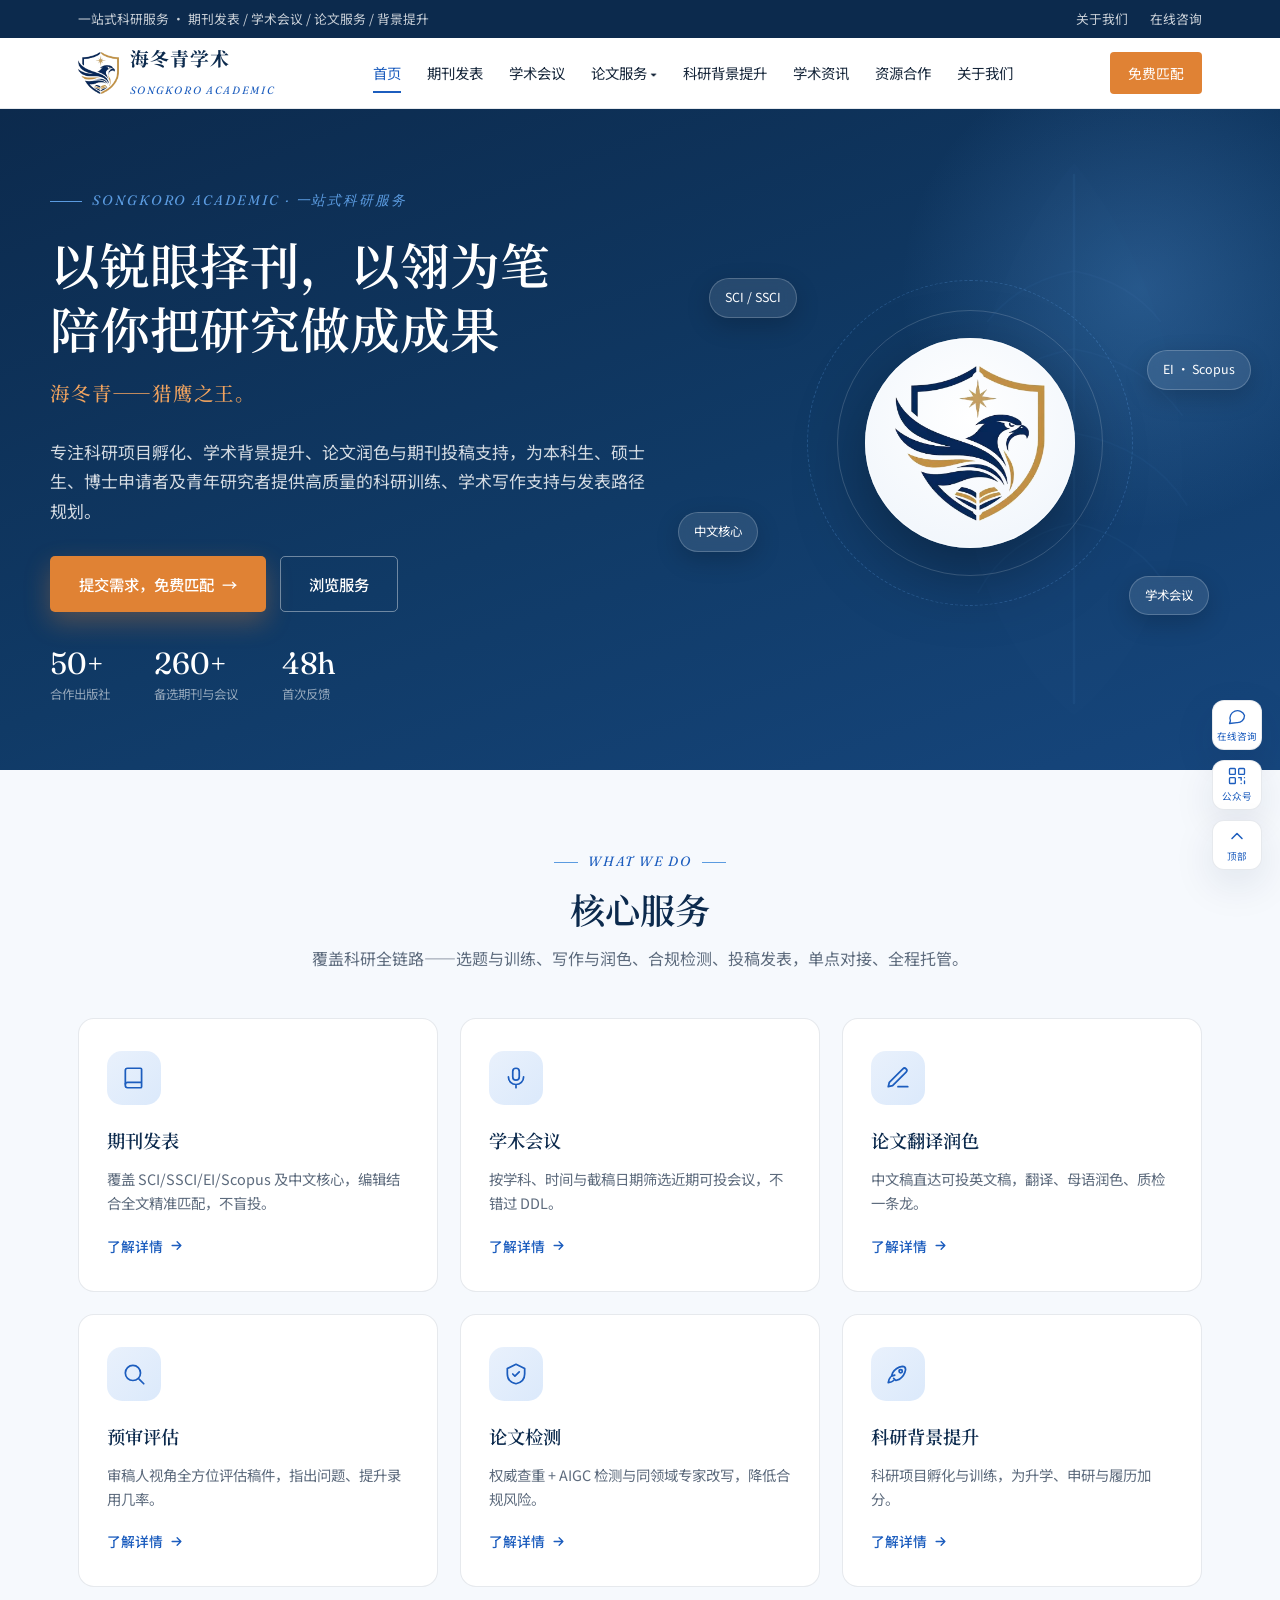
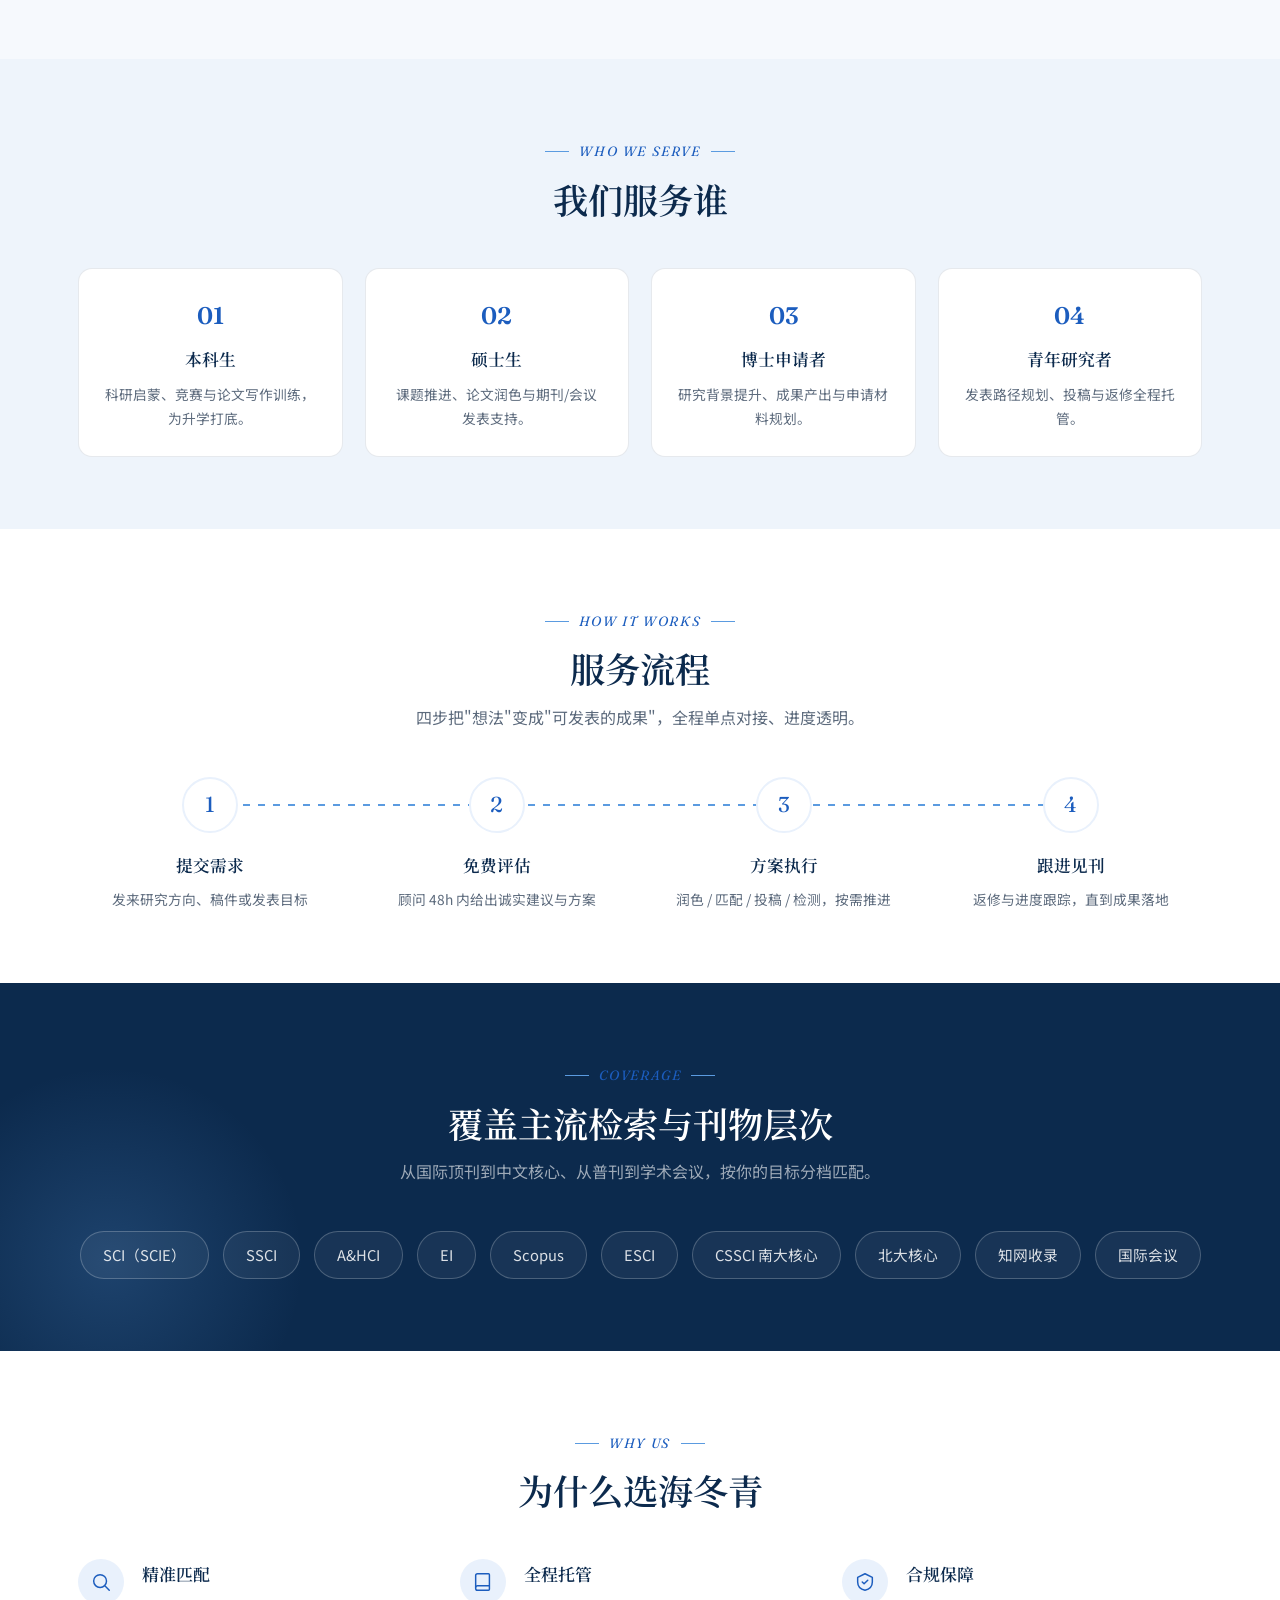
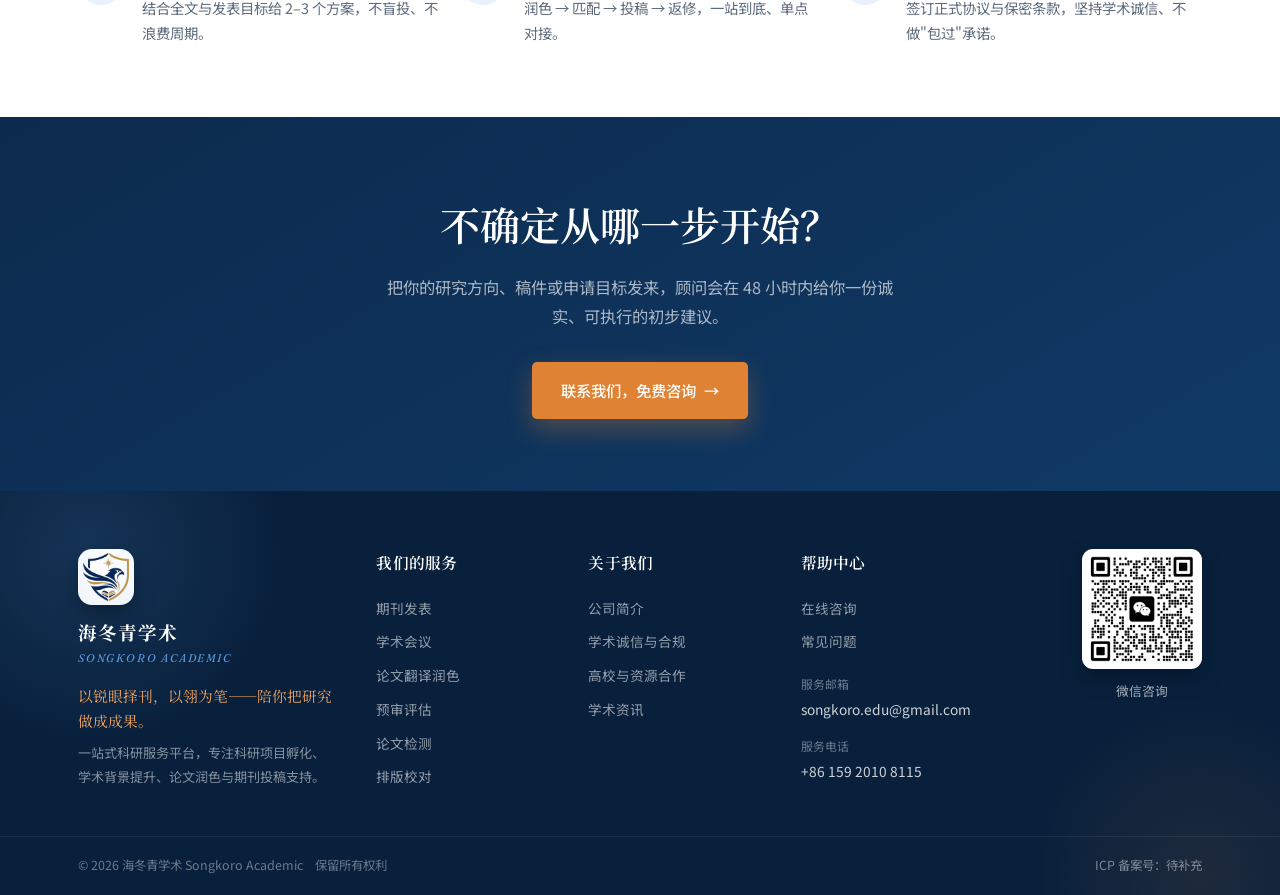
<file: index.html>
<!DOCTYPE html>
<html lang="zh-CN">
<head>
<meta charset="UTF-8" />
<meta name="viewport" content="width=device-width, initial-scale=1.0" />
<title>一站式科研服务平台 · 海冬青学术 Songkoro Academic</title>
<meta name="description" content="海冬青·专注科研项目孵化、学术背景提升、论文润色与期刊投稿支持的一站式科研服务平台" />
<link rel="icon" type="image/png" href="assets/logo.png" />
<link rel="preconnect" href="https://fonts.googleapis.com">
<link rel="preconnect" href="https://fonts.gstatic.com" crossorigin>
<link href="https://fonts.googleapis.com/css2?family=Fraunces:ital,opsz,wght@0,9..144,400;1,9..144,400;1,9..144,500&family=Noto+Serif+SC:wght@500;600;700&family=Noto+Sans+SC:wght@300;400;500;700&display=swap" rel="stylesheet">
<link rel="stylesheet" href="assets/site.css" />
</head>
<body>
<div class="util">
  <div class="wrap">
    <span>一站式科研服务 · 期刊发表 / 学术会议 / 论文服务 / 背景提升</span>
    <div class="util-right"><a href="about.html">关于我们</a><a href="#cta">在线咨询</a></div>
  </div>
</div>

<nav id="nav">
  <div class="wrap nav-in">
    <a class="brand" href="index.html">
      <span class="brand-mark"><img class="brand-logo" src="assets/logo.png" alt="海冬青学术 logo"></span>
      <span class="brand-text"><span class="brand-zh">海冬青学术</span><br><span class="brand-en">Songkoro Academic</span></span>
    </a>
        <div class="nav-links">
      <a href="index.html" class="active">首页</a>
      <a href="journals.html">期刊发表</a>
      <a href="conferences.html">学术会议</a>
      <div class="nav-drop">
        <a href="translation.html" class="nav-drop-t">论文服务 ▾</a>
        <div class="nav-menu">
          <a href="translation.html">论文翻译润色</a>
          <a href="prereview.html">预审评估</a>
          <a href="detection.html">论文检测</a>
          <a href="typesetting.html">排版校对</a>
        </div>
      </div>
      <a href="background.html">科研背景提升</a>
      <a href="news.html">学术资讯</a>
      <a href="cooperation.html">资源合作</a>
      <a href="about.html">关于我们</a>
    </div>
    <a href="#cta" class="nav-cta">免费匹配</a>
  </div>
</nav>
<header class="hero-wrap">
  <svg class="hero-feather" viewBox="0 0 300 500" fill="none"><path d="M150 20C150 20 60 120 60 280c0 90 50 170 90 200 40-30 90-110 90-200C240 120 150 20 150 20z" fill="#5b9be0" fill-opacity="0.10"/><path d="M150 30v440" stroke="#5b9be0" stroke-opacity="0.5" stroke-width="2" stroke-linecap="round"/><g stroke="#5b9be0" stroke-opacity="0.3" stroke-width="1.4" stroke-linecap="round"><path d="M150 110C120 116 95 130 78 152M150 110C180 116 205 130 222 152"/><path d="M150 175C112 182 82 200 60 230M150 175C188 182 218 200 240 230"/><path d="M150 245C108 253 76 273 56 305M150 245C192 253 224 273 244 305"/><path d="M150 320C114 328 86 348 70 378M150 320C186 328 214 348 230 378"/></g></svg>
  <div class="wrap hero-grid">
    <div class="hero">
      <div class="eyebrow">Songkoro Academic · 一站式科研服务</div>
      <h1>以锐眼择刊，以翎为笔<br>陪你把研究做成成果</h1>
      <p class="slogan">海冬青——猎鹰之王。</p>
      <p class="lead">专注科研项目孵化、学术背景提升、论文润色与期刊投稿支持，为本科生、硕士生、博士申请者及青年研究者提供高质量的科研训练、学术写作支持与发表路径规划。</p>
      <div class="hero-actions">
        <a class="btn btn-primary" href="#cta">提交需求，免费匹配 <span>→</span></a>
        <a class="btn btn-ghost" href="#services">浏览服务</a>
      </div>
      <div class="hero-stats">
        <div><div class="num">50+</div><div class="lbl">合作出版社</div></div>
        <div><div class="num">260+</div><div class="lbl">备选期刊与会议</div></div>
        <div><div class="num">48h</div><div class="lbl">首次反馈</div></div>
      </div>
    </div>
    <div class="hero-visual rv">
      <div class="hv-disc"><img src="assets/logo.png" alt="海冬青学术 logo"></div>
      <span class="hv-chip c1">SCI / SSCI</span>
      <span class="hv-chip c2">EI · Scopus</span>
      <span class="hv-chip c3">中文核心</span>
      <span class="hv-chip c4">学术会议</span>
    </div>
  </div>
</header>

<section id="services">
  <div class="wrap">
    <div class="sec-head rv"><div class="sec-tag">What we do</div><h2>核心服务</h2><p>覆盖科研全链路——选题与训练、写作与润色、合规检测、投稿发表，单点对接、全程托管。</p></div>
    <div class="grid-3">
      <a class="card rv" href="journals.html"><div class="ico"><svg viewBox="0 0 24 24" fill="none" stroke="currentColor" stroke-width="1.6"><path d="M4 5a2 2 0 0 1 2-2h12a1 1 0 0 1 1 1v16a1 1 0 0 1-1 1H6a2 2 0 0 1-2-2V5z"/><path d="M4 18a2 2 0 0 1 2-2h13"/></svg></div><h4>期刊发表</h4><p>覆盖 SCI/SSCI/EI/Scopus 及中文核心，编辑结合全文精准匹配，不盲投。</p><span class="more">了解详情 <svg viewBox="0 0 24 24" fill="none" stroke="currentColor" stroke-width="2.2"><path d="M5 12h14M13 6l6 6-6 6" stroke-linecap="round" stroke-linejoin="round"/></svg></span></a>
      <a class="card rv" href="conferences.html"><div class="ico"><svg viewBox="0 0 24 24" fill="none" stroke="currentColor" stroke-width="1.6"><rect x="9" y="3" width="6" height="11" rx="3"/><path d="M5 11a7 7 0 0 0 14 0M12 18v3" stroke-linecap="round"/></svg></div><h4>学术会议</h4><p>按学科、时间与截稿日期筛选近期可投会议，不错过 DDL。</p><span class="more">了解详情 <svg viewBox="0 0 24 24" fill="none" stroke="currentColor" stroke-width="2.2"><path d="M5 12h14M13 6l6 6-6 6" stroke-linecap="round" stroke-linejoin="round"/></svg></span></a>
      <a class="card rv" href="translation.html"><div class="ico"><svg viewBox="0 0 24 24" fill="none" stroke="currentColor" stroke-width="1.6"><path d="M12 20h9M16.5 3.5a2.1 2.1 0 0 1 3 3L7 19l-4 1 1-4 12.5-12.5z" stroke-linecap="round" stroke-linejoin="round"/></svg></div><h4>论文翻译润色</h4><p>中文稿直达可投英文稿，翻译、母语润色、质检一条龙。</p><span class="more">了解详情 <svg viewBox="0 0 24 24" fill="none" stroke="currentColor" stroke-width="2.2"><path d="M5 12h14M13 6l6 6-6 6" stroke-linecap="round" stroke-linejoin="round"/></svg></span></a>
      <a class="card rv" href="prereview.html"><div class="ico"><svg viewBox="0 0 24 24" fill="none" stroke="currentColor" stroke-width="1.6"><circle cx="11" cy="11" r="7"/><path d="m21 21-4.3-4.3" stroke-linecap="round"/></svg></div><h4>预审评估</h4><p>审稿人视角全方位评估稿件，指出问题、提升录用几率。</p><span class="more">了解详情 <svg viewBox="0 0 24 24" fill="none" stroke="currentColor" stroke-width="2.2"><path d="M5 12h14M13 6l6 6-6 6" stroke-linecap="round" stroke-linejoin="round"/></svg></span></a>
      <a class="card rv" href="detection.html"><div class="ico"><svg viewBox="0 0 24 24" fill="none" stroke="currentColor" stroke-width="1.6"><path d="M12 3l8 4v5c0 5-3.5 8-8 9-4.5-1-8-4-8-9V7l8-4z" stroke-linecap="round" stroke-linejoin="round"/><path d="m9 12 2 2 4-4" stroke-linecap="round" stroke-linejoin="round"/></svg></div><h4>论文检测</h4><p>权威查重 + AIGC 检测与同领域专家改写，降低合规风险。</p><span class="more">了解详情 <svg viewBox="0 0 24 24" fill="none" stroke="currentColor" stroke-width="2.2"><path d="M5 12h14M13 6l6 6-6 6" stroke-linecap="round" stroke-linejoin="round"/></svg></span></a>
      <a class="card rv" href="background.html"><div class="ico"><svg viewBox="0 0 24 24" fill="none" stroke="currentColor" stroke-width="1.6"><path d="M5 15c-1.5 1.5-2 5-2 5s3.5-.5 5-2M9 13l-3 1 1-3a13 13 0 0 1 9-6c2 0 3 1 3 3a13 13 0 0 1-6 9l-3 1-2-2" stroke-linecap="round" stroke-linejoin="round"/><circle cx="14.5" cy="9.5" r="1.5"/></svg></div><h4>科研背景提升</h4><p>科研项目孵化与训练，为升学、申研与履历加分。</p><span class="more">了解详情 <svg viewBox="0 0 24 24" fill="none" stroke="currentColor" stroke-width="2.2"><path d="M5 12h14M13 6l6 6-6 6" stroke-linecap="round" stroke-linejoin="round"/></svg></span></a>
    </div>
  </div>
</section>

<section class="audience">
  <div class="wrap">
    <div class="sec-head rv"><div class="sec-tag">Who we serve</div><h2>我们服务谁</h2></div>
    <div class="grid-4">
      <div class="aud-card rv"><div class="em">01</div><h4>本科生</h4><p>科研启蒙、竞赛与论文写作训练，为升学打底。</p></div>
      <div class="aud-card rv"><div class="em">02</div><h4>硕士生</h4><p>课题推进、论文润色与期刊/会议发表支持。</p></div>
      <div class="aud-card rv"><div class="em">03</div><h4>博士申请者</h4><p>研究背景提升、成果产出与申请材料规划。</p></div>
      <div class="aud-card rv"><div class="em">04</div><h4>青年研究者</h4><p>发表路径规划、投稿与返修全程托管。</p></div>
    </div>
  </div>
</section>

<section class="flow-sec">
  <div class="wrap">
    <div class="sec-head rv"><div class="sec-tag">How it works</div><h2>服务流程</h2><p>四步把"想法"变成"可发表的成果"，全程单点对接、进度透明。</p></div>
    <div class="flow">
      <div class="flow-step rv"><div class="fn">1</div><h4>提交需求</h4><p>发来研究方向、稿件或发表目标</p></div>
      <div class="flow-step rv"><div class="fn">2</div><h4>免费评估</h4><p>顾问 48h 内给出诚实建议与方案</p></div>
      <div class="flow-step rv"><div class="fn">3</div><h4>方案执行</h4><p>润色 / 匹配 / 投稿 / 检测，按需推进</p></div>
      <div class="flow-step rv"><div class="fn">4</div><h4>跟进见刊</h4><p>返修与进度跟踪，直到成果落地</p></div>
    </div>
  </div>
</section>

<section class="coverage">
  <div class="wrap">
    <div class="sec-head rv"><div class="sec-tag">Coverage</div><h2>覆盖主流检索与刊物层次</h2><p>从国际顶刊到中文核心、从普刊到学术会议，按你的目标分档匹配。</p></div>
    <div class="cov-tags rv">
      <span>SCI（SCIE）</span><span>SSCI</span><span>A&amp;HCI</span><span>EI</span><span>Scopus</span><span>ESCI</span><span>CSSCI 南大核心</span><span>北大核心</span><span>知网收录</span><span>国际会议</span>
    </div>
  </div>
</section>

<section class="band">
  <div class="wrap">
    <div class="sec-head rv"><div class="sec-tag">Why us</div><h2>为什么选海冬青</h2></div>
    <div class="grid-3">
      <div class="value rv"><div class="vi"><svg viewBox="0 0 24 24" fill="none" stroke="currentColor" stroke-width="1.6"><circle cx="11" cy="11" r="7"/><path d="m21 21-4.3-4.3" stroke-linecap="round"/></svg></div><div><h4>精准匹配</h4><p>结合全文与发表目标给 2–3 个方案，不盲投、不浪费周期。</p></div></div>
      <div class="value rv"><div class="vi"><svg viewBox="0 0 24 24" fill="none" stroke="currentColor" stroke-width="1.6"><path d="M4 5a2 2 0 0 1 2-2h12a1 1 0 0 1 1 1v16a1 1 0 0 1-1 1H6a2 2 0 0 1-2-2V5z"/><path d="M4 18a2 2 0 0 1 2-2h13"/></svg></div><div><h4>全程托管</h4><p>润色 → 匹配 → 投稿 → 返修，一站到底、单点对接。</p></div></div>
      <div class="value rv"><div class="vi"><svg viewBox="0 0 24 24" fill="none" stroke="currentColor" stroke-width="1.6"><path d="M12 3l8 4v5c0 5-3.5 8-8 9-4.5-1-8-4-8-9V7l8-4z" stroke-linecap="round" stroke-linejoin="round"/><path d="m9 12 2 2 4-4" stroke-linecap="round" stroke-linejoin="round"/></svg></div><div><h4>合规保障</h4><p>签订正式协议与保密条款，坚持学术诚信、不做"包过"承诺。</p></div></div>
    </div>
  </div>
</section>

<section id="cta" class="cta">
  <div class="wrap">
    <h2>不确定从哪一步开始？</h2>
    <p>把你的研究方向、稿件或申请目标发来，顾问会在 48 小时内给你一份诚实、可执行的初步建议。</p>
    <a class="btn btn-primary" href="#">联系我们，免费咨询 <span>→</span></a>
  </div>
</section>

<footer class="site-footer">
  <div class="wrap foot-top">

    <div class="foot-brand">
      <div class="foot-logo"><img src="assets/logo.png" alt="海冬青学术 logo"></div>
      <span class="foot-zh">海冬青学术</span>
      <span class="foot-en">Songkoro Academic</span>
      <p class="foot-slogan">以锐眼择刊，以翎为笔——陪你把研究做成成果。</p>
      <p class="foot-desc">一站式科研服务平台，专注科研项目孵化、学术背景提升、论文润色与期刊投稿支持。</p>
    </div>

    <div class="foot-col">
      <h5>我们的服务</h5>
      <a href="journals.html">期刊发表</a>
      <a href="conferences.html">学术会议</a>
      <a href="translation.html">论文翻译润色</a>
      <a href="prereview.html">预审评估</a>
      <a href="detection.html">论文检测</a>
      <a href="typesetting.html">排版校对</a>
    </div>

    <div class="foot-col">
      <h5>关于我们</h5>
      <a href="about.html">公司简介</a>
      <a href="about.html">学术诚信与合规</a>
      <a href="cooperation.html">高校与资源合作</a>
      <a href="news.html">学术资讯</a>
    </div>

    <div class="foot-col foot-contact">
      <h5>帮助中心</h5>
      <a href="#cta">在线咨询</a>
      <a href="#">常见问题</a>
      <div class="foot-info">
        <span>服务邮箱</span>
        <a href="mailto:songkoro.edu@gmail.com">songkoro.edu@gmail.com</a>
      </div>
      <div class="foot-info">
        <span>服务电话</span>
        <a href="tel:+8615920108115">+86 159 2010 8115</a>
      </div>
    </div>

    <div class="foot-qr">
      <div class="qr-card">
        <img src="assets/wechat-qr.png" alt="微信咨询二维码">
        <span>微信咨询</span>
      </div>
    </div>

  </div>

  <div class="foot-bottom">
    <div class="wrap foot-bottom-in">
      <span>© 2026 海冬青学术 Songkoro Academic　保留所有权利</span>
      <span><a href="https://beian.miit.gov.cn" target="_blank" rel="noopener">ICP 备案号：待补充</a></span>
    </div>
  </div>
</footer>

<div class="rail">
  <a href="#cta"><svg viewBox="0 0 24 24" fill="none" stroke="currentColor" stroke-width="1.6"><path d="M21 11.5a8.4 8.4 0 0 1-9 8.4L3 21l1.1-3.3A8.4 8.4 0 1 1 21 11.5z" stroke-linecap="round" stroke-linejoin="round"/></svg>在线咨询</a>
  <a href="#cta"><svg viewBox="0 0 24 24" fill="none" stroke="currentColor" stroke-width="1.6"><rect x="3" y="3" width="7" height="7" rx="1"/><rect x="14" y="3" width="7" height="7" rx="1"/><rect x="3" y="14" width="7" height="7" rx="1"/><path d="M14 14h3v3M21 21v-3M17 21h.01M21 14h.01" stroke-linecap="round"/></svg>公众号</a>
  <a href="#" onclick="window.scrollTo({top:0,behavior:'smooth'});return false;"><svg viewBox="0 0 24 24" fill="none" stroke="currentColor" stroke-width="1.8"><path d="m6 15 6-6 6 6" stroke-linecap="round" stroke-linejoin="round"/></svg>顶部</a>
</div>

<script>
  const nav=document.getElementById('nav');
  addEventListener('scroll',()=>nav.classList.toggle('scrolled',scrollY>20));
  const io=new IntersectionObserver(es=>es.forEach(e=>{if(e.isIntersecting){e.target.classList.add('in');io.unobserve(e.target)}}),{threshold:.08});
  document.querySelectorAll('.rv').forEach(el=>io.observe(el));
</script>
</body>
</html>
</file>
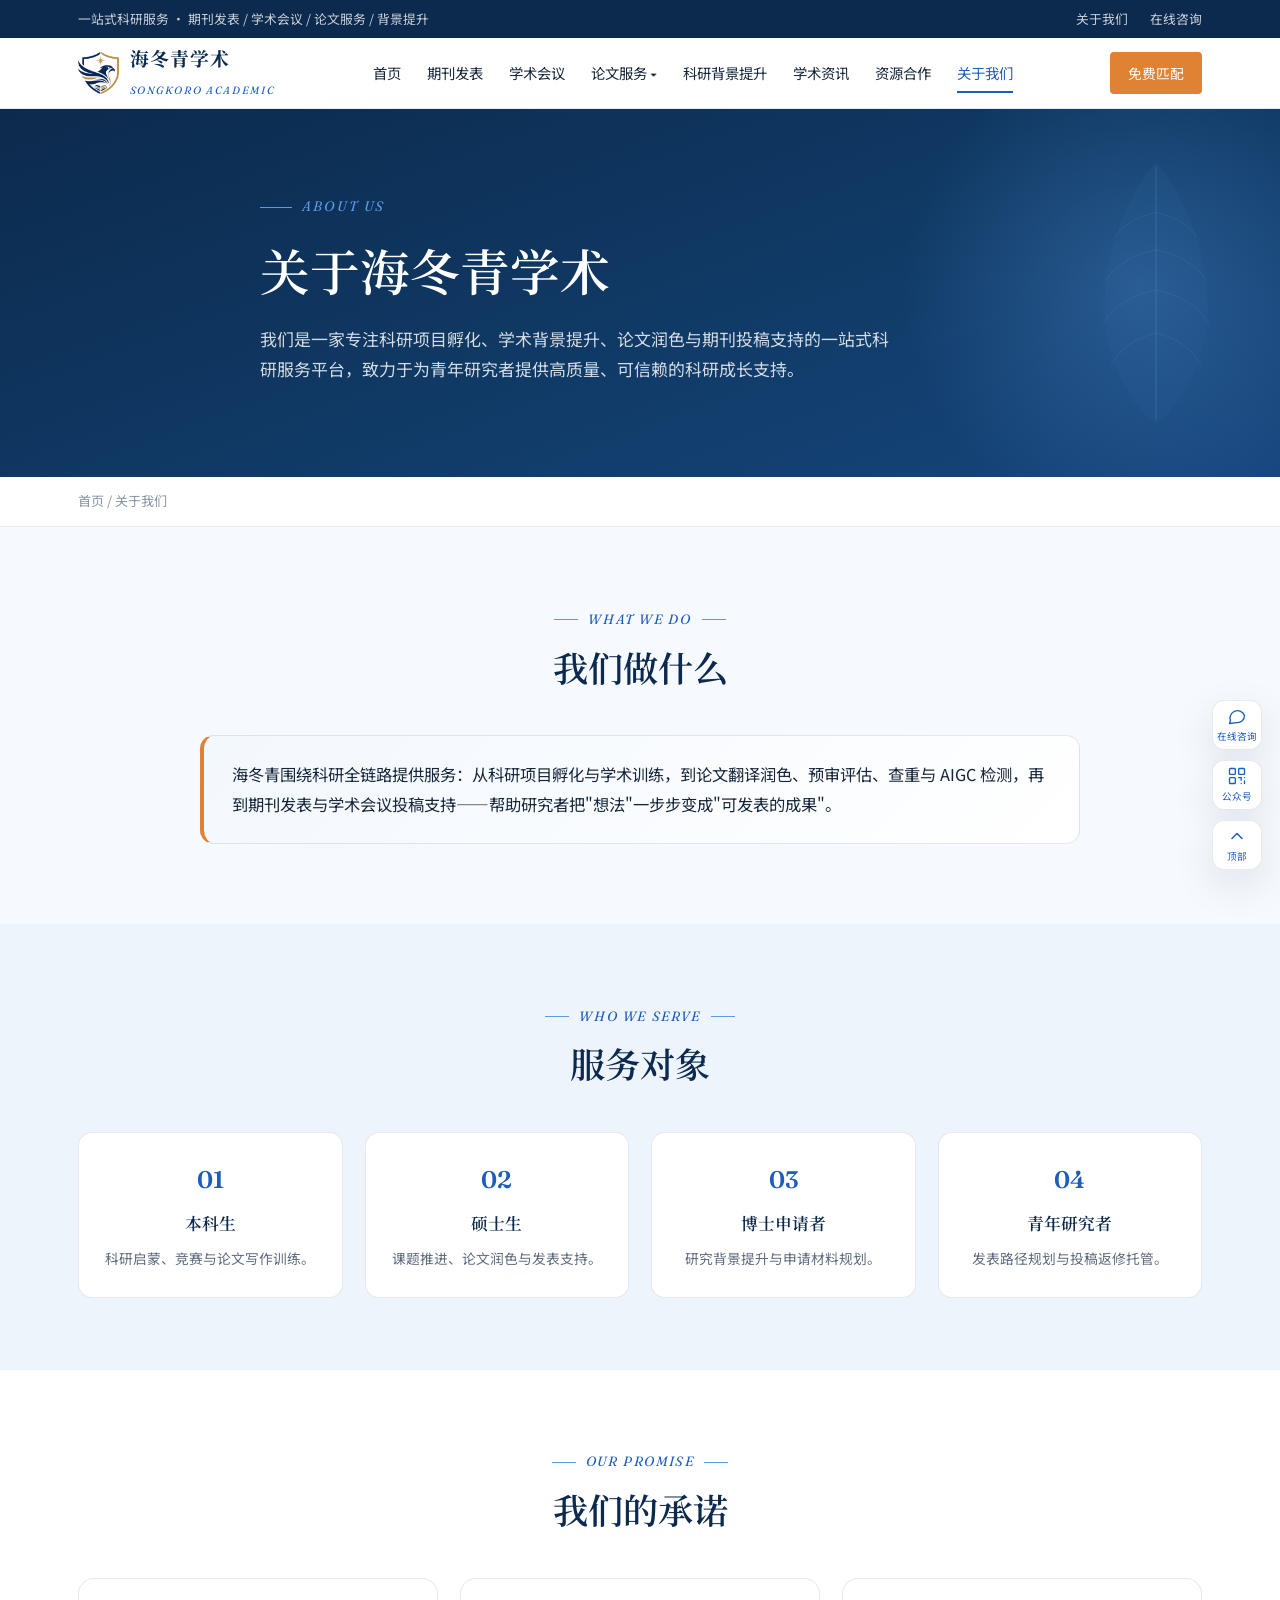
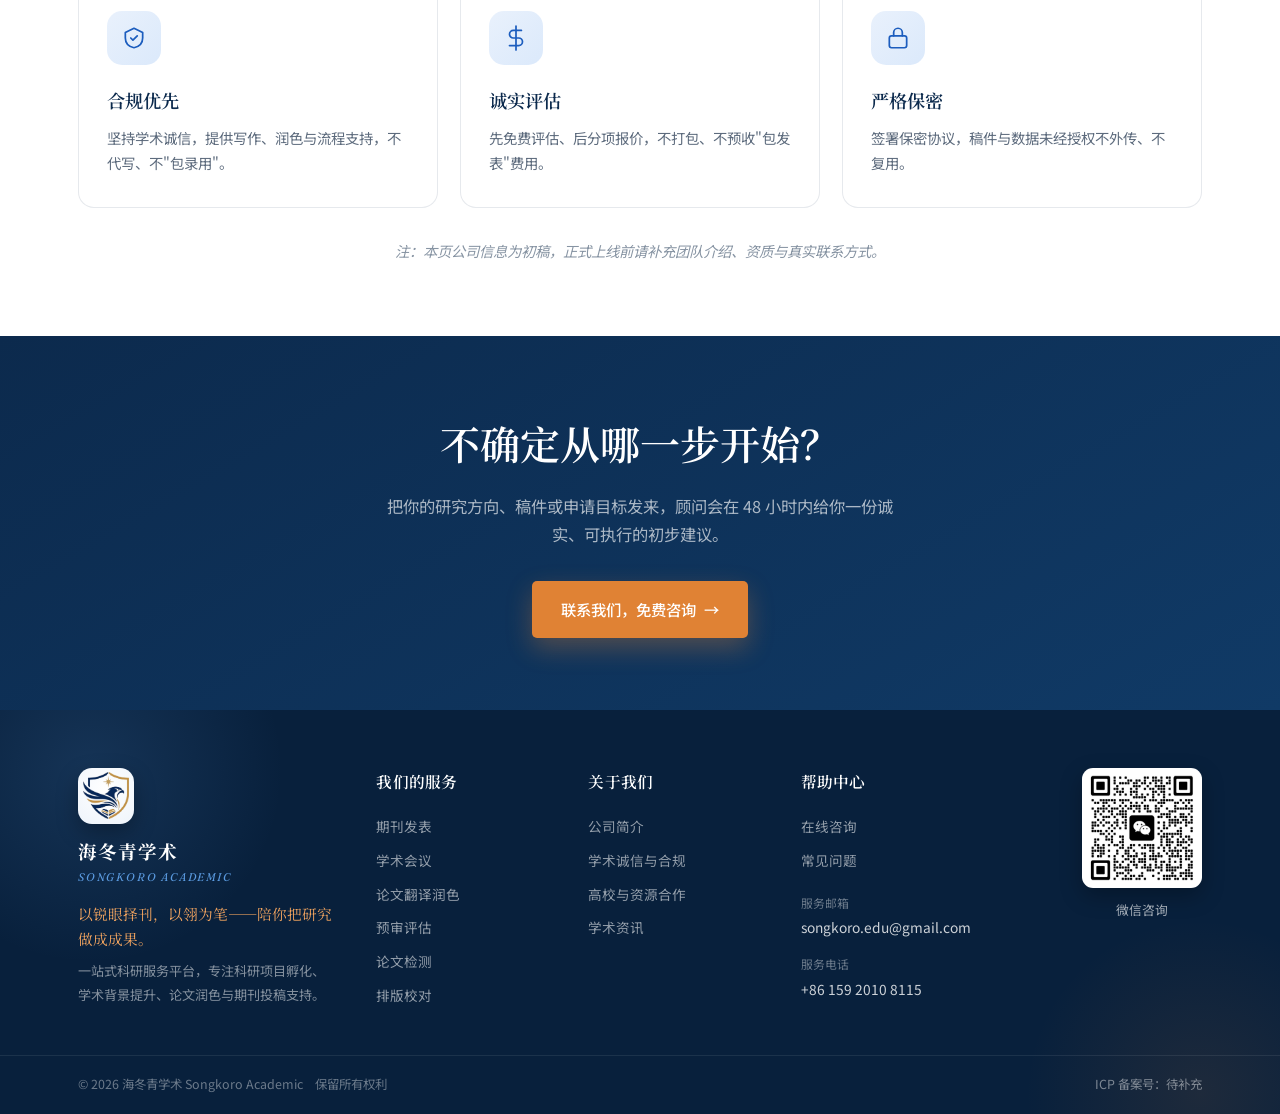
<file: about.html>
<!DOCTYPE html>
<html lang="zh-CN">
<head>
<meta charset="UTF-8" />
<meta name="viewport" content="width=device-width, initial-scale=1.0" />
<title>关于我们 · 海冬青学术 Songkoro Academic</title>
<meta name="description" content="海冬青学术——一站式科研服务平台，服务本科生、硕士生、博士申请者与青年研究者" />
<link rel="icon" type="image/png" href="assets/logo.png" />
<link rel="preconnect" href="https://fonts.googleapis.com">
<link rel="preconnect" href="https://fonts.gstatic.com" crossorigin>
<link href="https://fonts.googleapis.com/css2?family=Fraunces:ital,opsz,wght@0,9..144,400;1,9..144,400;1,9..144,500&family=Noto+Serif+SC:wght@500;600;700&family=Noto+Sans+SC:wght@300;400;500;700&display=swap" rel="stylesheet">
<link rel="stylesheet" href="assets/site.css" />
</head>
<body>
<div class="util">
  <div class="wrap">
    <span>一站式科研服务 · 期刊发表 / 学术会议 / 论文服务 / 背景提升</span>
    <div class="util-right"><a href="about.html">关于我们</a><a href="#cta">在线咨询</a></div>
  </div>
</div>

<nav id="nav">
  <div class="wrap nav-in">
    <a class="brand" href="index.html">
      <span class="brand-mark"><img class="brand-logo" src="assets/logo.png" alt="海冬青学术 logo"></span>
      <span class="brand-text"><span class="brand-zh">海冬青学术</span><br><span class="brand-en">Songkoro Academic</span></span>
    </a>
        <div class="nav-links">
      <a href="index.html">首页</a>
      <a href="journals.html">期刊发表</a>
      <a href="conferences.html">学术会议</a>
      <div class="nav-drop">
        <a href="translation.html" class="nav-drop-t">论文服务 ▾</a>
        <div class="nav-menu">
          <a href="translation.html">论文翻译润色</a>
          <a href="prereview.html">预审评估</a>
          <a href="detection.html">论文检测</a>
          <a href="typesetting.html">排版校对</a>
        </div>
      </div>
      <a href="background.html">科研背景提升</a>
      <a href="news.html">学术资讯</a>
      <a href="cooperation.html">资源合作</a>
      <a href="about.html" class="active">关于我们</a>
    </div>
    <a href="#cta" class="nav-cta">免费匹配</a>
  </div>
</nav>
<header class="hero-wrap">
  <div class="wrap hero">
    <div class="eyebrow">About us</div>
    <h1>关于海冬青学术</h1>
    <p class="lead">我们是一家专注科研项目孵化、学术背景提升、论文润色与期刊投稿支持的一站式科研服务平台，致力于为青年研究者提供高质量、可信赖的科研成长支持。</p>
  </div>
</header>
<div class="crumb"><div class="wrap"><a href="index.html">首页</a> / 关于我们</div></div>
<section>
  <div class="wrap">
    <div class="sec-head rv"><div class="sec-tag">What we do</div><h2>我们做什么</h2></div>
    <div class="lead-card rv">海冬青围绕科研全链路提供服务：从科研项目孵化与学术训练，到论文翻译润色、预审评估、查重与 AIGC 检测，再到期刊发表与学术会议投稿支持——帮助研究者把"想法"一步步变成"可发表的成果"。</div>
  </div>
</section>

<section class="audience">
  <div class="wrap">
    <div class="sec-head rv"><div class="sec-tag">Who we serve</div><h2>服务对象</h2></div>
    <div class="grid-4">
      <div class="aud-card rv"><div class="em">01</div><h4>本科生</h4><p>科研启蒙、竞赛与论文写作训练。</p></div>
      <div class="aud-card rv"><div class="em">02</div><h4>硕士生</h4><p>课题推进、论文润色与发表支持。</p></div>
      <div class="aud-card rv"><div class="em">03</div><h4>博士申请者</h4><p>研究背景提升与申请材料规划。</p></div>
      <div class="aud-card rv"><div class="em">04</div><h4>青年研究者</h4><p>发表路径规划与投稿返修托管。</p></div>
    </div>
  </div>
</section>

<section class="band">
  <div class="wrap">
    <div class="sec-head rv"><div class="sec-tag">Our promise</div><h2>我们的承诺</h2></div>
    <div class="grid-3">
      <div class="card rv"><div class="ico"><svg viewBox="0 0 24 24" fill="none" stroke="currentColor" stroke-width="1.6"><path d="M12 3l8 4v5c0 5-3.5 8-8 9-4.5-1-8-4-8-9V7l8-4z" stroke-linecap="round" stroke-linejoin="round"/><path d="m9 12 2 2 4-4" stroke-linecap="round" stroke-linejoin="round"/></svg></div><h4>合规优先</h4><p>坚持学术诚信，提供写作、润色与流程支持，不代写、不"包录用"。</p></div>
      <div class="card rv"><div class="ico"><svg viewBox="0 0 24 24" fill="none" stroke="currentColor" stroke-width="1.6"><path d="M12 1v22M17 5H9.5a3.5 3.5 0 0 0 0 7h5a3.5 3.5 0 0 1 0 7H6" stroke-linecap="round" stroke-linejoin="round"/></svg></div><h4>诚实评估</h4><p>先免费评估、后分项报价，不打包、不预收"包发表"费用。</p></div>
      <div class="card rv"><div class="ico"><svg viewBox="0 0 24 24" fill="none" stroke="currentColor" stroke-width="1.6"><rect x="4" y="10" width="16" height="11" rx="2"/><path d="M8 10V7a4 4 0 0 1 8 0v3" stroke-linecap="round"/></svg></div><h4>严格保密</h4><p>签署保密协议，稿件与数据未经授权不外传、不复用。</p></div>
    </div>
    <p class="soon-note">注：本页公司信息为初稿，正式上线前请补充团队介绍、资质与真实联系方式。</p>
  </div>
</section>

<section id="cta" class="cta">
  <div class="wrap">
    <h2>不确定从哪一步开始？</h2>
    <p>把你的研究方向、稿件或申请目标发来，顾问会在 48 小时内给你一份诚实、可执行的初步建议。</p>
    <a class="btn btn-primary" href="#">联系我们，免费咨询 <span>→</span></a>
  </div>
</section>

<footer class="site-footer">
  <div class="wrap foot-top">

    <div class="foot-brand">
      <div class="foot-logo"><img src="assets/logo.png" alt="海冬青学术 logo"></div>
      <span class="foot-zh">海冬青学术</span>
      <span class="foot-en">Songkoro Academic</span>
      <p class="foot-slogan">以锐眼择刊，以翎为笔——陪你把研究做成成果。</p>
      <p class="foot-desc">一站式科研服务平台，专注科研项目孵化、学术背景提升、论文润色与期刊投稿支持。</p>
    </div>

    <div class="foot-col">
      <h5>我们的服务</h5>
      <a href="journals.html">期刊发表</a>
      <a href="conferences.html">学术会议</a>
      <a href="translation.html">论文翻译润色</a>
      <a href="prereview.html">预审评估</a>
      <a href="detection.html">论文检测</a>
      <a href="typesetting.html">排版校对</a>
    </div>

    <div class="foot-col">
      <h5>关于我们</h5>
      <a href="about.html">公司简介</a>
      <a href="about.html">学术诚信与合规</a>
      <a href="cooperation.html">高校与资源合作</a>
      <a href="news.html">学术资讯</a>
    </div>

    <div class="foot-col foot-contact">
      <h5>帮助中心</h5>
      <a href="#cta">在线咨询</a>
      <a href="#">常见问题</a>
      <div class="foot-info">
        <span>服务邮箱</span>
        <a href="mailto:songkoro.edu@gmail.com">songkoro.edu@gmail.com</a>
      </div>
      <div class="foot-info">
        <span>服务电话</span>
        <a href="tel:+8615920108115">+86 159 2010 8115</a>
      </div>
    </div>

    <div class="foot-qr">
      <div class="qr-card">
        <img src="assets/wechat-qr.png" alt="微信咨询二维码">
        <span>微信咨询</span>
      </div>
    </div>

  </div>

  <div class="foot-bottom">
    <div class="wrap foot-bottom-in">
      <span>© 2026 海冬青学术 Songkoro Academic　保留所有权利</span>
      <span><a href="https://beian.miit.gov.cn" target="_blank" rel="noopener">ICP 备案号：待补充</a></span>
    </div>
  </div>
</footer>

<div class="rail">
  <a href="#cta"><svg viewBox="0 0 24 24" fill="none" stroke="currentColor" stroke-width="1.6"><path d="M21 11.5a8.4 8.4 0 0 1-9 8.4L3 21l1.1-3.3A8.4 8.4 0 1 1 21 11.5z" stroke-linecap="round" stroke-linejoin="round"/></svg>在线咨询</a>
  <a href="#cta"><svg viewBox="0 0 24 24" fill="none" stroke="currentColor" stroke-width="1.6"><rect x="3" y="3" width="7" height="7" rx="1"/><rect x="14" y="3" width="7" height="7" rx="1"/><rect x="3" y="14" width="7" height="7" rx="1"/><path d="M14 14h3v3M21 21v-3M17 21h.01M21 14h.01" stroke-linecap="round"/></svg>公众号</a>
  <a href="#" onclick="window.scrollTo({top:0,behavior:'smooth'});return false;"><svg viewBox="0 0 24 24" fill="none" stroke="currentColor" stroke-width="1.8"><path d="m6 15 6-6 6 6" stroke-linecap="round" stroke-linejoin="round"/></svg>顶部</a>
</div>

<script>
  const nav=document.getElementById('nav');
  addEventListener('scroll',()=>nav.classList.toggle('scrolled',scrollY>20));
  const io=new IntersectionObserver(es=>es.forEach(e=>{if(e.isIntersecting){e.target.classList.add('in');io.unobserve(e.target)}}),{threshold:.08});
  document.querySelectorAll('.rv').forEach(el=>io.observe(el));
</script>
</body>
</html>
</file>
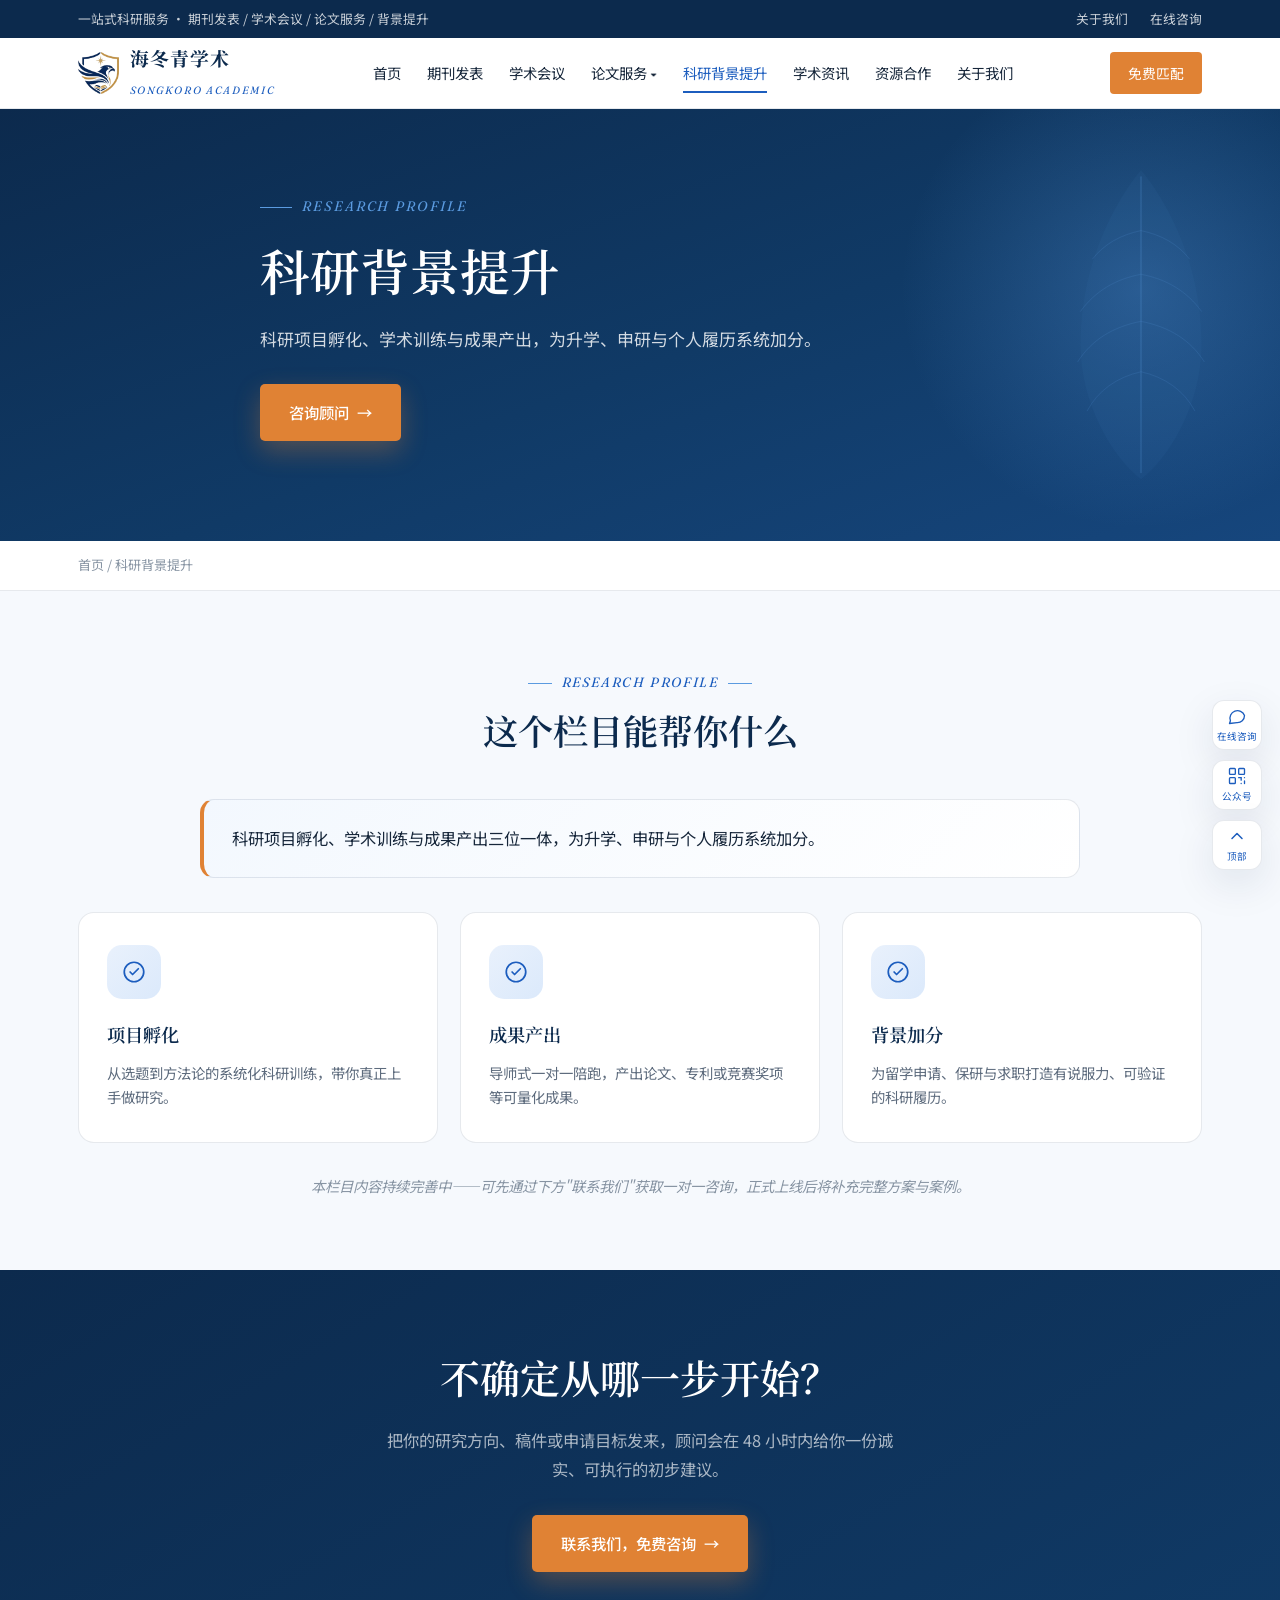
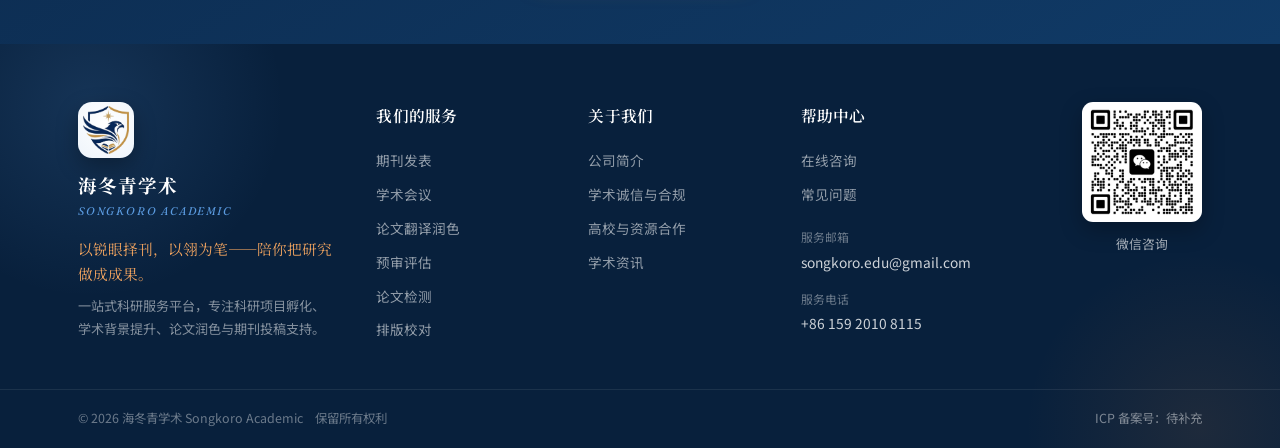
<file: background.html>
<!DOCTYPE html>
<html lang="zh-CN">
<head>
<meta charset="UTF-8" />
<meta name="viewport" content="width=device-width, initial-scale=1.0" />
<title>科研背景提升 · 海冬青学术 Songkoro Academic</title>
<meta name="description" content="科研项目孵化与学术训练，为升学、申研与履历加分" />
<link rel="icon" type="image/png" href="assets/logo.png" />
<link rel="preconnect" href="https://fonts.googleapis.com">
<link rel="preconnect" href="https://fonts.gstatic.com" crossorigin>
<link href="https://fonts.googleapis.com/css2?family=Fraunces:ital,opsz,wght@0,9..144,400;1,9..144,400;1,9..144,500&family=Noto+Serif+SC:wght@500;600;700&family=Noto+Sans+SC:wght@300;400;500;700&display=swap" rel="stylesheet">
<link rel="stylesheet" href="assets/site.css" />
</head>
<body>
<div class="util">
  <div class="wrap">
    <span>一站式科研服务 · 期刊发表 / 学术会议 / 论文服务 / 背景提升</span>
    <div class="util-right"><a href="about.html">关于我们</a><a href="#cta">在线咨询</a></div>
  </div>
</div>

<nav id="nav">
  <div class="wrap nav-in">
    <a class="brand" href="index.html">
      <span class="brand-mark"><img class="brand-logo" src="assets/logo.png" alt="海冬青学术 logo"></span>
      <span class="brand-text"><span class="brand-zh">海冬青学术</span><br><span class="brand-en">Songkoro Academic</span></span>
    </a>
        <div class="nav-links">
      <a href="index.html">首页</a>
      <a href="journals.html">期刊发表</a>
      <a href="conferences.html">学术会议</a>
      <div class="nav-drop">
        <a href="translation.html" class="nav-drop-t">论文服务 ▾</a>
        <div class="nav-menu">
          <a href="translation.html">论文翻译润色</a>
          <a href="prereview.html">预审评估</a>
          <a href="detection.html">论文检测</a>
          <a href="typesetting.html">排版校对</a>
        </div>
      </div>
      <a href="background.html" class="active">科研背景提升</a>
      <a href="news.html">学术资讯</a>
      <a href="cooperation.html">资源合作</a>
      <a href="about.html">关于我们</a>
    </div>
    <a href="#cta" class="nav-cta">免费匹配</a>
  </div>
</nav>
<header class="hero-wrap">
  <div class="wrap hero">
    <div class="eyebrow">Research profile</div>
    <h1>科研背景提升</h1>
    <p class="lead">科研项目孵化、学术训练与成果产出，为升学、申研与个人履历系统加分。</p>
    <div class="hero-actions"><a class="btn btn-primary" href="#cta">咨询顾问 <span>→</span></a></div>
  </div>
</header>
<div class="crumb"><div class="wrap"><a href="index.html">首页</a> / 科研背景提升</div></div>
<section>
  <div class="wrap">
    <div class="sec-head rv"><div class="sec-tag">Research profile</div><h2>这个栏目能帮你什么</h2></div>
    <div class="lead-card rv">科研项目孵化、学术训练与成果产出三位一体，为升学、申研与个人履历系统加分。</div>
    <div class="grid-3" style="margin-top:34px"><div class="card rv"><div class="ico"><svg viewBox="0 0 24 24" fill="none" stroke="currentColor" stroke-width="1.6"><circle cx="12" cy="12" r="9"/><path d="m8.4 12 2.3 2.3L16 9" stroke-linecap="round" stroke-linejoin="round"/></svg></div><h4>项目孵化</h4><p>从选题到方法论的系统化科研训练，带你真正上手做研究。</p></div><div class="card rv"><div class="ico"><svg viewBox="0 0 24 24" fill="none" stroke="currentColor" stroke-width="1.6"><circle cx="12" cy="12" r="9"/><path d="m8.4 12 2.3 2.3L16 9" stroke-linecap="round" stroke-linejoin="round"/></svg></div><h4>成果产出</h4><p>导师式一对一陪跑，产出论文、专利或竞赛奖项等可量化成果。</p></div><div class="card rv"><div class="ico"><svg viewBox="0 0 24 24" fill="none" stroke="currentColor" stroke-width="1.6"><circle cx="12" cy="12" r="9"/><path d="m8.4 12 2.3 2.3L16 9" stroke-linecap="round" stroke-linejoin="round"/></svg></div><h4>背景加分</h4><p>为留学申请、保研与求职打造有说服力、可验证的科研履历。</p></div></div>
    <p class="soon-note">本栏目内容持续完善中——可先通过下方"联系我们"获取一对一咨询，正式上线后将补充完整方案与案例。</p>
  </div>
</section>

<section id="cta" class="cta">
  <div class="wrap">
    <h2>不确定从哪一步开始？</h2>
    <p>把你的研究方向、稿件或申请目标发来，顾问会在 48 小时内给你一份诚实、可执行的初步建议。</p>
    <a class="btn btn-primary" href="#">联系我们，免费咨询 <span>→</span></a>
  </div>
</section>

<footer class="site-footer">
  <div class="wrap foot-top">

    <div class="foot-brand">
      <div class="foot-logo"><img src="assets/logo.png" alt="海冬青学术 logo"></div>
      <span class="foot-zh">海冬青学术</span>
      <span class="foot-en">Songkoro Academic</span>
      <p class="foot-slogan">以锐眼择刊，以翎为笔——陪你把研究做成成果。</p>
      <p class="foot-desc">一站式科研服务平台，专注科研项目孵化、学术背景提升、论文润色与期刊投稿支持。</p>
    </div>

    <div class="foot-col">
      <h5>我们的服务</h5>
      <a href="journals.html">期刊发表</a>
      <a href="conferences.html">学术会议</a>
      <a href="translation.html">论文翻译润色</a>
      <a href="prereview.html">预审评估</a>
      <a href="detection.html">论文检测</a>
      <a href="typesetting.html">排版校对</a>
    </div>

    <div class="foot-col">
      <h5>关于我们</h5>
      <a href="about.html">公司简介</a>
      <a href="about.html">学术诚信与合规</a>
      <a href="cooperation.html">高校与资源合作</a>
      <a href="news.html">学术资讯</a>
    </div>

    <div class="foot-col foot-contact">
      <h5>帮助中心</h5>
      <a href="#cta">在线咨询</a>
      <a href="#">常见问题</a>
      <div class="foot-info">
        <span>服务邮箱</span>
        <a href="mailto:songkoro.edu@gmail.com">songkoro.edu@gmail.com</a>
      </div>
      <div class="foot-info">
        <span>服务电话</span>
        <a href="tel:+8615920108115">+86 159 2010 8115</a>
      </div>
    </div>

    <div class="foot-qr">
      <div class="qr-card">
        <img src="assets/wechat-qr.png" alt="微信咨询二维码">
        <span>微信咨询</span>
      </div>
    </div>

  </div>

  <div class="foot-bottom">
    <div class="wrap foot-bottom-in">
      <span>© 2026 海冬青学术 Songkoro Academic　保留所有权利</span>
      <span><a href="https://beian.miit.gov.cn" target="_blank" rel="noopener">ICP 备案号：待补充</a></span>
    </div>
  </div>
</footer>

<div class="rail">
  <a href="#cta"><svg viewBox="0 0 24 24" fill="none" stroke="currentColor" stroke-width="1.6"><path d="M21 11.5a8.4 8.4 0 0 1-9 8.4L3 21l1.1-3.3A8.4 8.4 0 1 1 21 11.5z" stroke-linecap="round" stroke-linejoin="round"/></svg>在线咨询</a>
  <a href="#cta"><svg viewBox="0 0 24 24" fill="none" stroke="currentColor" stroke-width="1.6"><rect x="3" y="3" width="7" height="7" rx="1"/><rect x="14" y="3" width="7" height="7" rx="1"/><rect x="3" y="14" width="7" height="7" rx="1"/><path d="M14 14h3v3M21 21v-3M17 21h.01M21 14h.01" stroke-linecap="round"/></svg>公众号</a>
  <a href="#" onclick="window.scrollTo({top:0,behavior:'smooth'});return false;"><svg viewBox="0 0 24 24" fill="none" stroke="currentColor" stroke-width="1.8"><path d="m6 15 6-6 6 6" stroke-linecap="round" stroke-linejoin="round"/></svg>顶部</a>
</div>

<script>
  const nav=document.getElementById('nav');
  addEventListener('scroll',()=>nav.classList.toggle('scrolled',scrollY>20));
  const io=new IntersectionObserver(es=>es.forEach(e=>{if(e.isIntersecting){e.target.classList.add('in');io.unobserve(e.target)}}),{threshold:.08});
  document.querySelectorAll('.rv').forEach(el=>io.observe(el));
</script>
</body>
</html>
</file>
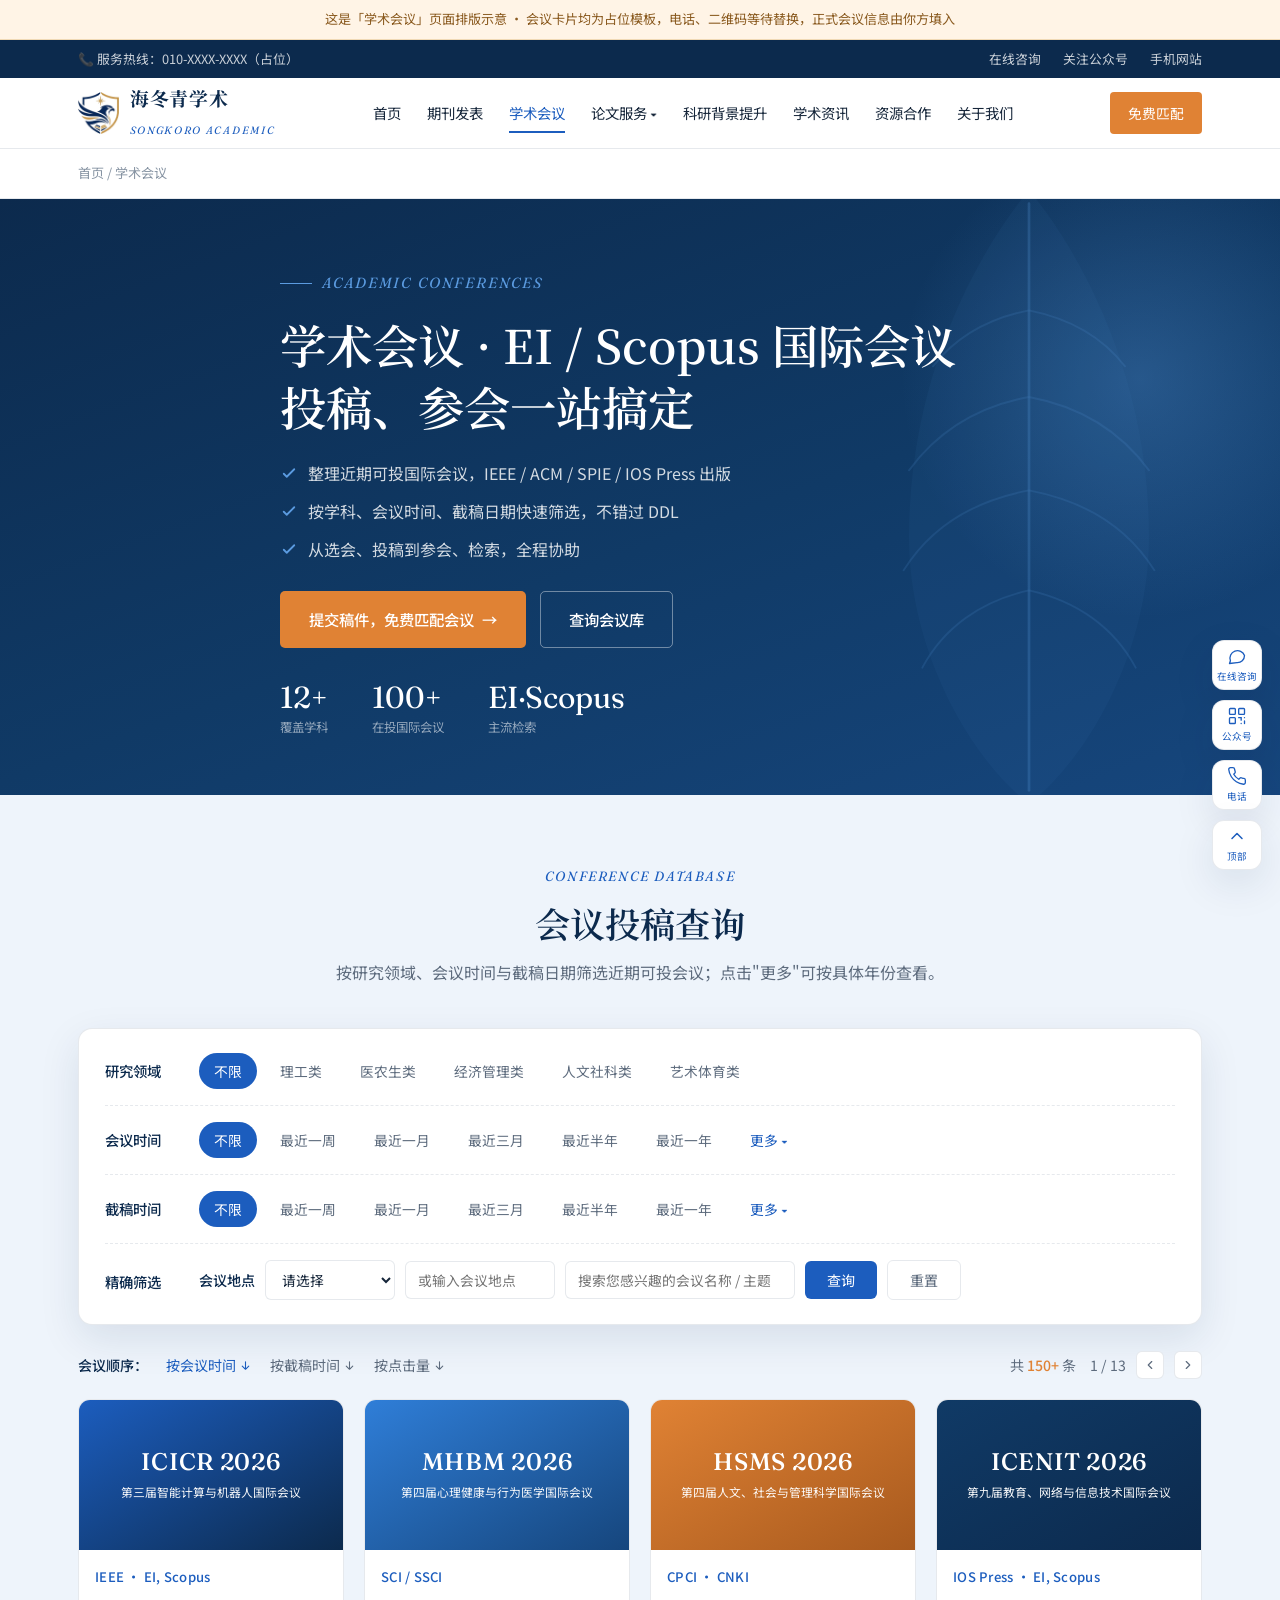
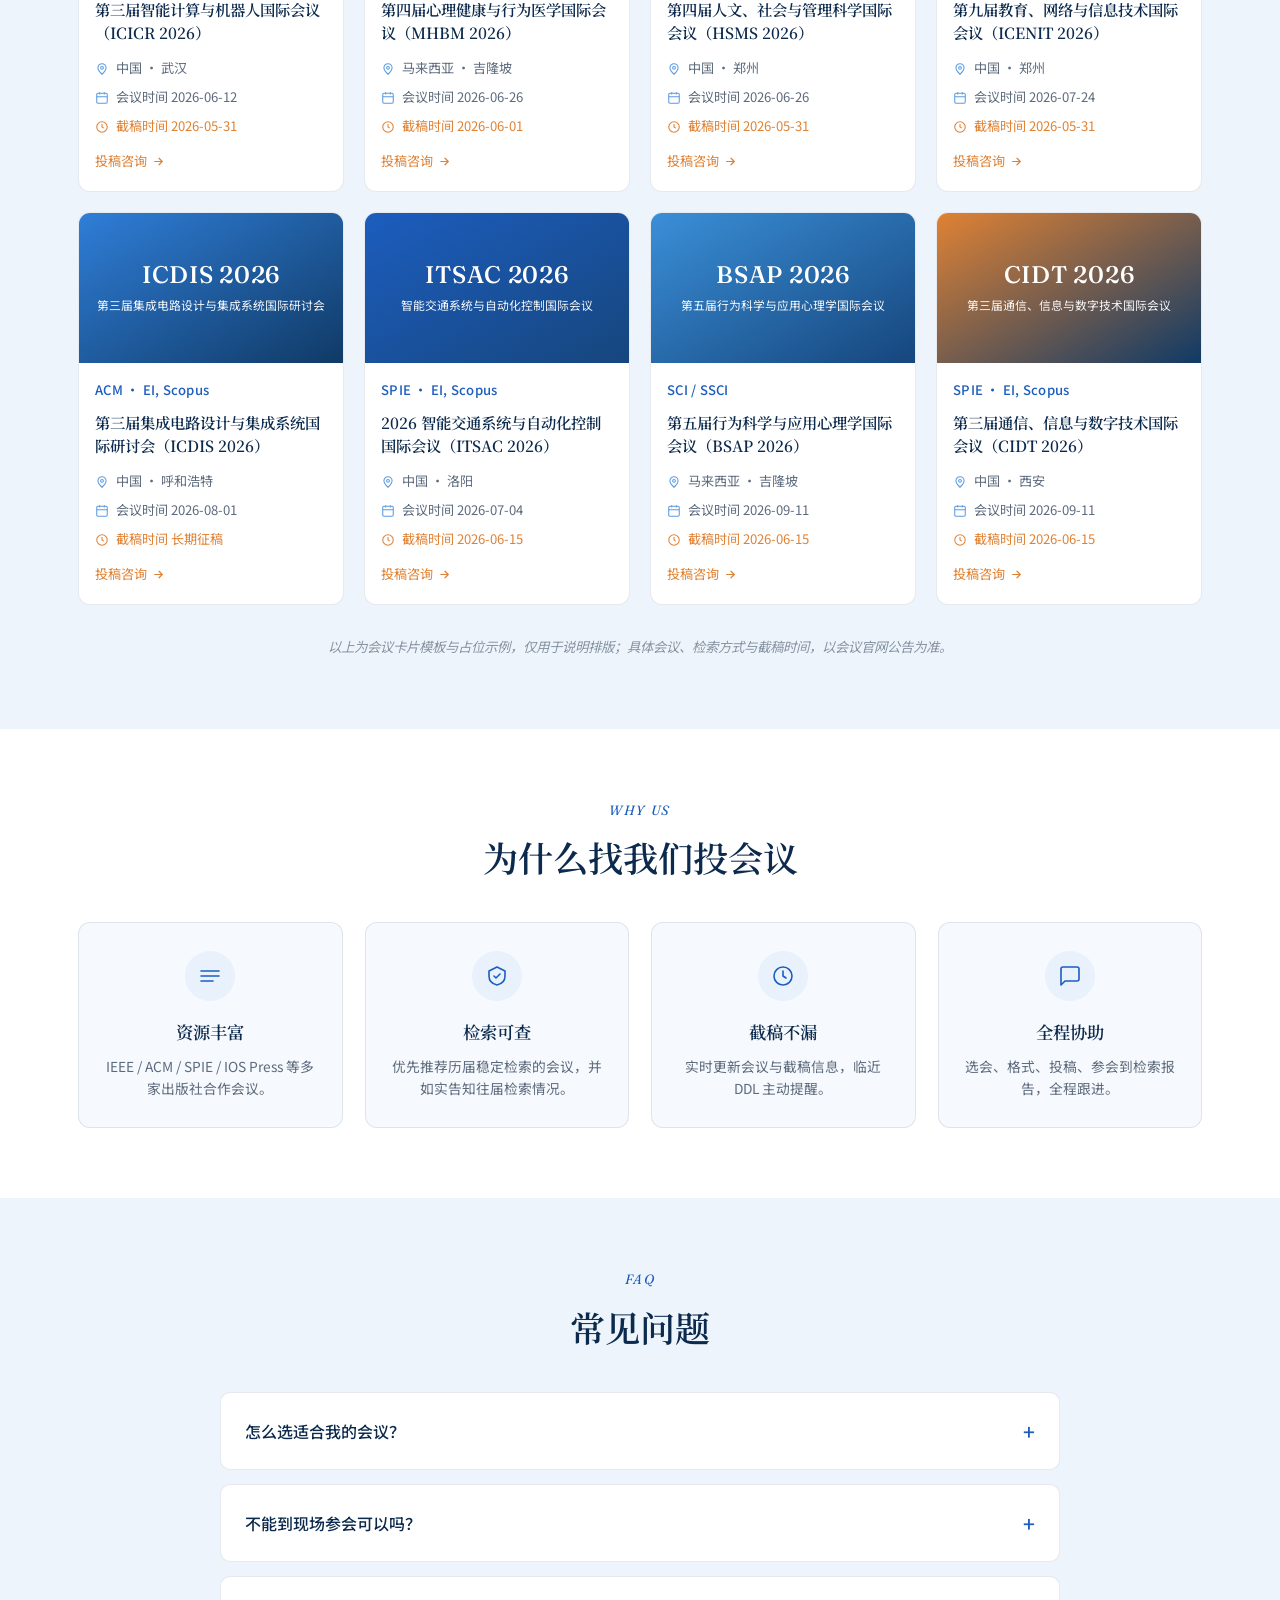
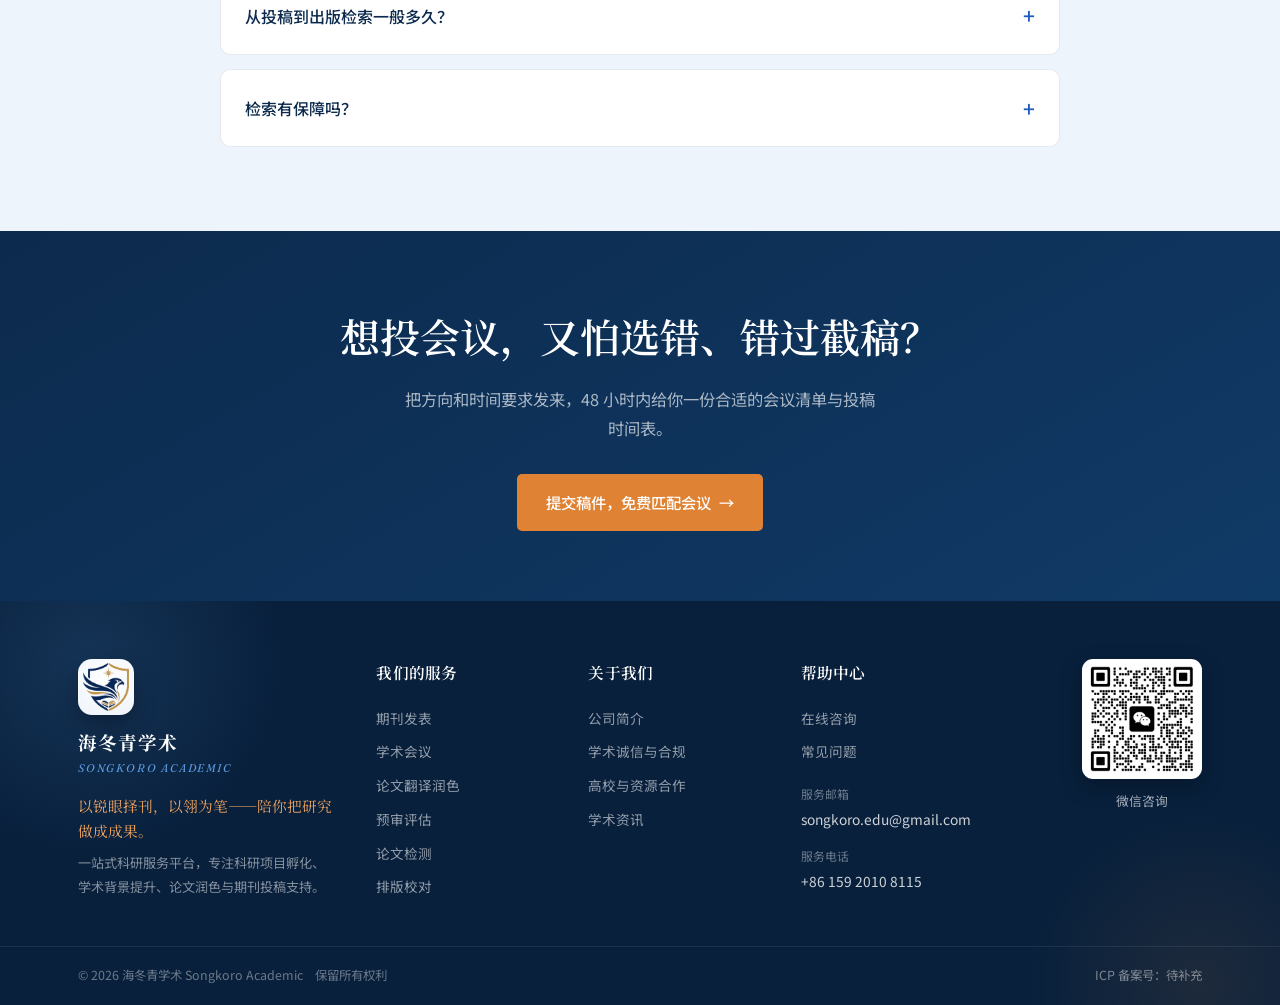
<file: conferences.html>
<!DOCTYPE html>
<html lang="zh-CN">
<head>
<meta charset="UTF-8" />
<meta name="viewport" content="width=device-width, initial-scale=1.0" />
<title>学术会议 · 海冬青学术 Songkoro Academic（页面示意）</title>
<link rel="icon" type="image/png" href="[data-uri]">
<link rel="preconnect" href="https://fonts.googleapis.com">
<link rel="preconnect" href="https://fonts.gstatic.com" crossorigin>
<link href="https://fonts.googleapis.com/css2?family=Fraunces:ital,opsz,wght@0,9..144,400;1,9..144,400;1,9..144,500&family=Noto+Serif+SC:wght@500;600;700&family=Noto+Sans+SC:wght@300;400;500;700&display=swap" rel="stylesheet">
<style>
  :root{
    --navy:#0c2a4d; --navy-2:#103a66;
    --blue:#1c5dbe; --blue-bright:#2f7ed8; --blue-soft:#5b9be0;
    --blue-pale:#e9f1fc; --blue-pale-2:#f3f8fe;
    --amber:#e08234; --amber-light:#f0a35f;
    --paper:#ffffff; --paper-2:#f6f9fd; --paper-3:#eef4fb;
    --text:#16263a; --muted:#5d6b7d; --muted-light:#8794a3;
    --line:rgba(12,42,77,.10);
    --serif-en:"Fraunces",serif; --serif-zh:"Noto Serif SC",serif; --sans:"Noto Sans SC",sans-serif;
    --shadow:0 14px 40px rgba(12,42,77,.10);
  }
  *{margin:0;padding:0;box-sizing:border-box}
  html{scroll-behavior:smooth}
  body{font-family:var(--sans);background:var(--paper-2);color:var(--text);line-height:1.75;-webkit-font-smoothing:antialiased;overflow-x:hidden}
  ::selection{background:var(--blue);color:#fff}
  .wrap{max-width:1180px;margin:0 auto;padding:0 28px}
  a{text-decoration:none;color:inherit}

  .util{background:var(--navy);color:rgba(255,255,255,.78);font-size:.8rem}
  .util .wrap{display:flex;justify-content:space-between;align-items:center;height:38px}
  .util a{color:rgba(255,255,255,.78);transition:color .25s}.util a:hover{color:#fff}
  .util-right{display:flex;gap:22px}

  nav{position:sticky;top:0;z-index:90;background:rgba(255,255,255,.92);backdrop-filter:blur(12px);border-bottom:1px solid var(--line);transition:box-shadow .35s}
  nav.scrolled{box-shadow:0 6px 20px rgba(12,42,77,.07)}
  .nav-in{display:flex;align-items:center;justify-content:space-between;height:70px}
  .brand{display:flex;align-items:center;gap:11px}
  .brand-mark{display:flex;align-items:center}.brand-logo{height:42px;width:auto;display:block}
  .brand-mark svg{width:19px;height:19px}
  .brand-zh{font-family:var(--serif-zh);font-weight:700;font-size:1.18rem;letter-spacing:.05em;color:var(--navy);line-height:1}
  .brand-en{font-family:var(--serif-en);font-style:italic;font-size:.66rem;letter-spacing:.16em;color:var(--blue);text-transform:uppercase}
  .nav-links{display:flex;gap:26px;align-items:center}
  .nav-links a{font-size:.9rem;color:var(--text);position:relative;transition:color .25s}
  .nav-links a.active{color:var(--blue)}
  .nav-links a::after{content:"";position:absolute;left:0;bottom:-7px;height:2px;width:0;background:var(--blue);transition:width .3s}
  .nav-links a:hover{color:var(--blue)}.nav-links a:hover::after,.nav-links a.active::after{width:100%}
  .nav-cta{background:var(--amber);color:#fff!important;padding:9px 18px;border-radius:4px;font-size:.86rem;transition:background .25s}
  .nav-cta::after{display:none!important}.nav-cta:hover{background:var(--amber-light)}

  .crumb{background:var(--paper);border-bottom:1px solid var(--line)}
  .crumb .wrap{font-size:.82rem;color:var(--muted-light);padding:13px 28px}
  .crumb a:hover{color:var(--blue)}

  header{background:linear-gradient(160deg,var(--navy) 0%,var(--navy-2) 55%,#16467d 100%);color:#fff;position:relative;overflow:hidden}
  header::before{content:"";position:absolute;right:-120px;top:-80px;width:520px;height:520px;border-radius:50%;background:radial-gradient(circle,rgba(91,155,224,.30),transparent 65%)}
  .hero-feather{position:absolute;right:4%;top:50%;transform:translateY(-50%);width:min(32vw,400px);opacity:.5;pointer-events:none}
  .hero{position:relative;z-index:2;padding:64px 0 56px;max-width:720px}
  .eyebrow{font-family:var(--serif-en);font-style:italic;font-size:.92rem;letter-spacing:.14em;color:var(--blue-soft);text-transform:uppercase;margin-bottom:18px;display:inline-flex;align-items:center;gap:10px}
  .eyebrow::before{content:"";width:32px;height:1px;background:var(--blue-soft)}
  .hero h1{font-family:var(--serif-zh);font-weight:600;font-size:clamp(1.9rem,4vw,2.9rem);line-height:1.32;margin-bottom:22px}
  .hero ul{list-style:none;margin-bottom:28px}
  .hero li{display:flex;align-items:flex-start;gap:10px;font-size:1rem;color:rgba(255,255,255,.82);margin-bottom:10px}
  .hero li svg{width:18px;height:18px;color:var(--blue-soft);flex:none;margin-top:5px}
  .hero-actions{display:flex;gap:14px;flex-wrap:wrap;margin-bottom:34px}
  .btn{display:inline-flex;align-items:center;gap:8px;font-size:.96rem;font-weight:500;padding:14px 28px;border-radius:5px;transition:all .3s;cursor:pointer;border:1px solid transparent}
  .btn-primary{background:var(--amber);color:#fff}.btn-primary:hover{background:var(--amber-light);transform:translateY(-2px)}
  .btn-ghost{background:transparent;color:#fff;border-color:rgba(255,255,255,.4)}.btn-ghost:hover{background:rgba(255,255,255,.12)}
  .btn span{transition:transform .3s}.btn:hover span{transform:translateX(4px)}
  .hero-stats{display:flex;gap:44px;flex-wrap:wrap}
  .hero-stats .num{font-family:var(--serif-en);font-size:1.9rem;line-height:1}
  .hero-stats .lbl{font-size:.78rem;color:rgba(255,255,255,.55);margin-top:5px}

  section{padding:70px 0}
  .sec-head{text-align:center;max-width:640px;margin:0 auto 42px}
  .sec-tag{font-family:var(--serif-en);font-style:italic;font-size:.84rem;letter-spacing:.12em;color:var(--blue);text-transform:uppercase;margin-bottom:12px}
  .sec-head h2{font-family:var(--serif-zh);font-weight:600;font-size:clamp(1.6rem,3vw,2.2rem);color:var(--navy);line-height:1.3}
  .sec-head p{color:var(--muted);margin-top:12px;font-size:1rem}

  /* FILTER */
  #db{background:var(--paper-3)}
  .filter{background:var(--paper);border:1px solid var(--line);border-radius:14px;padding:8px 26px;box-shadow:var(--shadow)}
  .frow{display:flex;align-items:flex-start;gap:16px;padding:16px 0;border-bottom:1px dashed var(--line)}
  .frow:last-child{border-bottom:none}
  .flabel{flex:none;width:78px;font-size:.9rem;color:var(--navy);font-weight:500;padding-top:5px}
  .fcol{flex:1;display:flex;flex-direction:column;gap:10px}
  .chips{display:flex;flex-wrap:wrap;gap:8px}
  .chip{font-size:.86rem;color:var(--muted);padding:5px 14px;border-radius:30px;border:1px solid transparent;cursor:pointer;transition:all .2s}
  .chip:hover{color:var(--blue);background:var(--blue-pale)}
  .chip.on{background:var(--blue);color:#fff}
  .chip.more{color:var(--blue);background:transparent}
  .chip.more:hover{background:var(--blue-pale)}
  .yearrow{padding-left:2px}
  .fadv{display:flex;align-items:center;gap:10px;flex-wrap:wrap;flex:1}
  .fadv label{font-size:.88rem;color:var(--navy);font-weight:500}
  .fadv select,.fadv input{padding:8px 12px;border:1px solid var(--line);border-radius:6px;font-family:var(--sans);font-size:.86rem;color:var(--text);background:var(--paper)}
  .fadv input.loc{width:150px}.fadv input.kw{width:230px}
  .fadv select:focus,.fadv input:focus{outline:none;border-color:var(--blue)}
  .fbtn{background:var(--blue);color:#fff;border:none;padding:9px 22px;border-radius:6px;font-family:var(--sans);font-size:.88rem;cursor:pointer;transition:background .25s}
  .fbtn:hover{background:var(--blue-bright)}
  .fbtn.ghost{background:transparent;color:var(--muted);border:1px solid var(--line)}.fbtn.ghost:hover{background:var(--paper-2);color:var(--text)}

  .sortbar{display:flex;justify-content:space-between;align-items:center;margin:26px 0 20px;font-size:.88rem;color:var(--muted);flex-wrap:wrap;gap:12px}
  .sortbar .sorts{display:flex;align-items:center;gap:18px}
  .sortbar .sorts b{color:var(--navy);font-weight:500}
  .sortbar .so{cursor:pointer;display:flex;align-items:center;gap:3px;transition:color .2s}
  .sortbar .so:hover,.sortbar .so.on{color:var(--blue)}
  .sortbar .so svg{width:13px;height:13px}
  .sortbar .pg{display:flex;align-items:center;gap:10px}
  .sortbar .cnt b{color:var(--amber);font-weight:500}
  .pg-btn{width:28px;height:28px;border:1px solid var(--line);border-radius:6px;display:flex;align-items:center;justify-content:center;cursor:pointer;background:var(--paper)}
  .pg-btn:hover{border-color:var(--blue);color:var(--blue)}.pg-btn svg{width:14px;height:14px}

  /* CONFERENCE CARDS */
  .cgrid{display:grid;grid-template-columns:repeat(4,1fr);gap:20px}
  .ccard{background:var(--paper);border:1px solid var(--line);border-radius:12px;overflow:hidden;transition:transform .35s,box-shadow .35s,border-color .35s;cursor:pointer}
  .ccard:hover{transform:translateY(-5px);box-shadow:var(--shadow);border-color:var(--blue-soft)}
  .cposter{height:150px;display:flex;flex-direction:column;align-items:center;justify-content:center;text-align:center;color:#fff;padding:16px;position:relative}
  .cposter .ca{font-family:var(--serif-en);font-weight:500;font-size:1.5rem;letter-spacing:.03em;line-height:1}
  .cposter .cn{font-size:.74rem;margin-top:9px;line-height:1.45;opacity:.95}
  .cbody{padding:16px 16px 18px}
  .cidx{color:var(--blue);font-size:.82rem;font-weight:500;margin-bottom:9px;letter-spacing:.02em}
  .ccard h4{font-family:var(--serif-zh);font-weight:600;font-size:.96rem;color:var(--navy);line-height:1.5;margin-bottom:13px;min-height:43px}
  .cline{display:flex;align-items:center;gap:7px;font-size:.82rem;color:var(--muted);margin-bottom:6px}
  .cline svg{width:14px;height:14px;color:var(--blue-soft);flex:none}
  .cline.ddl{color:var(--amber)}.cline.ddl svg{color:var(--amber)}
  .cmore{margin-top:12px;font-size:.82rem;color:var(--amber);display:flex;align-items:center;gap:5px}
  .cmore svg{width:13px;height:13px;transition:transform .3s}.ccard:hover .cmore svg{transform:translateX(3px)}
  .jnote{text-align:center;font-size:.84rem;color:var(--muted-light);margin-top:30px;font-style:italic}

  #guarantee{background:var(--paper)}
  .g-grid{display:grid;grid-template-columns:repeat(4,1fr);gap:22px}
  .gcard{background:var(--paper-2);border-radius:12px;padding:28px 24px;text-align:center;border:1px solid var(--line);transition:transform .35s}
  .gcard:hover{transform:translateY(-4px)}
  .gcard .gi{width:50px;height:50px;border-radius:50%;background:var(--blue-pale);display:flex;align-items:center;justify-content:center;color:var(--blue);margin:0 auto 16px}
  .gcard .gi svg{width:24px;height:24px}
  .gcard h4{font-family:var(--serif-zh);font-weight:600;font-size:1.08rem;color:var(--navy);margin-bottom:8px}
  .gcard p{font-size:.86rem;color:var(--muted);line-height:1.6}

  #faq{background:var(--paper-3)}
  .faq-wrap{max-width:840px;margin:0 auto}
  .faq-item{background:var(--paper);border:1px solid var(--line);border-radius:10px;margin-bottom:14px;overflow:hidden}
  .faq-q{padding:20px 24px;font-size:1rem;font-weight:500;color:var(--navy);cursor:pointer;display:flex;justify-content:space-between;align-items:center;gap:16px}
  .faq-q .pm{color:var(--blue);font-size:1.3rem;transition:transform .3s;flex:none}
  .faq-item.open .faq-q .pm{transform:rotate(45deg)}
  .faq-a{max-height:0;overflow:hidden;transition:max-height .35s ease;color:var(--muted);font-size:.94rem;line-height:1.75}
  .faq-a div{padding:0 24px 20px}
  .faq-item.open .faq-a{max-height:240px}

  #cta{background:linear-gradient(150deg,var(--navy),var(--navy-2));color:#fff;text-align:center}
  #cta h2{font-family:var(--serif-zh);font-weight:600;font-size:clamp(1.7rem,3.4vw,2.5rem);margin-bottom:14px}
  #cta p{color:rgba(255,255,255,.65);max-width:480px;margin:0 auto 32px;font-size:1.02rem}

  .rail{position:fixed;right:18px;bottom:30px;z-index:80;display:flex;flex-direction:column;gap:10px}
  .rail a{width:50px;height:50px;border-radius:12px;background:var(--paper);box-shadow:var(--shadow);display:flex;flex-direction:column;align-items:center;justify-content:center;color:var(--blue);font-size:.6rem;gap:2px;border:1px solid var(--line);transition:all .25s}
  .rail a:hover{background:var(--blue);color:#fff}.rail a svg{width:20px;height:20px}

  .rv{opacity:0;transform:translateY(28px);transition:opacity .7s,transform .7s}
  .rv.in{opacity:1;transform:translateY(0)}

  @media(max-width:1040px){.cgrid{grid-template-columns:repeat(3,1fr)}}
  @media(max-width:920px){
    .nav-links{display:none}.hero-feather{opacity:.18}
    .cgrid,.g-grid{grid-template-columns:1fr 1fr}.flabel{width:64px}
  }
  @media(max-width:560px){
    .cgrid,.g-grid{grid-template-columns:1fr}
    section{padding:50px 0}.util-right{gap:14px}.frow{flex-direction:column;gap:8px}
  }

  /* DROPDOWN NAV (added) */
  .nav-drop{position:relative;display:flex;align-items:center}
  .nav-drop>.nav-drop-t{font-size:.9rem;color:var(--text);cursor:pointer;position:relative;transition:color .25s}
  .nav-drop>.nav-drop-t::after{content:"";position:absolute;left:0;bottom:-7px;height:2px;width:0;background:var(--blue);transition:width .3s}
  .nav-drop:hover>.nav-drop-t,.nav-drop.active>.nav-drop-t{color:var(--blue)}
  .nav-drop:hover>.nav-drop-t::after,.nav-drop.active>.nav-drop-t::after{width:100%}
  .nav-menu{position:absolute;top:100%;left:50%;transform:translateX(-50%) translateY(10px);background:#fff;border:1px solid var(--line);border-radius:10px;box-shadow:0 12px 30px rgba(12,42,77,.13);padding:8px;min-width:210px;opacity:0;visibility:hidden;transition:opacity .25s,transform .25s;z-index:100}
  .nav-drop:hover .nav-menu{opacity:1;visibility:visible;transform:translateX(-50%) translateY(4px)}
  .nav-menu a{display:block;padding:9px 14px;border-radius:7px;font-size:.88rem;color:var(--text);white-space:nowrap}
  .nav-menu a::after{display:none!important}
  .nav-menu a:hover{background:var(--blue-pale);color:var(--blue)}

/* === SITE FOOTER (multi-column) === */
.site-footer{background:#08203c;color:rgba(255,255,255,.6);position:relative;overflow:hidden;font-size:.86rem}
.site-footer::before{content:"";position:absolute;left:-120px;top:-150px;width:420px;height:420px;border-radius:50%;background:radial-gradient(circle,rgba(91,155,224,.16),transparent 65%);pointer-events:none}
.site-footer::after{content:"";position:absolute;right:-110px;bottom:-170px;width:380px;height:380px;border-radius:50%;background:radial-gradient(circle,rgba(224,130,52,.10),transparent 65%);pointer-events:none}
.site-footer .foot-top{display:grid;grid-template-columns:1.5fr 1fr 1fr 1.15fr .95fr;gap:40px;padding:58px 28px 42px;position:relative;z-index:2;align-items:start}
.site-footer .foot-brand{max-width:320px}
.site-footer .foot-logo{width:56px;height:56px;border-radius:14px;background:radial-gradient(circle at 50% 38%,#fff,#eef4fb);display:flex;align-items:center;justify-content:center;box-shadow:0 8px 22px rgba(0,0,0,.3);margin-bottom:16px}
.site-footer .foot-logo img{width:46px;height:auto;display:block}
.site-footer .foot-zh{font-family:var(--serif-zh);font-weight:700;font-size:1.16rem;letter-spacing:.05em;color:#fff;display:block;line-height:1.25}
.site-footer .foot-en{font-family:var(--serif-en);font-style:italic;font-size:.7rem;letter-spacing:.16em;color:var(--blue-soft);text-transform:uppercase}
.site-footer .foot-slogan{font-family:var(--serif-zh);color:var(--amber-light,#f0c27a);font-size:.92rem;margin:14px 0 8px;line-height:1.7}
.site-footer .foot-desc{font-size:.82rem;color:rgba(255,255,255,.5);line-height:1.8}
.site-footer .foot-col h5{font-family:var(--serif-zh);font-weight:600;font-size:.98rem;color:#fff;margin-bottom:15px;letter-spacing:.02em}
.site-footer .foot-col a{display:block;color:rgba(255,255,255,.56);font-size:.85rem;padding:5px 0;transition:color .25s,transform .25s;width:fit-content}
.site-footer .foot-col a:hover{color:#fff;transform:translateX(3px)}
.site-footer .foot-info{margin-top:15px}
.site-footer .foot-info span{display:block;font-size:.74rem;color:rgba(255,255,255,.4);margin-bottom:2px}
.site-footer .foot-info a{padding:0;color:rgba(255,255,255,.8);font-size:.86rem}
.site-footer .foot-info a:hover{color:var(--blue-soft);transform:none}
.site-footer .foot-qr{display:flex;justify-content:flex-end}
.site-footer .qr-card{text-align:center}
.site-footer .qr-card img{width:120px;height:120px;border-radius:11px;background:#fff;padding:7px;display:block;box-shadow:0 8px 22px rgba(0,0,0,.28)}
.site-footer .qr-card span{display:block;margin-top:11px;font-size:.8rem;color:rgba(255,255,255,.62)}
.site-footer .foot-bottom{border-top:1px solid rgba(255,255,255,.08);position:relative;z-index:2}
.site-footer .foot-bottom-in{display:flex;justify-content:space-between;align-items:center;flex-wrap:wrap;gap:8px;padding:18px 28px;font-size:.78rem;color:rgba(255,255,255,.4)}
.site-footer .foot-bottom-in a{color:rgba(255,255,255,.45)}
.site-footer .foot-bottom-in a:hover{color:#fff}
@media(max-width:920px){
  .site-footer .foot-top{grid-template-columns:1fr 1fr;gap:34px 24px}
  .site-footer .foot-brand{grid-column:1 / -1;max-width:none}
  .site-footer .foot-qr{justify-content:flex-start}
}
@media(max-width:560px){
  .site-footer .foot-top{grid-template-columns:1fr}
  .site-footer .foot-bottom-in{flex-direction:column;text-align:center}
}
</style>
</head>
<body>

<div style="background:#fff4e6;color:#8a5a1f;text-align:center;font-size:.82rem;padding:8px;border-bottom:1px solid #f0d9b5">
  这是「学术会议」页面排版示意 · 会议卡片均为占位模板，电话、二维码等待替换，正式会议信息由你方填入
</div>

<div class="util">
  <div class="wrap">
    <span>📞 服务热线：010-XXXX-XXXX（占位）</span>
    <div class="util-right"><a href="#">在线咨询</a><a href="#">关注公众号</a><a href="#">手机网站</a></div>
  </div>
</div>

<nav id="nav">
  <div class="wrap nav-in">
    <a class="brand" href="index.html">
      <span class="brand-mark"><img class="brand-logo" src="[data-uri]" alt="海冬青学术 logo"></span>
      <span class="brand-text"><span class="brand-zh">海冬青学术</span><br><span class="brand-en">Songkoro Academic</span></span>
    </a>
        <div class="nav-links">
      <a href="index.html">首页</a>
      <a href="journals.html">期刊发表</a>
      <a href="conferences.html" class="active">学术会议</a>
      <div class="nav-drop">
        <a href="translation.html" class="nav-drop-t">论文服务 ▾</a>
        <div class="nav-menu">
          <a href="translation.html">论文翻译润色</a>
          <a href="prereview.html">预审评估</a>
          <a href="detection.html">论文检测</a>
          <a href="typesetting.html">排版校对</a>
        </div>
      </div>
      <a href="background.html">科研背景提升</a>
      <a href="news.html">学术资讯</a>
      <a href="cooperation.html">资源合作</a>
      <a href="about.html">关于我们</a>
    </div>
    <a href="#cta" class="nav-cta">免费匹配</a>
  </div>
</nav>

<div class="crumb"><div class="wrap"><a href="index.html">首页</a> / 学术会议</div></div>

<header>
  <svg class="hero-feather" viewBox="0 0 300 500" fill="none"><path d="M150 20C150 20 60 120 60 280c0 90 50 170 90 200 40-30 90-110 90-200C240 120 150 20 150 20z" fill="#5b9be0" fill-opacity="0.10"/><path d="M150 30v440" stroke="#5b9be0" stroke-opacity="0.5" stroke-width="2" stroke-linecap="round"/><g stroke="#5b9be0" stroke-opacity="0.3" stroke-width="1.4" stroke-linecap="round"><path d="M150 110C120 116 95 130 78 152M150 110C180 116 205 130 222 152"/><path d="M150 175C112 182 82 200 60 230M150 175C188 182 218 200 240 230"/><path d="M150 245C108 253 76 273 56 305M150 245C192 253 224 273 244 305"/><path d="M150 320C114 328 86 348 70 378M150 320C186 328 214 348 230 378"/></g></svg>
  <div class="wrap hero">
    <div class="eyebrow">Academic Conferences</div>
    <h1>学术会议 · EI / Scopus 国际会议<br>投稿、参会一站搞定</h1>
    <ul>
      <li><svg viewBox="0 0 24 24" fill="none" stroke="currentColor" stroke-width="2.4"><path d="m5 13 4 4L19 7" stroke-linecap="round" stroke-linejoin="round"/></svg>整理近期可投国际会议，IEEE / ACM / SPIE / IOS Press 出版</li>
      <li><svg viewBox="0 0 24 24" fill="none" stroke="currentColor" stroke-width="2.4"><path d="m5 13 4 4L19 7" stroke-linecap="round" stroke-linejoin="round"/></svg>按学科、会议时间、截稿日期快速筛选，不错过 DDL</li>
      <li><svg viewBox="0 0 24 24" fill="none" stroke="currentColor" stroke-width="2.4"><path d="m5 13 4 4L19 7" stroke-linecap="round" stroke-linejoin="round"/></svg>从选会、投稿到参会、检索，全程协助</li>
    </ul>
    <div class="hero-actions">
      <a class="btn btn-primary" href="#cta">提交稿件，免费匹配会议 <span>→</span></a>
      <a class="btn btn-ghost" href="#db">查询会议库</a>
    </div>
    <div class="hero-stats">
      <div><div class="num">12+</div><div class="lbl">覆盖学科</div></div>
      <div><div class="num">100+</div><div class="lbl">在投国际会议</div></div>
      <div><div class="num">EI·Scopus</div><div class="lbl">主流检索</div></div>
    </div>
  </div>
</header>

<!-- DATABASE -->
<section id="db">
  <div class="wrap">
    <div class="sec-head rv"><div class="sec-tag">Conference database</div><h2>会议投稿查询</h2><p>按研究领域、会议时间与截稿日期筛选近期可投会议；点击"更多"可按具体年份查看。</p></div>

    <div class="filter rv">
      <div class="frow">
        <div class="flabel">研究领域</div>
        <div class="fcol"><div class="chips" data-group="field">
          <span class="chip on">不限</span><span class="chip">理工类</span><span class="chip">医农生类</span><span class="chip">经济管理类</span><span class="chip">人文社科类</span><span class="chip">艺术体育类</span>
        </div></div>
      </div>
      <div class="frow">
        <div class="flabel">会议时间</div>
        <div class="fcol">
          <div class="chips" data-group="ctime"><span class="chip on">不限</span><span class="chip">最近一周</span><span class="chip">最近一月</span><span class="chip">最近三月</span><span class="chip">最近半年</span><span class="chip">最近一年</span><span class="chip more">更多 ▾</span></div>
          <div class="chips yearrow" data-group="ctime-y" style="display:none"><span class="chip">2026 年</span><span class="chip">2027 年</span><span class="chip">2028 年</span><span class="chip">历史会议</span></div>
        </div>
      </div>
      <div class="frow">
        <div class="flabel">截稿时间</div>
        <div class="fcol">
          <div class="chips" data-group="ddl"><span class="chip on">不限</span><span class="chip">最近一周</span><span class="chip">最近一月</span><span class="chip">最近三月</span><span class="chip">最近半年</span><span class="chip">最近一年</span><span class="chip more">更多 ▾</span></div>
          <div class="chips yearrow" data-group="ddl-y" style="display:none"><span class="chip">2026 年</span><span class="chip">2027 年</span><span class="chip">2028 年</span></div>
        </div>
      </div>
      <div class="frow">
        <div class="flabel" style="padding-top:9px">精确筛选</div>
        <div class="fadv">
          <label>会议地点</label>
          <select><option>请选择</option><option>中国大陆</option><option>中国港澳台</option><option>亚洲（境外）</option><option>欧洲</option><option>北美</option><option>线上会议</option></select>
          <input type="text" class="loc" placeholder="或输入会议地点">
          <input type="text" class="kw" placeholder="搜索您感兴趣的会议名称 / 主题">
          <button class="fbtn" onclick="doSearch()">查询</button>
          <button class="fbtn ghost" onclick="resetFilter()">重置</button>
        </div>
      </div>
    </div>

    <div class="sortbar rv" id="clist">
      <div class="sorts">
        <b>会议顺序：</b>
        <span class="so on">按会议时间 <svg viewBox="0 0 24 24" fill="none" stroke="currentColor" stroke-width="2"><path d="M12 5v14M6 13l6 6 6-6" stroke-linecap="round" stroke-linejoin="round"/></svg></span>
        <span class="so">按截稿时间 <svg viewBox="0 0 24 24" fill="none" stroke="currentColor" stroke-width="2"><path d="M12 5v14M6 13l6 6 6-6" stroke-linecap="round" stroke-linejoin="round"/></svg></span>
        <span class="so">按点击量 <svg viewBox="0 0 24 24" fill="none" stroke="currentColor" stroke-width="2"><path d="M12 5v14M6 13l6 6 6-6" stroke-linecap="round" stroke-linejoin="round"/></svg></span>
      </div>
      <div class="pg">
        <span class="cnt">共 <b id="ccount">150+</b> 条　1 / 13</span>
        <span class="pg-btn"><svg viewBox="0 0 24 24" fill="none" stroke="currentColor" stroke-width="2"><path d="m15 6-6 6 6 6" stroke-linecap="round" stroke-linejoin="round"/></svg></span>
        <span class="pg-btn"><svg viewBox="0 0 24 24" fill="none" stroke="currentColor" stroke-width="2"><path d="m9 6 6 6-6 6" stroke-linecap="round" stroke-linejoin="round"/></svg></span>
      </div>
    </div>

    <div class="cgrid">
      <!-- 占位会议 1 -->
      <div class="ccard rv" data-field="理工类">
        <div class="cposter" style="background:linear-gradient(150deg,#1c5dbe,#0c2a4d)"><div class="ca">ICICR 2026</div><div class="cn">第三届智能计算与机器人国际会议</div></div>
        <div class="cbody">
          <div class="cidx">IEEE · EI, Scopus</div>
          <h4>第三届智能计算与机器人国际会议（ICICR 2026）</h4>
          <div class="cline"><svg viewBox="0 0 24 24" fill="none" stroke="currentColor" stroke-width="1.8"><path d="M12 21s-7-6.3-7-11a7 7 0 0 1 14 0c0 4.7-7 11-7 11z"/><circle cx="12" cy="10" r="2.4"/></svg>中国 · 武汉</div>
          <div class="cline"><svg viewBox="0 0 24 24" fill="none" stroke="currentColor" stroke-width="1.8"><rect x="3" y="4" width="18" height="17" rx="2"/><path d="M16 2v4M8 2v4M3 10h18"/></svg>会议时间 2026-06-12</div>
          <div class="cline ddl"><svg viewBox="0 0 24 24" fill="none" stroke="currentColor" stroke-width="1.8"><circle cx="12" cy="12" r="9"/><path d="M12 7v5l3 2"/></svg>截稿时间 2026-05-31</div>
          <div class="cmore">投稿咨询 <svg viewBox="0 0 24 24" fill="none" stroke="currentColor" stroke-width="2.2"><path d="M5 12h14M13 6l6 6-6 6" stroke-linecap="round" stroke-linejoin="round"/></svg></div>
        </div>
      </div>
      <!-- 占位会议 2 -->
      <div class="ccard rv" data-field="医农生类">
        <div class="cposter" style="background:linear-gradient(150deg,#2f7ed8,#16467d)"><div class="ca">MHBM 2026</div><div class="cn">第四届心理健康与行为医学国际会议</div></div>
        <div class="cbody">
          <div class="cidx">SCI / SSCI</div>
          <h4>第四届心理健康与行为医学国际会议（MHBM 2026）</h4>
          <div class="cline"><svg viewBox="0 0 24 24" fill="none" stroke="currentColor" stroke-width="1.8"><path d="M12 21s-7-6.3-7-11a7 7 0 0 1 14 0c0 4.7-7 11-7 11z"/><circle cx="12" cy="10" r="2.4"/></svg>马来西亚 · 吉隆坡</div>
          <div class="cline"><svg viewBox="0 0 24 24" fill="none" stroke="currentColor" stroke-width="1.8"><rect x="3" y="4" width="18" height="17" rx="2"/><path d="M16 2v4M8 2v4M3 10h18"/></svg>会议时间 2026-06-26</div>
          <div class="cline ddl"><svg viewBox="0 0 24 24" fill="none" stroke="currentColor" stroke-width="1.8"><circle cx="12" cy="12" r="9"/><path d="M12 7v5l3 2"/></svg>截稿时间 2026-06-01</div>
          <div class="cmore">投稿咨询 <svg viewBox="0 0 24 24" fill="none" stroke="currentColor" stroke-width="2.2"><path d="M5 12h14M13 6l6 6-6 6" stroke-linecap="round" stroke-linejoin="round"/></svg></div>
        </div>
      </div>
      <!-- 占位会议 3 -->
      <div class="ccard rv" data-field="人文社科类">
        <div class="cposter" style="background:linear-gradient(150deg,#e08234,#a85a1e)"><div class="ca">HSMS 2026</div><div class="cn">第四届人文、社会与管理科学国际会议</div></div>
        <div class="cbody">
          <div class="cidx">CPCI · CNKI</div>
          <h4>第四届人文、社会与管理科学国际会议（HSMS 2026）</h4>
          <div class="cline"><svg viewBox="0 0 24 24" fill="none" stroke="currentColor" stroke-width="1.8"><path d="M12 21s-7-6.3-7-11a7 7 0 0 1 14 0c0 4.7-7 11-7 11z"/><circle cx="12" cy="10" r="2.4"/></svg>中国 · 郑州</div>
          <div class="cline"><svg viewBox="0 0 24 24" fill="none" stroke="currentColor" stroke-width="1.8"><rect x="3" y="4" width="18" height="17" rx="2"/><path d="M16 2v4M8 2v4M3 10h18"/></svg>会议时间 2026-06-26</div>
          <div class="cline ddl"><svg viewBox="0 0 24 24" fill="none" stroke="currentColor" stroke-width="1.8"><circle cx="12" cy="12" r="9"/><path d="M12 7v5l3 2"/></svg>截稿时间 2026-05-31</div>
          <div class="cmore">投稿咨询 <svg viewBox="0 0 24 24" fill="none" stroke="currentColor" stroke-width="2.2"><path d="M5 12h14M13 6l6 6-6 6" stroke-linecap="round" stroke-linejoin="round"/></svg></div>
        </div>
      </div>
      <!-- 占位会议 4 -->
      <div class="ccard rv" data-field="人文社科类">
        <div class="cposter" style="background:linear-gradient(150deg,#103a66,#0c2a4d)"><div class="ca">ICENIT 2026</div><div class="cn">第九届教育、网络与信息技术国际会议</div></div>
        <div class="cbody">
          <div class="cidx">IOS Press · EI, Scopus</div>
          <h4>第九届教育、网络与信息技术国际会议（ICENIT 2026）</h4>
          <div class="cline"><svg viewBox="0 0 24 24" fill="none" stroke="currentColor" stroke-width="1.8"><path d="M12 21s-7-6.3-7-11a7 7 0 0 1 14 0c0 4.7-7 11-7 11z"/><circle cx="12" cy="10" r="2.4"/></svg>中国 · 郑州</div>
          <div class="cline"><svg viewBox="0 0 24 24" fill="none" stroke="currentColor" stroke-width="1.8"><rect x="3" y="4" width="18" height="17" rx="2"/><path d="M16 2v4M8 2v4M3 10h18"/></svg>会议时间 2026-07-24</div>
          <div class="cline ddl"><svg viewBox="0 0 24 24" fill="none" stroke="currentColor" stroke-width="1.8"><circle cx="12" cy="12" r="9"/><path d="M12 7v5l3 2"/></svg>截稿时间 2026-05-31</div>
          <div class="cmore">投稿咨询 <svg viewBox="0 0 24 24" fill="none" stroke="currentColor" stroke-width="2.2"><path d="M5 12h14M13 6l6 6-6 6" stroke-linecap="round" stroke-linejoin="round"/></svg></div>
        </div>
      </div>
      <!-- 占位会议 5 -->
      <div class="ccard rv" data-field="理工类">
        <div class="cposter" style="background:linear-gradient(150deg,#2f7ed8,#103a66)"><div class="ca">ICDIS 2026</div><div class="cn">第三届集成电路设计与集成系统国际研讨会</div></div>
        <div class="cbody">
          <div class="cidx">ACM · EI, Scopus</div>
          <h4>第三届集成电路设计与集成系统国际研讨会（ICDIS 2026）</h4>
          <div class="cline"><svg viewBox="0 0 24 24" fill="none" stroke="currentColor" stroke-width="1.8"><path d="M12 21s-7-6.3-7-11a7 7 0 0 1 14 0c0 4.7-7 11-7 11z"/><circle cx="12" cy="10" r="2.4"/></svg>中国 · 呼和浩特</div>
          <div class="cline"><svg viewBox="0 0 24 24" fill="none" stroke="currentColor" stroke-width="1.8"><rect x="3" y="4" width="18" height="17" rx="2"/><path d="M16 2v4M8 2v4M3 10h18"/></svg>会议时间 2026-08-01</div>
          <div class="cline ddl"><svg viewBox="0 0 24 24" fill="none" stroke="currentColor" stroke-width="1.8"><circle cx="12" cy="12" r="9"/><path d="M12 7v5l3 2"/></svg>截稿时间 长期征稿</div>
          <div class="cmore">投稿咨询 <svg viewBox="0 0 24 24" fill="none" stroke="currentColor" stroke-width="2.2"><path d="M5 12h14M13 6l6 6-6 6" stroke-linecap="round" stroke-linejoin="round"/></svg></div>
        </div>
      </div>
      <!-- 占位会议 6 -->
      <div class="ccard rv" data-field="理工类">
        <div class="cposter" style="background:linear-gradient(150deg,#1c5dbe,#16467d)"><div class="ca">ITSAC 2026</div><div class="cn">智能交通系统与自动化控制国际会议</div></div>
        <div class="cbody">
          <div class="cidx">SPIE · EI, Scopus</div>
          <h4>2026 智能交通系统与自动化控制国际会议（ITSAC 2026）</h4>
          <div class="cline"><svg viewBox="0 0 24 24" fill="none" stroke="currentColor" stroke-width="1.8"><path d="M12 21s-7-6.3-7-11a7 7 0 0 1 14 0c0 4.7-7 11-7 11z"/><circle cx="12" cy="10" r="2.4"/></svg>中国 · 洛阳</div>
          <div class="cline"><svg viewBox="0 0 24 24" fill="none" stroke="currentColor" stroke-width="1.8"><rect x="3" y="4" width="18" height="17" rx="2"/><path d="M16 2v4M8 2v4M3 10h18"/></svg>会议时间 2026-07-04</div>
          <div class="cline ddl"><svg viewBox="0 0 24 24" fill="none" stroke="currentColor" stroke-width="1.8"><circle cx="12" cy="12" r="9"/><path d="M12 7v5l3 2"/></svg>截稿时间 2026-06-15</div>
          <div class="cmore">投稿咨询 <svg viewBox="0 0 24 24" fill="none" stroke="currentColor" stroke-width="2.2"><path d="M5 12h14M13 6l6 6-6 6" stroke-linecap="round" stroke-linejoin="round"/></svg></div>
        </div>
      </div>
      <!-- 占位会议 7 -->
      <div class="ccard rv" data-field="人文社科类">
        <div class="cposter" style="background:linear-gradient(150deg,#3a8fd8,#16467d)"><div class="ca">BSAP 2026</div><div class="cn">第五届行为科学与应用心理学国际会议</div></div>
        <div class="cbody">
          <div class="cidx">SCI / SSCI</div>
          <h4>第五届行为科学与应用心理学国际会议（BSAP 2026）</h4>
          <div class="cline"><svg viewBox="0 0 24 24" fill="none" stroke="currentColor" stroke-width="1.8"><path d="M12 21s-7-6.3-7-11a7 7 0 0 1 14 0c0 4.7-7 11-7 11z"/><circle cx="12" cy="10" r="2.4"/></svg>马来西亚 · 吉隆坡</div>
          <div class="cline"><svg viewBox="0 0 24 24" fill="none" stroke="currentColor" stroke-width="1.8"><rect x="3" y="4" width="18" height="17" rx="2"/><path d="M16 2v4M8 2v4M3 10h18"/></svg>会议时间 2026-09-11</div>
          <div class="cline ddl"><svg viewBox="0 0 24 24" fill="none" stroke="currentColor" stroke-width="1.8"><circle cx="12" cy="12" r="9"/><path d="M12 7v5l3 2"/></svg>截稿时间 2026-06-15</div>
          <div class="cmore">投稿咨询 <svg viewBox="0 0 24 24" fill="none" stroke="currentColor" stroke-width="2.2"><path d="M5 12h14M13 6l6 6-6 6" stroke-linecap="round" stroke-linejoin="round"/></svg></div>
        </div>
      </div>
      <!-- 占位会议 8 -->
      <div class="ccard rv" data-field="理工类">
        <div class="cposter" style="background:linear-gradient(150deg,#e08234,#103a66)"><div class="ca">CIDT 2026</div><div class="cn">第三届通信、信息与数字技术国际会议</div></div>
        <div class="cbody">
          <div class="cidx">SPIE · EI, Scopus</div>
          <h4>第三届通信、信息与数字技术国际会议（CIDT 2026）</h4>
          <div class="cline"><svg viewBox="0 0 24 24" fill="none" stroke="currentColor" stroke-width="1.8"><path d="M12 21s-7-6.3-7-11a7 7 0 0 1 14 0c0 4.7-7 11-7 11z"/><circle cx="12" cy="10" r="2.4"/></svg>中国 · 西安</div>
          <div class="cline"><svg viewBox="0 0 24 24" fill="none" stroke="currentColor" stroke-width="1.8"><rect x="3" y="4" width="18" height="17" rx="2"/><path d="M16 2v4M8 2v4M3 10h18"/></svg>会议时间 2026-09-11</div>
          <div class="cline ddl"><svg viewBox="0 0 24 24" fill="none" stroke="currentColor" stroke-width="1.8"><circle cx="12" cy="12" r="9"/><path d="M12 7v5l3 2"/></svg>截稿时间 2026-06-15</div>
          <div class="cmore">投稿咨询 <svg viewBox="0 0 24 24" fill="none" stroke="currentColor" stroke-width="2.2"><path d="M5 12h14M13 6l6 6-6 6" stroke-linecap="round" stroke-linejoin="round"/></svg></div>
        </div>
      </div>
    </div>
    <p class="jnote" id="cempty" style="display:none;color:var(--muted)">没有符合当前条件的会议示例 — 可放宽研究领域或清空关键词后重试，或直接咨询由顾问为你匹配近期可投会议。</p>
    <p class="jnote">以上为会议卡片模板与占位示例，仅用于说明排版；具体会议、检索方式与截稿时间，以会议官网公告为准。</p>
  </div>
</section>

<!-- GUARANTEE -->
<section id="guarantee">
  <div class="wrap">
    <div class="sec-head rv"><div class="sec-tag">Why us</div><h2>为什么找我们投会议</h2></div>
    <div class="g-grid">
      <div class="gcard rv"><div class="gi"><svg viewBox="0 0 24 24" fill="none" stroke="currentColor" stroke-width="1.6"><path d="M3 7h18M3 12h18M3 17h12" stroke-linecap="round"/></svg></div><h4>资源丰富</h4><p>IEEE / ACM / SPIE / IOS Press 等多家出版社合作会议。</p></div>
      <div class="gcard rv"><div class="gi"><svg viewBox="0 0 24 24" fill="none" stroke="currentColor" stroke-width="1.6"><path d="M12 3l8 4v5c0 5-3.5 8-8 9-4.5-1-8-4-8-9V7l8-4z" stroke-linecap="round" stroke-linejoin="round"/><path d="m9 12 2 2 4-4" stroke-linecap="round" stroke-linejoin="round"/></svg></div><h4>检索可查</h4><p>优先推荐历届稳定检索的会议，并如实告知往届检索情况。</p></div>
      <div class="gcard rv"><div class="gi"><svg viewBox="0 0 24 24" fill="none" stroke="currentColor" stroke-width="1.6"><circle cx="12" cy="12" r="9"/><path d="M12 7v5l3 2" stroke-linecap="round" stroke-linejoin="round"/></svg></div><h4>截稿不漏</h4><p>实时更新会议与截稿信息，临近 DDL 主动提醒。</p></div>
      <div class="gcard rv"><div class="gi"><svg viewBox="0 0 24 24" fill="none" stroke="currentColor" stroke-width="1.6"><path d="M21 15a2 2 0 0 1-2 2H7l-4 4V5a2 2 0 0 1 2-2h14a2 2 0 0 1 2 2v10z" stroke-linecap="round" stroke-linejoin="round"/></svg></div><h4>全程协助</h4><p>选会、格式、投稿、参会到检索报告，全程跟进。</p></div>
    </div>
  </div>
</section>

<!-- FAQ -->
<section id="faq">
  <div class="wrap">
    <div class="sec-head rv"><div class="sec-tag">FAQ</div><h2>常见问题</h2></div>
    <div class="faq-wrap">
      <div class="faq-item rv"><div class="faq-q">怎么选适合我的会议？<span class="pm">+</span></div><div class="faq-a"><div>把研究方向、目标检索（EI / Scopus 等）和时间要求告诉我们，编辑会结合你的需求推荐合适会议，并给出投稿时间表。</div></div></div>
      <div class="faq-item rv"><div class="faq-q">不能到现场参会可以吗？<span class="pm">+</span></div><div class="faq-a"><div>可以。多数会议支持线上参会，部分支持仅投稿出版，可按你的情况选择。</div></div></div>
      <div class="faq-item rv"><div class="faq-q">从投稿到出版检索一般多久？<span class="pm">+</span></div><div class="faq-a"><div>因会议而异，多数会议在会后 2–6 个月完成出版与检索，匹配时会告知往届时间线供参考。</div></div></div>
      <div class="faq-item rv"><div class="faq-q">检索有保障吗？<span class="pm">+</span></div><div class="faq-a"><div>是否检索由出版社与数据库决定，我们不做绝对承诺；但会如实提供历届检索记录、优先推荐稳定检索的会议，帮你降低风险。</div></div></div>
    </div>
  </div>
</section>

<!-- BOTTOM CTA -->
<section id="cta">
  <div class="wrap">
    <h2>想投会议，又怕选错、错过截稿？</h2>
    <p>把方向和时间要求发来，48 小时内给你一份合适的会议清单与投稿时间表。</p>
    <a class="btn btn-primary" href="#">提交稿件，免费匹配会议 <span>→</span></a>
  </div>
</section>

<footer class="site-footer">
  <div class="wrap foot-top">

    <div class="foot-brand">
      <div class="foot-logo"><img src="assets/logo.png" alt="海冬青学术 logo"></div>
      <span class="foot-zh">海冬青学术</span>
      <span class="foot-en">Songkoro Academic</span>
      <p class="foot-slogan">以锐眼择刊，以翎为笔——陪你把研究做成成果。</p>
      <p class="foot-desc">一站式科研服务平台，专注科研项目孵化、学术背景提升、论文润色与期刊投稿支持。</p>
    </div>

    <div class="foot-col">
      <h5>我们的服务</h5>
      <a href="journals.html">期刊发表</a>
      <a href="conferences.html">学术会议</a>
      <a href="translation.html">论文翻译润色</a>
      <a href="prereview.html">预审评估</a>
      <a href="detection.html">论文检测</a>
      <a href="typesetting.html">排版校对</a>
    </div>

    <div class="foot-col">
      <h5>关于我们</h5>
      <a href="about.html">公司简介</a>
      <a href="about.html">学术诚信与合规</a>
      <a href="cooperation.html">高校与资源合作</a>
      <a href="news.html">学术资讯</a>
    </div>

    <div class="foot-col foot-contact">
      <h5>帮助中心</h5>
      <a href="#cta">在线咨询</a>
      <a href="#">常见问题</a>
      <div class="foot-info">
        <span>服务邮箱</span>
        <a href="mailto:songkoro.edu@gmail.com">songkoro.edu@gmail.com</a>
      </div>
      <div class="foot-info">
        <span>服务电话</span>
        <a href="tel:+8615920108115">+86 159 2010 8115</a>
      </div>
    </div>

    <div class="foot-qr">
      <div class="qr-card">
        <img src="assets/wechat-qr.png" alt="微信咨询二维码">
        <span>微信咨询</span>
      </div>
    </div>

  </div>

  <div class="foot-bottom">
    <div class="wrap foot-bottom-in">
      <span>© 2026 海冬青学术 Songkoro Academic　保留所有权利</span>
      <span><a href="https://beian.miit.gov.cn" target="_blank" rel="noopener">ICP 备案号：待补充</a></span>
    </div>
  </div>
</footer>

<div class="rail">
  <a href="#"><svg viewBox="0 0 24 24" fill="none" stroke="currentColor" stroke-width="1.6"><path d="M21 11.5a8.4 8.4 0 0 1-9 8.4L3 21l1.1-3.3A8.4 8.4 0 1 1 21 11.5z" stroke-linecap="round" stroke-linejoin="round"/></svg>在线咨询</a>
  <a href="#"><svg viewBox="0 0 24 24" fill="none" stroke="currentColor" stroke-width="1.6"><rect x="3" y="3" width="7" height="7" rx="1"/><rect x="14" y="3" width="7" height="7" rx="1"/><rect x="3" y="14" width="7" height="7" rx="1"/><path d="M14 14h3v3M21 21v-3M17 21h.01M21 14h.01" stroke-linecap="round"/></svg>公众号</a>
  <a href="#"><svg viewBox="0 0 24 24" fill="none" stroke="currentColor" stroke-width="1.6"><path d="M22 16.9v3a2 2 0 0 1-2.2 2 19.8 19.8 0 0 1-8.6-3 19.5 19.5 0 0 1-6-6 19.8 19.8 0 0 1-3.1-8.7A2 2 0 0 1 4.1 2h3a2 2 0 0 1 2 1.7c.1 1 .4 1.9.7 2.8a2 2 0 0 1-.5 2.1L8.1 9.9a16 16 0 0 0 6 6l1.3-1.3a2 2 0 0 1 2.1-.4c.9.3 1.8.6 2.8.7a2 2 0 0 1 1.7 2z" stroke-linecap="round" stroke-linejoin="round"/></svg>电话</a>
  <a href="#" onclick="window.scrollTo({top:0,behavior:'smooth'});return false;"><svg viewBox="0 0 24 24" fill="none" stroke="currentColor" stroke-width="1.8"><path d="m6 15 6-6 6 6" stroke-linecap="round" stroke-linejoin="round"/></svg>顶部</a>
</div>

<script>
  const nav=document.getElementById('nav');
  addEventListener('scroll',()=>nav.classList.toggle('scrolled',scrollY>20));

  const io=new IntersectionObserver(es=>es.forEach(e=>{if(e.isIntersecting){e.target.classList.add('in');io.unobserve(e.target)}}),{threshold:.08});
  document.querySelectorAll('.rv').forEach(el=>io.observe(el));

  document.querySelectorAll('.faq-q').forEach(q=>q.addEventListener('click',()=>q.parentElement.classList.toggle('open')));

  document.querySelectorAll('.chips').forEach(group=>{
    group.querySelectorAll('.chip:not(.more)').forEach(c=>c.addEventListener('click',()=>{
      group.querySelectorAll('.chip:not(.more)').forEach(x=>x.classList.remove('on'));c.classList.add('on');
    }));
  });
  document.querySelectorAll('.chip.more').forEach(m=>m.addEventListener('click',()=>{
    const yr=m.closest('.fcol').querySelector('.yearrow');
    yr.style.display=(yr.style.display==='none'||!yr.style.display)?'flex':'none';
  }));
  document.querySelectorAll('.sortbar .so').forEach(s=>s.addEventListener('click',()=>{
    document.querySelectorAll('.sortbar .so').forEach(x=>x.classList.remove('on'));s.classList.add('on');
  }));

  function resetFilter(){
    document.querySelectorAll('.chips:not(.yearrow)').forEach(group=>{
      group.querySelectorAll('.chip:not(.more)').forEach((x,i)=>x.classList.toggle('on',i===0));
    });
    document.querySelectorAll('.yearrow').forEach(y=>{y.style.display='none';y.querySelectorAll('.chip').forEach(x=>x.classList.remove('on'));});
    document.querySelectorAll('.fadv select').forEach(s=>s.selectedIndex=0);
    document.querySelectorAll('.fadv input').forEach(i=>i.value='');
    doSearch();
  }

  // 真实筛选：按「研究领域」+ 关键词过滤会议卡片，并更新计数
  function doSearch(){
    const fieldChip=document.querySelector('.chips[data-group="field"] .chip.on');
    const field=fieldChip?fieldChip.textContent.trim():'不限';
    const kwEl=document.querySelector('.fadv input.kw');
    const kw=(kwEl?kwEl.value:'').trim().toLowerCase();
    let shown=0;
    document.querySelectorAll('.cgrid .ccard').forEach(card=>{
      const okField = field==='不限' || card.getAttribute('data-field')===field;
      const okKw = !kw || card.textContent.toLowerCase().includes(kw);
      const show = okField && okKw;
      card.style.display = show ? '' : 'none';
      if(show) shown++;
    });
    const cnt=document.getElementById('ccount');
    if(cnt) cnt.textContent=shown;
    const note=document.getElementById('cempty');
    if(note) note.style.display = shown===0 ? 'block' : 'none';
    document.getElementById('clist').scrollIntoView({behavior:'smooth',block:'start'});
  }
</script>
</body>
</html>
</file>
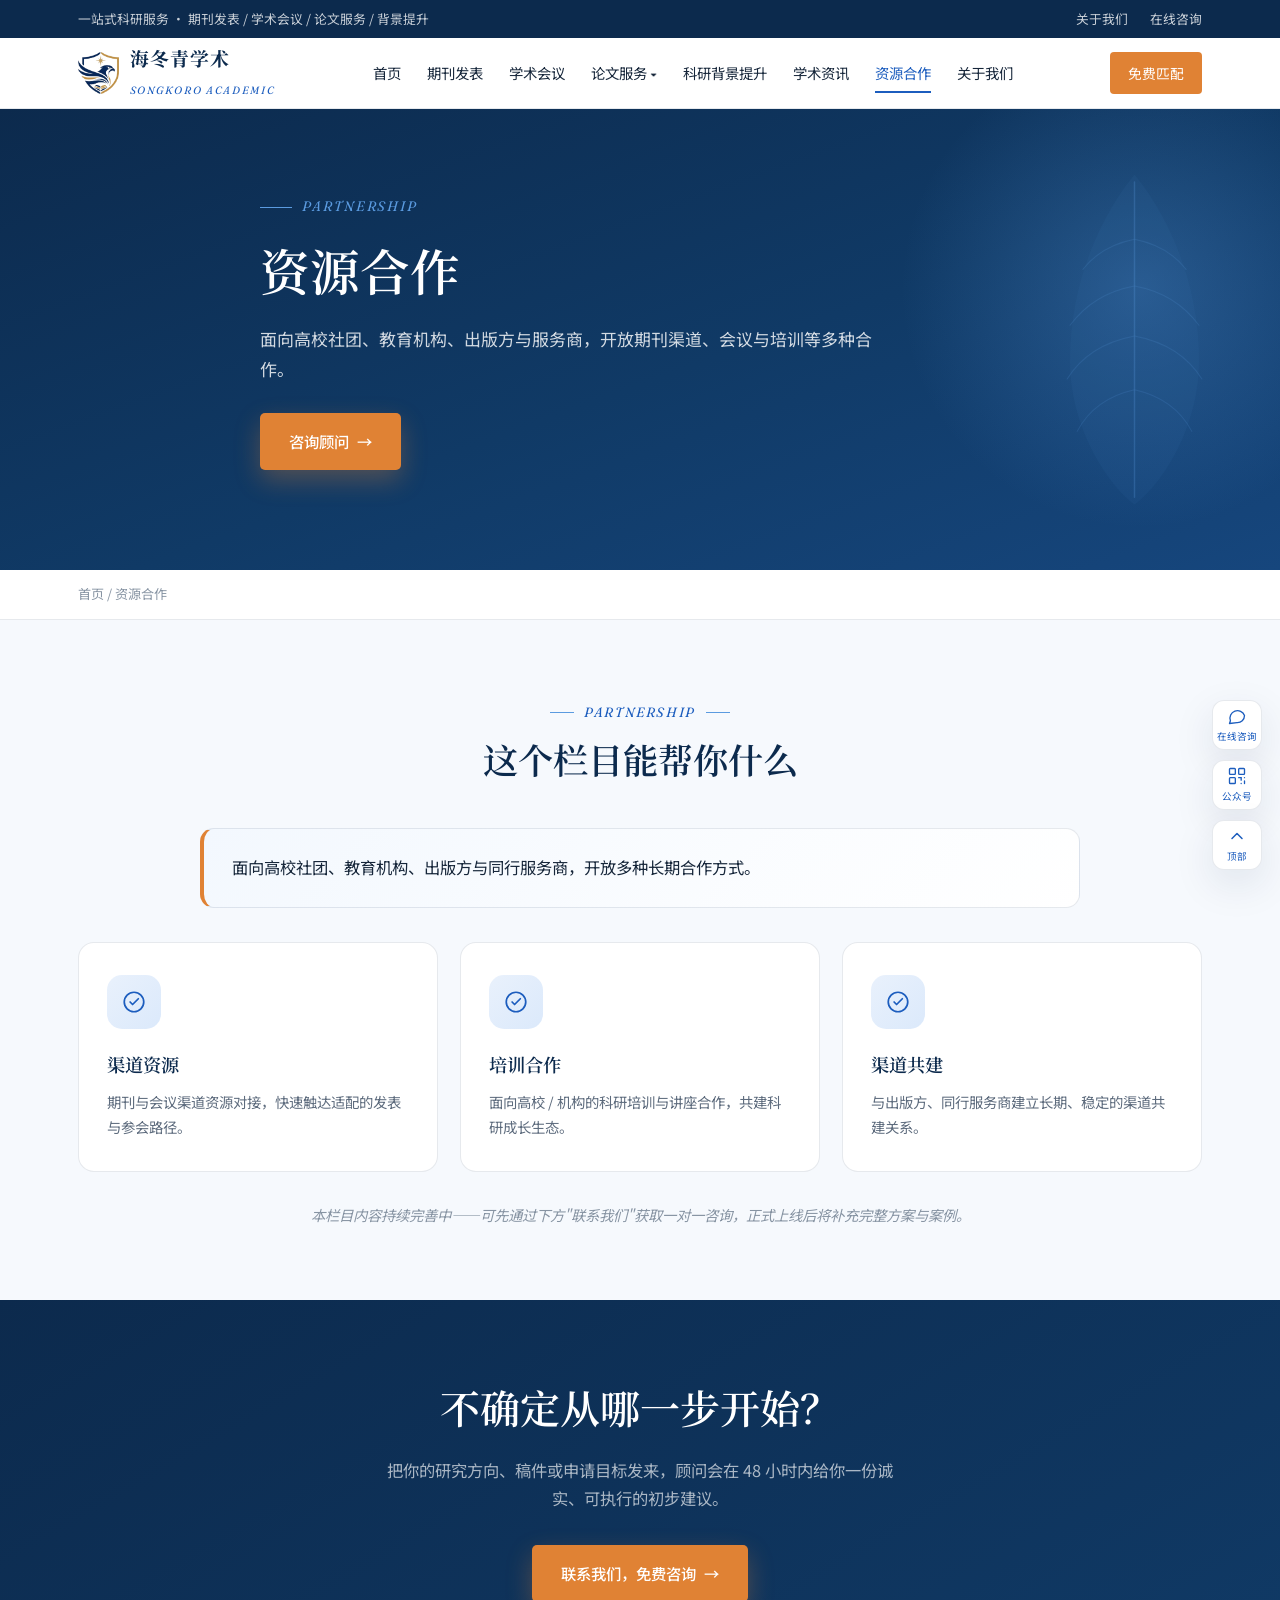
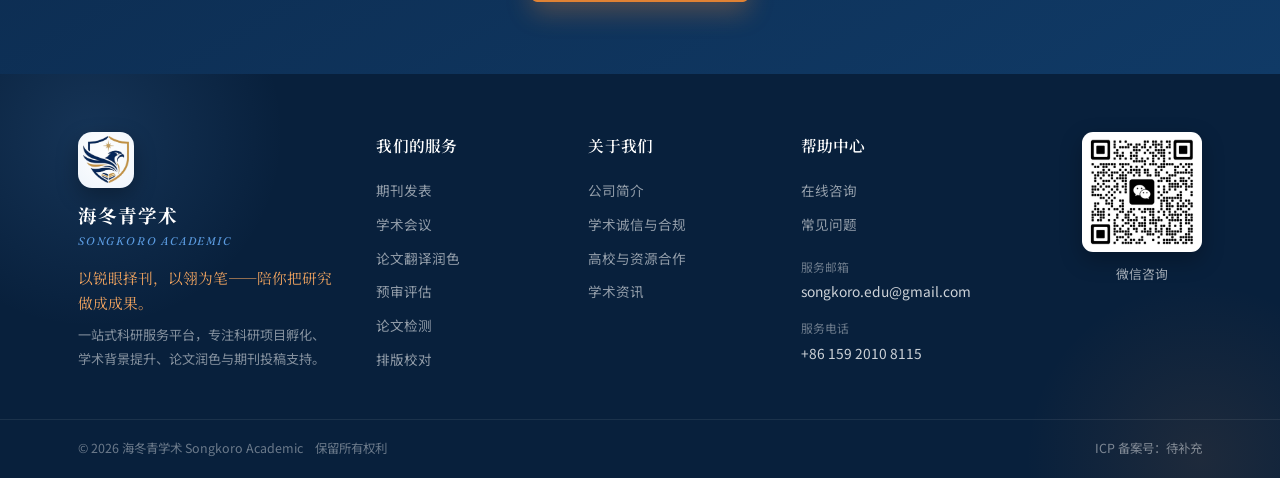
<file: cooperation.html>
<!DOCTYPE html>
<html lang="zh-CN">
<head>
<meta charset="UTF-8" />
<meta name="viewport" content="width=device-width, initial-scale=1.0" />
<title>资源合作 · 海冬青学术 Songkoro Academic</title>
<meta name="description" content="面向高校、机构与出版方的资源与渠道合作" />
<link rel="icon" type="image/png" href="assets/logo.png" />
<link rel="preconnect" href="https://fonts.googleapis.com">
<link rel="preconnect" href="https://fonts.gstatic.com" crossorigin>
<link href="https://fonts.googleapis.com/css2?family=Fraunces:ital,opsz,wght@0,9..144,400;1,9..144,400;1,9..144,500&family=Noto+Serif+SC:wght@500;600;700&family=Noto+Sans+SC:wght@300;400;500;700&display=swap" rel="stylesheet">
<link rel="stylesheet" href="assets/site.css" />
</head>
<body>
<div class="util">
  <div class="wrap">
    <span>一站式科研服务 · 期刊发表 / 学术会议 / 论文服务 / 背景提升</span>
    <div class="util-right"><a href="about.html">关于我们</a><a href="#cta">在线咨询</a></div>
  </div>
</div>

<nav id="nav">
  <div class="wrap nav-in">
    <a class="brand" href="index.html">
      <span class="brand-mark"><img class="brand-logo" src="assets/logo.png" alt="海冬青学术 logo"></span>
      <span class="brand-text"><span class="brand-zh">海冬青学术</span><br><span class="brand-en">Songkoro Academic</span></span>
    </a>
        <div class="nav-links">
      <a href="index.html">首页</a>
      <a href="journals.html">期刊发表</a>
      <a href="conferences.html">学术会议</a>
      <div class="nav-drop">
        <a href="translation.html" class="nav-drop-t">论文服务 ▾</a>
        <div class="nav-menu">
          <a href="translation.html">论文翻译润色</a>
          <a href="prereview.html">预审评估</a>
          <a href="detection.html">论文检测</a>
          <a href="typesetting.html">排版校对</a>
        </div>
      </div>
      <a href="background.html">科研背景提升</a>
      <a href="news.html">学术资讯</a>
      <a href="cooperation.html" class="active">资源合作</a>
      <a href="about.html">关于我们</a>
    </div>
    <a href="#cta" class="nav-cta">免费匹配</a>
  </div>
</nav>
<header class="hero-wrap">
  <div class="wrap hero">
    <div class="eyebrow">Partnership</div>
    <h1>资源合作</h1>
    <p class="lead">面向高校社团、教育机构、出版方与服务商，开放期刊渠道、会议与培训等多种合作。</p>
    <div class="hero-actions"><a class="btn btn-primary" href="#cta">咨询顾问 <span>→</span></a></div>
  </div>
</header>
<div class="crumb"><div class="wrap"><a href="index.html">首页</a> / 资源合作</div></div>
<section>
  <div class="wrap">
    <div class="sec-head rv"><div class="sec-tag">Partnership</div><h2>这个栏目能帮你什么</h2></div>
    <div class="lead-card rv">面向高校社团、教育机构、出版方与同行服务商，开放多种长期合作方式。</div>
    <div class="grid-3" style="margin-top:34px"><div class="card rv"><div class="ico"><svg viewBox="0 0 24 24" fill="none" stroke="currentColor" stroke-width="1.6"><circle cx="12" cy="12" r="9"/><path d="m8.4 12 2.3 2.3L16 9" stroke-linecap="round" stroke-linejoin="round"/></svg></div><h4>渠道资源</h4><p>期刊与会议渠道资源对接，快速触达适配的发表与参会路径。</p></div><div class="card rv"><div class="ico"><svg viewBox="0 0 24 24" fill="none" stroke="currentColor" stroke-width="1.6"><circle cx="12" cy="12" r="9"/><path d="m8.4 12 2.3 2.3L16 9" stroke-linecap="round" stroke-linejoin="round"/></svg></div><h4>培训合作</h4><p>面向高校 / 机构的科研培训与讲座合作，共建科研成长生态。</p></div><div class="card rv"><div class="ico"><svg viewBox="0 0 24 24" fill="none" stroke="currentColor" stroke-width="1.6"><circle cx="12" cy="12" r="9"/><path d="m8.4 12 2.3 2.3L16 9" stroke-linecap="round" stroke-linejoin="round"/></svg></div><h4>渠道共建</h4><p>与出版方、同行服务商建立长期、稳定的渠道共建关系。</p></div></div>
    <p class="soon-note">本栏目内容持续完善中——可先通过下方"联系我们"获取一对一咨询，正式上线后将补充完整方案与案例。</p>
  </div>
</section>

<section id="cta" class="cta">
  <div class="wrap">
    <h2>不确定从哪一步开始？</h2>
    <p>把你的研究方向、稿件或申请目标发来，顾问会在 48 小时内给你一份诚实、可执行的初步建议。</p>
    <a class="btn btn-primary" href="#">联系我们，免费咨询 <span>→</span></a>
  </div>
</section>

<footer class="site-footer">
  <div class="wrap foot-top">

    <div class="foot-brand">
      <div class="foot-logo"><img src="assets/logo.png" alt="海冬青学术 logo"></div>
      <span class="foot-zh">海冬青学术</span>
      <span class="foot-en">Songkoro Academic</span>
      <p class="foot-slogan">以锐眼择刊，以翎为笔——陪你把研究做成成果。</p>
      <p class="foot-desc">一站式科研服务平台，专注科研项目孵化、学术背景提升、论文润色与期刊投稿支持。</p>
    </div>

    <div class="foot-col">
      <h5>我们的服务</h5>
      <a href="journals.html">期刊发表</a>
      <a href="conferences.html">学术会议</a>
      <a href="translation.html">论文翻译润色</a>
      <a href="prereview.html">预审评估</a>
      <a href="detection.html">论文检测</a>
      <a href="typesetting.html">排版校对</a>
    </div>

    <div class="foot-col">
      <h5>关于我们</h5>
      <a href="about.html">公司简介</a>
      <a href="about.html">学术诚信与合规</a>
      <a href="cooperation.html">高校与资源合作</a>
      <a href="news.html">学术资讯</a>
    </div>

    <div class="foot-col foot-contact">
      <h5>帮助中心</h5>
      <a href="#cta">在线咨询</a>
      <a href="#">常见问题</a>
      <div class="foot-info">
        <span>服务邮箱</span>
        <a href="mailto:songkoro.edu@gmail.com">songkoro.edu@gmail.com</a>
      </div>
      <div class="foot-info">
        <span>服务电话</span>
        <a href="tel:+8615920108115">+86 159 2010 8115</a>
      </div>
    </div>

    <div class="foot-qr">
      <div class="qr-card">
        <img src="assets/wechat-qr.png" alt="微信咨询二维码">
        <span>微信咨询</span>
      </div>
    </div>

  </div>

  <div class="foot-bottom">
    <div class="wrap foot-bottom-in">
      <span>© 2026 海冬青学术 Songkoro Academic　保留所有权利</span>
      <span><a href="https://beian.miit.gov.cn" target="_blank" rel="noopener">ICP 备案号：待补充</a></span>
    </div>
  </div>
</footer>

<div class="rail">
  <a href="#cta"><svg viewBox="0 0 24 24" fill="none" stroke="currentColor" stroke-width="1.6"><path d="M21 11.5a8.4 8.4 0 0 1-9 8.4L3 21l1.1-3.3A8.4 8.4 0 1 1 21 11.5z" stroke-linecap="round" stroke-linejoin="round"/></svg>在线咨询</a>
  <a href="#cta"><svg viewBox="0 0 24 24" fill="none" stroke="currentColor" stroke-width="1.6"><rect x="3" y="3" width="7" height="7" rx="1"/><rect x="14" y="3" width="7" height="7" rx="1"/><rect x="3" y="14" width="7" height="7" rx="1"/><path d="M14 14h3v3M21 21v-3M17 21h.01M21 14h.01" stroke-linecap="round"/></svg>公众号</a>
  <a href="#" onclick="window.scrollTo({top:0,behavior:'smooth'});return false;"><svg viewBox="0 0 24 24" fill="none" stroke="currentColor" stroke-width="1.8"><path d="m6 15 6-6 6 6" stroke-linecap="round" stroke-linejoin="round"/></svg>顶部</a>
</div>

<script>
  const nav=document.getElementById('nav');
  addEventListener('scroll',()=>nav.classList.toggle('scrolled',scrollY>20));
  const io=new IntersectionObserver(es=>es.forEach(e=>{if(e.isIntersecting){e.target.classList.add('in');io.unobserve(e.target)}}),{threshold:.08});
  document.querySelectorAll('.rv').forEach(el=>io.observe(el));
</script>
</body>
</html>
</file>
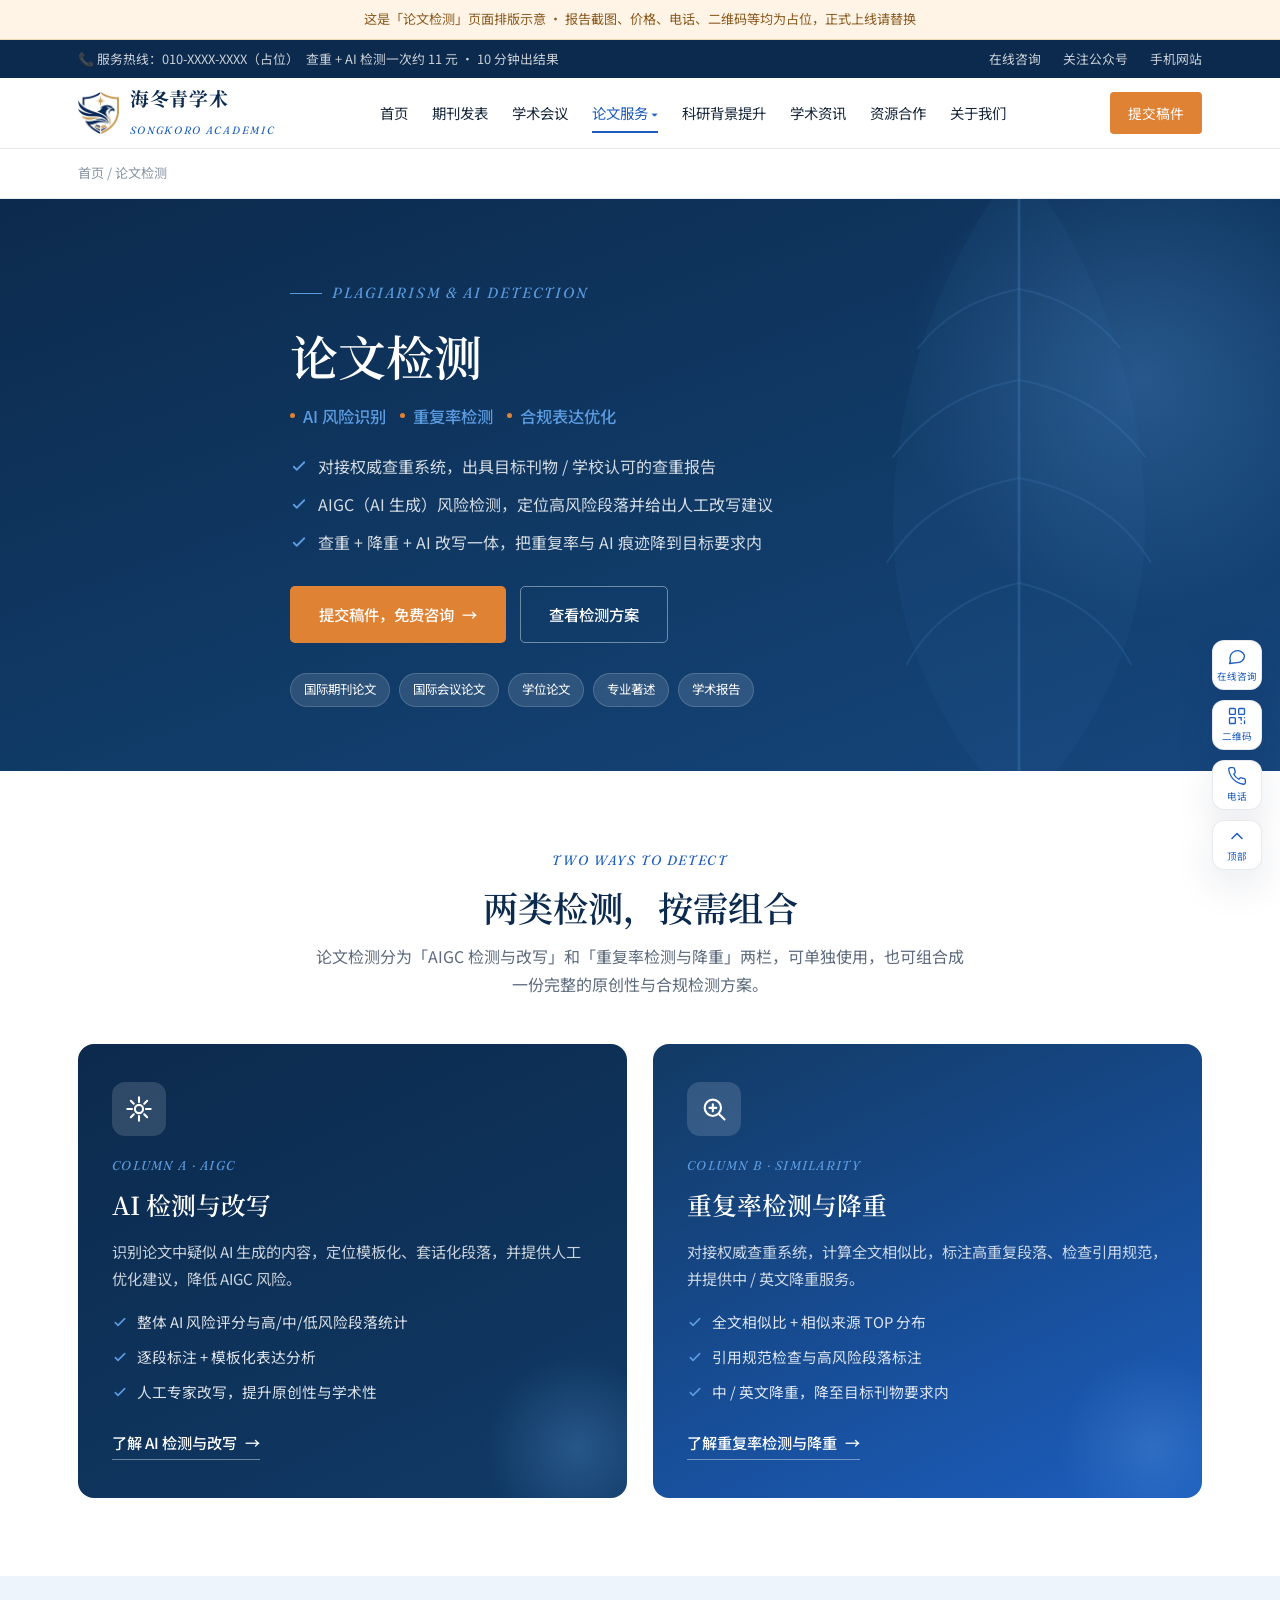
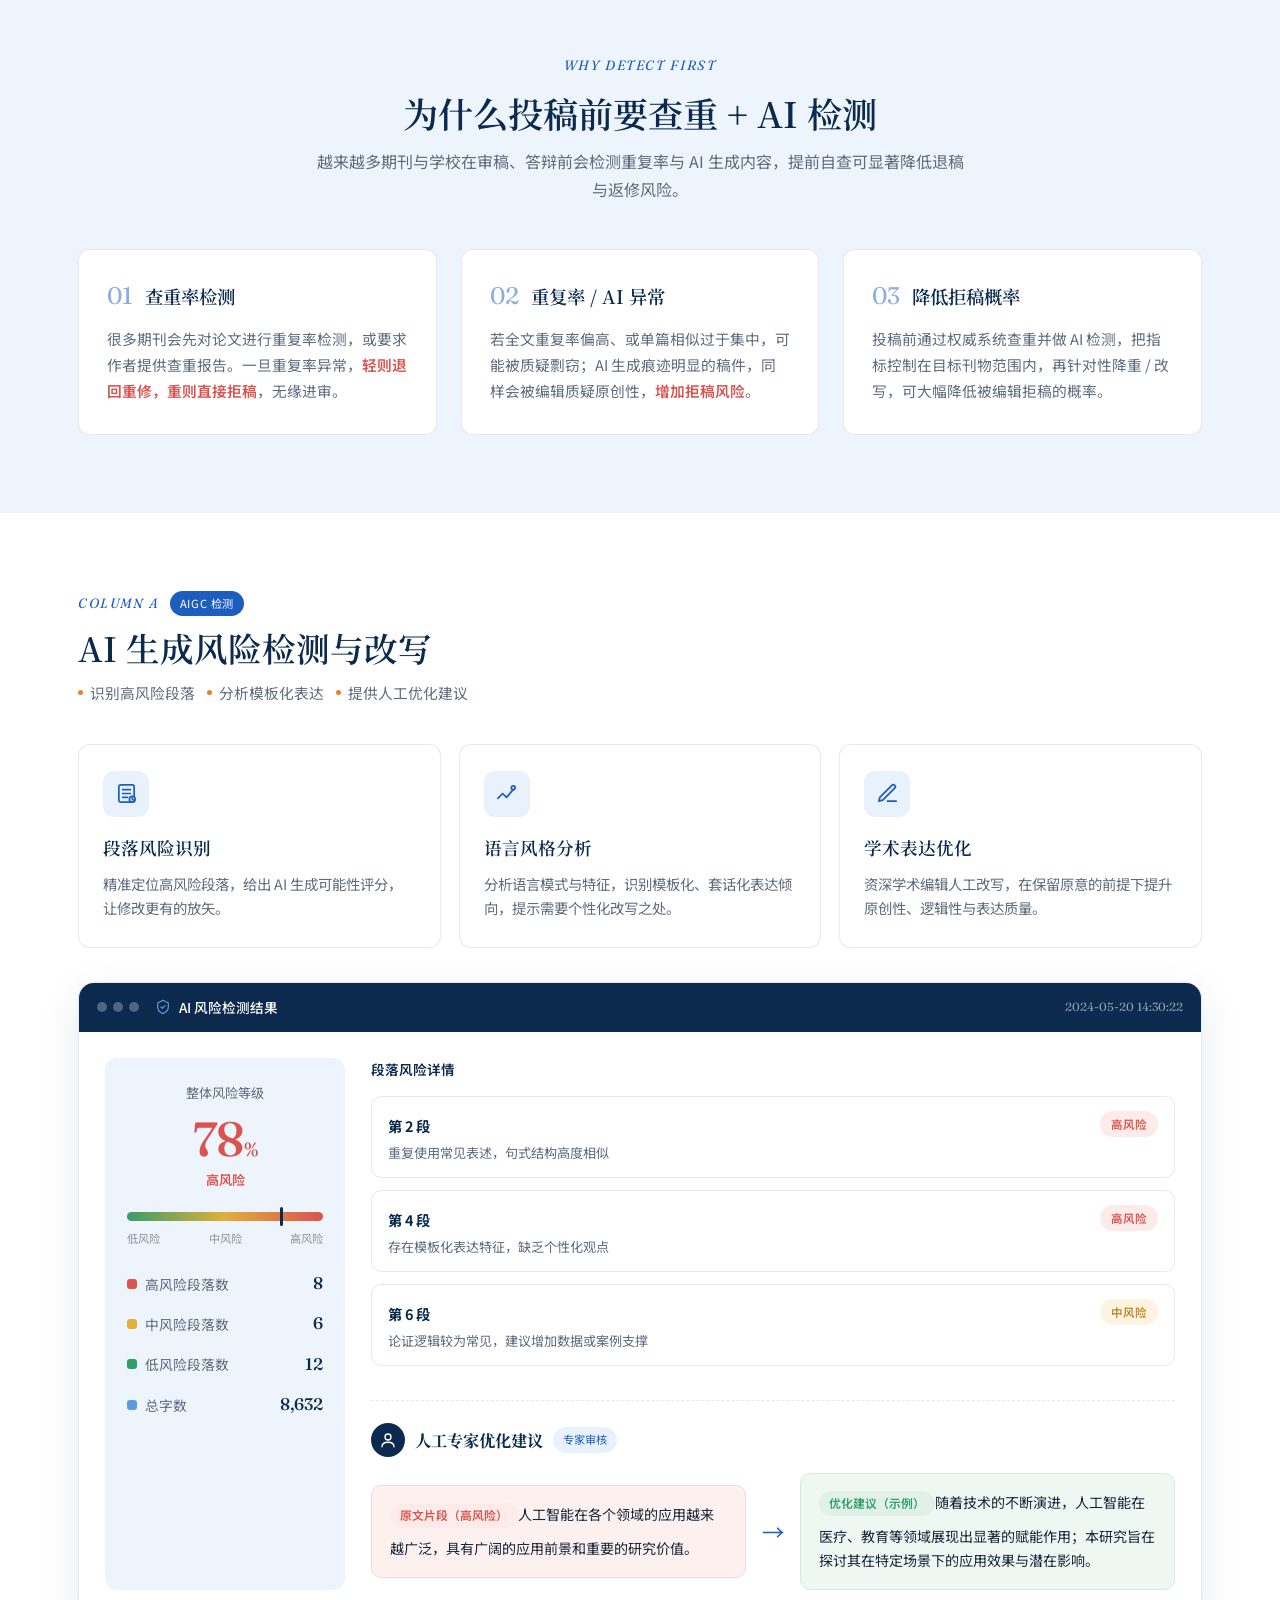
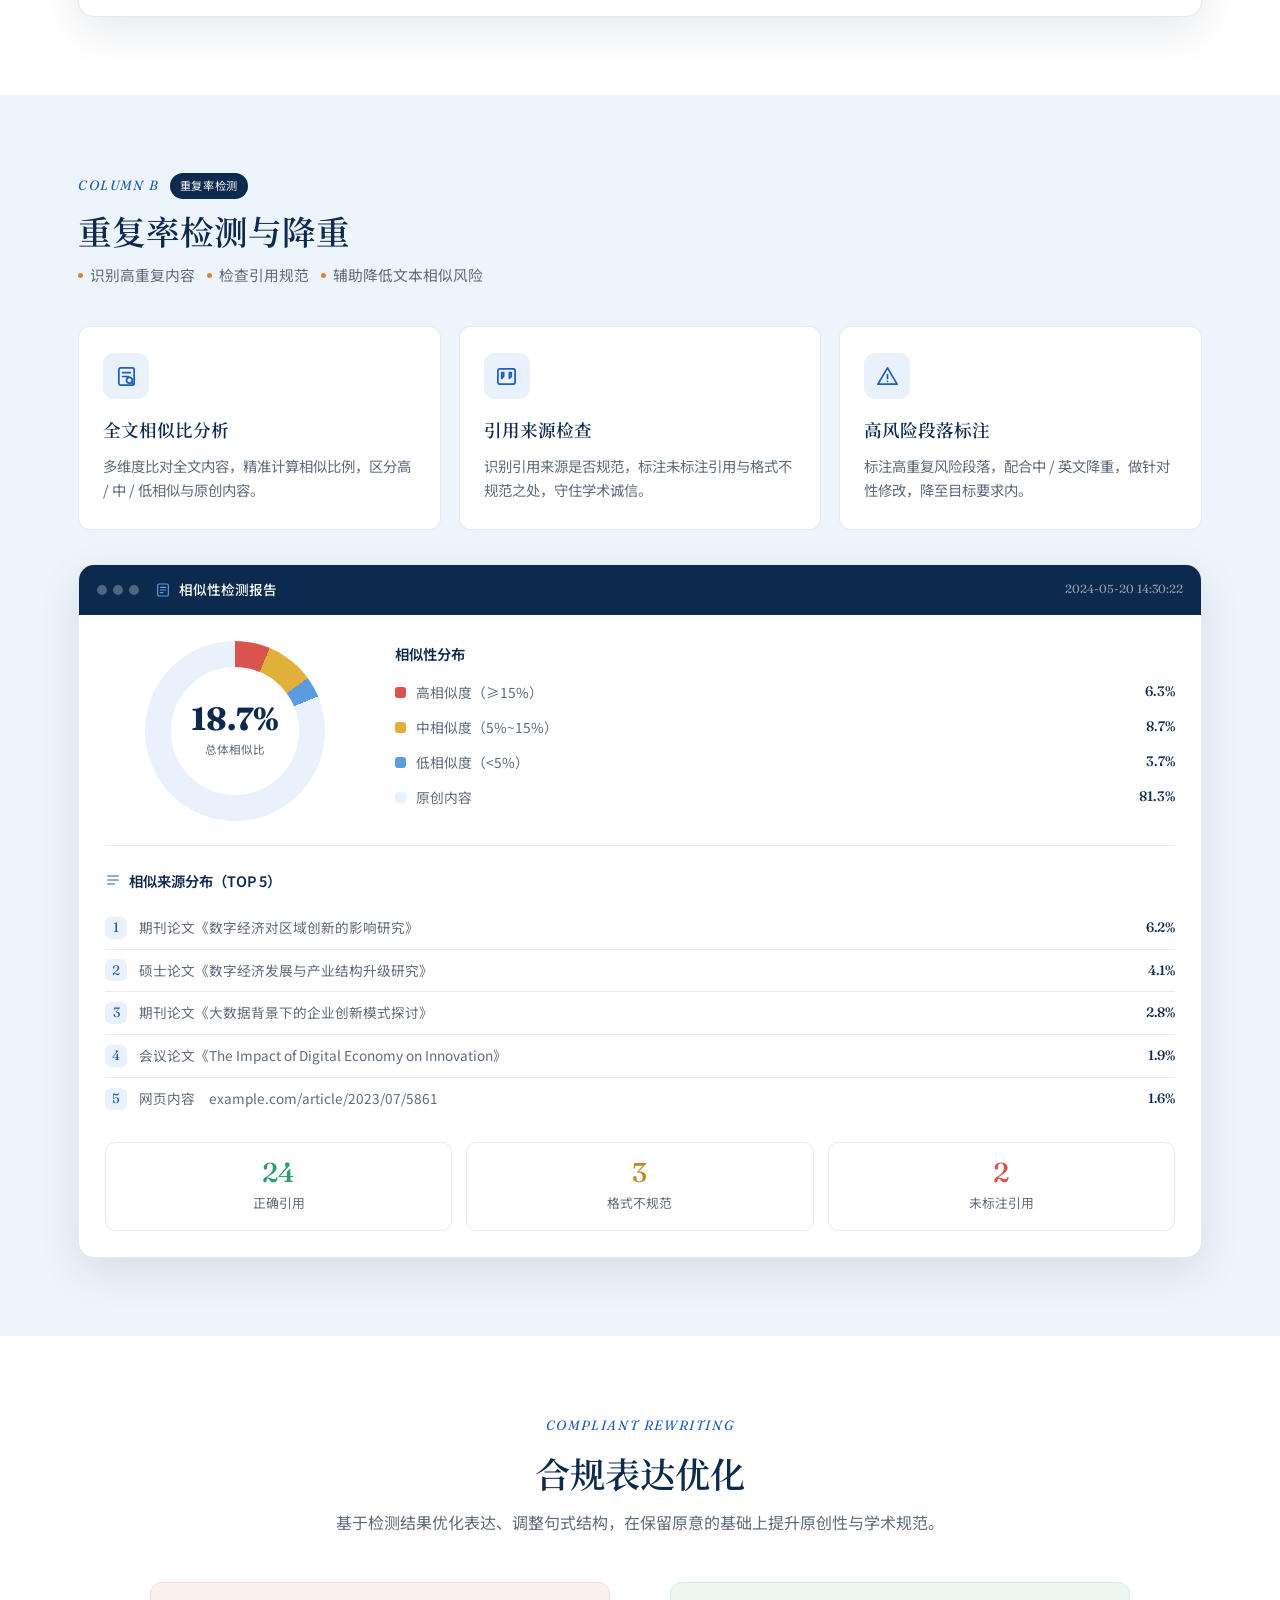
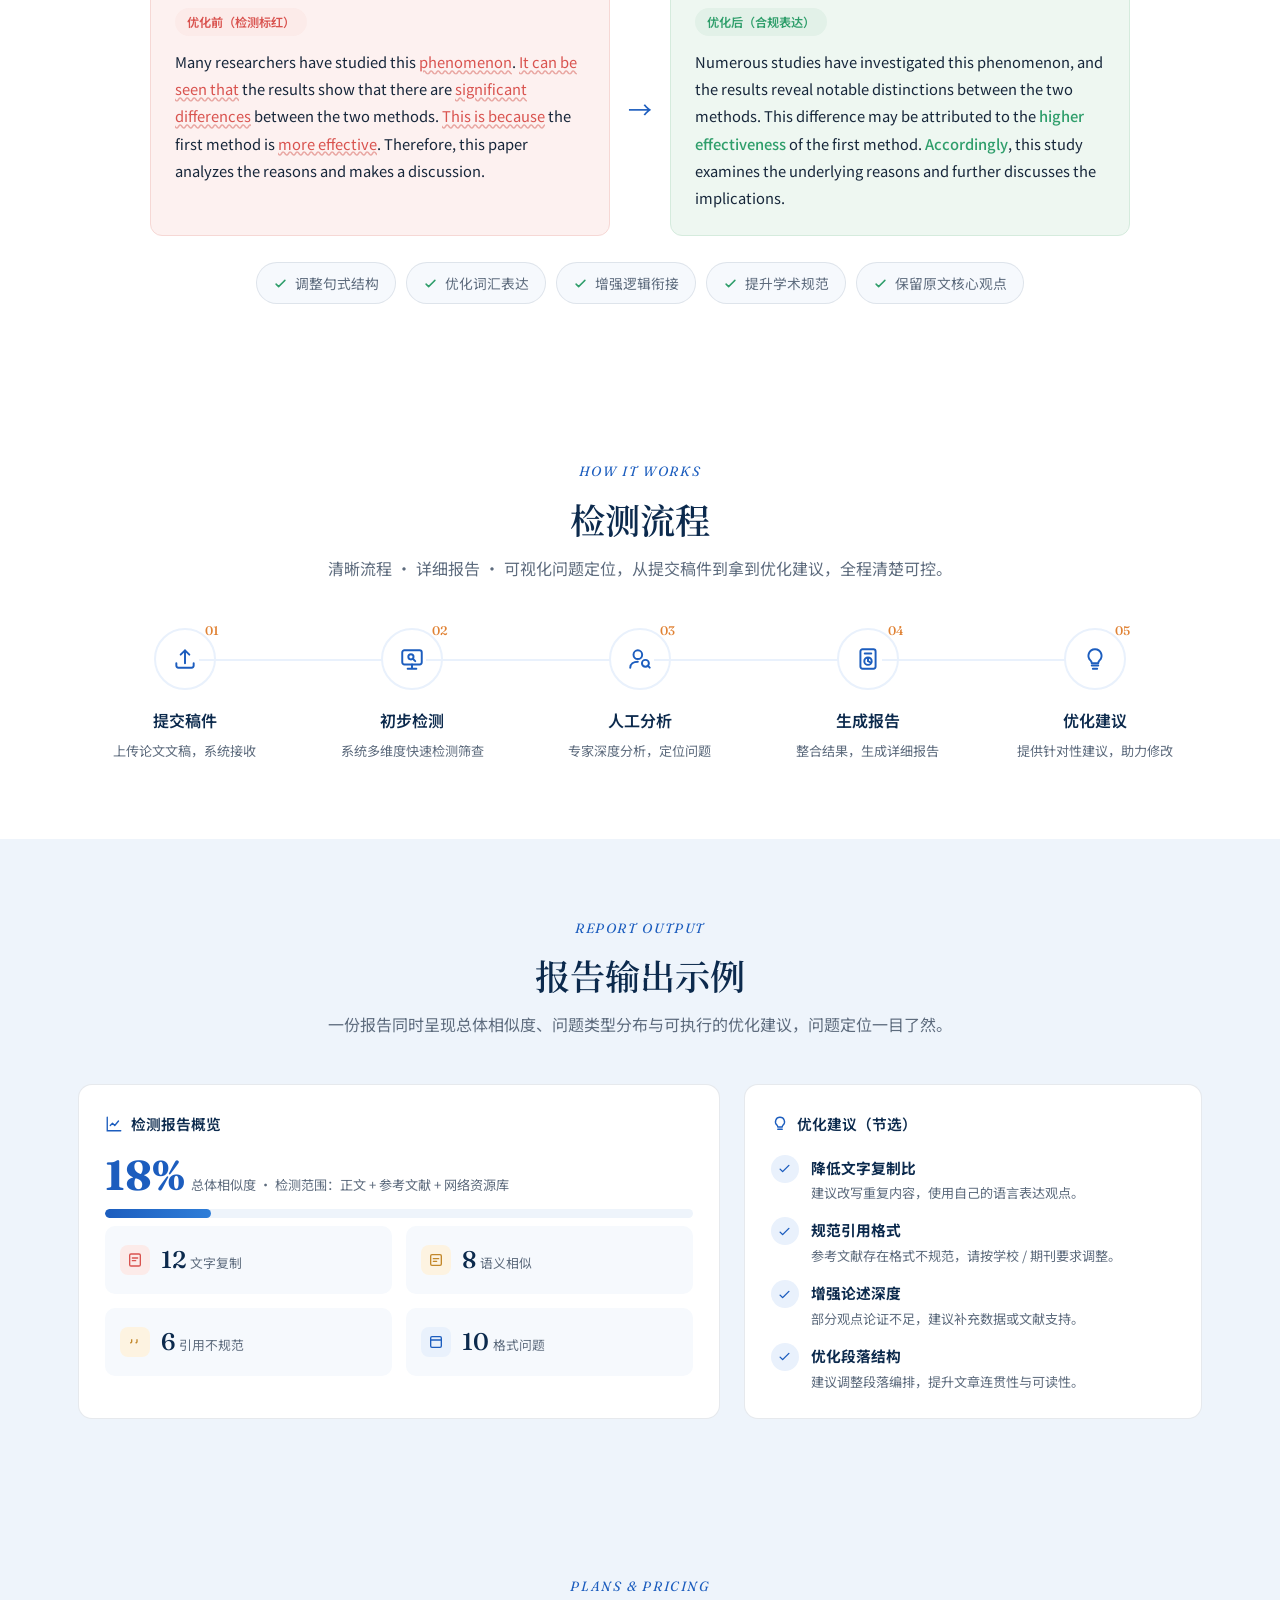
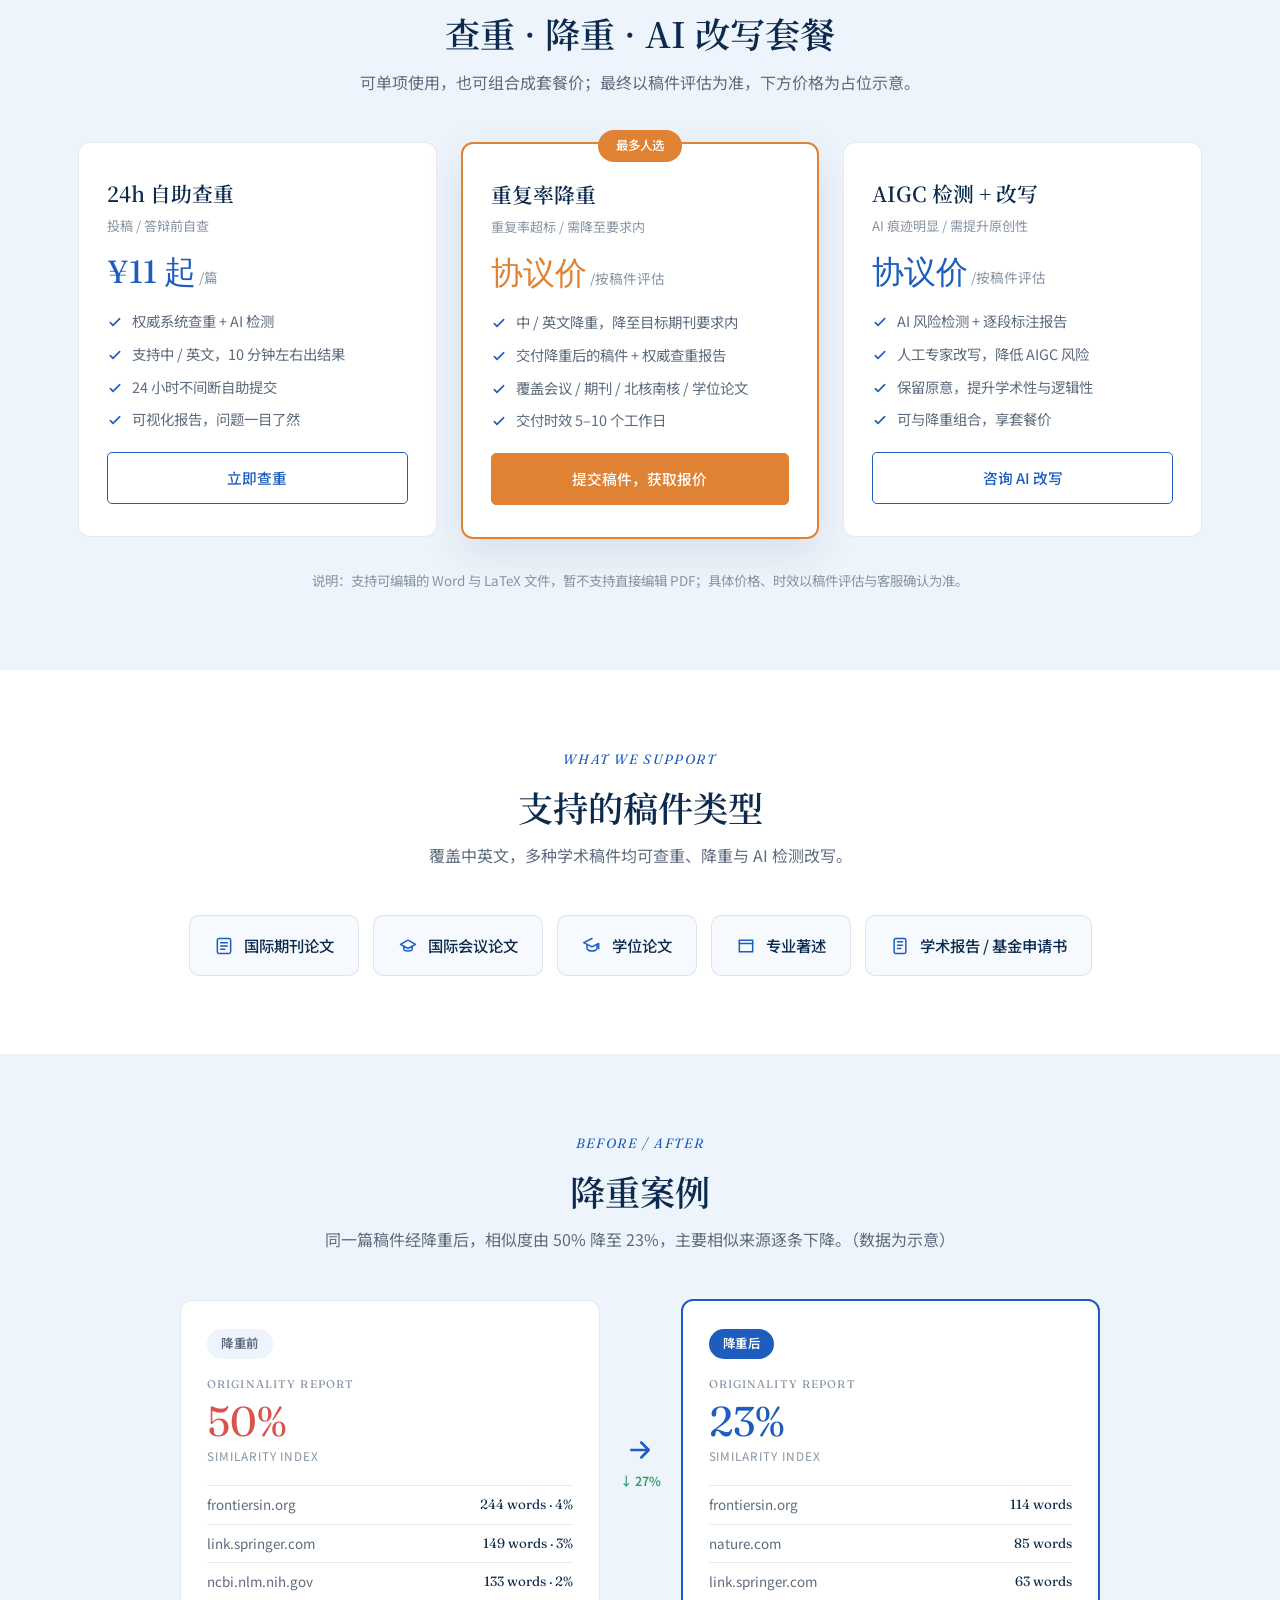
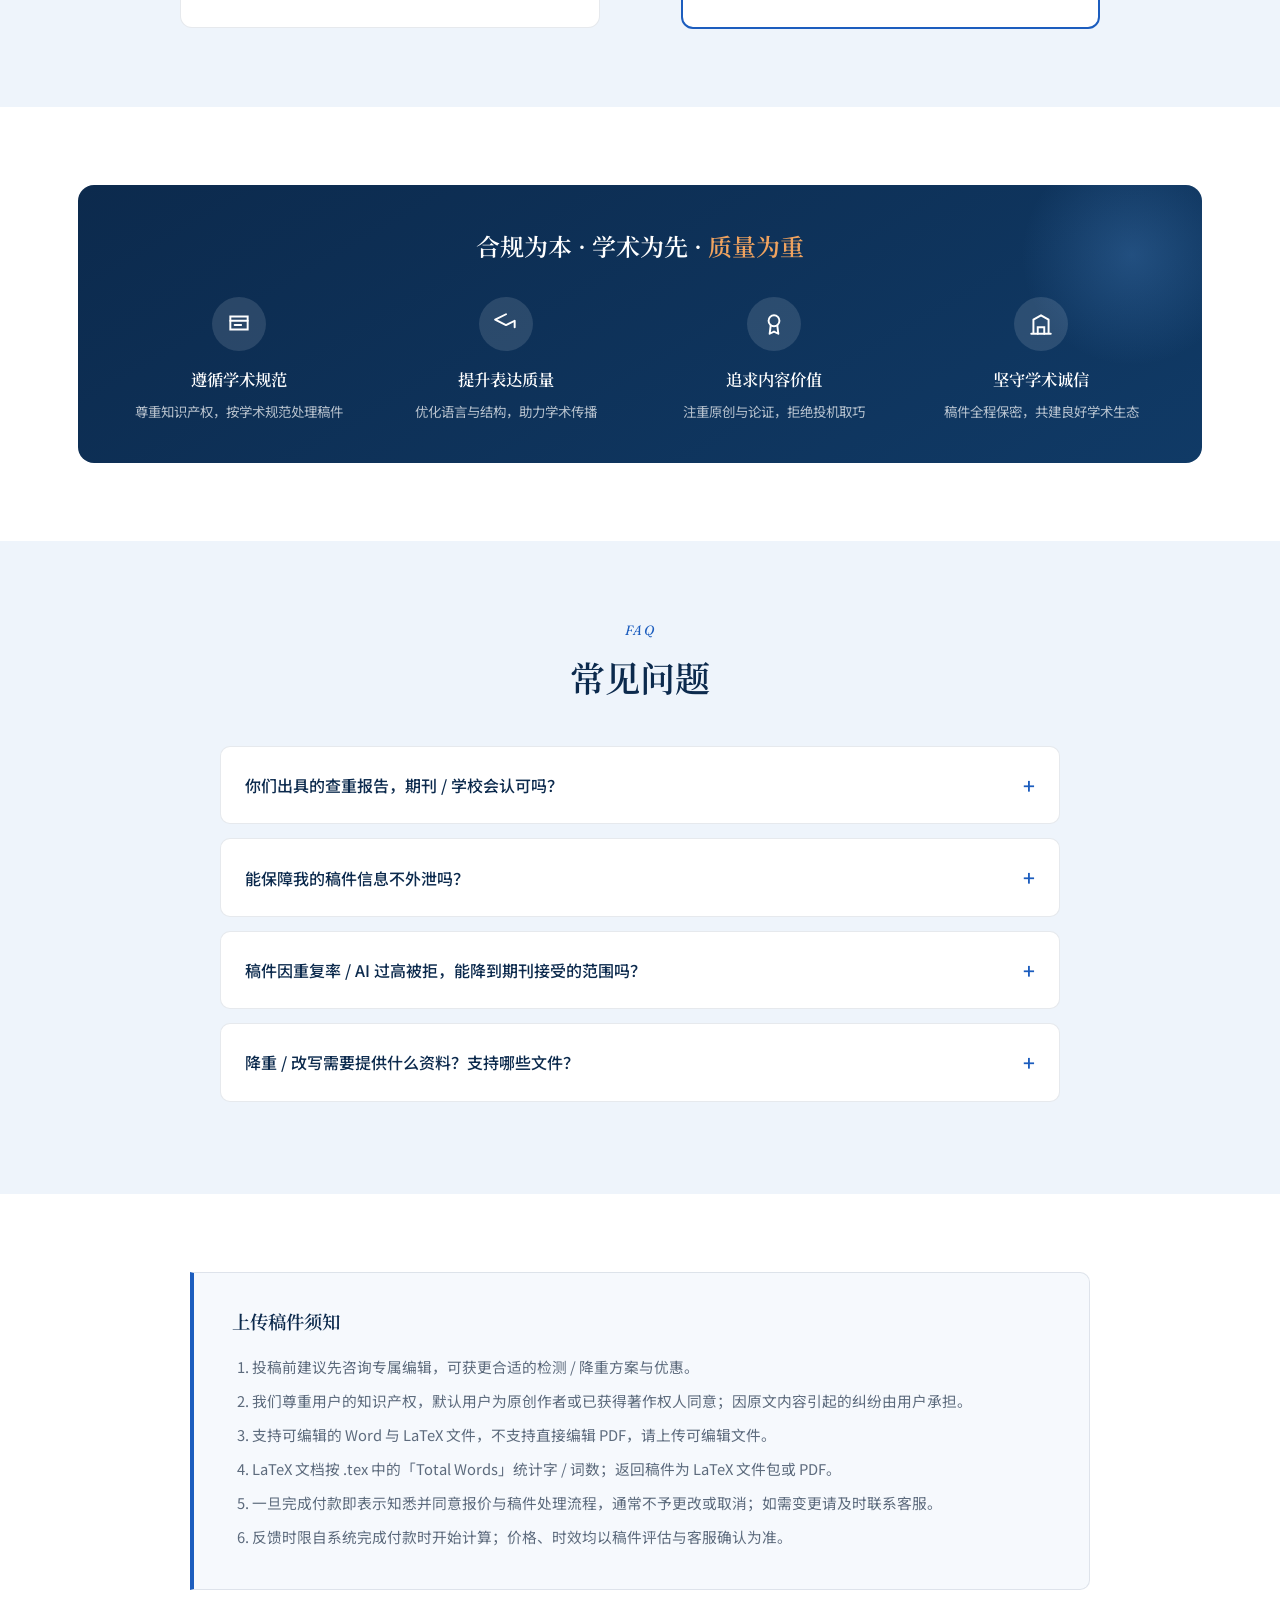
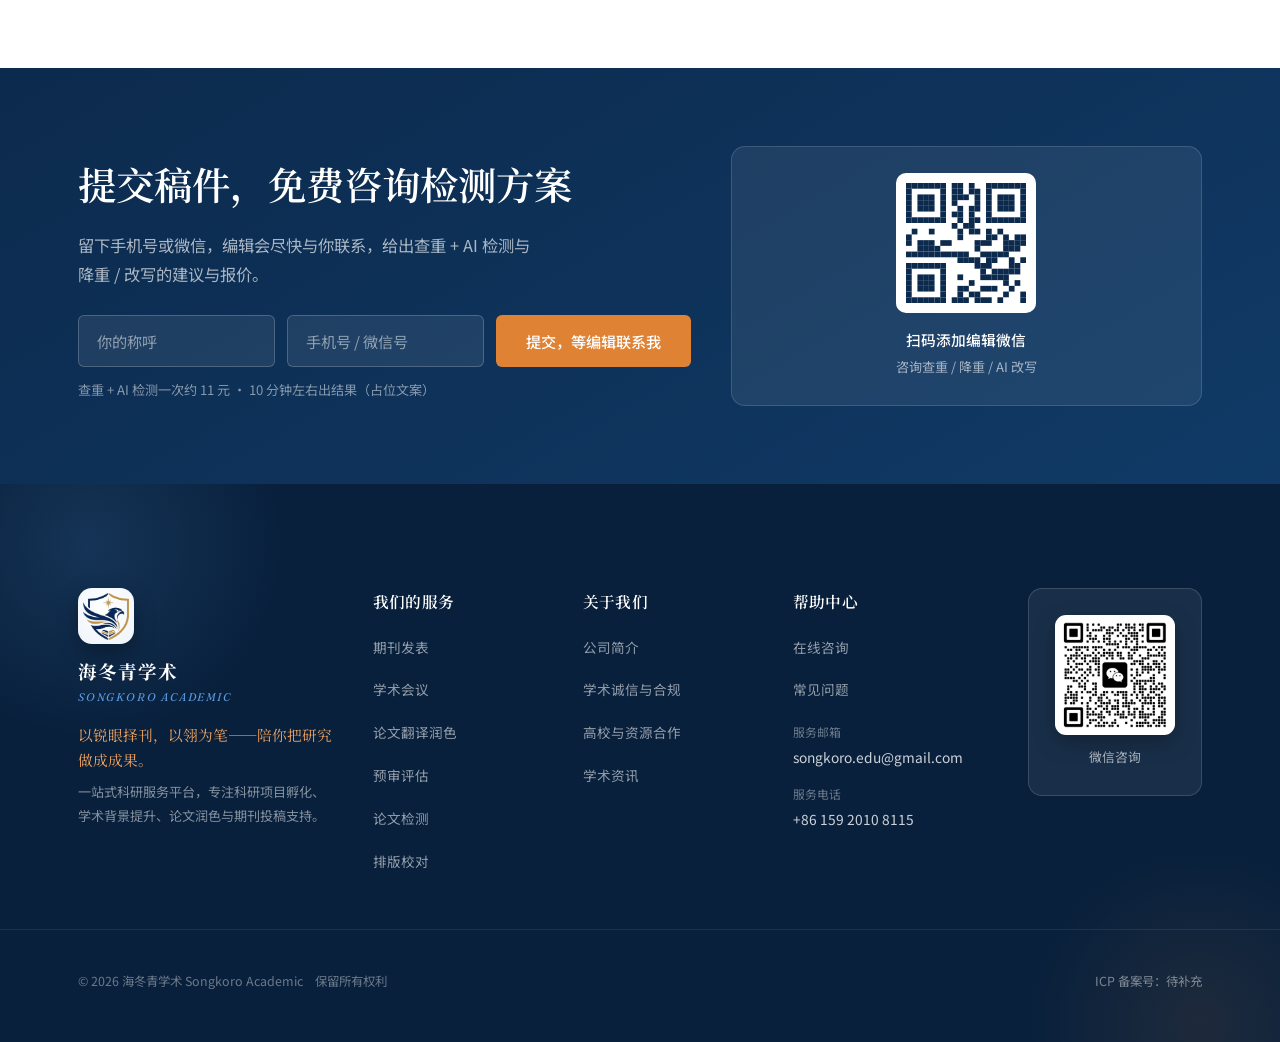
<file: detection.html>
<!DOCTYPE html>
<html lang="zh-CN">
<head>
<meta charset="UTF-8" />
<meta name="viewport" content="width=device-width, initial-scale=1.0" />
<title>论文检测 · 海冬青学术 Songkoro Academic（页面示意）</title>
<link rel="icon" type="image/png" href="[data-uri]">
<link rel="preconnect" href="https://fonts.googleapis.com">
<link rel="preconnect" href="https://fonts.gstatic.com" crossorigin>
<link href="https://fonts.googleapis.com/css2?family=Fraunces:ital,opsz,wght@0,9..144,400;1,9..144,400;1,9..144,500&family=Noto+Serif+SC:wght@500;600;700&family=Noto+Sans+SC:wght@300;400;500;700&display=swap" rel="stylesheet">
<style>
  :root{
    --navy:#0c2a4d; --navy-2:#103a66;
    --blue:#1c5dbe; --blue-bright:#2f7ed8; --blue-soft:#5b9be0;
    --blue-pale:#e9f1fc; --blue-pale-2:#f3f8fe;
    --amber:#e08234; --amber-light:#f0a35f;
    --paper:#ffffff; --paper-2:#f6f9fd; --paper-3:#eef4fb;
    --text:#16263a; --muted:#5d6b7d; --muted-light:#8794a3;
    --line:rgba(12,42,77,.10);
    --green:#2f9e6b; --red:#d9534f; --gold:#c79a4b;
    --serif-en:"Fraunces",serif; --serif-zh:"Noto Serif SC",serif; --sans:"Noto Sans SC",sans-serif;
    --shadow:0 14px 40px rgba(12,42,77,.10);
  }
  *{margin:0;padding:0;box-sizing:border-box}
  html{scroll-behavior:smooth}
  body{font-family:var(--sans);background:var(--paper-2);color:var(--text);line-height:1.75;-webkit-font-smoothing:antialiased;overflow-x:hidden}
  ::selection{background:var(--blue);color:#fff}
  .wrap{max-width:1180px;margin:0 auto;padding:0 28px}
  a{text-decoration:none;color:inherit}

  /* UTILITY BAR */
  .util{background:var(--navy);color:rgba(255,255,255,.78);font-size:.8rem}
  .util .wrap{display:flex;justify-content:space-between;align-items:center;height:38px}
  .util a{color:rgba(255,255,255,.78);transition:color .25s}
  .util a:hover{color:#fff}
  .util-right{display:flex;gap:22px}

  /* NAV */
  nav{position:sticky;top:0;z-index:90;background:rgba(255,255,255,.92);backdrop-filter:blur(12px);border-bottom:1px solid var(--line);transition:box-shadow .35s}
  nav.scrolled{box-shadow:0 6px 20px rgba(12,42,77,.07)}
  .nav-in{display:flex;align-items:center;justify-content:space-between;height:70px}
  .brand{display:flex;align-items:center;gap:11px}
  .brand-mark{display:flex;align-items:center}.brand-logo{height:42px;width:auto;display:block}
  .brand-zh{font-family:var(--serif-zh);font-weight:700;font-size:1.18rem;letter-spacing:.05em;color:var(--navy);line-height:1}
  .brand-en{font-family:var(--serif-en);font-style:italic;font-size:.66rem;letter-spacing:.16em;color:var(--blue);text-transform:uppercase}
  .nav-links{display:flex;gap:24px;align-items:center}
  .nav-links a{font-size:.9rem;color:var(--text);position:relative;transition:color .25s}
  .nav-links a.active{color:var(--blue)}
  .nav-links a::after{content:"";position:absolute;left:0;bottom:-7px;height:2px;width:0;background:var(--blue);transition:width .3s}
  .nav-links a:hover{color:var(--blue)}.nav-links a:hover::after,.nav-links a.active::after{width:100%}
  .nav-cta{background:var(--amber);color:#fff!important;padding:9px 18px;border-radius:4px;font-size:.86rem;transition:background .25s}
  .nav-cta::after{display:none!important}.nav-cta:hover{background:var(--amber-light)}

  /* BREADCRUMB */
  .crumb{background:var(--paper);border-bottom:1px solid var(--line)}
  .crumb .wrap{font-size:.82rem;color:var(--muted-light);padding:13px 28px}
  .crumb a:hover{color:var(--blue)}

  /* HERO */
  header{background:linear-gradient(160deg,var(--navy) 0%,var(--navy-2) 55%,#16467d 100%);color:#fff;position:relative;overflow:hidden}
  header::before{content:"";position:absolute;right:-120px;top:-80px;width:520px;height:520px;border-radius:50%;background:radial-gradient(circle,rgba(91,155,224,.30),transparent 65%)}
  .hero-feather{position:absolute;right:4%;top:50%;transform:translateY(-50%);width:min(34vw,420px);opacity:.5;pointer-events:none;transform-origin:50% 8%;animation:sway 7s ease-in-out infinite}
  @keyframes sway{0%,100%{transform:translateY(-50%) rotate(-2.2deg)}50%{transform:translateY(-50%) rotate(2.2deg)}}
  .hero{position:relative;z-index:2;padding:74px 0 64px;max-width:700px}
  .eyebrow{font-family:var(--serif-en);font-style:italic;font-size:.92rem;letter-spacing:.14em;color:var(--blue-soft);text-transform:uppercase;margin-bottom:18px;display:inline-flex;align-items:center;gap:10px}
  .eyebrow::before{content:"";width:32px;height:1px;background:var(--blue-soft)}
  .hero h1{font-family:var(--serif-zh);font-weight:600;font-size:clamp(2rem,4.2vw,3rem);line-height:1.32;margin-bottom:14px}
  .hero .lead-line{display:flex;gap:14px;flex-wrap:wrap;color:var(--blue-soft);font-size:1.02rem;margin-bottom:22px;font-weight:500}
  .hero .lead-line span{display:inline-flex;align-items:center;gap:8px}
  .hero .lead-line i{width:5px;height:5px;border-radius:50%;background:var(--amber);display:inline-block}
  .hero ul{list-style:none;margin-bottom:30px}
  .hero li{display:flex;align-items:flex-start;gap:10px;font-size:1rem;color:rgba(255,255,255,.82);margin-bottom:10px}
  .hero li svg{width:18px;height:18px;color:var(--blue-soft);flex:none;margin-top:5px}
  .hero-actions{display:flex;gap:14px;flex-wrap:wrap;margin-bottom:30px}
  .btn{display:inline-flex;align-items:center;gap:8px;font-size:.96rem;font-weight:500;padding:14px 28px;border-radius:5px;transition:all .3s;cursor:pointer;border:1px solid transparent}
  .btn-primary{background:var(--amber);color:#fff}.btn-primary:hover{background:var(--amber-light);transform:translateY(-2px)}
  .btn-ghost{background:transparent;color:#fff;border-color:rgba(255,255,255,.4)}.btn-ghost:hover{background:rgba(255,255,255,.12)}
  .btn span{transition:transform .3s}.btn:hover span{transform:translateX(4px)}
  .doc-tags{display:flex;gap:9px;flex-wrap:wrap}
  .doc-tags span{font-size:.78rem;background:rgba(255,255,255,.12);color:#fff;padding:5px 13px;border-radius:30px;border:1px solid rgba(255,255,255,.16)}

  /* SECTION SHELL */
  section{padding:78px 0}
  .sec-head{text-align:center;max-width:660px;margin:0 auto 46px}
  .sec-tag{font-family:var(--serif-en);font-style:italic;font-size:.84rem;letter-spacing:.12em;color:var(--blue);text-transform:uppercase;margin-bottom:12px}
  .sec-head h2{font-family:var(--serif-zh);font-weight:600;font-size:clamp(1.6rem,3vw,2.2rem);color:var(--navy);line-height:1.3}
  .sec-head p{color:var(--muted);margin-top:12px;font-size:1rem}

  /* TWO PILLARS */
  #pillars{background:var(--paper)}
  .pillar-grid{display:grid;grid-template-columns:1fr 1fr;gap:26px}
  .pillar{position:relative;border-radius:16px;padding:38px 34px;color:#fff;overflow:hidden;background:linear-gradient(155deg,var(--navy),var(--navy-2));transition:transform .35s,box-shadow .35s}
  .pillar:hover{transform:translateY(-5px);box-shadow:var(--shadow)}
  .pillar.alt{background:linear-gradient(155deg,#123a64,#1c5dbe)}
  .pillar::after{content:"";position:absolute;right:-50px;bottom:-50px;width:200px;height:200px;border-radius:50%;background:radial-gradient(circle,rgba(91,155,224,.30),transparent 65%)}
  .pillar .pico{width:54px;height:54px;border-radius:13px;background:rgba(255,255,255,.14);display:flex;align-items:center;justify-content:center;margin-bottom:18px;position:relative;z-index:2}
  .pillar .pico svg{width:28px;height:28px;color:#fff}
  .pillar .pk{font-family:var(--serif-en);font-style:italic;font-size:.8rem;letter-spacing:.1em;color:var(--blue-soft);text-transform:uppercase;margin-bottom:6px;position:relative;z-index:2}
  .pillar h3{font-family:var(--serif-zh);font-weight:600;font-size:1.55rem;margin-bottom:12px;position:relative;z-index:2}
  .pillar p{color:rgba(255,255,255,.78);font-size:.95rem;margin-bottom:18px;position:relative;z-index:2}
  .pillar ul{list-style:none;margin-bottom:24px;position:relative;z-index:2}
  .pillar li{display:flex;gap:9px;align-items:flex-start;font-size:.92rem;color:rgba(255,255,255,.86);margin-bottom:9px}
  .pillar li svg{width:16px;height:16px;color:var(--blue-soft);flex:none;margin-top:5px}
  .pillar .plink{display:inline-flex;align-items:center;gap:8px;font-weight:500;font-size:.95rem;color:#fff;position:relative;z-index:2;border-bottom:1px solid rgba(255,255,255,.4);padding-bottom:3px;transition:gap .3s}
  .pillar .plink:hover{gap:13px}

  /* WHY */
  #why{background:var(--paper-3)}
  .why-grid{display:grid;grid-template-columns:repeat(3,1fr);gap:24px}
  .why{background:var(--paper);border:1px solid var(--line);border-radius:12px;padding:30px 28px;transition:transform .35s,box-shadow .35s,border-color .35s}
  .why:hover{transform:translateY(-5px);box-shadow:var(--shadow);border-color:var(--blue-soft)}
  .why .wt{display:flex;align-items:center;gap:12px;margin-bottom:14px}
  .why .wn{font-family:var(--serif-en);font-size:1.5rem;color:var(--blue);line-height:1;opacity:.5}
  .why h4{font-family:var(--serif-zh);font-weight:600;font-size:1.15rem;color:var(--navy)}
  .why p{font-size:.92rem;color:var(--muted);line-height:1.75}
  .why .hl{color:var(--red);font-weight:600}

  /* FEATURE BLOCK (section A & B) */
  .feat-block{padding:78px 0}
  #ai{background:var(--paper)}
  #dup{background:var(--paper-3)}
  .block-head{display:flex;align-items:flex-end;justify-content:space-between;gap:24px;margin-bottom:38px;flex-wrap:wrap}
  .block-head .bt{flex:1;min-width:280px}
  .block-head .bk{font-family:var(--serif-en);font-style:italic;font-size:.84rem;letter-spacing:.12em;color:var(--blue);text-transform:uppercase;margin-bottom:10px;display:flex;align-items:center;gap:10px}
  .block-head .bk .badge{font-family:var(--sans);font-style:normal;background:var(--blue);color:#fff;font-size:.7rem;padding:3px 10px;border-radius:20px;letter-spacing:.05em}
  .block-head h2{font-family:var(--serif-zh);font-weight:600;font-size:clamp(1.6rem,3vw,2.1rem);color:var(--navy);line-height:1.3}
  .block-head .sub{display:flex;gap:12px;flex-wrap:wrap;color:var(--muted);font-size:.92rem;margin-top:10px}
  .block-head .sub span{display:inline-flex;align-items:center;gap:7px}
  .block-head .sub i{width:5px;height:5px;border-radius:50%;background:var(--amber)}
  .feat-row{display:grid;grid-template-columns:1fr 1fr 1fr;gap:18px;margin-bottom:34px}
  .scard{background:var(--paper);border:1px solid var(--line);border-radius:12px;padding:26px 24px;transition:transform .35s,box-shadow .35s,border-color .35s}
  #dup .scard{background:var(--paper)}
  .scard:hover{transform:translateY(-5px);box-shadow:var(--shadow);border-color:var(--blue-soft)}
  .scard .ico{width:46px;height:46px;border-radius:11px;background:var(--blue-pale);display:flex;align-items:center;justify-content:center;color:var(--blue);margin-bottom:16px}
  .scard .ico svg{width:23px;height:23px}
  .scard h4{font-family:var(--serif-zh);font-weight:600;font-size:1.1rem;color:var(--navy);margin-bottom:8px}
  .scard p{font-size:.9rem;color:var(--muted);line-height:1.7}

  /* DASHBOARD MOCKUP */
  .mock{background:var(--paper);border:1px solid var(--line);border-radius:16px;box-shadow:var(--shadow);overflow:hidden}
  .mock-bar{display:flex;align-items:center;gap:8px;padding:13px 18px;background:var(--navy);color:#fff}
  .mock-bar .dots{display:flex;gap:6px}.mock-bar .dots i{width:10px;height:10px;border-radius:50%;background:rgba(255,255,255,.28)}
  .mock-bar .mt{font-size:.85rem;margin-left:8px;display:flex;align-items:center;gap:8px;font-weight:500}
  .mock-bar .mt svg{width:16px;height:16px;color:var(--blue-soft)}
  .mock-bar .when{margin-left:auto;font-size:.74rem;color:rgba(255,255,255,.55);font-family:var(--serif-en)}
  .mock-body{padding:26px}

  /* AI dashboard */
  .ai-grid{display:grid;grid-template-columns:240px 1fr;gap:26px}
  .risk-panel{background:var(--paper-3);border-radius:12px;padding:24px 22px;text-align:center}
  .risk-panel .rl{font-size:.82rem;color:var(--muted);margin-bottom:10px}
  .risk-panel .rv{font-family:var(--serif-en);font-size:3rem;line-height:1;color:var(--red);font-weight:500}
  .risk-panel .rtag{display:inline-block;margin-top:6px;font-size:.82rem;color:var(--red);font-weight:600}
  .gauge{height:9px;border-radius:6px;margin:20px 0 8px;background:linear-gradient(90deg,#3a9c6b 0%,#e0b03a 50%,#d9534f 100%);position:relative}
  .gauge .pin{position:absolute;top:-5px;width:3px;height:19px;background:#0c2a4d;border-radius:3px;left:78%}
  .gauge-lab{display:flex;justify-content:space-between;font-size:.7rem;color:var(--muted-light)}
  .stat-list{margin-top:20px;display:flex;flex-direction:column;gap:11px}
  .stat-list .st{display:flex;align-items:center;justify-content:space-between;font-size:.86rem}
  .stat-list .st .lab{display:flex;align-items:center;gap:8px;color:var(--muted)}
  .stat-list .st .lab .sq{width:10px;height:10px;border-radius:3px}
  .stat-list .st .num{font-family:var(--serif-en);font-size:1.05rem;color:var(--navy);font-weight:500}
  .para-list{display:flex;flex-direction:column;gap:12px}
  .para-list .ph{font-size:.85rem;font-weight:600;color:var(--navy);margin-bottom:2px}
  .para{border:1px solid var(--line);border-radius:10px;padding:14px 16px;display:flex;justify-content:space-between;align-items:flex-start;gap:14px}
  .para .pinfo b{font-size:.9rem;color:var(--navy)}
  .para .pinfo p{font-size:.82rem;color:var(--muted);margin-top:3px;line-height:1.6}
  .lv{font-size:.72rem;font-weight:600;padding:3px 11px;border-radius:20px;white-space:nowrap;flex:none}
  .lv.high{background:#fcebe9;color:var(--red)}
  .lv.mid{background:#fdf3e1;color:#c2872a}
  .lv.low{background:#e7f5ee;color:var(--green)}

  /* expert suggestion */
  .expert{margin-top:22px;border-top:1px dashed var(--line);padding-top:22px}
  .expert .eh{display:flex;align-items:center;gap:10px;margin-bottom:16px}
  .expert .eh .av{width:34px;height:34px;border-radius:50%;background:var(--navy);color:#fff;display:flex;align-items:center;justify-content:center}
  .expert .eh .av svg{width:18px;height:18px}
  .expert .eh b{font-family:var(--serif-zh);font-size:1.02rem;color:var(--navy)}
  .expert .eh .tag{font-size:.7rem;background:var(--blue-pale);color:var(--blue);padding:3px 10px;border-radius:20px}
  .compare{display:grid;grid-template-columns:1fr auto 1fr;gap:16px;align-items:center}
  .cbox{border-radius:10px;padding:16px 18px;font-size:.88rem;line-height:1.75}
  .cbox .clab{font-size:.74rem;font-weight:600;margin-bottom:8px;display:inline-block;padding:2px 10px;border-radius:20px}
  .cbox.bad{background:#fdf1f0;border:1px solid #f6d8d5}
  .cbox.bad .clab{background:#fcebe9;color:var(--red)}
  .cbox.good{background:#eef7f1;border:1px solid #d5ebdd}
  .cbox.good .clab{background:#e2f1e8;color:var(--green)}
  .compare .arrow{color:var(--blue);font-size:1.4rem}

  /* SIMILARITY dashboard */
  .dup-grid{display:grid;grid-template-columns:260px 1fr;gap:30px;align-items:center}
  .donut-wrap{text-align:center}
  .donut{width:180px;height:180px;border-radius:50%;margin:0 auto;position:relative;
    background:conic-gradient(var(--red) 0 6.3%,#e0b03a 6.3% 15%,var(--blue-soft) 15% 18.7%,var(--blue-pale) 18.7% 100%)}
  .donut::after{content:"";position:absolute;inset:26px;background:var(--paper);border-radius:50%}
  .donut .center{position:absolute;inset:0;display:flex;flex-direction:column;align-items:center;justify-content:center;z-index:2}
  .donut .center b{font-family:var(--serif-en);font-size:2rem;color:var(--navy);line-height:1}
  .donut .center small{font-size:.72rem;color:var(--muted);margin-top:4px}
  .dist .dh{font-size:.9rem;font-weight:600;color:var(--navy);margin-bottom:14px}
  .dist .drow{display:flex;align-items:center;gap:10px;margin-bottom:11px;font-size:.86rem}
  .dist .drow .sq{width:11px;height:11px;border-radius:3px;flex:none}
  .dist .drow .nm{color:var(--muted);flex:1}
  .dist .drow .val{font-family:var(--serif-en);color:var(--navy);font-weight:500}
  .src-block{margin-top:24px;border-top:1px solid var(--line);padding-top:22px}
  .src-block .sh{font-size:.9rem;font-weight:600;color:var(--navy);margin-bottom:14px;display:flex;align-items:center;gap:8px}
  .src{display:flex;align-items:center;gap:12px;padding:9px 0;border-bottom:1px solid var(--line);font-size:.85rem}
  .src:last-child{border-bottom:none}
  .src .rank{width:22px;height:22px;border-radius:6px;background:var(--blue-pale);color:var(--blue);font-family:var(--serif-en);font-size:.85rem;display:flex;align-items:center;justify-content:center;flex:none}
  .src .nm{flex:1;color:var(--muted)}
  .src .pct{font-family:var(--serif-en);color:var(--navy);font-weight:500}
  .cite-check{display:grid;grid-template-columns:repeat(3,1fr);gap:14px;margin-top:22px}
  .cc{border:1px solid var(--line);border-radius:10px;padding:16px;text-align:center}
  .cc .ccn{font-family:var(--serif-en);font-size:1.7rem;font-weight:500;line-height:1}
  .cc .ccl{font-size:.8rem;color:var(--muted);margin-top:6px}
  .cc.ok .ccn{color:var(--green)}.cc.warn .ccn{color:#c2872a}.cc.err .ccn{color:var(--red)}

  /* PROCESS */
  #process{background:var(--paper)}
  .proc-grid{display:grid;grid-template-columns:repeat(5,1fr);gap:14px}
  .proc{text-align:center;position:relative}
  .proc .pn{width:62px;height:62px;border-radius:50%;background:var(--paper);border:2px solid var(--blue-pale);color:var(--blue);display:flex;align-items:center;justify-content:center;margin:0 auto 16px;position:relative;z-index:2;transition:all .3s}
  .proc .pn svg{width:26px;height:26px}
  .proc:hover .pn{background:var(--blue);color:#fff;border-color:var(--blue);transform:translateY(-3px)}
  .proc .step{position:absolute;top:-8px;left:50%;transform:translateX(20px);font-family:var(--serif-en);font-size:.78rem;color:var(--amber);font-weight:500}
  .proc::before{content:"";position:absolute;top:31px;left:-50%;width:100%;height:2px;background:var(--blue-pale);z-index:1}
  .proc:first-child::before{display:none}
  .proc h4{font-size:1rem;color:var(--navy);font-weight:600;margin-bottom:6px}
  .proc p{font-size:.82rem;color:var(--muted);line-height:1.6}

  /* REPORT OVERVIEW */
  #report{background:var(--paper-3)}
  .rep-grid{display:grid;grid-template-columns:1.4fr 1fr;gap:24px;align-items:stretch}
  .rep-card{background:var(--paper);border:1px solid var(--line);border-radius:14px;padding:26px}
  .rep-card h4{font-size:.92rem;font-weight:600;color:var(--navy);margin-bottom:18px;display:flex;align-items:center;gap:8px}
  .rep-card h4 svg{width:18px;height:18px;color:var(--blue)}
  .overall{display:flex;align-items:baseline;gap:6px;margin-bottom:12px}
  .overall b{font-family:var(--serif-en);font-size:2.6rem;color:var(--blue);line-height:1}
  .overall .ol{font-size:.82rem;color:var(--muted)}
  .barline{height:9px;border-radius:6px;background:var(--paper-3);overflow:hidden;margin-bottom:6px}
  .barline i{display:block;height:100%;width:18%;background:linear-gradient(90deg,var(--blue),var(--blue-bright));border-radius:6px}
  .ptype{display:grid;grid-template-columns:repeat(2,1fr);gap:14px;margin-top:8px}
  .ptype .pt{display:flex;align-items:center;gap:11px;background:var(--paper-2);border-radius:10px;padding:13px 15px}
  .ptype .pt .pn2{font-family:var(--serif-en);font-size:1.5rem;font-weight:500;color:var(--navy)}
  .ptype .pt .pl{font-size:.8rem;color:var(--muted)}
  .ptype .pt .pi{width:30px;height:30px;border-radius:8px;display:flex;align-items:center;justify-content:center;flex:none}
  .ptype .pt .pi svg{width:16px;height:16px}
  .adv-list{display:flex;flex-direction:column;gap:14px}
  .adv{display:flex;gap:12px}
  .adv .ai2{width:28px;height:28px;border-radius:50%;background:var(--blue-pale);color:var(--blue);display:flex;align-items:center;justify-content:center;flex:none}
  .adv .ai2 svg{width:15px;height:15px}
  .adv b{font-size:.92rem;color:var(--navy);display:block;margin-bottom:2px}
  .adv p{font-size:.82rem;color:var(--muted);line-height:1.6}

  /* REWRITE COMPARE */
  #rewrite{background:var(--paper)}
  .rw-wrap{max-width:980px;margin:0 auto}
  .rw-compare{display:grid;grid-template-columns:1fr auto 1fr;gap:18px;align-items:stretch}
  .rw-col{border-radius:12px;padding:24px;font-size:.92rem;line-height:1.85}
  .rw-col .rl2{font-size:.76rem;font-weight:600;padding:3px 12px;border-radius:20px;display:inline-block;margin-bottom:12px}
  .rw-col.before{background:#fdf1f0;border:1px solid #f6d8d5}
  .rw-col.before .rl2{background:#fcebe9;color:var(--red)}
  .rw-col.after{background:#eef7f1;border:1px solid #d5ebdd}
  .rw-col.after .rl2{background:#e2f1e8;color:var(--green)}
  .rw-col .hlr{color:var(--red);text-decoration:underline;text-decoration-style:wavy;text-decoration-color:#e9a7a3}
  .rw-col .hlg{color:var(--green);font-weight:500}
  .rw-mid{display:flex;align-items:center;color:var(--blue);font-size:1.5rem}
  .rw-notes{display:flex;gap:10px;flex-wrap:wrap;justify-content:center;margin-top:26px}
  .rw-notes span{display:inline-flex;align-items:center;gap:7px;font-size:.86rem;color:var(--muted);background:var(--paper-2);border:1px solid var(--line);padding:8px 16px;border-radius:30px}
  .rw-notes span svg{width:15px;height:15px;color:var(--green)}

  /* PRICING */
  #pricing{background:var(--paper-3)}
  .price-grid{display:grid;grid-template-columns:repeat(3,1fr);gap:24px;align-items:start}
  .price{background:var(--paper);border:1px solid var(--line);border-radius:12px;padding:32px 28px;position:relative;transition:transform .35s,box-shadow .35s}
  .price:hover{transform:translateY(-5px);box-shadow:var(--shadow)}
  .price.feat{border:2px solid var(--amber);box-shadow:var(--shadow)}
  .feat-badge{position:absolute;top:-14px;left:50%;transform:translateX(-50%);background:var(--amber);color:#fff;font-size:.78rem;padding:5px 18px;border-radius:30px;font-weight:500}
  .price h3{font-family:var(--serif-zh);font-weight:600;font-size:1.3rem;color:var(--navy);margin-bottom:4px}
  .price .for{font-size:.82rem;color:var(--muted-light);margin-bottom:18px;min-height:20px}
  .price .amt{font-family:var(--serif-en);font-size:2rem;color:var(--blue);line-height:1}
  .price.feat .amt{color:var(--amber)}
  .price .amt small{font-size:.85rem;color:var(--muted-light);font-family:var(--sans)}
  .price ul{list-style:none;margin:22px 0;display:flex;flex-direction:column;gap:11px}
  .price li{font-size:.9rem;color:var(--muted);display:flex;gap:9px;align-items:flex-start;line-height:1.5}
  .price li svg{width:16px;height:16px;color:var(--blue);flex:none;margin-top:4px}
  .price .pbtn{display:block;text-align:center;padding:12px;border-radius:5px;font-size:.92rem;font-weight:500;border:1px solid var(--blue);color:var(--blue);transition:all .3s;cursor:pointer}
  .price .pbtn:hover{background:var(--blue);color:#fff}
  .price.feat .pbtn{background:var(--amber);border-color:var(--amber);color:#fff}.price.feat .pbtn:hover{background:var(--amber-light)}
  .price-note{text-align:center;color:var(--muted-light);font-size:.84rem;margin-top:30px}

  /* SCOPE chips */
  #scope{background:var(--paper)}
  .scope-row{display:flex;gap:14px;flex-wrap:wrap;justify-content:center}
  .scope-chip{display:flex;align-items:center;gap:10px;background:var(--paper-2);border:1px solid var(--line);border-radius:10px;padding:16px 24px;font-size:.96rem;color:var(--navy);font-weight:500;transition:all .3s}
  .scope-chip:hover{border-color:var(--blue-soft);box-shadow:var(--shadow);transform:translateY(-3px)}
  .scope-chip svg{width:20px;height:20px;color:var(--blue)}

  /* CASE */
  #cases{background:var(--paper-3)}
  .case-pair{display:grid;grid-template-columns:1fr auto 1fr;gap:20px;align-items:center;max-width:920px;margin:0 auto}
  .case-col{background:var(--paper);border:1px solid var(--line);border-radius:12px;padding:26px;position:relative}
  .case-col.after{border:2px solid var(--blue)}
  .case-col .clab{font-size:.78rem;font-weight:600;letter-spacing:.05em;padding:4px 14px;border-radius:20px;display:inline-block;margin-bottom:16px}
  .case-col.before .clab{background:var(--paper-3);color:var(--muted)}
  .case-col.after .clab{background:var(--blue);color:#fff}
  .case-col .cidx{font-family:var(--serif-en);font-size:.7rem;color:var(--muted-light);letter-spacing:.1em;text-transform:uppercase;margin-bottom:6px}
  .case-col .cbig{font-family:var(--serif-en);font-size:2.6rem;line-height:1;margin-bottom:4px}
  .case-col.before .cbig{color:var(--red)}.case-col.after .cbig{color:var(--blue)}
  .case-col .csub{font-size:.74rem;color:var(--muted-light);letter-spacing:.08em;margin-bottom:18px}
  .case-col .csrc{font-size:.84rem;color:var(--muted);display:flex;justify-content:space-between;padding:7px 0;border-top:1px solid var(--line)}
  .case-col .csrc .w{font-family:var(--serif-en);color:var(--navy)}
  .case-mid{display:flex;flex-direction:column;align-items:center;gap:6px;color:var(--blue)}
  .case-mid svg{width:30px;height:30px}
  .case-mid span{font-size:.78rem;color:var(--green);font-weight:600}

  /* GUARANTEE */
  #guarantee{background:var(--paper)}
  .g-banner{background:linear-gradient(150deg,var(--navy),var(--navy-2));border-radius:16px;padding:40px 38px;color:#fff;position:relative;overflow:hidden}
  .g-banner::after{content:"";position:absolute;right:-50px;top:-50px;width:240px;height:240px;border-radius:50%;background:radial-gradient(circle,rgba(91,155,224,.25),transparent 65%)}
  .g-banner .gtitle{text-align:center;font-family:var(--serif-zh);font-weight:600;font-size:1.5rem;margin-bottom:30px;position:relative;z-index:2}
  .g-banner .gtitle b{color:var(--amber-light);font-weight:600}
  .g-grid{display:grid;grid-template-columns:repeat(4,1fr);gap:22px;position:relative;z-index:2}
  .gcard{text-align:center}
  .gcard .gi{width:54px;height:54px;border-radius:50%;background:rgba(255,255,255,.12);display:flex;align-items:center;justify-content:center;color:#fff;margin:0 auto 14px}
  .gcard .gi svg{width:26px;height:26px}
  .gcard h4{font-family:var(--serif-zh);font-weight:600;font-size:1.02rem;margin-bottom:8px}
  .gcard p{font-size:.84rem;color:rgba(255,255,255,.7);line-height:1.6}

  /* FAQ */
  #faq{background:var(--paper-3)}
  .faq-wrap{max-width:840px;margin:0 auto}
  .faq-item{background:var(--paper);border:1px solid var(--line);border-radius:10px;margin-bottom:14px;overflow:hidden}
  .faq-q{padding:20px 24px;font-size:1rem;font-weight:500;color:var(--navy);cursor:pointer;display:flex;justify-content:space-between;align-items:center;gap:16px}
  .faq-q .pm{color:var(--blue);font-size:1.3rem;transition:transform .3s;flex:none}
  .faq-item.open .faq-q .pm{transform:rotate(45deg)}
  .faq-a{max-height:0;overflow:hidden;transition:max-height .35s ease;color:var(--muted);font-size:.94rem;line-height:1.75}
  .faq-a div{padding:0 24px 20px}
  .faq-item.open .faq-a{max-height:260px}

  /* TERMS */
  #terms{background:var(--paper)}
  .terms-box{max-width:900px;margin:0 auto;background:var(--paper-2);border:1px solid var(--line);border-left:4px solid var(--blue);border-radius:0 10px 10px 0;padding:32px 38px}
  .terms-box h3{font-family:var(--serif-zh);font-weight:600;font-size:1.15rem;color:var(--navy);margin-bottom:16px}
  .terms-box ol{padding-left:20px;color:var(--muted);font-size:.92rem;line-height:1.9}
  .terms-box li{margin-bottom:6px}

  /* CTA + CONTACT */
  #cta{background:linear-gradient(150deg,var(--navy),var(--navy-2));color:#fff}
  .cta-grid{display:grid;grid-template-columns:1.3fr 1fr;gap:40px;align-items:center}
  .cta-left h2{font-family:var(--serif-zh);font-weight:600;font-size:clamp(1.7rem,3.4vw,2.4rem);margin-bottom:14px}
  .cta-left p{color:rgba(255,255,255,.65);max-width:460px;margin-bottom:26px;font-size:1.02rem}
  .cta-form{display:flex;gap:12px;flex-wrap:wrap}
  .cta-form input{padding:14px 18px;border-radius:6px;border:1px solid rgba(255,255,255,.2);background:rgba(255,255,255,.08);color:#fff;font-family:var(--sans);font-size:.95rem;flex:1;min-width:180px}
  .cta-form input::placeholder{color:rgba(255,255,255,.5)}
  .cta-form input:focus{outline:none;border-color:var(--amber);background:rgba(255,255,255,.14)}
  .cta-form button{background:var(--amber);color:#fff;border:none;padding:14px 30px;border-radius:6px;font-family:var(--sans);font-weight:500;font-size:.95rem;cursor:pointer;transition:background .3s}
  .cta-form button:hover{background:var(--amber-light)}
  .cta-hint{font-size:.82rem;color:rgba(255,255,255,.5);margin-top:12px}
  .qr-card{background:rgba(255,255,255,.07);border:1px solid rgba(255,255,255,.14);border-radius:14px;padding:26px;text-align:center}
  .qr-card .qr{width:140px;height:140px;border-radius:10px;background:#fff;margin:0 auto 14px;padding:10px}
  .qr-card .qr svg{width:100%;height:100%}
  .qr-card .qn{font-size:.92rem;font-weight:500;margin-bottom:4px}
  .qr-card .qp{font-size:.82rem;color:rgba(255,255,255,.6)}

  /* FOOTER */
  footer{background:#08203c;color:rgba(255,255,255,.55);padding:46px 0 30px;font-size:.86rem}
  .foot-grid{display:grid;grid-template-columns:1.4fr 1fr 1fr auto;gap:34px;padding-bottom:30px;border-bottom:1px solid rgba(255,255,255,.1)}
  .foot-brand .fb{display:flex;align-items:center;gap:10px;margin-bottom:14px}
  .foot-brand .fb img{height:38px}
  .foot-brand .fz{font-family:var(--serif-zh);font-weight:700;font-size:1.1rem;color:#fff;line-height:1}
  .foot-brand .fe{font-family:var(--serif-en);font-style:italic;font-size:.62rem;letter-spacing:.16em;color:var(--blue-soft);text-transform:uppercase}
  .foot-brand p{line-height:1.8;max-width:280px}
  .foot-col h5{color:#fff;font-size:.92rem;margin-bottom:14px;font-weight:500}
  .foot-col a{display:block;color:rgba(255,255,255,.55);margin-bottom:9px;font-size:.85rem;transition:color .25s}
  .foot-col a:hover{color:#fff}
  .foot-contact .ci{display:flex;align-items:center;gap:9px;margin-bottom:9px;font-size:.85rem}
  .foot-contact .ci svg{width:15px;height:15px;color:var(--blue-soft);flex:none}
  .foot-contact .fhone{font-family:var(--serif-en);font-size:1.25rem;color:#fff;margin:4px 0 12px}
  .foot-qr{text-align:center}
  .foot-qr .q{width:104px;height:104px;background:#fff;border-radius:8px;padding:8px;margin:0 auto 8px}
  .foot-qr .q svg{width:100%;height:100%}
  .foot-qr span{font-size:.76rem}
  .foot-bottom{padding-top:22px;text-align:center;font-size:.78rem;color:rgba(255,255,255,.4);line-height:1.9}

  /* FLOAT RAIL */
  .rail{position:fixed;right:18px;bottom:30px;z-index:80;display:flex;flex-direction:column;gap:10px}
  .rail a{width:50px;height:50px;border-radius:12px;background:var(--paper);box-shadow:var(--shadow);display:flex;flex-direction:column;align-items:center;justify-content:center;color:var(--blue);font-size:.6rem;gap:2px;border:1px solid var(--line);transition:all .25s}
  .rail a:hover{background:var(--blue);color:#fff}
  .rail a svg{width:20px;height:20px}

  /* reveal */
  .rv{opacity:0;transform:translateY(28px);transition:opacity .7s,transform .7s}
  .rv.in{opacity:1;transform:translateY(0)}

  @media(max-width:920px){
    .nav-links{display:none}
    .hero-feather{opacity:.16}
    .pillar-grid,.ai-grid,.dup-grid,.rep-grid,.cta-grid{grid-template-columns:1fr}
    .why-grid,.feat-row,.g-grid,.cite-check{grid-template-columns:1fr 1fr}
    .proc-grid{grid-template-columns:repeat(3,1fr);gap:24px}.proc::before{display:none}.proc .step{transform:translateX(24px)}
    .foot-grid{grid-template-columns:1fr 1fr}
    .compare,.rw-compare,.case-pair{grid-template-columns:1fr}
    .compare .arrow,.rw-mid,.case-mid{transform:rotate(90deg);margin:4px auto}
  }
  @media(max-width:560px){
    .why-grid,.feat-row,.g-grid,.cite-check,.price-grid,.ptype,.proc-grid,.foot-grid{grid-template-columns:1fr}
    section,.feat-block{padding:54px 0}.util-right{gap:14px}
    .ai-grid,.dup-grid{gap:18px}
  }

  /* DROPDOWN NAV (added) */
  .nav-drop{position:relative;display:flex;align-items:center}
  .nav-drop>.nav-drop-t{font-size:.9rem;color:var(--text);cursor:pointer;position:relative;transition:color .25s}
  .nav-drop>.nav-drop-t::after{content:"";position:absolute;left:0;bottom:-7px;height:2px;width:0;background:var(--blue);transition:width .3s}
  .nav-drop:hover>.nav-drop-t,.nav-drop.active>.nav-drop-t{color:var(--blue)}
  .nav-drop:hover>.nav-drop-t::after,.nav-drop.active>.nav-drop-t::after{width:100%}
  .nav-menu{position:absolute;top:100%;left:50%;transform:translateX(-50%) translateY(10px);background:#fff;border:1px solid var(--line);border-radius:10px;box-shadow:0 12px 30px rgba(12,42,77,.13);padding:8px;min-width:210px;opacity:0;visibility:hidden;transition:opacity .25s,transform .25s;z-index:100}
  .nav-drop:hover .nav-menu{opacity:1;visibility:visible;transform:translateX(-50%) translateY(4px)}
  .nav-menu a{display:block;padding:9px 14px;border-radius:7px;font-size:.88rem;color:var(--text);white-space:nowrap}
  .nav-menu a::after{display:none!important}
  .nav-menu a:hover{background:var(--blue-pale);color:var(--blue)}

/* === SITE FOOTER (multi-column) === */
.site-footer{background:#08203c;color:rgba(255,255,255,.6);position:relative;overflow:hidden;font-size:.86rem}
.site-footer::before{content:"";position:absolute;left:-120px;top:-150px;width:420px;height:420px;border-radius:50%;background:radial-gradient(circle,rgba(91,155,224,.16),transparent 65%);pointer-events:none}
.site-footer::after{content:"";position:absolute;right:-110px;bottom:-170px;width:380px;height:380px;border-radius:50%;background:radial-gradient(circle,rgba(224,130,52,.10),transparent 65%);pointer-events:none}
.site-footer .foot-top{display:grid;grid-template-columns:1.5fr 1fr 1fr 1.15fr .95fr;gap:40px;padding:58px 28px 42px;position:relative;z-index:2;align-items:start}
.site-footer .foot-brand{max-width:320px}
.site-footer .foot-logo{width:56px;height:56px;border-radius:14px;background:radial-gradient(circle at 50% 38%,#fff,#eef4fb);display:flex;align-items:center;justify-content:center;box-shadow:0 8px 22px rgba(0,0,0,.3);margin-bottom:16px}
.site-footer .foot-logo img{width:46px;height:auto;display:block}
.site-footer .foot-zh{font-family:var(--serif-zh);font-weight:700;font-size:1.16rem;letter-spacing:.05em;color:#fff;display:block;line-height:1.25}
.site-footer .foot-en{font-family:var(--serif-en);font-style:italic;font-size:.7rem;letter-spacing:.16em;color:var(--blue-soft);text-transform:uppercase}
.site-footer .foot-slogan{font-family:var(--serif-zh);color:var(--amber-light,#f0c27a);font-size:.92rem;margin:14px 0 8px;line-height:1.7}
.site-footer .foot-desc{font-size:.82rem;color:rgba(255,255,255,.5);line-height:1.8}
.site-footer .foot-col h5{font-family:var(--serif-zh);font-weight:600;font-size:.98rem;color:#fff;margin-bottom:15px;letter-spacing:.02em}
.site-footer .foot-col a{display:block;color:rgba(255,255,255,.56);font-size:.85rem;padding:5px 0;transition:color .25s,transform .25s;width:fit-content}
.site-footer .foot-col a:hover{color:#fff;transform:translateX(3px)}
.site-footer .foot-info{margin-top:15px}
.site-footer .foot-info span{display:block;font-size:.74rem;color:rgba(255,255,255,.4);margin-bottom:2px}
.site-footer .foot-info a{padding:0;color:rgba(255,255,255,.8);font-size:.86rem}
.site-footer .foot-info a:hover{color:var(--blue-soft);transform:none}
.site-footer .foot-qr{display:flex;justify-content:flex-end}
.site-footer .qr-card{text-align:center}
.site-footer .qr-card img{width:120px;height:120px;border-radius:11px;background:#fff;padding:7px;display:block;box-shadow:0 8px 22px rgba(0,0,0,.28)}
.site-footer .qr-card span{display:block;margin-top:11px;font-size:.8rem;color:rgba(255,255,255,.62)}
.site-footer .foot-bottom{border-top:1px solid rgba(255,255,255,.08);position:relative;z-index:2}
.site-footer .foot-bottom-in{display:flex;justify-content:space-between;align-items:center;flex-wrap:wrap;gap:8px;padding:18px 28px;font-size:.78rem;color:rgba(255,255,255,.4)}
.site-footer .foot-bottom-in a{color:rgba(255,255,255,.45)}
.site-footer .foot-bottom-in a:hover{color:#fff}
@media(max-width:920px){
  .site-footer .foot-top{grid-template-columns:1fr 1fr;gap:34px 24px}
  .site-footer .foot-brand{grid-column:1 / -1;max-width:none}
  .site-footer .foot-qr{justify-content:flex-start}
}
@media(max-width:560px){
  .site-footer .foot-top{grid-template-columns:1fr}
  .site-footer .foot-bottom-in{flex-direction:column;text-align:center}
}
</style>
</head>
<body>

<!-- 提示条（仅示意文件用，正式上线删除） -->
<div style="background:#fff4e6;color:#8a5a1f;text-align:center;font-size:.82rem;padding:8px;border-bottom:1px solid #f0d9b5">
  这是「论文检测」页面排版示意 · 报告截图、价格、电话、二维码等均为占位，正式上线请替换
</div>

<!-- UTILITY -->
<div class="util">
  <div class="wrap">
    <span>📞 服务热线：010-XXXX-XXXX（占位）　查重 + AI 检测一次约 11 元 · 10 分钟出结果</span>
    <div class="util-right">
      <a href="#">在线咨询</a>
      <a href="#">关注公众号</a>
      <a href="#">手机网站</a>
    </div>
  </div>
</div>

<!-- NAV -->
<nav id="nav">
  <div class="wrap nav-in">
    <a class="brand" href="index.html">
      <span class="brand-mark"><img class="brand-logo" src="[data-uri]" alt="海冬青学术 logo"></span>
      <span class="brand-text"><span class="brand-zh">海冬青学术</span><br><span class="brand-en">Songkoro Academic</span></span>
    </a>
        <div class="nav-links">
      <a href="index.html">首页</a>
      <a href="journals.html">期刊发表</a>
      <a href="conferences.html">学术会议</a>
      <div class="nav-drop active">
        <a href="translation.html" class="nav-drop-t">论文服务 ▾</a>
        <div class="nav-menu">
          <a href="translation.html">论文翻译润色</a>
          <a href="prereview.html">预审评估</a>
          <a href="detection.html">论文检测</a>
          <a href="typesetting.html">排版校对</a>
        </div>
      </div>
      <a href="background.html">科研背景提升</a>
      <a href="news.html">学术资讯</a>
      <a href="cooperation.html">资源合作</a>
      <a href="about.html">关于我们</a>
    </div>
    <a href="#cta" class="nav-cta">提交稿件</a>
  </div>
</nav>

<!-- BREADCRUMB -->
<div class="crumb"><div class="wrap"><a href="index.html">首页</a> / 论文检测</div></div>

<!-- HERO -->
<header>
  <svg class="hero-feather" viewBox="0 0 300 500" fill="none"><path d="M150 20C150 20 60 120 60 280c0 90 50 170 90 200 40-30 90-110 90-200C240 120 150 20 150 20z" fill="#5b9be0" fill-opacity="0.10"/><path d="M150 30v440" stroke="#5b9be0" stroke-opacity="0.5" stroke-width="2" stroke-linecap="round"/><g stroke="#5b9be0" stroke-opacity="0.3" stroke-width="1.4" stroke-linecap="round"><path d="M150 110C120 116 95 130 78 152M150 110C180 116 205 130 222 152"/><path d="M150 175C112 182 82 200 60 230M150 175C188 182 218 200 240 230"/><path d="M150 245C108 253 76 273 56 305M150 245C192 253 224 273 244 305"/><path d="M150 320C114 328 86 348 70 378M150 320C186 328 214 348 230 378"/></g></svg>
  <div class="wrap hero">
    <div class="eyebrow">Plagiarism &amp; AI Detection</div>
    <h1>论文检测</h1>
    <div class="lead-line">
      <span><i></i>AI 风险识别</span>
      <span><i></i>重复率检测</span>
      <span><i></i>合规表达优化</span>
    </div>
    <ul>
      <li><svg viewBox="0 0 24 24" fill="none" stroke="currentColor" stroke-width="2.4"><path d="m5 13 4 4L19 7" stroke-linecap="round" stroke-linejoin="round"/></svg>对接权威查重系统，出具目标刊物 / 学校认可的查重报告</li>
      <li><svg viewBox="0 0 24 24" fill="none" stroke="currentColor" stroke-width="2.4"><path d="m5 13 4 4L19 7" stroke-linecap="round" stroke-linejoin="round"/></svg>AIGC（AI 生成）风险检测，定位高风险段落并给出人工改写建议</li>
      <li><svg viewBox="0 0 24 24" fill="none" stroke="currentColor" stroke-width="2.4"><path d="m5 13 4 4L19 7" stroke-linecap="round" stroke-linejoin="round"/></svg>查重 + 降重 + AI 改写一体，把重复率与 AI 痕迹降到目标要求内</li>
    </ul>
    <div class="hero-actions">
      <a class="btn btn-primary" href="#cta">提交稿件，免费咨询 <span>→</span></a>
      <a class="btn btn-ghost" href="#pillars">查看检测方案</a>
    </div>
    <div class="doc-tags">
      <span>国际期刊论文</span><span>国际会议论文</span><span>学位论文</span><span>专业著述</span><span>学术报告</span>
    </div>
  </div>
</header>

<!-- TWO PILLARS (方案 A：分两栏) -->
<section id="pillars">
  <div class="wrap">
    <div class="sec-head rv"><div class="sec-tag">Two ways to detect</div><h2>两类检测，按需组合</h2><p>论文检测分为「AIGC 检测与改写」和「重复率检测与降重」两栏，可单独使用，也可组合成一份完整的原创性与合规检测方案。</p></div>
    <div class="pillar-grid">
      <div class="pillar rv">
        <div class="pico"><svg viewBox="0 0 24 24" fill="none" stroke="currentColor" stroke-width="1.8"><path d="M12 2v4M12 18v4M2 12h4M18 12h4M5 5l2.5 2.5M16.5 16.5 19 19M19 5l-2.5 2.5M7.5 16.5 5 19" stroke-linecap="round"/><circle cx="12" cy="12" r="3.5"/></svg></div>
        <div class="pk">Column A · AIGC</div>
        <h3>AI 检测与改写</h3>
        <p>识别论文中疑似 AI 生成的内容，定位模板化、套话化段落，并提供人工优化建议，降低 AIGC 风险。</p>
        <ul>
          <li><svg viewBox="0 0 24 24" fill="none" stroke="currentColor" stroke-width="2.4"><path d="m5 13 4 4L19 7" stroke-linecap="round" stroke-linejoin="round"/></svg>整体 AI 风险评分与高/中/低风险段落统计</li>
          <li><svg viewBox="0 0 24 24" fill="none" stroke="currentColor" stroke-width="2.4"><path d="m5 13 4 4L19 7" stroke-linecap="round" stroke-linejoin="round"/></svg>逐段标注 + 模板化表达分析</li>
          <li><svg viewBox="0 0 24 24" fill="none" stroke="currentColor" stroke-width="2.4"><path d="m5 13 4 4L19 7" stroke-linecap="round" stroke-linejoin="round"/></svg>人工专家改写，提升原创性与学术性</li>
        </ul>
        <a class="plink" href="#ai">了解 AI 检测与改写 <span>→</span></a>
      </div>
      <div class="pillar alt rv">
        <div class="pico"><svg viewBox="0 0 24 24" fill="none" stroke="currentColor" stroke-width="1.8"><circle cx="11" cy="11" r="7"/><path d="m21 21-4.3-4.3" stroke-linecap="round"/><path d="M8 11h6M11 8v6" stroke-linecap="round"/></svg></div>
        <div class="pk">Column B · Similarity</div>
        <h3>重复率检测与降重</h3>
        <p>对接权威查重系统，计算全文相似比，标注高重复段落、检查引用规范，并提供中 / 英文降重服务。</p>
        <ul>
          <li><svg viewBox="0 0 24 24" fill="none" stroke="currentColor" stroke-width="2.4"><path d="m5 13 4 4L19 7" stroke-linecap="round" stroke-linejoin="round"/></svg>全文相似比 + 相似来源 TOP 分布</li>
          <li><svg viewBox="0 0 24 24" fill="none" stroke="currentColor" stroke-width="2.4"><path d="m5 13 4 4L19 7" stroke-linecap="round" stroke-linejoin="round"/></svg>引用规范检查与高风险段落标注</li>
          <li><svg viewBox="0 0 24 24" fill="none" stroke="currentColor" stroke-width="2.4"><path d="m5 13 4 4L19 7" stroke-linecap="round" stroke-linejoin="round"/></svg>中 / 英文降重，降至目标刊物要求内</li>
        </ul>
        <a class="plink" href="#dup">了解重复率检测与降重 <span>→</span></a>
      </div>
    </div>
  </div>
</section>

<!-- WHY -->
<section id="why">
  <div class="wrap">
    <div class="sec-head rv"><div class="sec-tag">Why detect first</div><h2>为什么投稿前要查重 + AI 检测</h2><p>越来越多期刊与学校在审稿、答辩前会检测重复率与 AI 生成内容，提前自查可显著降低退稿与返修风险。</p></div>
    <div class="why-grid">
      <div class="why rv">
        <div class="wt"><span class="wn">01</span><h4>查重率检测</h4></div>
        <p>很多期刊会先对论文进行重复率检测，或要求作者提供查重报告。一旦重复率异常，<span class="hl">轻则退回重修，重则直接拒稿</span>，无缘进审。</p>
      </div>
      <div class="why rv">
        <div class="wt"><span class="wn">02</span><h4>重复率 / AI 异常</h4></div>
        <p>若全文重复率偏高、或单篇相似过于集中，可能被质疑剽窃；AI 生成痕迹明显的稿件，同样会被编辑质疑原创性，<span class="hl">增加拒稿风险</span>。</p>
      </div>
      <div class="why rv">
        <div class="wt"><span class="wn">03</span><h4>降低拒稿概率</h4></div>
        <p>投稿前通过权威系统查重并做 AI 检测，把指标控制在目标刊物范围内，再针对性降重 / 改写，可大幅降低被编辑拒稿的概率。</p>
      </div>
    </div>
  </div>
</section>

<!-- SECTION A: AI 检测与改写 -->
<div class="feat-block" id="ai">
  <div class="wrap">
    <div class="block-head rv">
      <div class="bt">
        <div class="bk">Column A <span class="badge">AIGC 检测</span></div>
        <h2>AI 生成风险检测与改写</h2>
        <div class="sub"><span><i></i>识别高风险段落</span><span><i></i>分析模板化表达</span><span><i></i>提供人工优化建议</span></div>
      </div>
    </div>
    <div class="feat-row">
      <div class="scard rv">
        <div class="ico"><svg viewBox="0 0 24 24" fill="none" stroke="currentColor" stroke-width="1.8"><rect x="4" y="3" width="16" height="18" rx="2"/><path d="M8 8h8M8 12h8M8 16h5" stroke-linecap="round"/><circle cx="18" cy="18" r="3" fill="#fff"/><path d="M18 16.6v1.4l1 .8" stroke-linecap="round"/></svg></div>
        <h4>段落风险识别</h4>
        <p>精准定位高风险段落，给出 AI 生成可能性评分，让修改更有的放矢。</p>
      </div>
      <div class="scard rv">
        <div class="ico"><svg viewBox="0 0 24 24" fill="none" stroke="currentColor" stroke-width="1.8"><path d="M3 17l5-5 4 4 7-8" stroke-linecap="round" stroke-linejoin="round"/><circle cx="19" cy="6" r="2"/></svg></div>
        <h4>语言风格分析</h4>
        <p>分析语言模式与特征，识别模板化、套话化表达倾向，提示需要个性化改写之处。</p>
      </div>
      <div class="scard rv">
        <div class="ico"><svg viewBox="0 0 24 24" fill="none" stroke="currentColor" stroke-width="1.8"><path d="M12 20h9" stroke-linecap="round"/><path d="M16.5 3.5a2.1 2.1 0 0 1 3 3L7 19l-4 1 1-4 12.5-12.5z" stroke-linejoin="round"/></svg></div>
        <h4>学术表达优化</h4>
        <p>资深学术编辑人工改写，在保留原意的前提下提升原创性、逻辑性与表达质量。</p>
      </div>
    </div>

    <div class="mock rv">
      <div class="mock-bar"><span class="dots"><i></i><i></i><i></i></span><span class="mt"><svg viewBox="0 0 24 24" fill="none" stroke="currentColor" stroke-width="1.8"><path d="M12 2 4 6v6c0 5 3.5 8 8 10 4.5-2 8-5 8-10V6l-8-4z" stroke-linejoin="round"/><path d="m9 12 2 2 4-4" stroke-linecap="round" stroke-linejoin="round"/></svg>AI 风险检测结果</span><span class="when">2024-05-20 14:30:22</span></div>
      <div class="mock-body">
        <div class="ai-grid">
          <div class="risk-panel">
            <div class="rl">整体风险等级</div>
            <div class="rv">78<small style="font-size:1.2rem">%</small></div>
            <div class="rtag">高风险</div>
            <div class="gauge"><div class="pin"></div></div>
            <div class="gauge-lab"><span>低风险</span><span>中风险</span><span>高风险</span></div>
            <div class="stat-list">
              <div class="st"><span class="lab"><span class="sq" style="background:var(--red)"></span>高风险段落数</span><span class="num">8</span></div>
              <div class="st"><span class="lab"><span class="sq" style="background:#e0b03a"></span>中风险段落数</span><span class="num">6</span></div>
              <div class="st"><span class="lab"><span class="sq" style="background:var(--green)"></span>低风险段落数</span><span class="num">12</span></div>
              <div class="st"><span class="lab"><span class="sq" style="background:var(--blue-soft)"></span>总字数</span><span class="num">8,632</span></div>
            </div>
          </div>
          <div class="para-list">
            <div class="ph">段落风险详情</div>
            <div class="para"><div class="pinfo"><b>第 2 段</b><p>重复使用常见表述，句式结构高度相似</p></div><span class="lv high">高风险</span></div>
            <div class="para"><div class="pinfo"><b>第 4 段</b><p>存在模板化表达特征，缺乏个性化观点</p></div><span class="lv high">高风险</span></div>
            <div class="para"><div class="pinfo"><b>第 6 段</b><p>论证逻辑较为常见，建议增加数据或案例支撑</p></div><span class="lv mid">中风险</span></div>
            <div class="expert">
              <div class="eh"><span class="av"><svg viewBox="0 0 24 24" fill="none" stroke="currentColor" stroke-width="1.8"><circle cx="12" cy="8" r="4"/><path d="M4 21c0-4 3.5-6 8-6s8 2 8 6" stroke-linecap="round"/></svg></span><b>人工专家优化建议</b><span class="tag">专家审核</span></div>
              <div class="compare">
                <div class="cbox bad"><span class="clab">原文片段（高风险）</span>人工智能在各个领域的应用越来越广泛，具有广阔的应用前景和重要的研究价值。</div>
                <div class="arrow">→</div>
                <div class="cbox good"><span class="clab">优化建议（示例）</span>随着技术的不断演进，人工智能在医疗、教育等领域展现出显著的赋能作用；本研究旨在探讨其在特定场景下的应用效果与潜在影响。</div>
              </div>
            </div>
          </div>
        </div>
      </div>
    </div>
  </div>
</div>

<!-- SECTION B: 重复率检测与降重 -->
<div class="feat-block" id="dup">
  <div class="wrap">
    <div class="block-head rv">
      <div class="bt">
        <div class="bk">Column B <span class="badge" style="background:var(--navy)">重复率检测</span></div>
        <h2>重复率检测与降重</h2>
        <div class="sub"><span><i></i>识别高重复内容</span><span><i></i>检查引用规范</span><span><i></i>辅助降低文本相似风险</span></div>
      </div>
    </div>
    <div class="feat-row">
      <div class="scard rv">
        <div class="ico"><svg viewBox="0 0 24 24" fill="none" stroke="currentColor" stroke-width="1.8"><rect x="4" y="3" width="16" height="18" rx="2"/><path d="M8 8h8M8 12h6" stroke-linecap="round"/><circle cx="15" cy="16" r="3"/><path d="m17.2 18.2 1.8 1.8" stroke-linecap="round"/></svg></div>
        <h4>全文相似比分析</h4>
        <p>多维度比对全文内容，精准计算相似比例，区分高 / 中 / 低相似与原创内容。</p>
      </div>
      <div class="scard rv">
        <div class="ico"><svg viewBox="0 0 24 24" fill="none" stroke="currentColor" stroke-width="1.8"><path d="M7 8h2v4l-2 2V8zM15 8h2v4l-2 2V8z" stroke-linejoin="round"/><rect x="3" y="4" width="18" height="16" rx="2"/></svg></div>
        <h4>引用来源检查</h4>
        <p>识别引用来源是否规范，标注未标注引用与格式不规范之处，守住学术诚信。</p>
      </div>
      <div class="scard rv">
        <div class="ico"><svg viewBox="0 0 24 24" fill="none" stroke="currentColor" stroke-width="1.8"><path d="M12 3 2 20h20L12 3z" stroke-linejoin="round"/><path d="M12 10v4M12 17h.01" stroke-linecap="round"/></svg></div>
        <h4>高风险段落标注</h4>
        <p>标注高重复风险段落，配合中 / 英文降重，做针对性修改，降至目标要求内。</p>
      </div>
    </div>

    <div class="mock rv">
      <div class="mock-bar"><span class="dots"><i></i><i></i><i></i></span><span class="mt"><svg viewBox="0 0 24 24" fill="none" stroke="currentColor" stroke-width="1.8"><rect x="4" y="3" width="16" height="18" rx="2"/><path d="M8 8h8M8 12h8M8 16h4" stroke-linecap="round"/></svg>相似性检测报告</span><span class="when">2024-05-20 14:30:22</span></div>
      <div class="mock-body">
        <div class="dup-grid">
          <div class="donut-wrap">
            <div class="donut"><div class="center"><b>18.7%</b><small>总体相似比</small></div></div>
          </div>
          <div class="dist">
            <div class="dh">相似性分布</div>
            <div class="drow"><span class="sq" style="background:var(--red)"></span><span class="nm">高相似度（≥15%）</span><span class="val">6.3%</span></div>
            <div class="drow"><span class="sq" style="background:#e0b03a"></span><span class="nm">中相似度（5%~15%）</span><span class="val">8.7%</span></div>
            <div class="drow"><span class="sq" style="background:var(--blue-soft)"></span><span class="nm">低相似度（&lt;5%）</span><span class="val">3.7%</span></div>
            <div class="drow"><span class="sq" style="background:var(--blue-pale)"></span><span class="nm">原创内容</span><span class="val">81.3%</span></div>
          </div>
        </div>
        <div class="src-block">
          <div class="sh"><svg viewBox="0 0 24 24" fill="none" stroke="var(--blue)" stroke-width="1.8" style="width:16px;height:16px"><path d="M4 6h16M4 12h16M4 18h10" stroke-linecap="round"/></svg>相似来源分布（TOP 5）</div>
          <div class="src"><span class="rank">1</span><span class="nm">期刊论文《数字经济对区域创新的影响研究》</span><span class="pct">6.2%</span></div>
          <div class="src"><span class="rank">2</span><span class="nm">硕士论文《数字经济发展与产业结构升级研究》</span><span class="pct">4.1%</span></div>
          <div class="src"><span class="rank">3</span><span class="nm">期刊论文《大数据背景下的企业创新模式探讨》</span><span class="pct">2.8%</span></div>
          <div class="src"><span class="rank">4</span><span class="nm">会议论文《The Impact of Digital Economy on Innovation》</span><span class="pct">1.9%</span></div>
          <div class="src"><span class="rank">5</span><span class="nm">网页内容　example.com/article/2023/07/5861</span><span class="pct">1.6%</span></div>
        </div>
        <div class="cite-check">
          <div class="cc ok"><div class="ccn">24</div><div class="ccl">正确引用</div></div>
          <div class="cc warn"><div class="ccn">3</div><div class="ccl">格式不规范</div></div>
          <div class="cc err"><div class="ccn">2</div><div class="ccl">未标注引用</div></div>
        </div>
      </div>
    </div>
  </div>
</div>

<!-- REWRITE COMPARE -->
<section id="rewrite">
  <div class="wrap">
    <div class="sec-head rv"><div class="sec-tag">Compliant rewriting</div><h2>合规表达优化</h2><p>基于检测结果优化表达、调整句式结构，在保留原意的基础上提升原创性与学术规范。</p></div>
    <div class="rw-wrap rv">
      <div class="rw-compare">
        <div class="rw-col before">
          <span class="rl2">优化前（检测标红）</span>
          <p>Many researchers have studied this <span class="hlr">phenomenon</span>. <span class="hlr">It can be seen that</span> the results show that there are <span class="hlr">significant differences</span> between the two methods. <span class="hlr">This is because</span> the first method is <span class="hlr">more effective</span>. Therefore, this paper analyzes the reasons and makes a discussion.</p>
        </div>
        <div class="rw-mid">→</div>
        <div class="rw-col after">
          <span class="rl2">优化后（合规表达）</span>
          <p>Numerous studies have investigated this phenomenon, and the results reveal notable distinctions between the two methods. This difference may be attributed to the <span class="hlg">higher effectiveness</span> of the first method. <span class="hlg">Accordingly</span>, this study examines the underlying reasons and further discusses the implications.</p>
        </div>
      </div>
      <div class="rw-notes">
        <span><svg viewBox="0 0 24 24" fill="none" stroke="currentColor" stroke-width="2.4"><path d="m5 13 4 4L19 7" stroke-linecap="round" stroke-linejoin="round"/></svg>调整句式结构</span>
        <span><svg viewBox="0 0 24 24" fill="none" stroke="currentColor" stroke-width="2.4"><path d="m5 13 4 4L19 7" stroke-linecap="round" stroke-linejoin="round"/></svg>优化词汇表达</span>
        <span><svg viewBox="0 0 24 24" fill="none" stroke="currentColor" stroke-width="2.4"><path d="m5 13 4 4L19 7" stroke-linecap="round" stroke-linejoin="round"/></svg>增强逻辑衔接</span>
        <span><svg viewBox="0 0 24 24" fill="none" stroke="currentColor" stroke-width="2.4"><path d="m5 13 4 4L19 7" stroke-linecap="round" stroke-linejoin="round"/></svg>提升学术规范</span>
        <span><svg viewBox="0 0 24 24" fill="none" stroke="currentColor" stroke-width="2.4"><path d="m5 13 4 4L19 7" stroke-linecap="round" stroke-linejoin="round"/></svg>保留原文核心观点</span>
      </div>
    </div>
  </div>
</section>

<!-- PROCESS -->
<section id="process">
  <div class="wrap">
    <div class="sec-head rv"><div class="sec-tag">How it works</div><h2>检测流程</h2><p>清晰流程 · 详细报告 · 可视化问题定位，从提交稿件到拿到优化建议，全程清楚可控。</p></div>
    <div class="proc-grid">
      <div class="proc rv"><span class="step">01</span><div class="pn"><svg viewBox="0 0 24 24" fill="none" stroke="currentColor" stroke-width="1.8"><path d="M12 16V4m0 0L8 8m4-4 4 4" stroke-linecap="round" stroke-linejoin="round"/><path d="M4 16v2a2 2 0 0 0 2 2h12a2 2 0 0 0 2-2v-2" stroke-linecap="round"/></svg></div><h4>提交稿件</h4><p>上传论文文稿，系统接收</p></div>
      <div class="proc rv"><span class="step">02</span><div class="pn"><svg viewBox="0 0 24 24" fill="none" stroke="currentColor" stroke-width="1.8"><rect x="3" y="4" width="18" height="13" rx="2"/><path d="M8 21h8M12 17v4" stroke-linecap="round"/><circle cx="11" cy="10" r="2.4"/><path d="m13 12 2 2" stroke-linecap="round"/></svg></div><h4>初步检测</h4><p>系统多维度快速检测筛查</p></div>
      <div class="proc rv"><span class="step">03</span><div class="pn"><svg viewBox="0 0 24 24" fill="none" stroke="currentColor" stroke-width="1.8"><circle cx="10" cy="8" r="4"/><path d="M3 20c0-3.3 3-5.5 7-5.5" stroke-linecap="round"/><circle cx="17" cy="16" r="3.2"/><path d="m19.4 18.4 1.6 1.6" stroke-linecap="round"/></svg></div><h4>人工分析</h4><p>专家深度分析，定位问题</p></div>
      <div class="proc rv"><span class="step">04</span><div class="pn"><svg viewBox="0 0 24 24" fill="none" stroke="currentColor" stroke-width="1.8"><rect x="5" y="3" width="14" height="18" rx="2"/><path d="M9 7h6" stroke-linecap="round"/><circle cx="12" cy="14" r="3.4"/><path d="M12 11v3l2 1" stroke-linecap="round"/></svg></div><h4>生成报告</h4><p>整合结果，生成详细报告</p></div>
      <div class="proc rv"><span class="step">05</span><div class="pn"><svg viewBox="0 0 24 24" fill="none" stroke="currentColor" stroke-width="1.8"><path d="M9 18h6M10 21h4" stroke-linecap="round"/><path d="M12 3a6 6 0 0 0-4 10.5c.7.7 1 1.2 1 2.5h6c0-1.3.3-1.8 1-2.5A6 6 0 0 0 12 3z" stroke-linejoin="round"/></svg></div><h4>优化建议</h4><p>提供针对性建议，助力修改</p></div>
    </div>
  </div>
</section>

<!-- REPORT OVERVIEW -->
<section id="report">
  <div class="wrap">
    <div class="sec-head rv"><div class="sec-tag">Report output</div><h2>报告输出示例</h2><p>一份报告同时呈现总体相似度、问题类型分布与可执行的优化建议，问题定位一目了然。</p></div>
    <div class="rep-grid rv">
      <div class="rep-card">
        <h4><svg viewBox="0 0 24 24" fill="none" stroke="currentColor" stroke-width="1.8"><path d="M3 3v18h18" stroke-linecap="round"/><path d="M7 14l3-3 3 3 5-6" stroke-linecap="round" stroke-linejoin="round"/></svg>检测报告概览</h4>
        <div class="overall"><b>18%</b><span class="ol">总体相似度 · 检测范围：正文 + 参考文献 + 网络资源库</span></div>
        <div class="barline"><i></i></div>
        <div class="ptype">
          <div class="pt"><span class="pi" style="background:#fcebe9;color:var(--red)"><svg viewBox="0 0 24 24" fill="none" stroke="currentColor" stroke-width="2"><rect x="4" y="3" width="16" height="18" rx="2"/><path d="M8 9h8M8 13h5" stroke-linecap="round"/></svg></span><span><span class="pn2">12</span> <span class="pl">文字复制</span></span></div>
          <div class="pt"><span class="pi" style="background:#fdf3e1;color:#c2872a"><svg viewBox="0 0 24 24" fill="none" stroke="currentColor" stroke-width="2"><path d="M8 10h8M8 14h5" stroke-linecap="round"/><rect x="4" y="4" width="16" height="16" rx="2"/></svg></span><span><span class="pn2">8</span> <span class="pl">语义相似</span></span></div>
          <div class="pt"><span class="pi" style="background:#fdf3e1;color:#c2872a"><svg viewBox="0 0 24 24" fill="none" stroke="currentColor" stroke-width="2"><path d="M7 8v4l-2 2M15 8v4l-2 2" stroke-linejoin="round"/></svg></span><span><span class="pn2">6</span> <span class="pl">引用不规范</span></span></div>
          <div class="pt"><span class="pi" style="background:var(--blue-pale);color:var(--blue)"><svg viewBox="0 0 24 24" fill="none" stroke="currentColor" stroke-width="2"><rect x="4" y="4" width="16" height="16" rx="2"/><path d="M4 9h16" stroke-linecap="round"/></svg></span><span><span class="pn2">10</span> <span class="pl">格式问题</span></span></div>
        </div>
      </div>
      <div class="rep-card">
        <h4><svg viewBox="0 0 24 24" fill="none" stroke="currentColor" stroke-width="1.8"><path d="M12 3a6 6 0 0 0-4 10.5c.7.7 1 1.2 1 2.5h6c0-1.3.3-1.8 1-2.5A6 6 0 0 0 12 3z" stroke-linejoin="round"/><path d="M9 19h6" stroke-linecap="round"/></svg>优化建议（节选）</h4>
        <div class="adv-list">
          <div class="adv"><span class="ai2"><svg viewBox="0 0 24 24" fill="none" stroke="currentColor" stroke-width="2.2"><path d="m5 13 4 4L19 7" stroke-linecap="round" stroke-linejoin="round"/></svg></span><div><b>降低文字复制比</b><p>建议改写重复内容，使用自己的语言表达观点。</p></div></div>
          <div class="adv"><span class="ai2"><svg viewBox="0 0 24 24" fill="none" stroke="currentColor" stroke-width="2.2"><path d="m5 13 4 4L19 7" stroke-linecap="round" stroke-linejoin="round"/></svg></span><div><b>规范引用格式</b><p>参考文献存在格式不规范，请按学校 / 期刊要求调整。</p></div></div>
          <div class="adv"><span class="ai2"><svg viewBox="0 0 24 24" fill="none" stroke="currentColor" stroke-width="2.2"><path d="m5 13 4 4L19 7" stroke-linecap="round" stroke-linejoin="round"/></svg></span><div><b>增强论述深度</b><p>部分观点论证不足，建议补充数据或文献支持。</p></div></div>
          <div class="adv"><span class="ai2"><svg viewBox="0 0 24 24" fill="none" stroke="currentColor" stroke-width="2.2"><path d="m5 13 4 4L19 7" stroke-linecap="round" stroke-linejoin="round"/></svg></span><div><b>优化段落结构</b><p>建议调整段落编排，提升文章连贯性与可读性。</p></div></div>
        </div>
      </div>
    </div>
  </div>
</section>

<!-- PRICING -->
<section id="pricing">
  <div class="wrap">
    <div class="sec-head rv"><div class="sec-tag">Plans &amp; pricing</div><h2>查重 · 降重 · AI 改写套餐</h2><p>可单项使用，也可组合成套餐价；最终以稿件评估为准，下方价格为占位示意。</p></div>
    <div class="price-grid">
      <div class="price rv">
        <h3>24h 自助查重</h3><div class="for">投稿 / 答辩前自查</div>
        <div class="amt">¥11 起<small> /篇</small></div>
        <ul>
          <li><svg viewBox="0 0 24 24" fill="none" stroke="currentColor" stroke-width="2.4"><path d="m5 13 4 4L19 7" stroke-linecap="round" stroke-linejoin="round"/></svg>权威系统查重 + AI 检测</li>
          <li><svg viewBox="0 0 24 24" fill="none" stroke="currentColor" stroke-width="2.4"><path d="m5 13 4 4L19 7" stroke-linecap="round" stroke-linejoin="round"/></svg>支持中 / 英文，10 分钟左右出结果</li>
          <li><svg viewBox="0 0 24 24" fill="none" stroke="currentColor" stroke-width="2.4"><path d="m5 13 4 4L19 7" stroke-linecap="round" stroke-linejoin="round"/></svg>24 小时不间断自助提交</li>
          <li><svg viewBox="0 0 24 24" fill="none" stroke="currentColor" stroke-width="2.4"><path d="m5 13 4 4L19 7" stroke-linecap="round" stroke-linejoin="round"/></svg>可视化报告，问题一目了然</li>
        </ul>
        <a class="pbtn">立即查重</a>
      </div>
      <div class="price feat rv">
        <span class="feat-badge">最多人选</span>
        <h3>重复率降重</h3><div class="for">重复率超标 / 需降至要求内</div>
        <div class="amt">协议价<small> /按稿件评估</small></div>
        <ul>
          <li><svg viewBox="0 0 24 24" fill="none" stroke="currentColor" stroke-width="2.4"><path d="m5 13 4 4L19 7" stroke-linecap="round" stroke-linejoin="round"/></svg>中 / 英文降重，降至目标期刊要求内</li>
          <li><svg viewBox="0 0 24 24" fill="none" stroke="currentColor" stroke-width="2.4"><path d="m5 13 4 4L19 7" stroke-linecap="round" stroke-linejoin="round"/></svg>交付降重后的稿件 + 权威查重报告</li>
          <li><svg viewBox="0 0 24 24" fill="none" stroke="currentColor" stroke-width="2.4"><path d="m5 13 4 4L19 7" stroke-linecap="round" stroke-linejoin="round"/></svg>覆盖会议 / 期刊 / 北核南核 / 学位论文</li>
          <li><svg viewBox="0 0 24 24" fill="none" stroke="currentColor" stroke-width="2.4"><path d="m5 13 4 4L19 7" stroke-linecap="round" stroke-linejoin="round"/></svg>交付时效 5–10 个工作日</li>
        </ul>
        <a class="pbtn">提交稿件，获取报价</a>
      </div>
      <div class="price rv">
        <h3>AIGC 检测 + 改写</h3><div class="for">AI 痕迹明显 / 需提升原创性</div>
        <div class="amt">协议价<small> /按稿件评估</small></div>
        <ul>
          <li><svg viewBox="0 0 24 24" fill="none" stroke="currentColor" stroke-width="2.4"><path d="m5 13 4 4L19 7" stroke-linecap="round" stroke-linejoin="round"/></svg>AI 风险检测 + 逐段标注报告</li>
          <li><svg viewBox="0 0 24 24" fill="none" stroke="currentColor" stroke-width="2.4"><path d="m5 13 4 4L19 7" stroke-linecap="round" stroke-linejoin="round"/></svg>人工专家改写，降低 AIGC 风险</li>
          <li><svg viewBox="0 0 24 24" fill="none" stroke="currentColor" stroke-width="2.4"><path d="m5 13 4 4L19 7" stroke-linecap="round" stroke-linejoin="round"/></svg>保留原意，提升学术性与逻辑性</li>
          <li><svg viewBox="0 0 24 24" fill="none" stroke="currentColor" stroke-width="2.4"><path d="m5 13 4 4L19 7" stroke-linecap="round" stroke-linejoin="round"/></svg>可与降重组合，享套餐价</li>
        </ul>
        <a class="pbtn">咨询 AI 改写</a>
      </div>
    </div>
    <p class="price-note">说明：支持可编辑的 Word 与 LaTeX 文件，暂不支持直接编辑 PDF；具体价格、时效以稿件评估与客服确认为准。</p>
  </div>
</section>

<!-- SCOPE -->
<section id="scope">
  <div class="wrap">
    <div class="sec-head rv"><div class="sec-tag">What we support</div><h2>支持的稿件类型</h2><p>覆盖中英文，多种学术稿件均可查重、降重与 AI 检测改写。</p></div>
    <div class="scope-row rv">
      <div class="scope-chip"><svg viewBox="0 0 24 24" fill="none" stroke="currentColor" stroke-width="1.8"><rect x="4" y="3" width="16" height="18" rx="2"/><path d="M8 8h8M8 12h8M8 16h5" stroke-linecap="round"/></svg>国际期刊论文</div>
      <div class="scope-chip"><svg viewBox="0 0 24 24" fill="none" stroke="currentColor" stroke-width="1.8"><path d="M3 10 12 5l9 5-9 5-9-5z" stroke-linejoin="round"/><path d="M7 12v4c0 1 2.2 2 5 2s5-1 5-2v-4" stroke-linecap="round"/></svg>国际会议论文</div>
      <div class="scope-chip"><svg viewBox="0 0 24 24" fill="none" stroke="currentColor" stroke-width="1.8"><path d="M12 3 2 8l10 5 8-4v6" stroke-linejoin="round" stroke-linecap="round"/><path d="M6 11v4c0 1.5 3 3 6 3s6-1.5 6-3v-4" stroke-linecap="round"/></svg>学位论文</div>
      <div class="scope-chip"><svg viewBox="0 0 24 24" fill="none" stroke="currentColor" stroke-width="1.8"><path d="M4 5h16v14H4z"/><path d="M4 9h16" stroke-linecap="round"/></svg>专业著述</div>
      <div class="scope-chip"><svg viewBox="0 0 24 24" fill="none" stroke="currentColor" stroke-width="1.8"><rect x="5" y="3" width="14" height="18" rx="2"/><path d="M9 7h6M9 11h6M9 15h4" stroke-linecap="round"/></svg>学术报告 / 基金申请书</div>
    </div>
  </div>
</section>

<!-- CASE -->
<section id="cases">
  <div class="wrap">
    <div class="sec-head rv"><div class="sec-tag">Before / after</div><h2>降重案例</h2><p>同一篇稿件经降重后，相似度由 50% 降至 23%，主要相似来源逐条下降。（数据为示意）</p></div>
    <div class="case-pair rv">
      <div class="case-col before">
        <span class="clab">降重前</span>
        <div class="cidx">Originality Report</div>
        <div class="cbig">50%</div>
        <div class="csub">SIMILARITY INDEX</div>
        <div class="csrc"><span>frontiersin.org</span><span class="w">244 words · 4%</span></div>
        <div class="csrc"><span>link.springer.com</span><span class="w">149 words · 3%</span></div>
        <div class="csrc"><span>ncbi.nlm.nih.gov</span><span class="w">133 words · 2%</span></div>
      </div>
      <div class="case-mid"><svg viewBox="0 0 24 24" fill="none" stroke="currentColor" stroke-width="2"><path d="M5 12h14M13 6l6 6-6 6" stroke-linecap="round" stroke-linejoin="round"/></svg><span>↓ 27%</span></div>
      <div class="case-col after">
        <span class="clab">降重后</span>
        <div class="cidx">Originality Report</div>
        <div class="cbig">23%</div>
        <div class="csub">SIMILARITY INDEX</div>
        <div class="csrc"><span>frontiersin.org</span><span class="w">114 words</span></div>
        <div class="csrc"><span>nature.com</span><span class="w">85 words</span></div>
        <div class="csrc"><span>link.springer.com</span><span class="w">63 words</span></div>
      </div>
    </div>
  </div>
</section>

<!-- GUARANTEE -->
<section id="guarantee">
  <div class="wrap">
    <div class="g-banner rv">
      <div class="gtitle">合规为本 · 学术为先 · <b>质量为重</b></div>
      <div class="g-grid">
        <div class="gcard"><div class="gi"><svg viewBox="0 0 24 24" fill="none" stroke="currentColor" stroke-width="1.8"><path d="M4 5h16v12H4z"/><path d="M4 9h16M8 13h6" stroke-linecap="round"/></svg></div><h4>遵循学术规范</h4><p>尊重知识产权，按学术规范处理稿件</p></div>
        <div class="gcard"><div class="gi"><svg viewBox="0 0 24 24" fill="none" stroke="currentColor" stroke-width="1.8"><path d="M12 3 2 8l10 5 8-4v6" stroke-linejoin="round" stroke-linecap="round"/></svg></div><h4>提升表达质量</h4><p>优化语言与结构，助力学术传播</p></div>
        <div class="gcard"><div class="gi"><svg viewBox="0 0 24 24" fill="none" stroke="currentColor" stroke-width="1.8"><circle cx="12" cy="9" r="5"/><path d="M9 13l-1 8 4-2 4 2-1-8" stroke-linejoin="round"/></svg></div><h4>追求内容价值</h4><p>注重原创与论证，拒绝投机取巧</p></div>
        <div class="gcard"><div class="gi"><svg viewBox="0 0 24 24" fill="none" stroke="currentColor" stroke-width="1.8"><path d="M3 21h18M5 21V8l7-4 7 4v13" stroke-linecap="round" stroke-linejoin="round"/><path d="M9 21v-6h6v6" stroke-linecap="round"/></svg></div><h4>坚守学术诚信</h4><p>稿件全程保密，共建良好学术生态</p></div>
      </div>
    </div>
  </div>
</section>

<!-- FAQ -->
<section id="faq">
  <div class="wrap">
    <div class="sec-head rv"><div class="sec-tag">FAQ</div><h2>常见问题</h2></div>
    <div class="faq-wrap">
      <div class="faq-item rv"><div class="faq-q">你们出具的查重报告，期刊 / 学校会认可吗？<span class="pm">+</span></div><div class="faq-a"><div>我们对接 iThenticate、万方、PaperYY、PaperFree 等权威查重系统，可按你的目标刊物或学校要求选择对应系统出具报告。具体认可范围以目标方要求为准，提交前可先咨询客服确认。</div></div></div>
      <div class="faq-item rv"><div class="faq-q">能保障我的稿件信息不外泄吗？<span class="pm">+</span></div><div class="faq-a"><div>我们尊重并保护用户的知识产权与稿件隐私，全流程按保密原则处理。提交稿件即表示你为原创作者或已获得著作权人授权；如有更高保密需求，可在提交前与客服说明。</div></div></div>
      <div class="faq-item rv"><div class="faq-q">稿件因重复率 / AI 过高被拒，能降到期刊接受的范围吗？<span class="pm">+</span></div><div class="faq-a"><div>可以。我们提供中 / 英文降重与 AI 改写服务，在保留原意的基础上调整表达，将重复率与 AI 痕迹降至目标刊物要求内，并附权威查重报告。最终幅度以稿件评估为准。</div></div></div>
      <div class="faq-item rv"><div class="faq-q">降重 / 改写需要提供什么资料？支持哪些文件？<span class="pm">+</span></div><div class="faq-a"><div>请提供可编辑的 Word 或 LaTeX 文件，并告知目标期刊 / 学校的重复率与 AI 要求。暂不支持直接编辑 PDF；LaTeX 按 .tex 文档中的 Total Words 统计字数。</div></div></div>
    </div>
  </div>
</section>

<!-- TERMS -->
<section id="terms">
  <div class="wrap">
    <div class="terms-box rv">
      <h3>上传稿件须知</h3>
      <ol>
        <li>投稿前建议先咨询专属编辑，可获更合适的检测 / 降重方案与优惠。</li>
        <li>我们尊重用户的知识产权，默认用户为原创作者或已获得著作权人同意；因原文内容引起的纠纷由用户承担。</li>
        <li>支持可编辑的 Word 与 LaTeX 文件，不支持直接编辑 PDF，请上传可编辑文件。</li>
        <li>LaTeX 文档按 .tex 中的「Total Words」统计字 / 词数；返回稿件为 LaTeX 文件包或 PDF。</li>
        <li>一旦完成付款即表示知悉并同意报价与稿件处理流程，通常不予更改或取消；如需变更请及时联系客服。</li>
        <li>反馈时限自系统完成付款时开始计算；价格、时效均以稿件评估与客服确认为准。</li>
      </ol>
    </div>
  </div>
</section>

<!-- CTA + CONTACT -->
<section id="cta">
  <div class="wrap">
    <div class="cta-grid">
      <div class="cta-left">
        <h2>提交稿件，免费咨询检测方案</h2>
        <p>留下手机号或微信，编辑会尽快与你联系，给出查重 + AI 检测与降重 / 改写的建议与报价。</p>
        <div class="cta-form">
          <input type="text" placeholder="你的称呼">
          <input type="text" placeholder="手机号 / 微信号">
          <button onclick="submitLead()">提交，等编辑联系我</button>
        </div>
        <div class="cta-hint" id="leadHint">查重 + AI 检测一次约 11 元 · 10 分钟左右出结果（占位文案）</div>
      </div>
      <div class="qr-card">
        <div class="qr"><svg viewBox="0 0 100 100" xmlns="http://www.w3.org/2000/svg"><rect width="100" height="100" fill="#fff"/><g fill="#0c2a4d"><rect x="0.0" y="0.0" width="4.76" height="4.76"/><rect x="4.76" y="0.0" width="4.76" height="4.76"/><rect x="9.52" y="0.0" width="4.76" height="4.76"/><rect x="14.29" y="0.0" width="4.76" height="4.76"/><rect x="19.05" y="0.0" width="4.76" height="4.76"/><rect x="23.81" y="0.0" width="4.76" height="4.76"/><rect x="28.57" y="0.0" width="4.76" height="4.76"/><rect x="0.0" y="4.76" width="4.76" height="4.76"/><rect x="28.57" y="4.76" width="4.76" height="4.76"/><rect x="0.0" y="9.52" width="4.76" height="4.76"/><rect x="9.52" y="9.52" width="4.76" height="4.76"/><rect x="14.29" y="9.52" width="4.76" height="4.76"/><rect x="19.05" y="9.52" width="4.76" height="4.76"/><rect x="28.57" y="9.52" width="4.76" height="4.76"/><rect x="0.0" y="14.29" width="4.76" height="4.76"/><rect x="9.52" y="14.29" width="4.76" height="4.76"/><rect x="14.29" y="14.29" width="4.76" height="4.76"/><rect x="19.05" y="14.29" width="4.76" height="4.76"/><rect x="28.57" y="14.29" width="4.76" height="4.76"/><rect x="0.0" y="19.05" width="4.76" height="4.76"/><rect x="9.52" y="19.05" width="4.76" height="4.76"/><rect x="14.29" y="19.05" width="4.76" height="4.76"/><rect x="19.05" y="19.05" width="4.76" height="4.76"/><rect x="28.57" y="19.05" width="4.76" height="4.76"/><rect x="0.0" y="23.81" width="4.76" height="4.76"/><rect x="28.57" y="23.81" width="4.76" height="4.76"/><rect x="0.0" y="28.57" width="4.76" height="4.76"/><rect x="4.76" y="28.57" width="4.76" height="4.76"/><rect x="9.52" y="28.57" width="4.76" height="4.76"/><rect x="14.29" y="28.57" width="4.76" height="4.76"/><rect x="19.05" y="28.57" width="4.76" height="4.76"/><rect x="23.81" y="28.57" width="4.76" height="4.76"/><rect x="28.57" y="28.57" width="4.76" height="4.76"/><rect x="0.0" y="66.67" width="4.76" height="4.76"/><rect x="4.76" y="66.67" width="4.76" height="4.76"/><rect x="9.52" y="66.67" width="4.76" height="4.76"/><rect x="14.29" y="66.67" width="4.76" height="4.76"/><rect x="19.05" y="66.67" width="4.76" height="4.76"/><rect x="23.81" y="66.67" width="4.76" height="4.76"/><rect x="28.57" y="66.67" width="4.76" height="4.76"/><rect x="0.0" y="71.43" width="4.76" height="4.76"/><rect x="28.57" y="71.43" width="4.76" height="4.76"/><rect x="0.0" y="76.19" width="4.76" height="4.76"/><rect x="9.52" y="76.19" width="4.76" height="4.76"/><rect x="14.29" y="76.19" width="4.76" height="4.76"/><rect x="19.05" y="76.19" width="4.76" height="4.76"/><rect x="28.57" y="76.19" width="4.76" height="4.76"/><rect x="0.0" y="80.95" width="4.76" height="4.76"/><rect x="9.52" y="80.95" width="4.76" height="4.76"/><rect x="14.29" y="80.95" width="4.76" height="4.76"/><rect x="19.05" y="80.95" width="4.76" height="4.76"/><rect x="28.57" y="80.95" width="4.76" height="4.76"/><rect x="0.0" y="85.71" width="4.76" height="4.76"/><rect x="9.52" y="85.71" width="4.76" height="4.76"/><rect x="14.29" y="85.71" width="4.76" height="4.76"/><rect x="19.05" y="85.71" width="4.76" height="4.76"/><rect x="28.57" y="85.71" width="4.76" height="4.76"/><rect x="0.0" y="90.48" width="4.76" height="4.76"/><rect x="28.57" y="90.48" width="4.76" height="4.76"/><rect x="0.0" y="95.24" width="4.76" height="4.76"/><rect x="4.76" y="95.24" width="4.76" height="4.76"/><rect x="9.52" y="95.24" width="4.76" height="4.76"/><rect x="14.29" y="95.24" width="4.76" height="4.76"/><rect x="19.05" y="95.24" width="4.76" height="4.76"/><rect x="23.81" y="95.24" width="4.76" height="4.76"/><rect x="28.57" y="95.24" width="4.76" height="4.76"/><rect x="66.67" y="0.0" width="4.76" height="4.76"/><rect x="71.43" y="0.0" width="4.76" height="4.76"/><rect x="76.19" y="0.0" width="4.76" height="4.76"/><rect x="80.95" y="0.0" width="4.76" height="4.76"/><rect x="85.71" y="0.0" width="4.76" height="4.76"/><rect x="90.48" y="0.0" width="4.76" height="4.76"/><rect x="95.24" y="0.0" width="4.76" height="4.76"/><rect x="66.67" y="4.76" width="4.76" height="4.76"/><rect x="95.24" y="4.76" width="4.76" height="4.76"/><rect x="66.67" y="9.52" width="4.76" height="4.76"/><rect x="76.19" y="9.52" width="4.76" height="4.76"/><rect x="80.95" y="9.52" width="4.76" height="4.76"/><rect x="85.71" y="9.52" width="4.76" height="4.76"/><rect x="95.24" y="9.52" width="4.76" height="4.76"/><rect x="66.67" y="14.29" width="4.76" height="4.76"/><rect x="76.19" y="14.29" width="4.76" height="4.76"/><rect x="80.95" y="14.29" width="4.76" height="4.76"/><rect x="85.71" y="14.29" width="4.76" height="4.76"/><rect x="95.24" y="14.29" width="4.76" height="4.76"/><rect x="66.67" y="19.05" width="4.76" height="4.76"/><rect x="76.19" y="19.05" width="4.76" height="4.76"/><rect x="80.95" y="19.05" width="4.76" height="4.76"/><rect x="85.71" y="19.05" width="4.76" height="4.76"/><rect x="95.24" y="19.05" width="4.76" height="4.76"/><rect x="66.67" y="23.81" width="4.76" height="4.76"/><rect x="95.24" y="23.81" width="4.76" height="4.76"/><rect x="66.67" y="28.57" width="4.76" height="4.76"/><rect x="71.43" y="28.57" width="4.76" height="4.76"/><rect x="76.19" y="28.57" width="4.76" height="4.76"/><rect x="80.95" y="28.57" width="4.76" height="4.76"/><rect x="85.71" y="28.57" width="4.76" height="4.76"/><rect x="90.48" y="28.57" width="4.76" height="4.76"/><rect x="95.24" y="28.57" width="4.76" height="4.76"/><rect x="38.1" y="0.0" width="4.76" height="4.76"/><rect x="42.86" y="0.0" width="4.76" height="4.76"/><rect x="52.38" y="0.0" width="4.76" height="4.76"/><rect x="38.1" y="4.76" width="4.76" height="4.76"/><rect x="42.86" y="4.76" width="4.76" height="4.76"/><rect x="52.38" y="4.76" width="4.76" height="4.76"/><rect x="57.14" y="4.76" width="4.76" height="4.76"/><rect x="38.1" y="9.52" width="4.76" height="4.76"/><rect x="42.86" y="9.52" width="4.76" height="4.76"/><rect x="47.62" y="9.52" width="4.76" height="4.76"/><rect x="57.14" y="9.52" width="4.76" height="4.76"/><rect x="38.1" y="14.29" width="4.76" height="4.76"/><rect x="57.14" y="14.29" width="4.76" height="4.76"/><rect x="42.86" y="19.05" width="4.76" height="4.76"/><rect x="52.38" y="19.05" width="4.76" height="4.76"/><rect x="57.14" y="19.05" width="4.76" height="4.76"/><rect x="38.1" y="23.81" width="4.76" height="4.76"/><rect x="42.86" y="23.81" width="4.76" height="4.76"/><rect x="52.38" y="23.81" width="4.76" height="4.76"/><rect x="42.86" y="28.57" width="4.76" height="4.76"/><rect x="52.38" y="28.57" width="4.76" height="4.76"/><rect x="57.14" y="28.57" width="4.76" height="4.76"/><rect x="38.1" y="33.33" width="4.76" height="4.76"/><rect x="47.62" y="33.33" width="4.76" height="4.76"/><rect x="52.38" y="33.33" width="4.76" height="4.76"/><rect x="4.76" y="38.1" width="4.76" height="4.76"/><rect x="19.05" y="38.1" width="4.76" height="4.76"/><rect x="42.86" y="38.1" width="4.76" height="4.76"/><rect x="52.38" y="38.1" width="4.76" height="4.76"/><rect x="57.14" y="38.1" width="4.76" height="4.76"/><rect x="66.67" y="38.1" width="4.76" height="4.76"/><rect x="76.19" y="38.1" width="4.76" height="4.76"/><rect x="0.0" y="42.86" width="4.76" height="4.76"/><rect x="42.86" y="42.86" width="4.76" height="4.76"/><rect x="66.67" y="42.86" width="4.76" height="4.76"/><rect x="71.43" y="42.86" width="4.76" height="4.76"/><rect x="80.95" y="42.86" width="4.76" height="4.76"/><rect x="90.48" y="42.86" width="4.76" height="4.76"/><rect x="95.24" y="42.86" width="4.76" height="4.76"/><rect x="0.0" y="47.62" width="4.76" height="4.76"/><rect x="9.52" y="47.62" width="4.76" height="4.76"/><rect x="14.29" y="47.62" width="4.76" height="4.76"/><rect x="19.05" y="47.62" width="4.76" height="4.76"/><rect x="28.57" y="47.62" width="4.76" height="4.76"/><rect x="33.33" y="47.62" width="4.76" height="4.76"/><rect x="57.14" y="47.62" width="4.76" height="4.76"/><rect x="61.9" y="47.62" width="4.76" height="4.76"/><rect x="66.67" y="47.62" width="4.76" height="4.76"/><rect x="80.95" y="47.62" width="4.76" height="4.76"/><rect x="85.71" y="47.62" width="4.76" height="4.76"/><rect x="90.48" y="47.62" width="4.76" height="4.76"/><rect x="95.24" y="47.62" width="4.76" height="4.76"/><rect x="9.52" y="52.38" width="4.76" height="4.76"/><rect x="14.29" y="52.38" width="4.76" height="4.76"/><rect x="19.05" y="52.38" width="4.76" height="4.76"/><rect x="23.81" y="52.38" width="4.76" height="4.76"/><rect x="57.14" y="52.38" width="4.76" height="4.76"/><rect x="80.95" y="52.38" width="4.76" height="4.76"/><rect x="85.71" y="52.38" width="4.76" height="4.76"/><rect x="90.48" y="52.38" width="4.76" height="4.76"/><rect x="0.0" y="57.14" width="4.76" height="4.76"/><rect x="4.76" y="57.14" width="4.76" height="4.76"/><rect x="9.52" y="57.14" width="4.76" height="4.76"/><rect x="14.29" y="57.14" width="4.76" height="4.76"/><rect x="19.05" y="57.14" width="4.76" height="4.76"/><rect x="23.81" y="57.14" width="4.76" height="4.76"/><rect x="28.57" y="57.14" width="4.76" height="4.76"/><rect x="33.33" y="57.14" width="4.76" height="4.76"/><rect x="38.1" y="57.14" width="4.76" height="4.76"/><rect x="42.86" y="57.14" width="4.76" height="4.76"/><rect x="47.62" y="57.14" width="4.76" height="4.76"/><rect x="61.9" y="57.14" width="4.76" height="4.76"/><rect x="66.67" y="57.14" width="4.76" height="4.76"/><rect x="71.43" y="57.14" width="4.76" height="4.76"/><rect x="76.19" y="57.14" width="4.76" height="4.76"/><rect x="80.95" y="57.14" width="4.76" height="4.76"/><rect x="42.86" y="61.9" width="4.76" height="4.76"/><rect x="47.62" y="61.9" width="4.76" height="4.76"/><rect x="52.38" y="61.9" width="4.76" height="4.76"/><rect x="57.14" y="61.9" width="4.76" height="4.76"/><rect x="66.67" y="61.9" width="4.76" height="4.76"/><rect x="71.43" y="61.9" width="4.76" height="4.76"/><rect x="85.71" y="61.9" width="4.76" height="4.76"/><rect x="95.24" y="61.9" width="4.76" height="4.76"/><rect x="57.14" y="66.67" width="4.76" height="4.76"/><rect x="61.9" y="66.67" width="4.76" height="4.76"/><rect x="66.67" y="66.67" width="4.76" height="4.76"/><rect x="85.71" y="66.67" width="4.76" height="4.76"/><rect x="90.48" y="66.67" width="4.76" height="4.76"/><rect x="61.9" y="71.43" width="4.76" height="4.76"/><rect x="71.43" y="71.43" width="4.76" height="4.76"/><rect x="76.19" y="71.43" width="4.76" height="4.76"/><rect x="80.95" y="71.43" width="4.76" height="4.76"/><rect x="85.71" y="71.43" width="4.76" height="4.76"/><rect x="90.48" y="71.43" width="4.76" height="4.76"/><rect x="42.86" y="76.19" width="4.76" height="4.76"/><rect x="61.9" y="76.19" width="4.76" height="4.76"/><rect x="66.67" y="76.19" width="4.76" height="4.76"/><rect x="71.43" y="76.19" width="4.76" height="4.76"/><rect x="76.19" y="76.19" width="4.76" height="4.76"/><rect x="80.95" y="76.19" width="4.76" height="4.76"/><rect x="52.38" y="80.95" width="4.76" height="4.76"/><rect x="80.95" y="80.95" width="4.76" height="4.76"/><rect x="90.48" y="80.95" width="4.76" height="4.76"/><rect x="42.86" y="85.71" width="4.76" height="4.76"/><rect x="47.62" y="85.71" width="4.76" height="4.76"/><rect x="61.9" y="85.71" width="4.76" height="4.76"/><rect x="66.67" y="85.71" width="4.76" height="4.76"/><rect x="71.43" y="85.71" width="4.76" height="4.76"/><rect x="85.71" y="85.71" width="4.76" height="4.76"/><rect x="42.86" y="90.48" width="4.76" height="4.76"/><rect x="52.38" y="90.48" width="4.76" height="4.76"/><rect x="57.14" y="90.48" width="4.76" height="4.76"/><rect x="80.95" y="90.48" width="4.76" height="4.76"/><rect x="95.24" y="90.48" width="4.76" height="4.76"/><rect x="38.1" y="95.24" width="4.76" height="4.76"/><rect x="42.86" y="95.24" width="4.76" height="4.76"/><rect x="47.62" y="95.24" width="4.76" height="4.76"/><rect x="57.14" y="95.24" width="4.76" height="4.76"/><rect x="61.9" y="95.24" width="4.76" height="4.76"/><rect x="66.67" y="95.24" width="4.76" height="4.76"/><rect x="76.19" y="95.24" width="4.76" height="4.76"/><rect x="95.24" y="95.24" width="4.76" height="4.76"/></g></svg></div>
        <div class="qn">扫码添加编辑微信</div>
        <div class="qp">咨询查重 / 降重 / AI 改写</div>
      </div>
    </div>
  </div>
</section>

<!-- FOOTER -->
<footer class="site-footer">
  <div class="wrap foot-top">

    <div class="foot-brand">
      <div class="foot-logo"><img src="assets/logo.png" alt="海冬青学术 logo"></div>
      <span class="foot-zh">海冬青学术</span>
      <span class="foot-en">Songkoro Academic</span>
      <p class="foot-slogan">以锐眼择刊，以翎为笔——陪你把研究做成成果。</p>
      <p class="foot-desc">一站式科研服务平台，专注科研项目孵化、学术背景提升、论文润色与期刊投稿支持。</p>
    </div>

    <div class="foot-col">
      <h5>我们的服务</h5>
      <a href="journals.html">期刊发表</a>
      <a href="conferences.html">学术会议</a>
      <a href="translation.html">论文翻译润色</a>
      <a href="prereview.html">预审评估</a>
      <a href="detection.html">论文检测</a>
      <a href="typesetting.html">排版校对</a>
    </div>

    <div class="foot-col">
      <h5>关于我们</h5>
      <a href="about.html">公司简介</a>
      <a href="about.html">学术诚信与合规</a>
      <a href="cooperation.html">高校与资源合作</a>
      <a href="news.html">学术资讯</a>
    </div>

    <div class="foot-col foot-contact">
      <h5>帮助中心</h5>
      <a href="#cta">在线咨询</a>
      <a href="#">常见问题</a>
      <div class="foot-info">
        <span>服务邮箱</span>
        <a href="mailto:songkoro.edu@gmail.com">songkoro.edu@gmail.com</a>
      </div>
      <div class="foot-info">
        <span>服务电话</span>
        <a href="tel:+8615920108115">+86 159 2010 8115</a>
      </div>
    </div>

    <div class="foot-qr">
      <div class="qr-card">
        <img src="assets/wechat-qr.png" alt="微信咨询二维码">
        <span>微信咨询</span>
      </div>
    </div>

  </div>

  <div class="foot-bottom">
    <div class="wrap foot-bottom-in">
      <span>© 2026 海冬青学术 Songkoro Academic　保留所有权利</span>
      <span><a href="https://beian.miit.gov.cn" target="_blank" rel="noopener">ICP 备案号：待补充</a></span>
    </div>
  </div>
</footer>

<!-- FLOAT RAIL -->
<div class="rail">
  <a href="#cta"><svg viewBox="0 0 24 24" fill="none" stroke="currentColor" stroke-width="1.6"><path d="M21 11.5a8.4 8.4 0 0 1-9 8.4L3 21l1.1-3.3A8.4 8.4 0 1 1 21 11.5z" stroke-linecap="round" stroke-linejoin="round"/></svg>在线咨询</a>
  <a href="#cta"><svg viewBox="0 0 24 24" fill="none" stroke="currentColor" stroke-width="1.6"><rect x="3" y="3" width="7" height="7" rx="1"/><rect x="14" y="3" width="7" height="7" rx="1"/><rect x="3" y="14" width="7" height="7" rx="1"/><path d="M14 14h3v3M21 21v-3M17 21h.01M21 14h.01" stroke-linecap="round"/></svg>二维码</a>
  <a href="#"><svg viewBox="0 0 24 24" fill="none" stroke="currentColor" stroke-width="1.6"><path d="M22 16.9v3a2 2 0 0 1-2.2 2 19.8 19.8 0 0 1-8.6-3 19.5 19.5 0 0 1-6-6 19.8 19.8 0 0 1-3.1-8.7A2 2 0 0 1 4.1 2h3a2 2 0 0 1 2 1.7c.1 1 .4 1.9.7 2.8a2 2 0 0 1-.5 2.1L8.1 9.9a16 16 0 0 0 6 6l1.3-1.3a2 2 0 0 1 2.1-.4c.9.3 1.8.6 2.8.7a2 2 0 0 1 1.7 2z" stroke-linecap="round" stroke-linejoin="round"/></svg>电话</a>
  <a href="#top" onclick="window.scrollTo({top:0,behavior:'smooth'});return false;"><svg viewBox="0 0 24 24" fill="none" stroke="currentColor" stroke-width="1.8"><path d="m6 15 6-6 6 6" stroke-linecap="round" stroke-linejoin="round"/></svg>顶部</a>
</div>

<script>
  const nav=document.getElementById('nav');
  addEventListener('scroll',()=>nav.classList.toggle('scrolled',scrollY>20));

  const io=new IntersectionObserver(es=>es.forEach(e=>{if(e.isIntersecting){e.target.classList.add('in');io.unobserve(e.target)}}),{threshold:.1});
  document.querySelectorAll('.rv').forEach(el=>io.observe(el));

  document.querySelectorAll('.faq-q').forEach(q=>q.addEventListener('click',()=>q.parentElement.classList.toggle('open')));

  function submitLead(){
    document.getElementById('leadHint').textContent='已收到（示意）：正式上线后将提交到后台，编辑会通过手机号 / 微信与你联系。';
  }
</script>
</body>
</html>
</file>
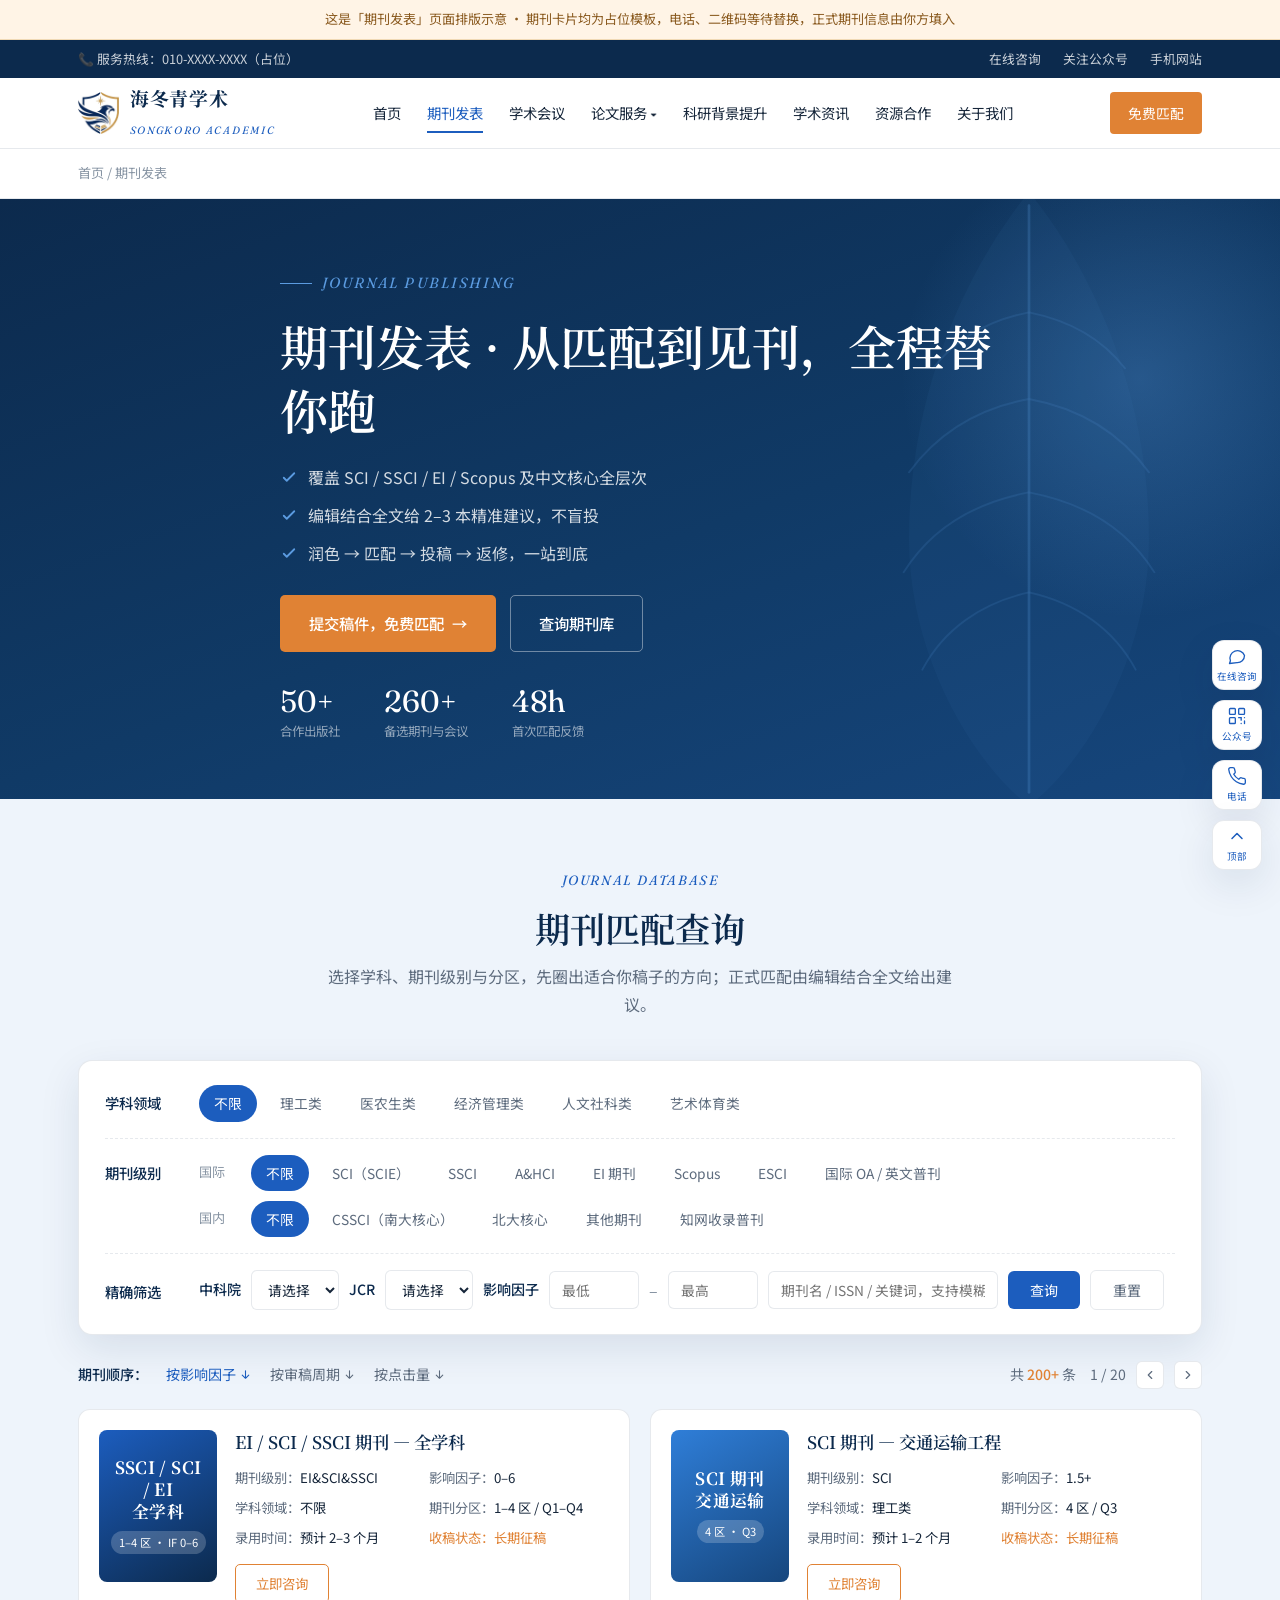
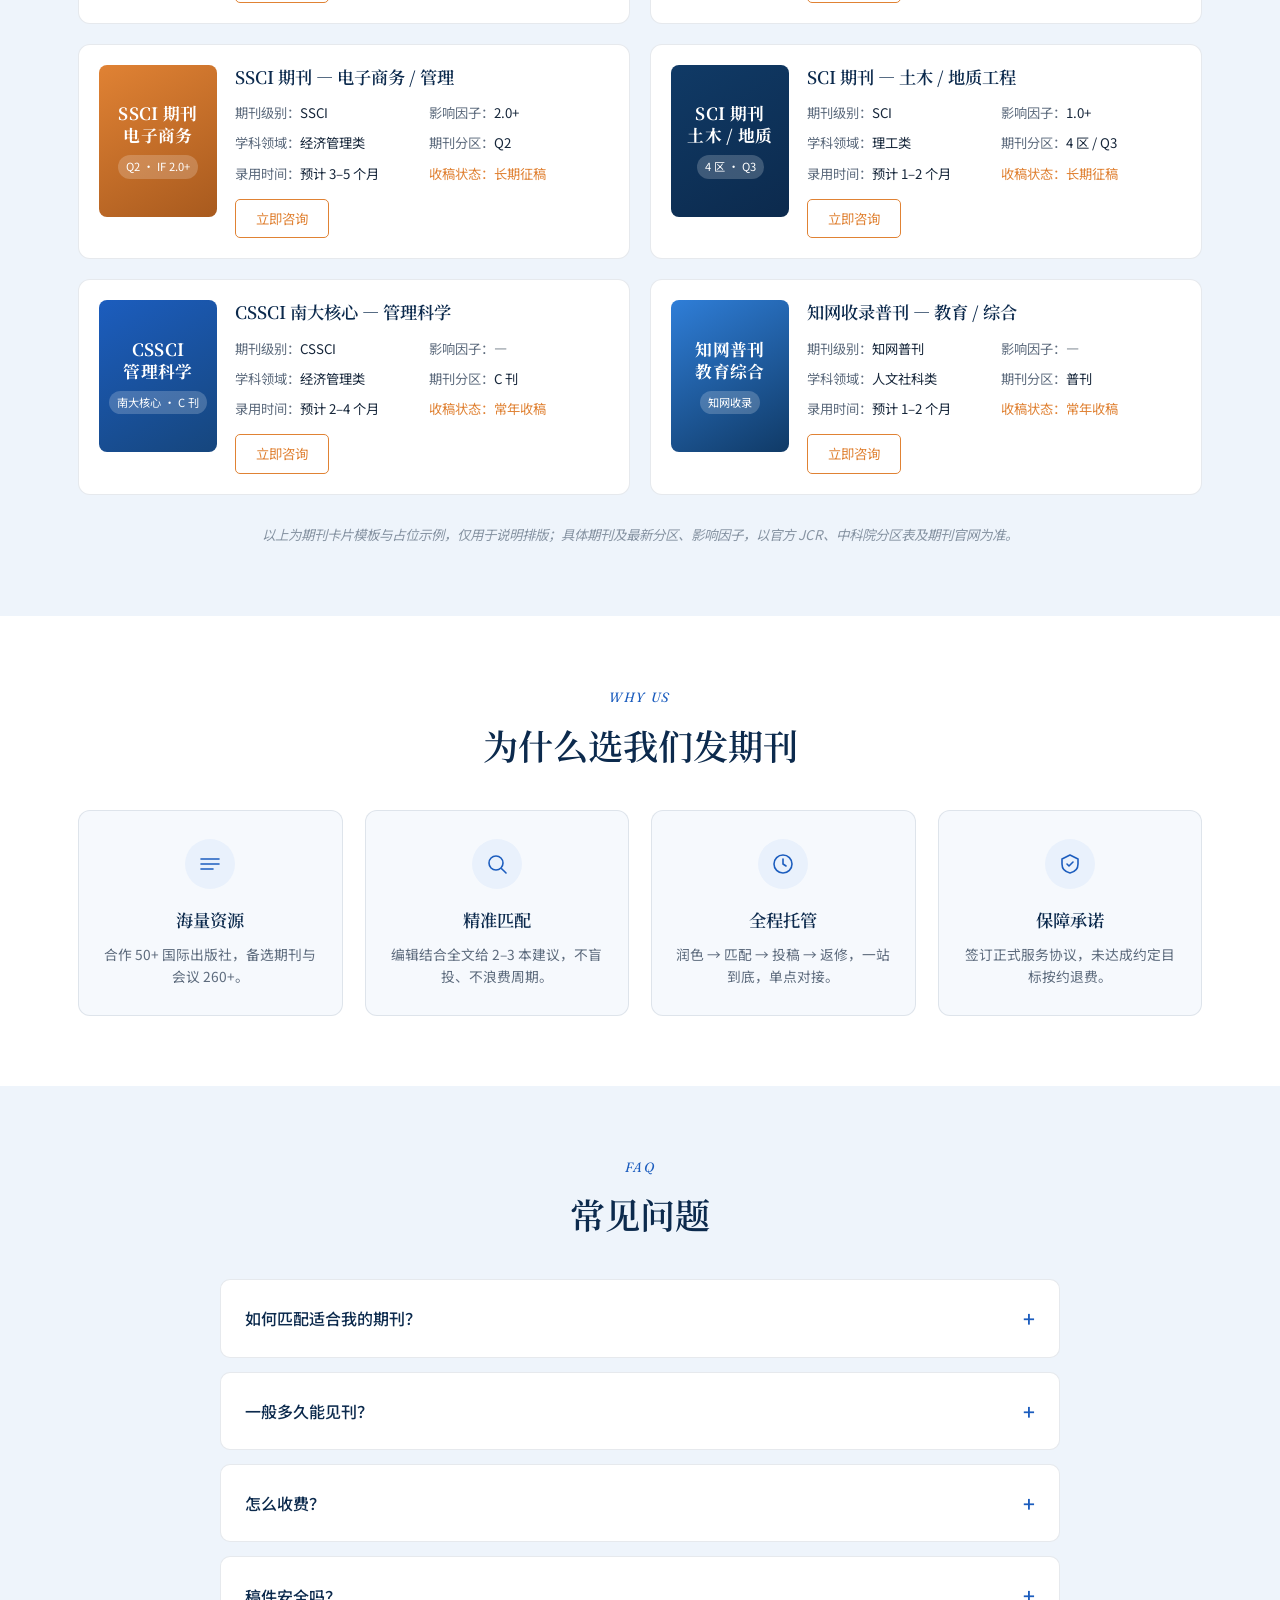
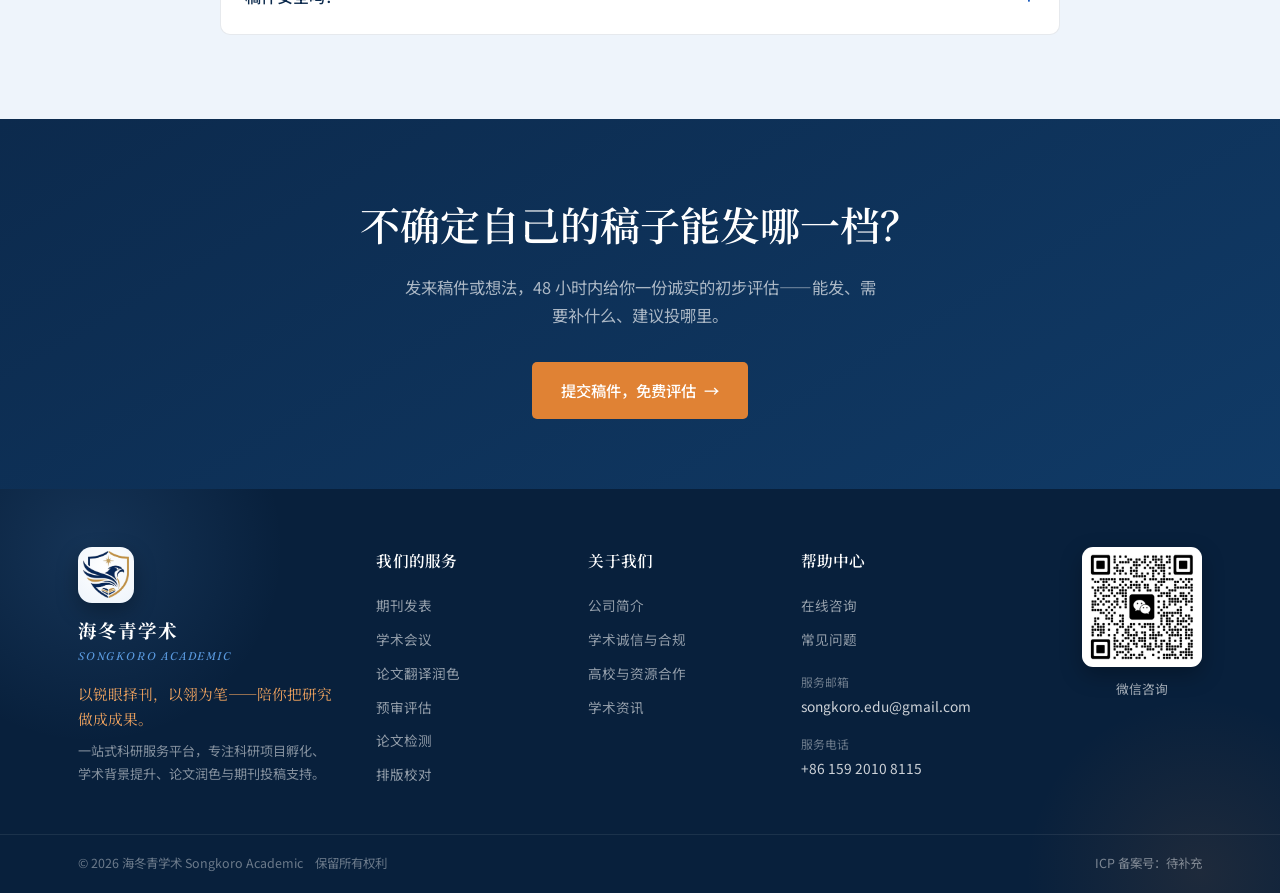
<file: journals.html>
<!DOCTYPE html>
<html lang="zh-CN">
<head>
<meta charset="UTF-8" />
<meta name="viewport" content="width=device-width, initial-scale=1.0" />
<title>期刊发表 · 海冬青学术 Songkoro Academic（页面示意）</title>
<link rel="icon" type="image/png" href="[data-uri]">
<link rel="preconnect" href="https://fonts.googleapis.com">
<link rel="preconnect" href="https://fonts.gstatic.com" crossorigin>
<link href="https://fonts.googleapis.com/css2?family=Fraunces:ital,opsz,wght@0,9..144,400;1,9..144,400;1,9..144,500&family=Noto+Serif+SC:wght@500;600;700&family=Noto+Sans+SC:wght@300;400;500;700&display=swap" rel="stylesheet">
<style>
  :root{
    --navy:#0c2a4d; --navy-2:#103a66;
    --blue:#1c5dbe; --blue-bright:#2f7ed8; --blue-soft:#5b9be0;
    --blue-pale:#e9f1fc; --blue-pale-2:#f3f8fe;
    --amber:#e08234; --amber-light:#f0a35f;
    --paper:#ffffff; --paper-2:#f6f9fd; --paper-3:#eef4fb;
    --text:#16263a; --muted:#5d6b7d; --muted-light:#8794a3;
    --line:rgba(12,42,77,.10);
    --serif-en:"Fraunces",serif; --serif-zh:"Noto Serif SC",serif; --sans:"Noto Sans SC",sans-serif;
    --shadow:0 14px 40px rgba(12,42,77,.10);
  }
  *{margin:0;padding:0;box-sizing:border-box}
  html{scroll-behavior:smooth}
  body{font-family:var(--sans);background:var(--paper-2);color:var(--text);line-height:1.75;-webkit-font-smoothing:antialiased;overflow-x:hidden}
  ::selection{background:var(--blue);color:#fff}
  .wrap{max-width:1180px;margin:0 auto;padding:0 28px}
  a{text-decoration:none;color:inherit}

  /* UTILITY */
  .util{background:var(--navy);color:rgba(255,255,255,.78);font-size:.8rem}
  .util .wrap{display:flex;justify-content:space-between;align-items:center;height:38px}
  .util a{color:rgba(255,255,255,.78);transition:color .25s}.util a:hover{color:#fff}
  .util-right{display:flex;gap:22px}

  /* NAV */
  nav{position:sticky;top:0;z-index:90;background:rgba(255,255,255,.92);backdrop-filter:blur(12px);border-bottom:1px solid var(--line);transition:box-shadow .35s}
  nav.scrolled{box-shadow:0 6px 20px rgba(12,42,77,.07)}
  .nav-in{display:flex;align-items:center;justify-content:space-between;height:70px}
  .brand{display:flex;align-items:center;gap:11px}
  .brand-mark{display:flex;align-items:center}.brand-logo{height:42px;width:auto;display:block}
  .brand-mark svg{width:19px;height:19px}
  .brand-zh{font-family:var(--serif-zh);font-weight:700;font-size:1.18rem;letter-spacing:.05em;color:var(--navy);line-height:1}
  .brand-en{font-family:var(--serif-en);font-style:italic;font-size:.66rem;letter-spacing:.16em;color:var(--blue);text-transform:uppercase}
  .nav-links{display:flex;gap:26px;align-items:center}
  .nav-links a{font-size:.9rem;color:var(--text);position:relative;transition:color .25s}
  .nav-links a.active{color:var(--blue)}
  .nav-links a::after{content:"";position:absolute;left:0;bottom:-7px;height:2px;width:0;background:var(--blue);transition:width .3s}
  .nav-links a:hover{color:var(--blue)}.nav-links a:hover::after,.nav-links a.active::after{width:100%}
  .nav-cta{background:var(--amber);color:#fff!important;padding:9px 18px;border-radius:4px;font-size:.86rem;transition:background .25s}
  .nav-cta::after{display:none!important}.nav-cta:hover{background:var(--amber-light)}

  /* BREADCRUMB */
  .crumb{background:var(--paper);border-bottom:1px solid var(--line)}
  .crumb .wrap{font-size:.82rem;color:var(--muted-light);padding:13px 28px}
  .crumb a:hover{color:var(--blue)}

  /* HERO */
  header{background:linear-gradient(160deg,var(--navy) 0%,var(--navy-2) 55%,#16467d 100%);color:#fff;position:relative;overflow:hidden}
  header::before{content:"";position:absolute;right:-120px;top:-80px;width:520px;height:520px;border-radius:50%;background:radial-gradient(circle,rgba(91,155,224,.30),transparent 65%)}
  .hero-feather{position:absolute;right:4%;top:50%;transform:translateY(-50%);width:min(32vw,400px);opacity:.5;pointer-events:none}
  .hero{position:relative;z-index:2;padding:64px 0 56px;max-width:720px}
  .eyebrow{font-family:var(--serif-en);font-style:italic;font-size:.92rem;letter-spacing:.14em;color:var(--blue-soft);text-transform:uppercase;margin-bottom:18px;display:inline-flex;align-items:center;gap:10px}
  .eyebrow::before{content:"";width:32px;height:1px;background:var(--blue-soft)}
  .hero h1{font-family:var(--serif-zh);font-weight:600;font-size:clamp(2rem,4.2vw,3rem);line-height:1.32;margin-bottom:22px}
  .hero ul{list-style:none;margin-bottom:28px}
  .hero li{display:flex;align-items:flex-start;gap:10px;font-size:1rem;color:rgba(255,255,255,.82);margin-bottom:10px}
  .hero li svg{width:18px;height:18px;color:var(--blue-soft);flex:none;margin-top:5px}
  .hero-actions{display:flex;gap:14px;flex-wrap:wrap;margin-bottom:34px}
  .btn{display:inline-flex;align-items:center;gap:8px;font-size:.96rem;font-weight:500;padding:14px 28px;border-radius:5px;transition:all .3s;cursor:pointer;border:1px solid transparent}
  .btn-primary{background:var(--amber);color:#fff}.btn-primary:hover{background:var(--amber-light);transform:translateY(-2px)}
  .btn-ghost{background:transparent;color:#fff;border-color:rgba(255,255,255,.4)}.btn-ghost:hover{background:rgba(255,255,255,.12)}
  .btn span{transition:transform .3s}.btn:hover span{transform:translateX(4px)}
  .hero-stats{display:flex;gap:44px;flex-wrap:wrap}
  .hero-stats .num{font-family:var(--serif-en);font-size:1.9rem;line-height:1}
  .hero-stats .lbl{font-size:.78rem;color:rgba(255,255,255,.55);margin-top:5px}

  /* SECTION SHELL */
  section{padding:70px 0}
  .sec-head{text-align:center;max-width:640px;margin:0 auto 42px}
  .sec-tag{font-family:var(--serif-en);font-style:italic;font-size:.84rem;letter-spacing:.12em;color:var(--blue);text-transform:uppercase;margin-bottom:12px}
  .sec-head h2{font-family:var(--serif-zh);font-weight:600;font-size:clamp(1.6rem,3vw,2.2rem);color:var(--navy);line-height:1.3}
  .sec-head p{color:var(--muted);margin-top:12px;font-size:1rem}

  /* DATABASE / FILTER */
  #db{background:var(--paper-3)}
  .filter{background:var(--paper);border:1px solid var(--line);border-radius:14px;padding:8px 26px;box-shadow:var(--shadow)}
  .frow{display:flex;align-items:flex-start;gap:16px;padding:16px 0;border-bottom:1px dashed var(--line)}
  .frow:last-child{border-bottom:none}
  .flabel{flex:none;width:78px;font-size:.9rem;color:var(--navy);font-weight:500;padding-top:5px}
  .fsub{flex:none;width:42px;font-size:.82rem;color:var(--muted-light);padding-top:6px}
  .chips{display:flex;flex-wrap:wrap;gap:8px;flex:1}
  .chip{font-size:.86rem;color:var(--muted);padding:5px 14px;border-radius:30px;border:1px solid transparent;cursor:pointer;transition:all .2s}
  .chip:hover{color:var(--blue);background:var(--blue-pale)}
  .chip.on{background:var(--blue);color:#fff}
  .level-group{display:flex;align-items:flex-start;gap:0;flex:1;flex-direction:column;gap:10px}
  .level-line{display:flex;align-items:flex-start;gap:10px;width:100%}
  .fadv{display:flex;align-items:center;gap:10px;flex-wrap:wrap;flex:1}
  .fadv label{font-size:.88rem;color:var(--navy);font-weight:500}
  .fadv select,.fadv input{padding:8px 12px;border:1px solid var(--line);border-radius:6px;font-family:var(--sans);font-size:.86rem;color:var(--text);background:var(--paper)}
  .fadv input{width:90px}.fadv input.kw{width:230px}
  .fadv select:focus,.fadv input:focus{outline:none;border-color:var(--blue)}
  .fbtn{background:var(--blue);color:#fff;border:none;padding:9px 22px;border-radius:6px;font-family:var(--sans);font-size:.88rem;cursor:pointer;transition:background .25s}
  .fbtn:hover{background:var(--blue-bright)}
  .fbtn.ghost{background:transparent;color:var(--muted);border:1px solid var(--line)}.fbtn.ghost:hover{background:var(--paper-2);color:var(--text)}

  /* SORT BAR */
  .sortbar{display:flex;justify-content:space-between;align-items:center;margin:26px 0 20px;font-size:.88rem;color:var(--muted);flex-wrap:wrap;gap:12px}
  .sortbar .sorts{display:flex;align-items:center;gap:18px}
  .sortbar .sorts b{color:var(--navy);font-weight:500}
  .sortbar .so{cursor:pointer;display:flex;align-items:center;gap:3px;transition:color .2s}
  .sortbar .so:hover,.sortbar .so.on{color:var(--blue)}
  .sortbar .so svg{width:13px;height:13px}
  .sortbar .pg{display:flex;align-items:center;gap:10px}
  .sortbar .cnt b{color:var(--amber);font-weight:500}
  .pg-btn{width:28px;height:28px;border:1px solid var(--line);border-radius:6px;display:flex;align-items:center;justify-content:center;cursor:pointer;background:var(--paper)}
  .pg-btn:hover{border-color:var(--blue);color:var(--blue)}
  .pg-btn svg{width:14px;height:14px}

  /* JOURNAL CARDS */
  .jgrid{display:grid;grid-template-columns:1fr 1fr;gap:20px}
  .jcard{background:var(--paper);border:1px solid var(--line);border-radius:12px;padding:20px;display:flex;gap:18px;transition:transform .35s,box-shadow .35s,border-color .35s}
  .jcard:hover{transform:translateY(-4px);box-shadow:var(--shadow);border-color:var(--blue-soft)}
  .jcover{flex:none;width:118px;height:152px;border-radius:8px;display:flex;flex-direction:column;align-items:center;justify-content:center;text-align:center;color:#fff;padding:10px;position:relative;overflow:hidden}
  .jcover .ct{font-family:var(--serif-zh);font-weight:700;font-size:1.05rem;line-height:1.3;letter-spacing:.02em}
  .jcover .cb{font-size:.7rem;margin-top:8px;background:rgba(255,255,255,.2);padding:2px 8px;border-radius:20px}
  .jinfo{flex:1;min-width:0}
  .jinfo h4{font-family:var(--serif-zh);font-weight:600;font-size:1.08rem;color:var(--navy);margin-bottom:12px;line-height:1.4}
  .jmeta{display:grid;grid-template-columns:1fr 1fr;gap:7px 14px;font-size:.83rem;color:var(--muted);margin-bottom:14px}
  .jmeta span b{color:var(--text);font-weight:400}
  .jmeta .ddl{color:var(--amber)}
  .jsubmit{display:inline-block;border:1px solid var(--amber);color:var(--amber);font-size:.84rem;padding:7px 20px;border-radius:5px;cursor:pointer;transition:all .25s}
  .jsubmit:hover{background:var(--amber);color:#fff}
  .jnote{text-align:center;font-size:.84rem;color:var(--muted-light);margin-top:28px;font-style:italic}

  /* GUARANTEE */
  #guarantee{background:var(--paper)}
  .g-grid{display:grid;grid-template-columns:repeat(4,1fr);gap:22px}
  .gcard{background:var(--paper-2);border-radius:12px;padding:28px 24px;text-align:center;border:1px solid var(--line);transition:transform .35s}
  .gcard:hover{transform:translateY(-4px)}
  .gcard .gi{width:50px;height:50px;border-radius:50%;background:var(--blue-pale);display:flex;align-items:center;justify-content:center;color:var(--blue);margin:0 auto 16px}
  .gcard .gi svg{width:24px;height:24px}
  .gcard h4{font-family:var(--serif-zh);font-weight:600;font-size:1.08rem;color:var(--navy);margin-bottom:8px}
  .gcard p{font-size:.86rem;color:var(--muted);line-height:1.6}

  /* FAQ */
  #faq{background:var(--paper-3)}
  .faq-wrap{max-width:840px;margin:0 auto}
  .faq-item{background:var(--paper);border:1px solid var(--line);border-radius:10px;margin-bottom:14px;overflow:hidden}
  .faq-q{padding:20px 24px;font-size:1rem;font-weight:500;color:var(--navy);cursor:pointer;display:flex;justify-content:space-between;align-items:center;gap:16px}
  .faq-q .pm{color:var(--blue);font-size:1.3rem;transition:transform .3s;flex:none}
  .faq-item.open .faq-q .pm{transform:rotate(45deg)}
  .faq-a{max-height:0;overflow:hidden;transition:max-height .35s ease;color:var(--muted);font-size:.94rem;line-height:1.75}
  .faq-a div{padding:0 24px 20px}
  .faq-item.open .faq-a{max-height:240px}

  /* BOTTOM CTA */
  #cta{background:linear-gradient(150deg,var(--navy),var(--navy-2));color:#fff;text-align:center}
  #cta h2{font-family:var(--serif-zh);font-weight:600;font-size:clamp(1.7rem,3.4vw,2.5rem);margin-bottom:14px}
  #cta p{color:rgba(255,255,255,.65);max-width:480px;margin:0 auto 32px;font-size:1.02rem}

  /* FOOTER */

  /* FLOAT RAIL */
  .rail{position:fixed;right:18px;bottom:30px;z-index:80;display:flex;flex-direction:column;gap:10px}
  .rail a{width:50px;height:50px;border-radius:12px;background:var(--paper);box-shadow:var(--shadow);display:flex;flex-direction:column;align-items:center;justify-content:center;color:var(--blue);font-size:.6rem;gap:2px;border:1px solid var(--line);transition:all .25s}
  .rail a:hover{background:var(--blue);color:#fff}
  .rail a svg{width:20px;height:20px}

  .rv{opacity:0;transform:translateY(28px);transition:opacity .7s,transform .7s}
  .rv.in{opacity:1;transform:translateY(0)}

  @media(max-width:920px){
    .nav-links{display:none}
    .hero-feather{opacity:.18}
    .jgrid,.g-grid{grid-template-columns:1fr}
    .flabel{width:64px}
  }
  @media(max-width:560px){
    .g-grid{grid-template-columns:1fr}
    section{padding:50px 0}.util-right{gap:14px}
    .jcard{flex-direction:column}.jcover{width:100%;height:120px}
    .frow{flex-direction:column;gap:8px}
  }

  /* DROPDOWN NAV (added) */
  .nav-drop{position:relative;display:flex;align-items:center}
  .nav-drop>.nav-drop-t{font-size:.9rem;color:var(--text);cursor:pointer;position:relative;transition:color .25s}
  .nav-drop>.nav-drop-t::after{content:"";position:absolute;left:0;bottom:-7px;height:2px;width:0;background:var(--blue);transition:width .3s}
  .nav-drop:hover>.nav-drop-t,.nav-drop.active>.nav-drop-t{color:var(--blue)}
  .nav-drop:hover>.nav-drop-t::after,.nav-drop.active>.nav-drop-t::after{width:100%}
  .nav-menu{position:absolute;top:100%;left:50%;transform:translateX(-50%) translateY(10px);background:#fff;border:1px solid var(--line);border-radius:10px;box-shadow:0 12px 30px rgba(12,42,77,.13);padding:8px;min-width:210px;opacity:0;visibility:hidden;transition:opacity .25s,transform .25s;z-index:100}
  .nav-drop:hover .nav-menu{opacity:1;visibility:visible;transform:translateX(-50%) translateY(4px)}
  .nav-menu a{display:block;padding:9px 14px;border-radius:7px;font-size:.88rem;color:var(--text);white-space:nowrap}
  .nav-menu a::after{display:none!important}
  .nav-menu a:hover{background:var(--blue-pale);color:var(--blue)}

/* === SITE FOOTER (multi-column) === */
.site-footer{background:#08203c;color:rgba(255,255,255,.6);position:relative;overflow:hidden;font-size:.86rem}
.site-footer::before{content:"";position:absolute;left:-120px;top:-150px;width:420px;height:420px;border-radius:50%;background:radial-gradient(circle,rgba(91,155,224,.16),transparent 65%);pointer-events:none}
.site-footer::after{content:"";position:absolute;right:-110px;bottom:-170px;width:380px;height:380px;border-radius:50%;background:radial-gradient(circle,rgba(224,130,52,.10),transparent 65%);pointer-events:none}
.site-footer .foot-top{display:grid;grid-template-columns:1.5fr 1fr 1fr 1.15fr .95fr;gap:40px;padding:58px 28px 42px;position:relative;z-index:2;align-items:start}
.site-footer .foot-brand{max-width:320px}
.site-footer .foot-logo{width:56px;height:56px;border-radius:14px;background:radial-gradient(circle at 50% 38%,#fff,#eef4fb);display:flex;align-items:center;justify-content:center;box-shadow:0 8px 22px rgba(0,0,0,.3);margin-bottom:16px}
.site-footer .foot-logo img{width:46px;height:auto;display:block}
.site-footer .foot-zh{font-family:var(--serif-zh);font-weight:700;font-size:1.16rem;letter-spacing:.05em;color:#fff;display:block;line-height:1.25}
.site-footer .foot-en{font-family:var(--serif-en);font-style:italic;font-size:.7rem;letter-spacing:.16em;color:var(--blue-soft);text-transform:uppercase}
.site-footer .foot-slogan{font-family:var(--serif-zh);color:var(--amber-light,#f0c27a);font-size:.92rem;margin:14px 0 8px;line-height:1.7}
.site-footer .foot-desc{font-size:.82rem;color:rgba(255,255,255,.5);line-height:1.8}
.site-footer .foot-col h5{font-family:var(--serif-zh);font-weight:600;font-size:.98rem;color:#fff;margin-bottom:15px;letter-spacing:.02em}
.site-footer .foot-col a{display:block;color:rgba(255,255,255,.56);font-size:.85rem;padding:5px 0;transition:color .25s,transform .25s;width:fit-content}
.site-footer .foot-col a:hover{color:#fff;transform:translateX(3px)}
.site-footer .foot-info{margin-top:15px}
.site-footer .foot-info span{display:block;font-size:.74rem;color:rgba(255,255,255,.4);margin-bottom:2px}
.site-footer .foot-info a{padding:0;color:rgba(255,255,255,.8);font-size:.86rem}
.site-footer .foot-info a:hover{color:var(--blue-soft);transform:none}
.site-footer .foot-qr{display:flex;justify-content:flex-end}
.site-footer .qr-card{text-align:center}
.site-footer .qr-card img{width:120px;height:120px;border-radius:11px;background:#fff;padding:7px;display:block;box-shadow:0 8px 22px rgba(0,0,0,.28)}
.site-footer .qr-card span{display:block;margin-top:11px;font-size:.8rem;color:rgba(255,255,255,.62)}
.site-footer .foot-bottom{border-top:1px solid rgba(255,255,255,.08);position:relative;z-index:2}
.site-footer .foot-bottom-in{display:flex;justify-content:space-between;align-items:center;flex-wrap:wrap;gap:8px;padding:18px 28px;font-size:.78rem;color:rgba(255,255,255,.4)}
.site-footer .foot-bottom-in a{color:rgba(255,255,255,.45)}
.site-footer .foot-bottom-in a:hover{color:#fff}
@media(max-width:920px){
  .site-footer .foot-top{grid-template-columns:1fr 1fr;gap:34px 24px}
  .site-footer .foot-brand{grid-column:1 / -1;max-width:none}
  .site-footer .foot-qr{justify-content:flex-start}
}
@media(max-width:560px){
  .site-footer .foot-top{grid-template-columns:1fr}
  .site-footer .foot-bottom-in{flex-direction:column;text-align:center}
}
</style>
</head>
<body>

<div style="background:#fff4e6;color:#8a5a1f;text-align:center;font-size:.82rem;padding:8px;border-bottom:1px solid #f0d9b5">
  这是「期刊发表」页面排版示意 · 期刊卡片均为占位模板，电话、二维码等待替换，正式期刊信息由你方填入
</div>

<!-- UTILITY -->
<div class="util">
  <div class="wrap">
    <span>📞 服务热线：010-XXXX-XXXX（占位）</span>
    <div class="util-right"><a href="#">在线咨询</a><a href="#">关注公众号</a><a href="#">手机网站</a></div>
  </div>
</div>

<!-- NAV -->
<nav id="nav">
  <div class="wrap nav-in">
    <a class="brand" href="index.html">
      <span class="brand-mark"><img class="brand-logo" src="[data-uri]" alt="海冬青学术 logo"></span>
      <span class="brand-text"><span class="brand-zh">海冬青学术</span><br><span class="brand-en">Songkoro Academic</span></span>
    </a>
        <div class="nav-links">
      <a href="index.html">首页</a>
      <a href="journals.html" class="active">期刊发表</a>
      <a href="conferences.html">学术会议</a>
      <div class="nav-drop">
        <a href="translation.html" class="nav-drop-t">论文服务 ▾</a>
        <div class="nav-menu">
          <a href="translation.html">论文翻译润色</a>
          <a href="prereview.html">预审评估</a>
          <a href="detection.html">论文检测</a>
          <a href="typesetting.html">排版校对</a>
        </div>
      </div>
      <a href="background.html">科研背景提升</a>
      <a href="news.html">学术资讯</a>
      <a href="cooperation.html">资源合作</a>
      <a href="about.html">关于我们</a>
    </div>
    <a href="#cta" class="nav-cta">免费匹配</a>
  </div>
</nav>

<!-- BREADCRUMB -->
<div class="crumb"><div class="wrap"><a href="index.html">首页</a> / 期刊发表</div></div>

<!-- HERO -->
<header>
  <svg class="hero-feather" viewBox="0 0 300 500" fill="none"><path d="M150 20C150 20 60 120 60 280c0 90 50 170 90 200 40-30 90-110 90-200C240 120 150 20 150 20z" fill="#5b9be0" fill-opacity="0.10"/><path d="M150 30v440" stroke="#5b9be0" stroke-opacity="0.5" stroke-width="2" stroke-linecap="round"/><g stroke="#5b9be0" stroke-opacity="0.3" stroke-width="1.4" stroke-linecap="round"><path d="M150 110C120 116 95 130 78 152M150 110C180 116 205 130 222 152"/><path d="M150 175C112 182 82 200 60 230M150 175C188 182 218 200 240 230"/><path d="M150 245C108 253 76 273 56 305M150 245C192 253 224 273 244 305"/><path d="M150 320C114 328 86 348 70 378M150 320C186 328 214 348 230 378"/></g></svg>
  <div class="wrap hero">
    <div class="eyebrow">Journal Publishing</div>
    <h1>期刊发表 · 从匹配到见刊，全程替你跑</h1>
    <ul>
      <li><svg viewBox="0 0 24 24" fill="none" stroke="currentColor" stroke-width="2.4"><path d="m5 13 4 4L19 7" stroke-linecap="round" stroke-linejoin="round"/></svg>覆盖 SCI / SSCI / EI / Scopus 及中文核心全层次</li>
      <li><svg viewBox="0 0 24 24" fill="none" stroke="currentColor" stroke-width="2.4"><path d="m5 13 4 4L19 7" stroke-linecap="round" stroke-linejoin="round"/></svg>编辑结合全文给 2–3 本精准建议，不盲投</li>
      <li><svg viewBox="0 0 24 24" fill="none" stroke="currentColor" stroke-width="2.4"><path d="m5 13 4 4L19 7" stroke-linecap="round" stroke-linejoin="round"/></svg>润色 → 匹配 → 投稿 → 返修，一站到底</li>
    </ul>
    <div class="hero-actions">
      <a class="btn btn-primary" href="#cta">提交稿件，免费匹配 <span>→</span></a>
      <a class="btn btn-ghost" href="#db">查询期刊库</a>
    </div>
    <div class="hero-stats">
      <div><div class="num">50+</div><div class="lbl">合作出版社</div></div>
      <div><div class="num">260+</div><div class="lbl">备选期刊与会议</div></div>
      <div><div class="num">48h</div><div class="lbl">首次匹配反馈</div></div>
    </div>
  </div>
</header>

<!-- DATABASE -->
<section id="db">
  <div class="wrap">
    <div class="sec-head rv"><div class="sec-tag">Journal database</div><h2>期刊匹配查询</h2><p>选择学科、期刊级别与分区，先圈出适合你稿子的方向；正式匹配由编辑结合全文给出建议。</p></div>

    <div class="filter rv">
      <div class="frow">
        <div class="flabel">学科领域</div>
        <div class="chips" data-group="field">
          <span class="chip on">不限</span><span class="chip">理工类</span><span class="chip">医农生类</span><span class="chip">经济管理类</span><span class="chip">人文社科类</span><span class="chip">艺术体育类</span>
        </div>
      </div>
      <div class="frow">
        <div class="flabel">期刊级别</div>
        <div class="level-group">
          <div class="level-line">
            <div class="fsub">国际</div>
            <div class="chips" data-group="intl">
              <span class="chip on">不限</span><span class="chip">SCI（SCIE）</span><span class="chip">SSCI</span><span class="chip">A&amp;HCI</span><span class="chip">EI 期刊</span><span class="chip">Scopus</span><span class="chip">ESCI</span><span class="chip">国际 OA / 英文普刊</span>
            </div>
          </div>
          <div class="level-line">
            <div class="fsub">国内</div>
            <div class="chips" data-group="cn">
              <span class="chip on">不限</span><span class="chip">CSSCI（南大核心）</span><span class="chip">北大核心</span><span class="chip">其他期刊</span><span class="chip">知网收录普刊</span>
            </div>
          </div>
        </div>
      </div>
      <div class="frow">
        <div class="flabel" style="padding-top:9px">精确筛选</div>
        <div class="fadv">
          <label>中科院</label>
          <select><option>请选择</option><option>1 区</option><option>2 区</option><option>3 区</option><option>4 区</option></select>
          <label>JCR</label>
          <select><option>请选择</option><option>Q1</option><option>Q2</option><option>Q3</option><option>Q4</option></select>
          <label>影响因子</label>
          <input type="text" placeholder="最低"><span style="color:var(--muted-light)">–</span><input type="text" placeholder="最高">
          <input type="text" class="kw" placeholder="期刊名 / ISSN / 关键词，支持模糊检索">
          <button class="fbtn" onclick="doSearch()">查询</button>
          <button class="fbtn ghost" onclick="resetFilter()">重置</button>
        </div>
      </div>
    </div>

    <div class="sortbar rv" id="jlist">
      <div class="sorts">
        <b>期刊顺序：</b>
        <span class="so on">按影响因子 <svg viewBox="0 0 24 24" fill="none" stroke="currentColor" stroke-width="2"><path d="M12 5v14M6 13l6 6 6-6" stroke-linecap="round" stroke-linejoin="round"/></svg></span>
        <span class="so">按审稿周期 <svg viewBox="0 0 24 24" fill="none" stroke="currentColor" stroke-width="2"><path d="M12 5v14M6 13l6 6 6-6" stroke-linecap="round" stroke-linejoin="round"/></svg></span>
        <span class="so">按点击量 <svg viewBox="0 0 24 24" fill="none" stroke="currentColor" stroke-width="2"><path d="M12 5v14M6 13l6 6 6-6" stroke-linecap="round" stroke-linejoin="round"/></svg></span>
      </div>
      <div class="pg">
        <span class="cnt">共 <b id="jcount">200+</b> 条　1 / 20</span>
        <span class="pg-btn"><svg viewBox="0 0 24 24" fill="none" stroke="currentColor" stroke-width="2"><path d="m15 6-6 6 6 6" stroke-linecap="round" stroke-linejoin="round"/></svg></span>
        <span class="pg-btn"><svg viewBox="0 0 24 24" fill="none" stroke="currentColor" stroke-width="2"><path d="m9 6 6 6-6 6" stroke-linecap="round" stroke-linejoin="round"/></svg></span>
      </div>
    </div>

    <div class="jgrid">
      <!-- 占位期刊卡片 1 -->
      <div class="jcard rv">
        <div class="jcover" style="background:linear-gradient(150deg,#1c5dbe,#0c2a4d)"><div class="ct">SSCI / SCI / EI<br>全学科</div><div class="cb">1–4 区 · IF 0–6</div></div>
        <div class="jinfo">
          <h4>EI / SCI / SSCI 期刊 — 全学科</h4>
          <div class="jmeta">
            <span>期刊级别：<b>EI&amp;SCI&amp;SSCI</b></span><span>影响因子：<b>0–6</b></span>
            <span>学科领域：<b>不限</b></span><span>期刊分区：<b>1–4 区 / Q1–Q4</b></span>
            <span>录用时间：<b>预计 2–3 个月</b></span><span class="ddl">收稿状态：长期征稿</span>
          </div>
          <span class="jsubmit">立即咨询</span>
        </div>
      </div>
      <!-- 占位期刊卡片 2 -->
      <div class="jcard rv">
        <div class="jcover" style="background:linear-gradient(150deg,#2f7ed8,#16467d)"><div class="ct">SCI 期刊<br>交通运输</div><div class="cb">4 区 · Q3</div></div>
        <div class="jinfo">
          <h4>SCI 期刊 — 交通运输工程</h4>
          <div class="jmeta">
            <span>期刊级别：<b>SCI</b></span><span>影响因子：<b>1.5+</b></span>
            <span>学科领域：<b>理工类</b></span><span>期刊分区：<b>4 区 / Q3</b></span>
            <span>录用时间：<b>预计 1–2 个月</b></span><span class="ddl">收稿状态：长期征稿</span>
          </div>
          <span class="jsubmit">立即咨询</span>
        </div>
      </div>
      <!-- 占位期刊卡片 3 -->
      <div class="jcard rv">
        <div class="jcover" style="background:linear-gradient(150deg,#e08234,#a85a1e)"><div class="ct">SSCI 期刊<br>电子商务</div><div class="cb">Q2 · IF 2.0+</div></div>
        <div class="jinfo">
          <h4>SSCI 期刊 — 电子商务 / 管理</h4>
          <div class="jmeta">
            <span>期刊级别：<b>SSCI</b></span><span>影响因子：<b>2.0+</b></span>
            <span>学科领域：<b>经济管理类</b></span><span>期刊分区：<b>Q2</b></span>
            <span>录用时间：<b>预计 3–5 个月</b></span><span class="ddl">收稿状态：长期征稿</span>
          </div>
          <span class="jsubmit">立即咨询</span>
        </div>
      </div>
      <!-- 占位期刊卡片 4 -->
      <div class="jcard rv">
        <div class="jcover" style="background:linear-gradient(150deg,#103a66,#0c2a4d)"><div class="ct">SCI 期刊<br>土木 / 地质</div><div class="cb">4 区 · Q3</div></div>
        <div class="jinfo">
          <h4>SCI 期刊 — 土木 / 地质工程</h4>
          <div class="jmeta">
            <span>期刊级别：<b>SCI</b></span><span>影响因子：<b>1.0+</b></span>
            <span>学科领域：<b>理工类</b></span><span>期刊分区：<b>4 区 / Q3</b></span>
            <span>录用时间：<b>预计 1–2 个月</b></span><span class="ddl">收稿状态：长期征稿</span>
          </div>
          <span class="jsubmit">立即咨询</span>
        </div>
      </div>
      <!-- 占位期刊卡片 5 -->
      <div class="jcard rv">
        <div class="jcover" style="background:linear-gradient(150deg,#1c5dbe,#16467d)"><div class="ct">CSSCI<br>管理科学</div><div class="cb">南大核心 · C 刊</div></div>
        <div class="jinfo">
          <h4>CSSCI 南大核心 — 管理科学</h4>
          <div class="jmeta">
            <span>期刊级别：<b>CSSCI</b></span><span>影响因子：<b>—</b></span>
            <span>学科领域：<b>经济管理类</b></span><span>期刊分区：<b>C 刊</b></span>
            <span>录用时间：<b>预计 2–4 个月</b></span><span class="ddl">收稿状态：常年收稿</span>
          </div>
          <span class="jsubmit">立即咨询</span>
        </div>
      </div>
      <!-- 占位期刊卡片 6 -->
      <div class="jcard rv">
        <div class="jcover" style="background:linear-gradient(150deg,#2f7ed8,#103a66)"><div class="ct">知网普刊<br>教育综合</div><div class="cb">知网收录</div></div>
        <div class="jinfo">
          <h4>知网收录普刊 — 教育 / 综合</h4>
          <div class="jmeta">
            <span>期刊级别：<b>知网普刊</b></span><span>影响因子：<b>—</b></span>
            <span>学科领域：<b>人文社科类</b></span><span>期刊分区：<b>普刊</b></span>
            <span>录用时间：<b>预计 1–2 个月</b></span><span class="ddl">收稿状态：常年收稿</span>
          </div>
          <span class="jsubmit">立即咨询</span>
        </div>
      </div>
    </div>
    <p class="jnote" id="jempty" style="display:none;color:var(--muted)">没有符合当前条件的期刊示例 — 可放宽学科或清空关键词后重试，或直接「提交稿件，免费匹配」由编辑为你人工匹配。</p>
    <p class="jnote">以上为期刊卡片模板与占位示例，仅用于说明排版；具体期刊及最新分区、影响因子，以官方 JCR、中科院分区表及期刊官网为准。</p>
  </div>
</section>

<!-- GUARANTEE -->
<section id="guarantee">
  <div class="wrap">
    <div class="sec-head rv"><div class="sec-tag">Why us</div><h2>为什么选我们发期刊</h2></div>
    <div class="g-grid">
      <div class="gcard rv"><div class="gi"><svg viewBox="0 0 24 24" fill="none" stroke="currentColor" stroke-width="1.6"><path d="M3 7h18M3 12h18M3 17h12" stroke-linecap="round"/></svg></div><h4>海量资源</h4><p>合作 50+ 国际出版社，备选期刊与会议 260+。</p></div>
      <div class="gcard rv"><div class="gi"><svg viewBox="0 0 24 24" fill="none" stroke="currentColor" stroke-width="1.6"><circle cx="11" cy="11" r="7"/><path d="m21 21-4.3-4.3" stroke-linecap="round"/></svg></div><h4>精准匹配</h4><p>编辑结合全文给 2–3 本建议，不盲投、不浪费周期。</p></div>
      <div class="gcard rv"><div class="gi"><svg viewBox="0 0 24 24" fill="none" stroke="currentColor" stroke-width="1.6"><path d="M3 12a9 9 0 1 0 18 0 9 9 0 0 0-18 0zM12 7v5l3 2" stroke-linecap="round" stroke-linejoin="round"/></svg></div><h4>全程托管</h4><p>润色 → 匹配 → 投稿 → 返修，一站到底，单点对接。</p></div>
      <div class="gcard rv"><div class="gi"><svg viewBox="0 0 24 24" fill="none" stroke="currentColor" stroke-width="1.6"><path d="M12 3l8 4v5c0 5-3.5 8-8 9-4.5-1-8-4-8-9V7l8-4z" stroke-linecap="round" stroke-linejoin="round"/><path d="m9 12 2 2 4-4" stroke-linecap="round" stroke-linejoin="round"/></svg></div><h4>保障承诺</h4><p>签订正式服务协议，未达成约定目标按约退费。</p></div>
    </div>
  </div>
</section>

<!-- FAQ -->
<section id="faq">
  <div class="wrap">
    <div class="sec-head rv"><div class="sec-tag">FAQ</div><h2>常见问题</h2></div>
    <div class="faq-wrap">
      <div class="faq-item rv"><div class="faq-q">如何匹配适合我的期刊？<span class="pm">+</span></div><div class="faq-a"><div>提交稿件与发表目标（目标分区、周期、预算），编辑会结合全文给出 2–3 本最契合的期刊建议，并附投稿顺序与时间表——先评估、不收费。</div></div></div>
      <div class="faq-item rv"><div class="faq-q">一般多久能见刊？<span class="pm">+</span></div><div class="faq-a"><div>因期刊与稿件而异：普刊最快 1–2 个月，核心与 SCI 通常 3–8 个月，匹配时会给你明确预期。</div></div></div>
      <div class="faq-item rv"><div class="faq-q">怎么收费？<span class="pm">+</span></div><div class="faq-a"><div>分项报价、先免费评估后收费，不打包、不预收"包发表"费用。</div></div></div>
      <div class="faq-item rv"><div class="faq-q">稿件安全吗？<span class="pm">+</span></div><div class="faq-a"><div>签署保密协议，稿件与数据严格保密、未经授权不外传、不复用。</div></div></div>
    </div>
  </div>
</section>

<!-- BOTTOM CTA -->
<section id="cta">
  <div class="wrap">
    <h2>不确定自己的稿子能发哪一档？</h2>
    <p>发来稿件或想法，48 小时内给你一份诚实的初步评估——能发、需要补什么、建议投哪里。</p>
    <a class="btn btn-primary" href="#">提交稿件，免费评估 <span>→</span></a>
  </div>
</section>

<!-- FOOTER -->
<footer class="site-footer">
  <div class="wrap foot-top">

    <div class="foot-brand">
      <div class="foot-logo"><img src="assets/logo.png" alt="海冬青学术 logo"></div>
      <span class="foot-zh">海冬青学术</span>
      <span class="foot-en">Songkoro Academic</span>
      <p class="foot-slogan">以锐眼择刊，以翎为笔——陪你把研究做成成果。</p>
      <p class="foot-desc">一站式科研服务平台，专注科研项目孵化、学术背景提升、论文润色与期刊投稿支持。</p>
    </div>

    <div class="foot-col">
      <h5>我们的服务</h5>
      <a href="journals.html">期刊发表</a>
      <a href="conferences.html">学术会议</a>
      <a href="translation.html">论文翻译润色</a>
      <a href="prereview.html">预审评估</a>
      <a href="detection.html">论文检测</a>
      <a href="typesetting.html">排版校对</a>
    </div>

    <div class="foot-col">
      <h5>关于我们</h5>
      <a href="about.html">公司简介</a>
      <a href="about.html">学术诚信与合规</a>
      <a href="cooperation.html">高校与资源合作</a>
      <a href="news.html">学术资讯</a>
    </div>

    <div class="foot-col foot-contact">
      <h5>帮助中心</h5>
      <a href="#cta">在线咨询</a>
      <a href="#">常见问题</a>
      <div class="foot-info">
        <span>服务邮箱</span>
        <a href="mailto:songkoro.edu@gmail.com">songkoro.edu@gmail.com</a>
      </div>
      <div class="foot-info">
        <span>服务电话</span>
        <a href="tel:+8615920108115">+86 159 2010 8115</a>
      </div>
    </div>

    <div class="foot-qr">
      <div class="qr-card">
        <img src="assets/wechat-qr.png" alt="微信咨询二维码">
        <span>微信咨询</span>
      </div>
    </div>

  </div>

  <div class="foot-bottom">
    <div class="wrap foot-bottom-in">
      <span>© 2026 海冬青学术 Songkoro Academic　保留所有权利</span>
      <span><a href="https://beian.miit.gov.cn" target="_blank" rel="noopener">ICP 备案号：待补充</a></span>
    </div>
  </div>
</footer>

<!-- FLOAT RAIL -->
<div class="rail">
  <a href="#"><svg viewBox="0 0 24 24" fill="none" stroke="currentColor" stroke-width="1.6"><path d="M21 11.5a8.4 8.4 0 0 1-9 8.4L3 21l1.1-3.3A8.4 8.4 0 1 1 21 11.5z" stroke-linecap="round" stroke-linejoin="round"/></svg>在线咨询</a>
  <a href="#"><svg viewBox="0 0 24 24" fill="none" stroke="currentColor" stroke-width="1.6"><rect x="3" y="3" width="7" height="7" rx="1"/><rect x="14" y="3" width="7" height="7" rx="1"/><rect x="3" y="14" width="7" height="7" rx="1"/><path d="M14 14h3v3M21 21v-3M17 21h.01M21 14h.01" stroke-linecap="round"/></svg>公众号</a>
  <a href="#"><svg viewBox="0 0 24 24" fill="none" stroke="currentColor" stroke-width="1.6"><path d="M22 16.9v3a2 2 0 0 1-2.2 2 19.8 19.8 0 0 1-8.6-3 19.5 19.5 0 0 1-6-6 19.8 19.8 0 0 1-3.1-8.7A2 2 0 0 1 4.1 2h3a2 2 0 0 1 2 1.7c.1 1 .4 1.9.7 2.8a2 2 0 0 1-.5 2.1L8.1 9.9a16 16 0 0 0 6 6l1.3-1.3a2 2 0 0 1 2.1-.4c.9.3 1.8.6 2.8.7a2 2 0 0 1 1.7 2z" stroke-linecap="round" stroke-linejoin="round"/></svg>电话</a>
  <a href="#" onclick="window.scrollTo({top:0,behavior:'smooth'});return false;"><svg viewBox="0 0 24 24" fill="none" stroke="currentColor" stroke-width="1.8"><path d="m6 15 6-6 6 6" stroke-linecap="round" stroke-linejoin="round"/></svg>顶部</a>
</div>

<script>
  const nav=document.getElementById('nav');
  addEventListener('scroll',()=>nav.classList.toggle('scrolled',scrollY>20));

  const io=new IntersectionObserver(es=>es.forEach(e=>{if(e.isIntersecting){e.target.classList.add('in');io.unobserve(e.target)}}),{threshold:.08});
  document.querySelectorAll('.rv').forEach(el=>io.observe(el));

  document.querySelectorAll('.faq-q').forEach(q=>q.addEventListener('click',()=>q.parentElement.classList.toggle('open')));

  document.querySelectorAll('.chips').forEach(group=>{
    group.querySelectorAll('.chip').forEach(c=>c.addEventListener('click',()=>{
      group.querySelectorAll('.chip').forEach(x=>x.classList.remove('on'));c.classList.add('on');
    }));
  });
  document.querySelectorAll('.sortbar .so').forEach(s=>s.addEventListener('click',()=>{
    document.querySelectorAll('.sortbar .so').forEach(x=>x.classList.remove('on'));s.classList.add('on');
  }));

  function resetFilter(){
    document.querySelectorAll('.chips').forEach(group=>{
      group.querySelectorAll('.chip').forEach((x,i)=>x.classList.toggle('on',i===0));
    });
    document.querySelectorAll('.fadv select').forEach(s=>s.selectedIndex=0);
    document.querySelectorAll('.fadv input').forEach(i=>i.value='');
    doSearch();
  }

  // 真实筛选：按「学科领域」选项 + 关键词过滤期刊卡片，并更新计数
  function doSearch(){
    const fieldChip=document.querySelector('.chips[data-group="field"] .chip.on');
    const field=fieldChip?fieldChip.textContent.trim():'不限';
    const kwEl=document.querySelector('.fadv input.kw');
    const kw=(kwEl?kwEl.value:'').trim().toLowerCase();
    let shown=0;
    document.querySelectorAll('.jgrid .jcard').forEach(card=>{
      const text=card.textContent.toLowerCase();
      const okField = field==='不限' || card.textContent.includes('学科领域：'+field) || field==='理工类' && /理工/.test(card.textContent);
      const okKw = !kw || text.includes(kw);
      const show = okField && okKw;
      card.style.display = show ? 'flex' : 'none';
      if(show) shown++;
    });
    const cnt=document.getElementById('jcount');
    if(cnt) cnt.textContent=shown;
    const note=document.getElementById('jempty');
    if(note) note.style.display = shown===0 ? 'block' : 'none';
    document.getElementById('jlist').scrollIntoView({behavior:'smooth',block:'start'});
  }
</script>
</body>
</html>
</file>
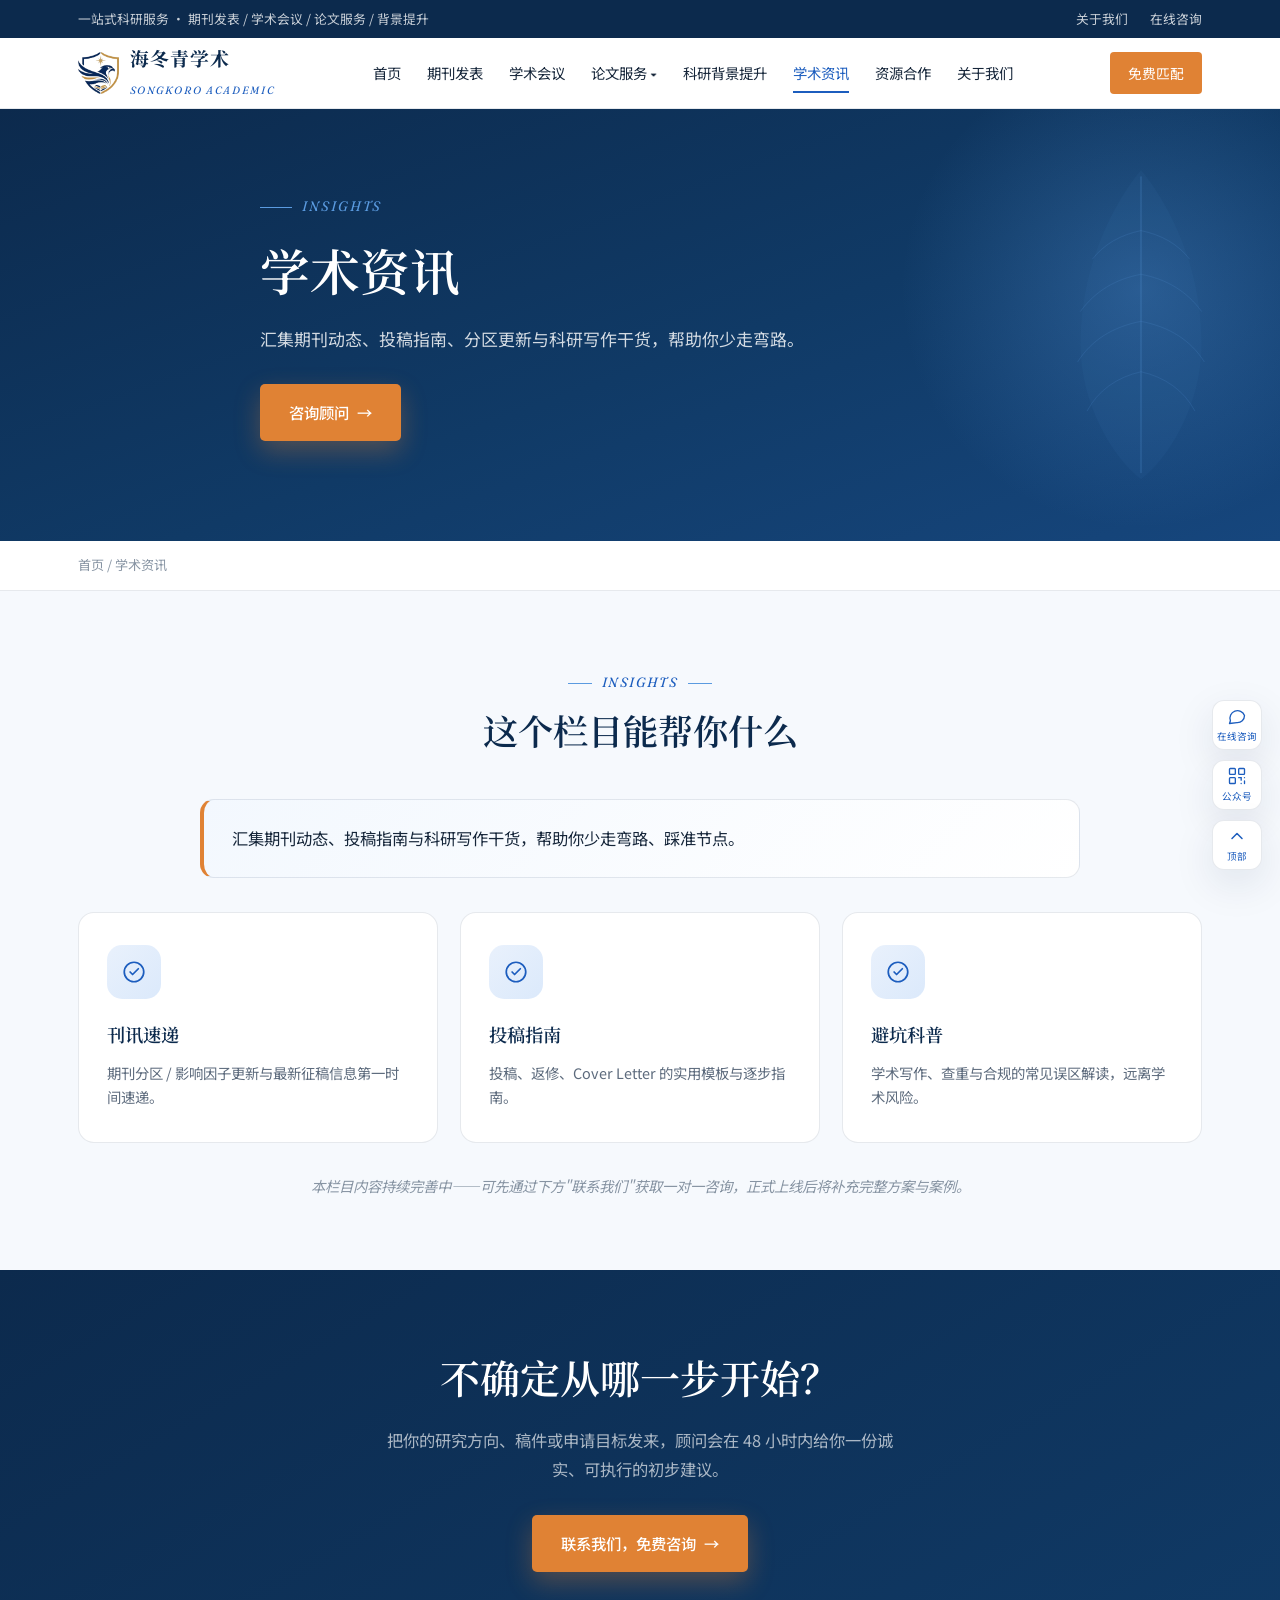
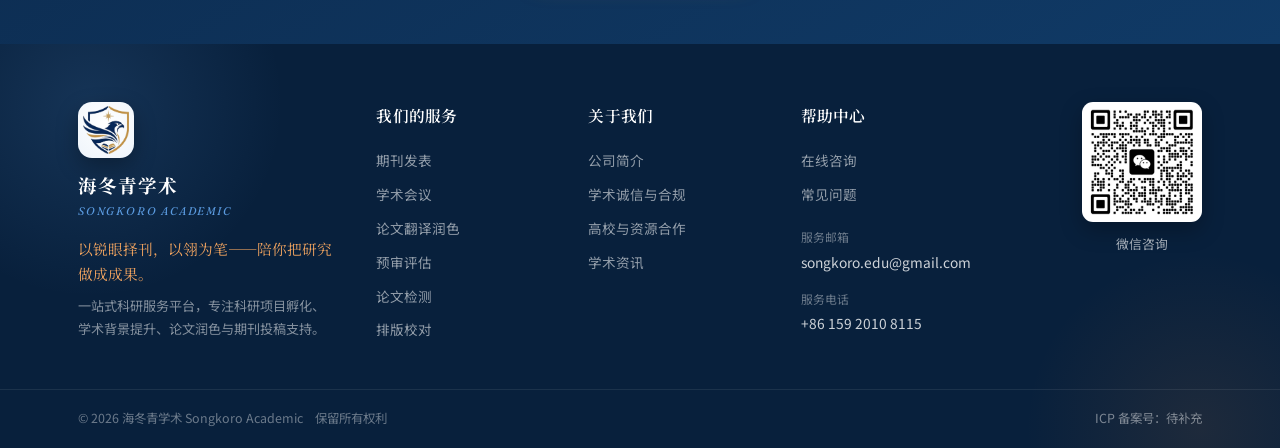
<file: news.html>
<!DOCTYPE html>
<html lang="zh-CN">
<head>
<meta charset="UTF-8" />
<meta name="viewport" content="width=device-width, initial-scale=1.0" />
<title>学术资讯 · 海冬青学术 Songkoro Academic</title>
<meta name="description" content="期刊动态、投稿指南与科研干货" />
<link rel="icon" type="image/png" href="assets/logo.png" />
<link rel="preconnect" href="https://fonts.googleapis.com">
<link rel="preconnect" href="https://fonts.gstatic.com" crossorigin>
<link href="https://fonts.googleapis.com/css2?family=Fraunces:ital,opsz,wght@0,9..144,400;1,9..144,400;1,9..144,500&family=Noto+Serif+SC:wght@500;600;700&family=Noto+Sans+SC:wght@300;400;500;700&display=swap" rel="stylesheet">
<link rel="stylesheet" href="assets/site.css" />
</head>
<body>
<div class="util">
  <div class="wrap">
    <span>一站式科研服务 · 期刊发表 / 学术会议 / 论文服务 / 背景提升</span>
    <div class="util-right"><a href="about.html">关于我们</a><a href="#cta">在线咨询</a></div>
  </div>
</div>

<nav id="nav">
  <div class="wrap nav-in">
    <a class="brand" href="index.html">
      <span class="brand-mark"><img class="brand-logo" src="assets/logo.png" alt="海冬青学术 logo"></span>
      <span class="brand-text"><span class="brand-zh">海冬青学术</span><br><span class="brand-en">Songkoro Academic</span></span>
    </a>
        <div class="nav-links">
      <a href="index.html">首页</a>
      <a href="journals.html">期刊发表</a>
      <a href="conferences.html">学术会议</a>
      <div class="nav-drop">
        <a href="translation.html" class="nav-drop-t">论文服务 ▾</a>
        <div class="nav-menu">
          <a href="translation.html">论文翻译润色</a>
          <a href="prereview.html">预审评估</a>
          <a href="detection.html">论文检测</a>
          <a href="typesetting.html">排版校对</a>
        </div>
      </div>
      <a href="background.html">科研背景提升</a>
      <a href="news.html" class="active">学术资讯</a>
      <a href="cooperation.html">资源合作</a>
      <a href="about.html">关于我们</a>
    </div>
    <a href="#cta" class="nav-cta">免费匹配</a>
  </div>
</nav>
<header class="hero-wrap">
  <div class="wrap hero">
    <div class="eyebrow">Insights</div>
    <h1>学术资讯</h1>
    <p class="lead">汇集期刊动态、投稿指南、分区更新与科研写作干货，帮助你少走弯路。</p>
    <div class="hero-actions"><a class="btn btn-primary" href="#cta">咨询顾问 <span>→</span></a></div>
  </div>
</header>
<div class="crumb"><div class="wrap"><a href="index.html">首页</a> / 学术资讯</div></div>
<section>
  <div class="wrap">
    <div class="sec-head rv"><div class="sec-tag">Insights</div><h2>这个栏目能帮你什么</h2></div>
    <div class="lead-card rv">汇集期刊动态、投稿指南与科研写作干货，帮助你少走弯路、踩准节点。</div>
    <div class="grid-3" style="margin-top:34px"><div class="card rv"><div class="ico"><svg viewBox="0 0 24 24" fill="none" stroke="currentColor" stroke-width="1.6"><circle cx="12" cy="12" r="9"/><path d="m8.4 12 2.3 2.3L16 9" stroke-linecap="round" stroke-linejoin="round"/></svg></div><h4>刊讯速递</h4><p>期刊分区 / 影响因子更新与最新征稿信息第一时间速递。</p></div><div class="card rv"><div class="ico"><svg viewBox="0 0 24 24" fill="none" stroke="currentColor" stroke-width="1.6"><circle cx="12" cy="12" r="9"/><path d="m8.4 12 2.3 2.3L16 9" stroke-linecap="round" stroke-linejoin="round"/></svg></div><h4>投稿指南</h4><p>投稿、返修、Cover Letter 的实用模板与逐步指南。</p></div><div class="card rv"><div class="ico"><svg viewBox="0 0 24 24" fill="none" stroke="currentColor" stroke-width="1.6"><circle cx="12" cy="12" r="9"/><path d="m8.4 12 2.3 2.3L16 9" stroke-linecap="round" stroke-linejoin="round"/></svg></div><h4>避坑科普</h4><p>学术写作、查重与合规的常见误区解读，远离学术风险。</p></div></div>
    <p class="soon-note">本栏目内容持续完善中——可先通过下方"联系我们"获取一对一咨询，正式上线后将补充完整方案与案例。</p>
  </div>
</section>

<section id="cta" class="cta">
  <div class="wrap">
    <h2>不确定从哪一步开始？</h2>
    <p>把你的研究方向、稿件或申请目标发来，顾问会在 48 小时内给你一份诚实、可执行的初步建议。</p>
    <a class="btn btn-primary" href="#">联系我们，免费咨询 <span>→</span></a>
  </div>
</section>

<footer class="site-footer">
  <div class="wrap foot-top">

    <div class="foot-brand">
      <div class="foot-logo"><img src="assets/logo.png" alt="海冬青学术 logo"></div>
      <span class="foot-zh">海冬青学术</span>
      <span class="foot-en">Songkoro Academic</span>
      <p class="foot-slogan">以锐眼择刊，以翎为笔——陪你把研究做成成果。</p>
      <p class="foot-desc">一站式科研服务平台，专注科研项目孵化、学术背景提升、论文润色与期刊投稿支持。</p>
    </div>

    <div class="foot-col">
      <h5>我们的服务</h5>
      <a href="journals.html">期刊发表</a>
      <a href="conferences.html">学术会议</a>
      <a href="translation.html">论文翻译润色</a>
      <a href="prereview.html">预审评估</a>
      <a href="detection.html">论文检测</a>
      <a href="typesetting.html">排版校对</a>
    </div>

    <div class="foot-col">
      <h5>关于我们</h5>
      <a href="about.html">公司简介</a>
      <a href="about.html">学术诚信与合规</a>
      <a href="cooperation.html">高校与资源合作</a>
      <a href="news.html">学术资讯</a>
    </div>

    <div class="foot-col foot-contact">
      <h5>帮助中心</h5>
      <a href="#cta">在线咨询</a>
      <a href="#">常见问题</a>
      <div class="foot-info">
        <span>服务邮箱</span>
        <a href="mailto:songkoro.edu@gmail.com">songkoro.edu@gmail.com</a>
      </div>
      <div class="foot-info">
        <span>服务电话</span>
        <a href="tel:+8615920108115">+86 159 2010 8115</a>
      </div>
    </div>

    <div class="foot-qr">
      <div class="qr-card">
        <img src="assets/wechat-qr.png" alt="微信咨询二维码">
        <span>微信咨询</span>
      </div>
    </div>

  </div>

  <div class="foot-bottom">
    <div class="wrap foot-bottom-in">
      <span>© 2026 海冬青学术 Songkoro Academic　保留所有权利</span>
      <span><a href="https://beian.miit.gov.cn" target="_blank" rel="noopener">ICP 备案号：待补充</a></span>
    </div>
  </div>
</footer>

<div class="rail">
  <a href="#cta"><svg viewBox="0 0 24 24" fill="none" stroke="currentColor" stroke-width="1.6"><path d="M21 11.5a8.4 8.4 0 0 1-9 8.4L3 21l1.1-3.3A8.4 8.4 0 1 1 21 11.5z" stroke-linecap="round" stroke-linejoin="round"/></svg>在线咨询</a>
  <a href="#cta"><svg viewBox="0 0 24 24" fill="none" stroke="currentColor" stroke-width="1.6"><rect x="3" y="3" width="7" height="7" rx="1"/><rect x="14" y="3" width="7" height="7" rx="1"/><rect x="3" y="14" width="7" height="7" rx="1"/><path d="M14 14h3v3M21 21v-3M17 21h.01M21 14h.01" stroke-linecap="round"/></svg>公众号</a>
  <a href="#" onclick="window.scrollTo({top:0,behavior:'smooth'});return false;"><svg viewBox="0 0 24 24" fill="none" stroke="currentColor" stroke-width="1.8"><path d="m6 15 6-6 6 6" stroke-linecap="round" stroke-linejoin="round"/></svg>顶部</a>
</div>

<script>
  const nav=document.getElementById('nav');
  addEventListener('scroll',()=>nav.classList.toggle('scrolled',scrollY>20));
  const io=new IntersectionObserver(es=>es.forEach(e=>{if(e.isIntersecting){e.target.classList.add('in');io.unobserve(e.target)}}),{threshold:.08});
  document.querySelectorAll('.rv').forEach(el=>io.observe(el));
</script>
</body>
</html>
</file>
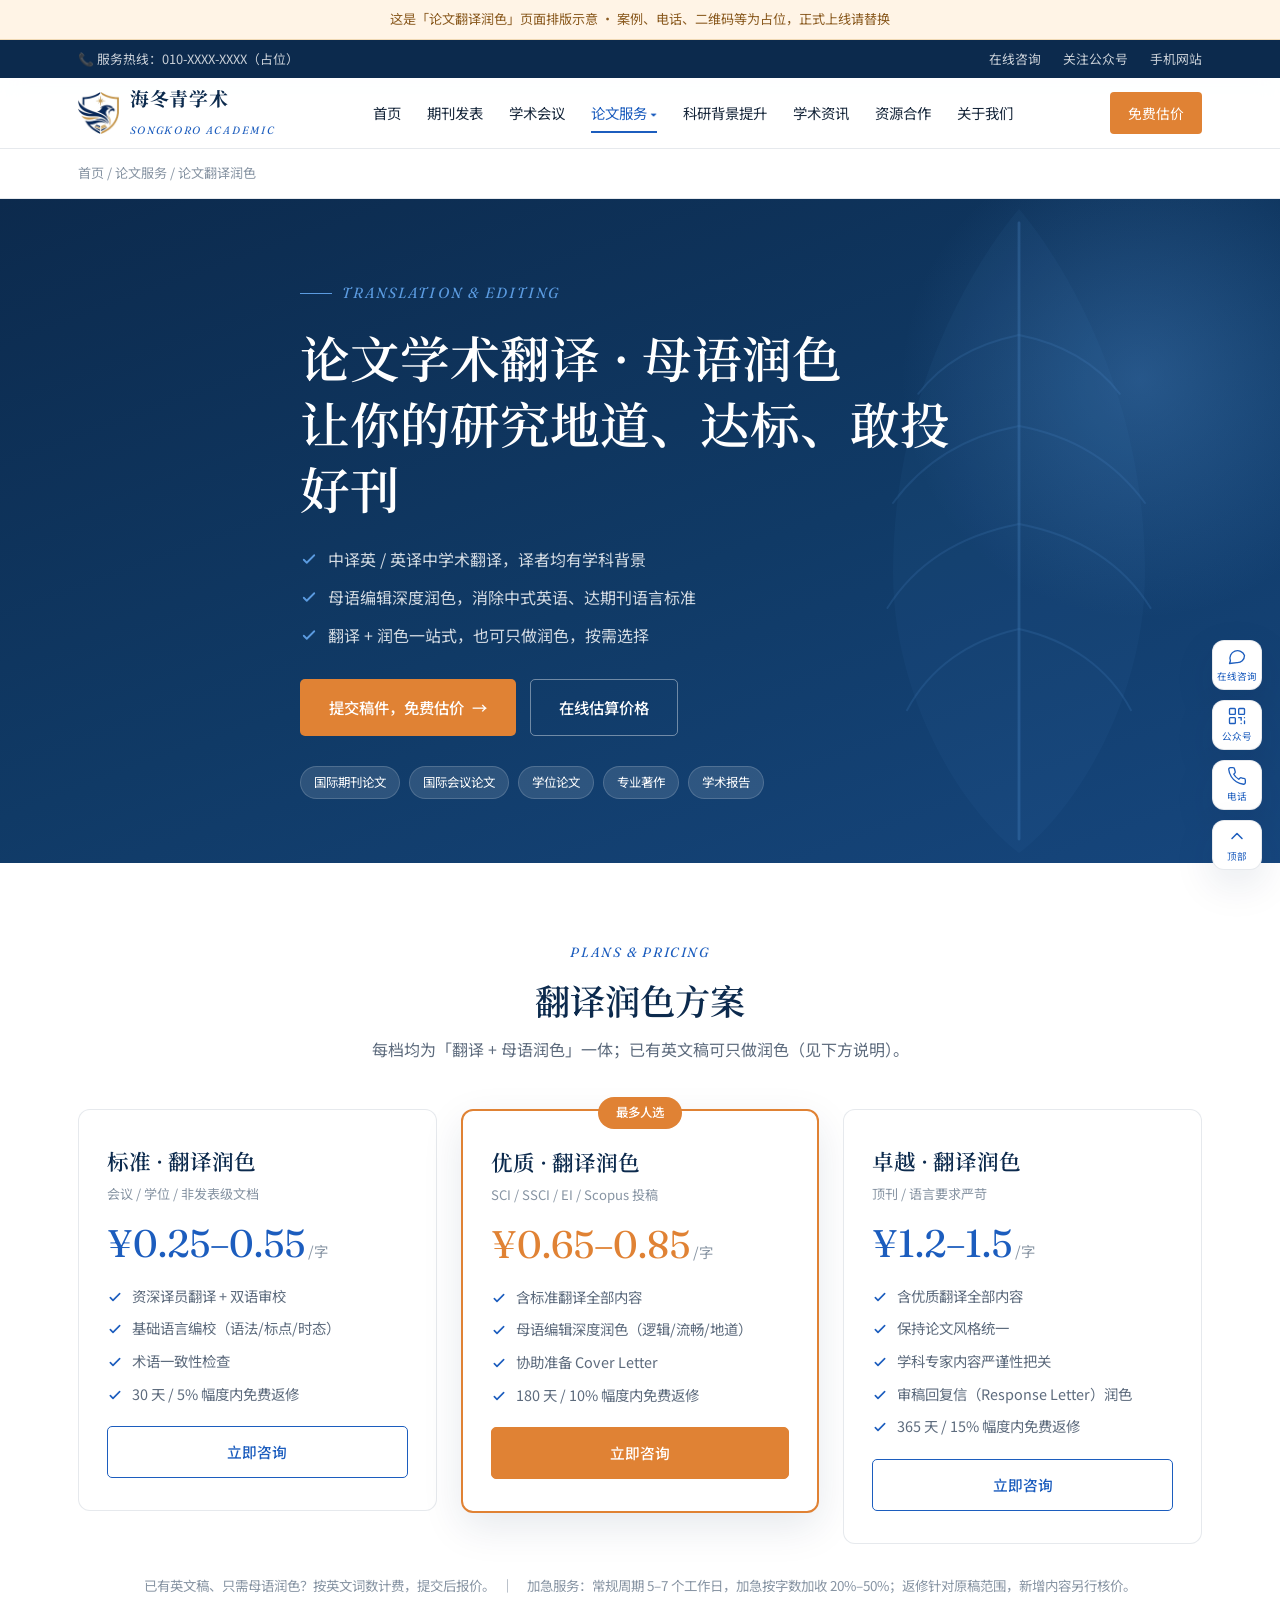
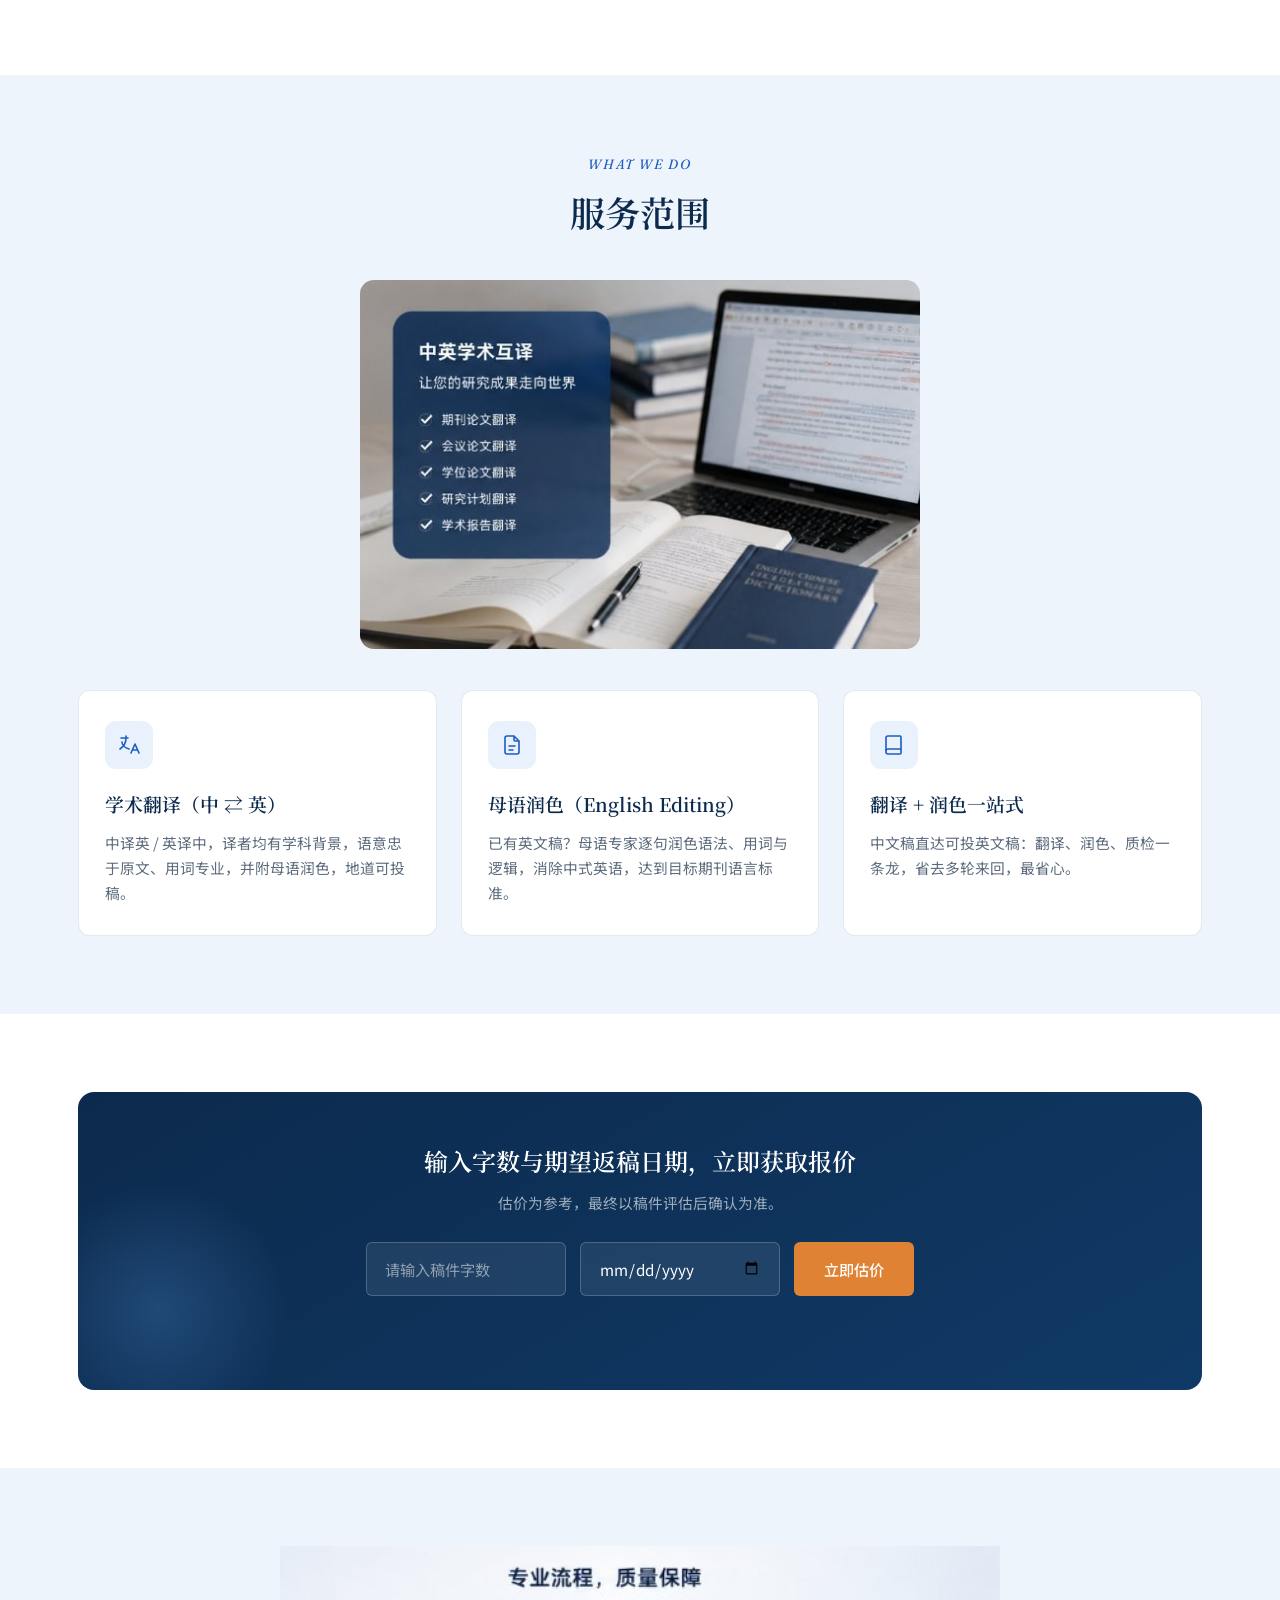
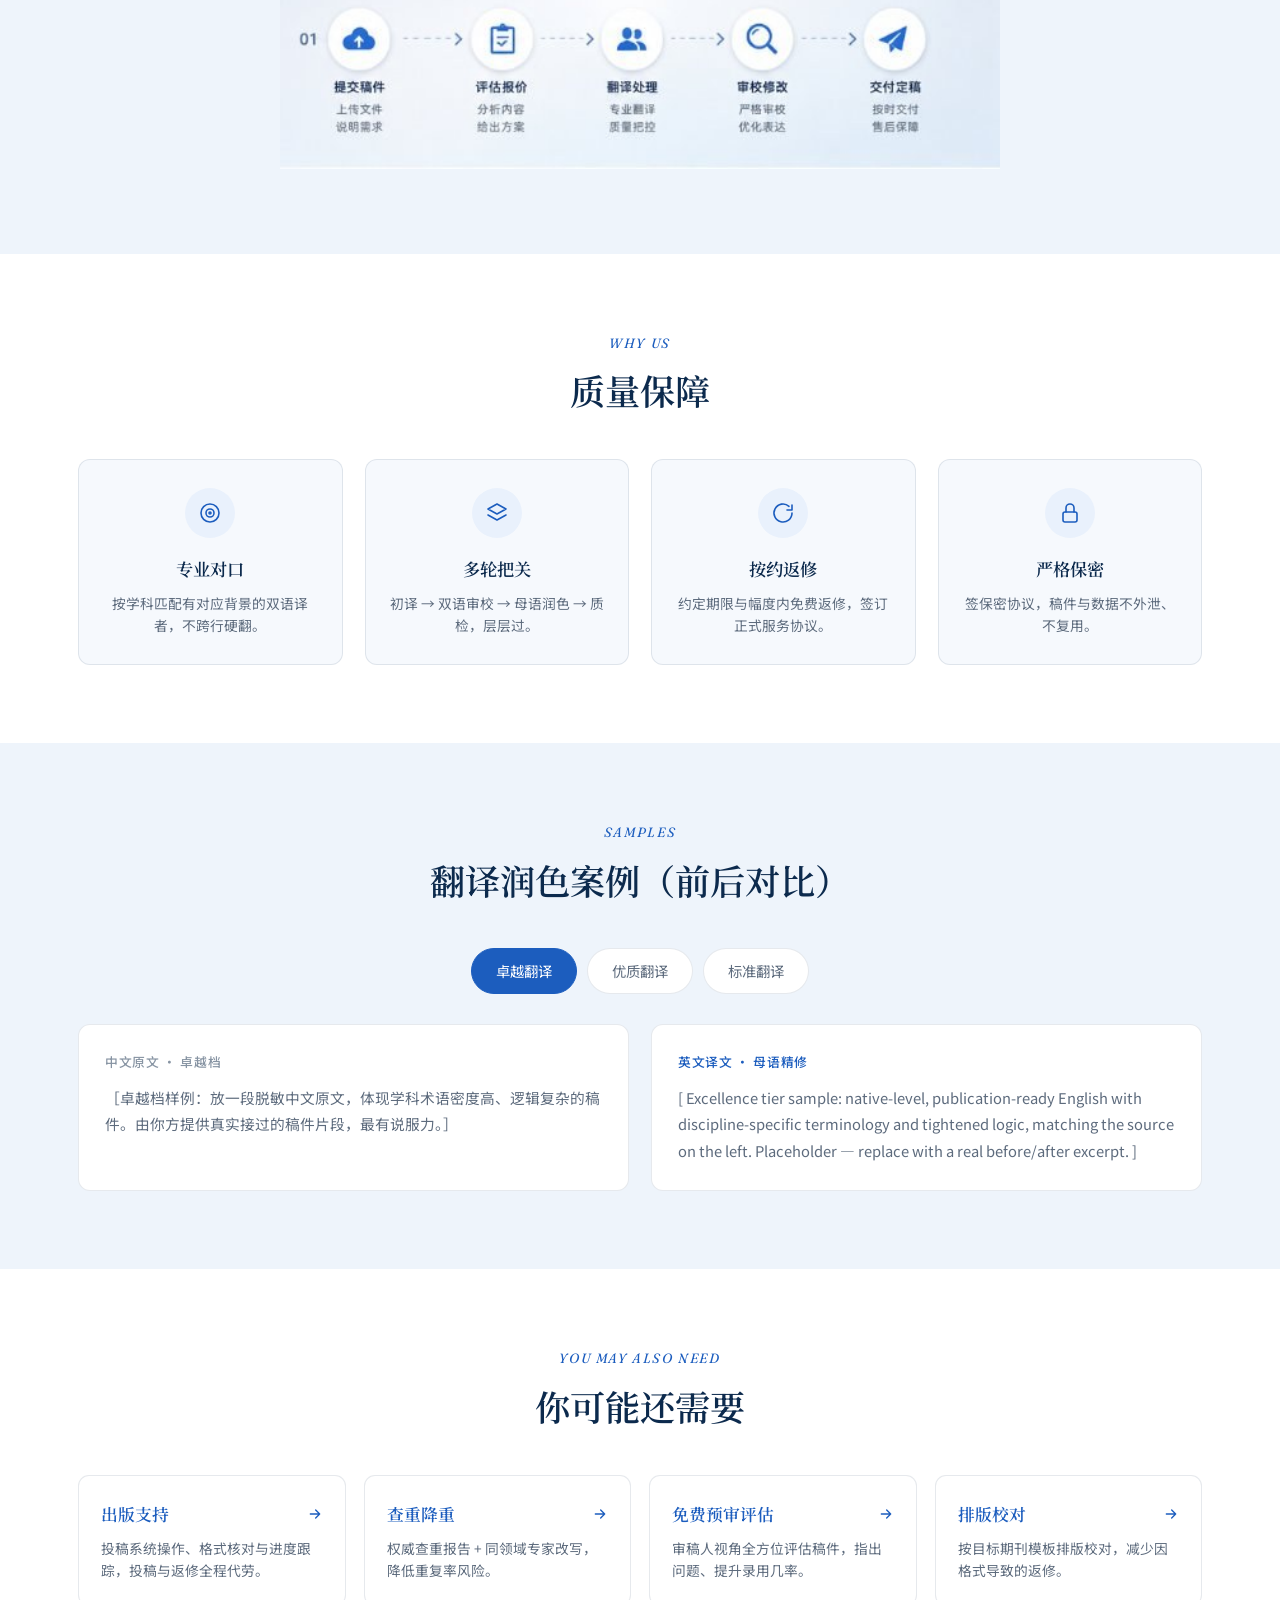
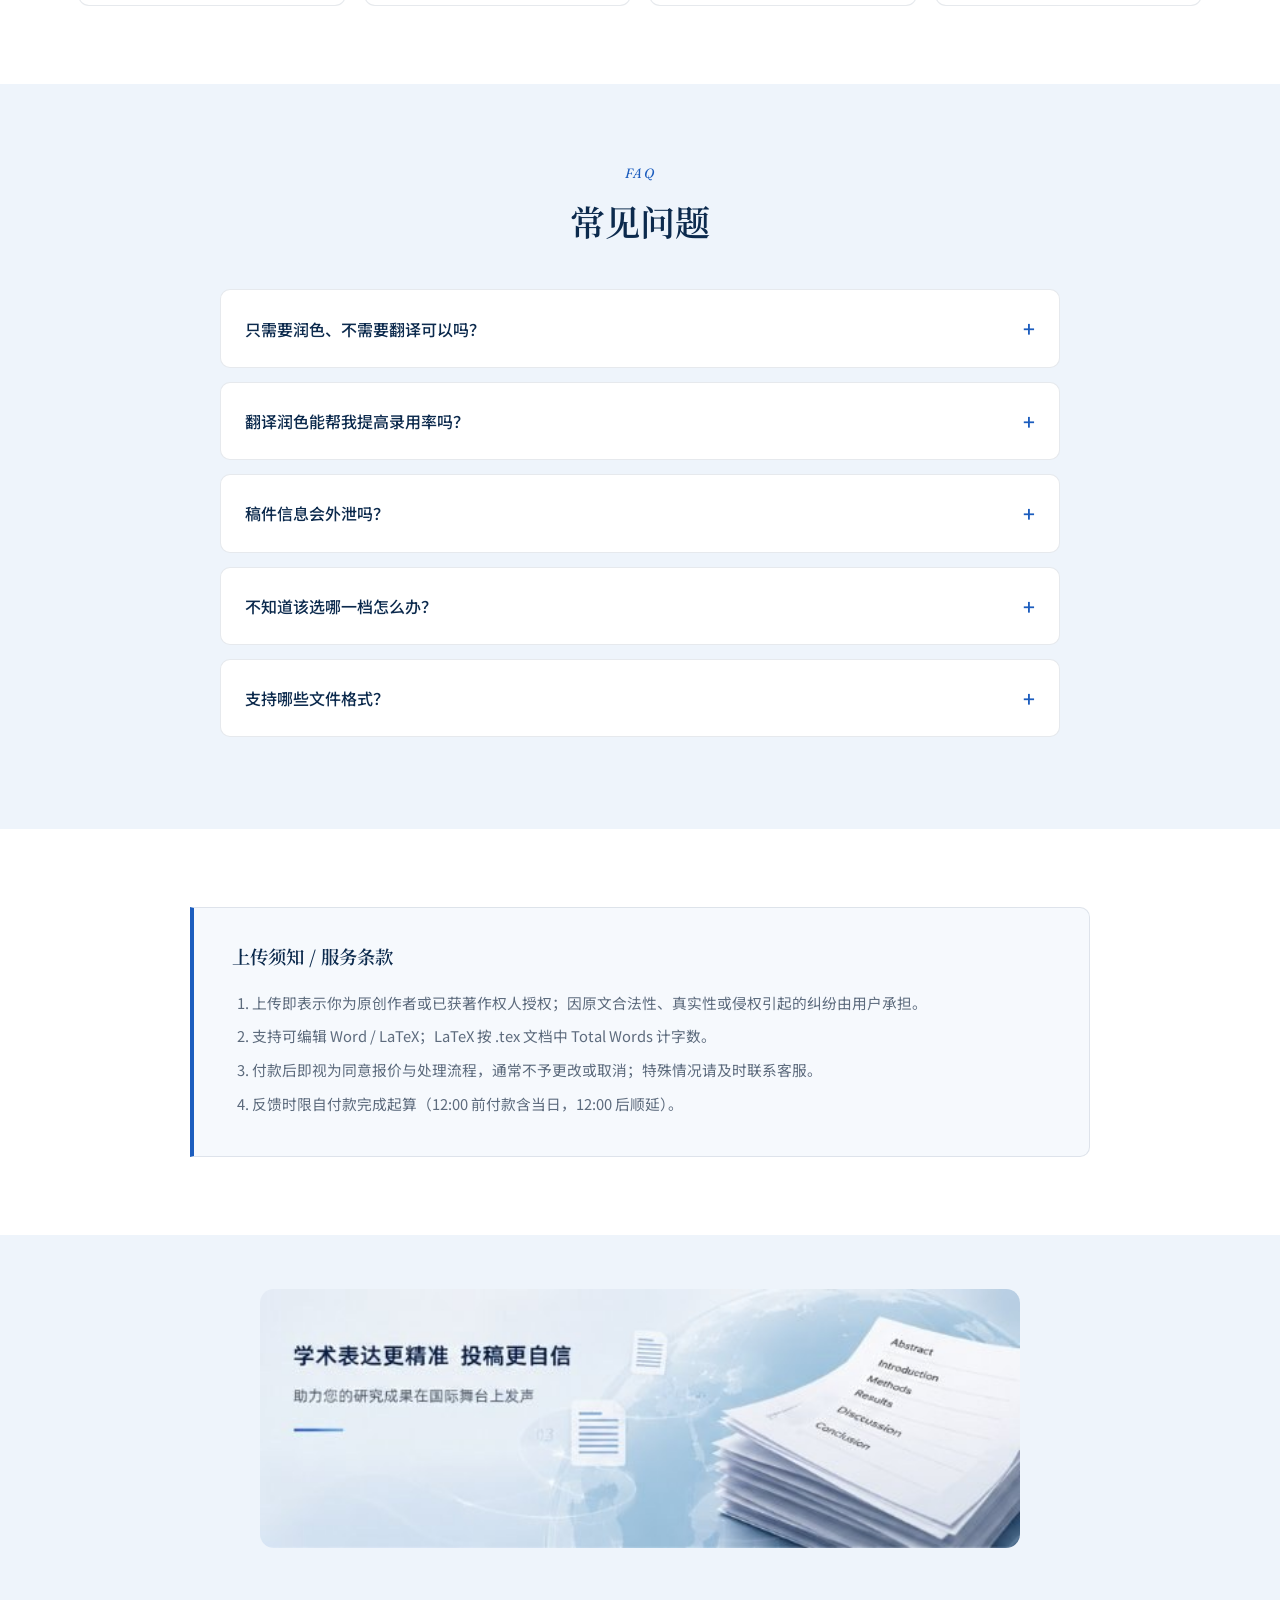
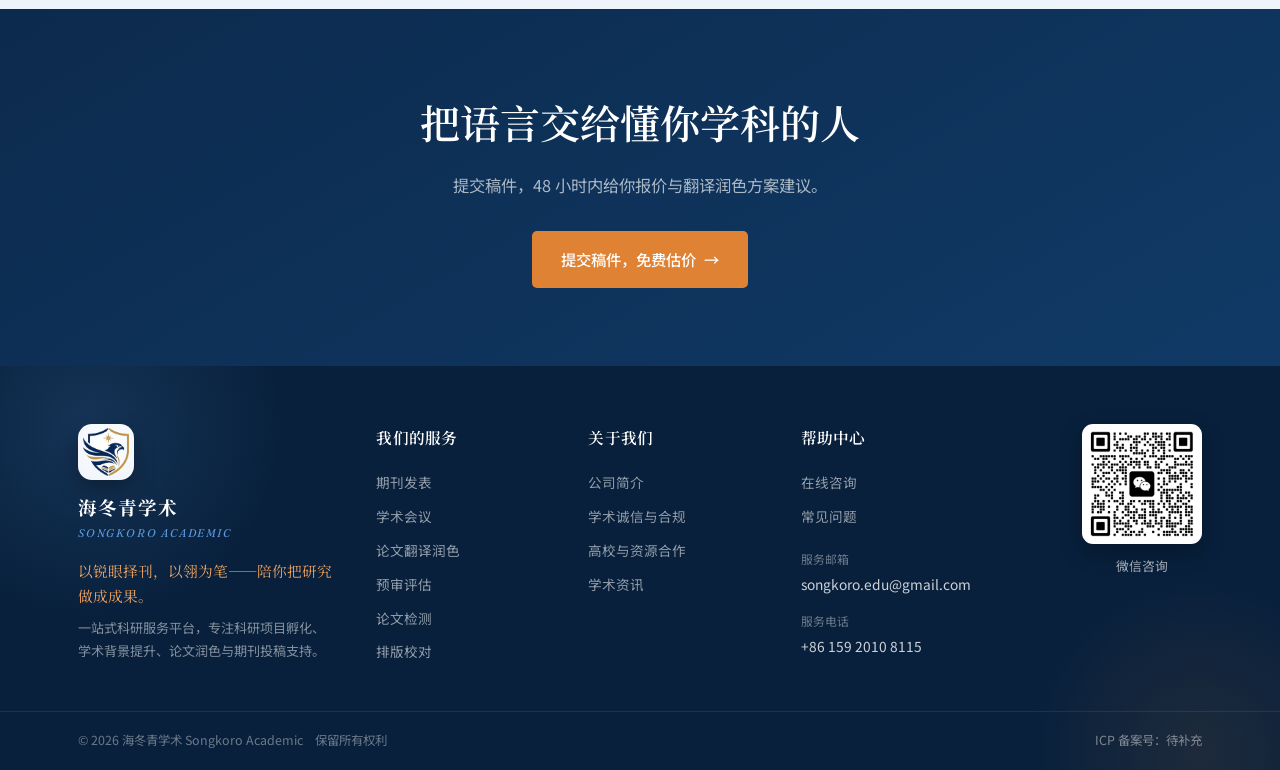
<file: translation.html>
<!DOCTYPE html>
<html lang="zh-CN">
<head>
<meta charset="UTF-8" />
<meta name="viewport" content="width=device-width, initial-scale=1.0" />
<title>论文翻译润色 · 海冬青学术 Songkoro Academic（页面示意）</title>
<link rel="icon" type="image/png" href="[data-uri]">
<link rel="preconnect" href="https://fonts.googleapis.com">
<link rel="preconnect" href="https://fonts.gstatic.com" crossorigin>
<link href="https://fonts.googleapis.com/css2?family=Fraunces:ital,opsz,wght@0,9..144,400;1,9..144,400;1,9..144,500&family=Noto+Serif+SC:wght@500;600;700&family=Noto+Sans+SC:wght@300;400;500;700&display=swap" rel="stylesheet">
<style>
  :root{
    --navy:#0c2a4d; --navy-2:#103a66;
    --blue:#1c5dbe; --blue-bright:#2f7ed8; --blue-soft:#5b9be0;
    --blue-pale:#e9f1fc; --blue-pale-2:#f3f8fe;
    --amber:#e08234; --amber-light:#f0a35f;
    --paper:#ffffff; --paper-2:#f6f9fd; --paper-3:#eef4fb;
    --text:#16263a; --muted:#5d6b7d; --muted-light:#8794a3;
    --line:rgba(12,42,77,.10);
    --serif-en:"Fraunces",serif; --serif-zh:"Noto Serif SC",serif; --sans:"Noto Sans SC",sans-serif;
    --shadow:0 14px 40px rgba(12,42,77,.10);
  }
  *{margin:0;padding:0;box-sizing:border-box}
  html{scroll-behavior:smooth}
  body{font-family:var(--sans);background:var(--paper-2);color:var(--text);line-height:1.75;-webkit-font-smoothing:antialiased;overflow-x:hidden}
  ::selection{background:var(--blue);color:#fff}
  .wrap{max-width:1180px;margin:0 auto;padding:0 28px}
  a{text-decoration:none;color:inherit}

  /* UTILITY BAR */
  .util{background:var(--navy);color:rgba(255,255,255,.78);font-size:.8rem}
  .util .wrap{display:flex;justify-content:space-between;align-items:center;height:38px}
  .util a{color:rgba(255,255,255,.78);transition:color .25s}
  .util a:hover{color:#fff}
  .util-right{display:flex;gap:22px}

  /* NAV */
  nav{position:sticky;top:0;z-index:90;background:rgba(255,255,255,.92);backdrop-filter:blur(12px);border-bottom:1px solid var(--line);transition:box-shadow .35s}
  nav.scrolled{box-shadow:0 6px 20px rgba(12,42,77,.07)}
  .nav-in{display:flex;align-items:center;justify-content:space-between;height:70px}
  .brand{display:flex;align-items:center;gap:11px}
  .brand-mark{display:flex;align-items:center}.brand-logo{height:42px;width:auto;display:block}
  .brand-mark svg{width:19px;height:19px}
  .brand-zh{font-family:var(--serif-zh);font-weight:700;font-size:1.18rem;letter-spacing:.05em;color:var(--navy);line-height:1}
  .brand-en{font-family:var(--serif-en);font-style:italic;font-size:.66rem;letter-spacing:.16em;color:var(--blue);text-transform:uppercase}
  .nav-links{display:flex;gap:26px;align-items:center}
  .nav-links a{font-size:.9rem;color:var(--text);position:relative;transition:color .25s}
  .nav-links a.active{color:var(--blue)}
  .nav-links a::after{content:"";position:absolute;left:0;bottom:-7px;height:2px;width:0;background:var(--blue);transition:width .3s}
  .nav-links a:hover{color:var(--blue)}.nav-links a:hover::after,.nav-links a.active::after{width:100%}
  .nav-cta{background:var(--amber);color:#fff!important;padding:9px 18px;border-radius:4px;font-size:.86rem;transition:background .25s}
  .nav-cta::after{display:none!important}.nav-cta:hover{background:var(--amber-light)}

  /* BREADCRUMB */
  .crumb{background:var(--paper);border-bottom:1px solid var(--line)}
  .crumb .wrap{font-size:.82rem;color:var(--muted-light);padding:13px 28px}
  .crumb a:hover{color:var(--blue)}

  /* HERO */
  header{background:linear-gradient(160deg,var(--navy) 0%,var(--navy-2) 55%,#16467d 100%);color:#fff;position:relative;overflow:hidden}
  header::before{content:"";position:absolute;right:-120px;top:-80px;width:520px;height:520px;border-radius:50%;background:radial-gradient(circle,rgba(91,155,224,.30),transparent 65%)}
  .hero-feather{position:absolute;right:4%;top:50%;transform:translateY(-50%);width:min(34vw,420px);opacity:.5;pointer-events:none}
  .hero{position:relative;z-index:2;padding:74px 0 64px;max-width:680px}
  .eyebrow{font-family:var(--serif-en);font-style:italic;font-size:.92rem;letter-spacing:.14em;color:var(--blue-soft);text-transform:uppercase;margin-bottom:18px;display:inline-flex;align-items:center;gap:10px}
  .eyebrow::before{content:"";width:32px;height:1px;background:var(--blue-soft)}
  .hero h1{font-family:var(--serif-zh);font-weight:600;font-size:clamp(2rem,4.2vw,3.1rem);line-height:1.32;margin-bottom:24px}
  .hero ul{list-style:none;margin-bottom:30px}
  .hero li{display:flex;align-items:flex-start;gap:10px;font-size:1rem;color:rgba(255,255,255,.82);margin-bottom:10px}
  .hero li svg{width:18px;height:18px;color:var(--blue-soft);flex:none;margin-top:5px}
  .hero-actions{display:flex;gap:14px;flex-wrap:wrap;margin-bottom:30px}
  .btn{display:inline-flex;align-items:center;gap:8px;font-size:.96rem;font-weight:500;padding:14px 28px;border-radius:5px;transition:all .3s;cursor:pointer;border:1px solid transparent}
  .btn-primary{background:var(--amber);color:#fff}.btn-primary:hover{background:var(--amber-light);transform:translateY(-2px)}
  .btn-ghost{background:transparent;color:#fff;border-color:rgba(255,255,255,.4)}.btn-ghost:hover{background:rgba(255,255,255,.12)}
  .btn span{transition:transform .3s}.btn:hover span{transform:translateX(4px)}
  .doc-tags{display:flex;gap:9px;flex-wrap:wrap}
  .doc-tags span{font-size:.78rem;background:rgba(255,255,255,.12);color:#fff;padding:5px 13px;border-radius:30px;border:1px solid rgba(255,255,255,.16)}

  /* SECTION SHELL */
  section{padding:78px 0}
  .sec-head{text-align:center;max-width:640px;margin:0 auto 46px}
  .sec-tag{font-family:var(--serif-en);font-style:italic;font-size:.84rem;letter-spacing:.12em;color:var(--blue);text-transform:uppercase;margin-bottom:12px}
  .sec-head h2{font-family:var(--serif-zh);font-weight:600;font-size:clamp(1.6rem,3vw,2.2rem);color:var(--navy);line-height:1.3}
  .sec-head p{color:var(--muted);margin-top:12px;font-size:1rem}

  /* PRICING */
  #pricing{background:var(--paper)}
  .price-grid{display:grid;grid-template-columns:repeat(3,1fr);gap:24px;align-items:start}
  .price{background:var(--paper);border:1px solid var(--line);border-radius:12px;padding:32px 28px;position:relative;transition:transform .35s,box-shadow .35s}
  .price:hover{transform:translateY(-5px);box-shadow:var(--shadow)}
  .price.feat{border:2px solid var(--amber);box-shadow:var(--shadow)}
  .feat-badge{position:absolute;top:-14px;left:50%;transform:translateX(-50%);background:var(--amber);color:#fff;font-size:.78rem;padding:5px 18px;border-radius:30px;font-weight:500}
  .price h3{font-family:var(--serif-zh);font-weight:600;font-size:1.35rem;color:var(--navy);margin-bottom:4px}
  .price .for{font-size:.82rem;color:var(--muted-light);margin-bottom:18px;min-height:20px}
  .price .amt{font-family:var(--serif-en);font-size:2.4rem;color:var(--blue);line-height:1}
  .price.feat .amt{color:var(--amber)}
  .price .amt small{font-size:.9rem;color:var(--muted-light);font-family:var(--sans)}
  .price ul{list-style:none;margin:22px 0;display:flex;flex-direction:column;gap:11px}
  .price li{font-size:.9rem;color:var(--muted);display:flex;gap:9px;align-items:flex-start;line-height:1.5}
  .price li svg{width:16px;height:16px;color:var(--blue);flex:none;margin-top:4px}
  .price .pbtn{display:block;text-align:center;padding:12px;border-radius:5px;font-size:.92rem;font-weight:500;border:1px solid var(--blue);color:var(--blue);transition:all .3s;cursor:pointer}
  .price .pbtn:hover{background:var(--blue);color:#fff}
  .price.feat .pbtn{background:var(--amber);border-color:var(--amber);color:#fff}.price.feat .pbtn:hover{background:var(--amber-light)}
  .price-note{text-align:center;color:var(--muted-light);font-size:.84rem;margin-top:30px}

  /* RANGE / TRANSLATE SCOPE */
  #scope{background:var(--paper-3)}
  .card-grid{display:grid;grid-template-columns:repeat(3,1fr);gap:24px}
  .scard{background:var(--paper);border:1px solid var(--line);border-radius:12px;padding:30px 26px;transition:transform .35s,box-shadow .35s,border-color .35s}
  .scard:hover{transform:translateY(-5px);box-shadow:var(--shadow);border-color:var(--blue-soft)}
  .scard .ico{width:48px;height:48px;border-radius:11px;background:var(--blue-pale);display:flex;align-items:center;justify-content:center;color:var(--blue);margin-bottom:18px}
  .scard .ico svg{width:24px;height:24px}
  .scard h4{font-family:var(--serif-zh);font-weight:600;font-size:1.18rem;color:var(--navy);margin-bottom:10px}
  .scard p{font-size:.92rem;color:var(--muted);line-height:1.7}

  /* QUOTE */
  #quote{background:var(--paper)}
  .quote-box{background:linear-gradient(150deg,var(--navy),var(--navy-2));border-radius:16px;padding:48px 44px;text-align:center;color:#fff;position:relative;overflow:hidden}
  .quote-box::after{content:"";position:absolute;left:-60px;bottom:-60px;width:280px;height:280px;border-radius:50%;background:radial-gradient(circle,rgba(91,155,224,.25),transparent 65%)}
  .quote-box h3{font-family:var(--serif-zh);font-weight:600;font-size:1.5rem;margin-bottom:8px;position:relative}
  .quote-box p{color:rgba(255,255,255,.6);font-size:.92rem;margin-bottom:26px;position:relative}
  .quote-row{display:flex;gap:14px;justify-content:center;flex-wrap:wrap;position:relative;z-index:2}
  .quote-row input{padding:14px 18px;border-radius:6px;border:1px solid rgba(255,255,255,.2);background:rgba(255,255,255,.08);color:#fff;font-family:var(--sans);font-size:.95rem;width:200px}
  .quote-row input::placeholder{color:rgba(255,255,255,.5)}
  .quote-row input:focus{outline:none;border-color:var(--amber);background:rgba(255,255,255,.14)}
  .quote-row button{background:var(--amber);color:#fff;border:none;padding:14px 30px;border-radius:6px;font-family:var(--sans);font-weight:500;font-size:.95rem;cursor:pointer;transition:background .3s}
  .quote-row button:hover{background:var(--amber-light)}
  #qResult{margin-top:22px;font-size:1.02rem;color:var(--blue-soft);min-height:24px;position:relative;font-weight:500}

  /* PROCESS */
  #process{background:var(--paper-3)}
  .proc-grid{display:grid;grid-template-columns:repeat(6,1fr);gap:14px}
  .proc{text-align:center;position:relative}
  .proc .pn{width:54px;height:54px;border-radius:50%;background:var(--paper);border:2px solid var(--blue-pale);color:var(--blue);font-family:var(--serif-en);font-size:1.2rem;display:flex;align-items:center;justify-content:center;margin:0 auto 14px;position:relative;z-index:2;transition:all .3s}
  .proc:hover .pn{background:var(--blue);color:#fff;border-color:var(--blue)}
  .proc::before{content:"";position:absolute;top:27px;left:-50%;width:100%;height:2px;background:var(--blue-pale);z-index:1}
  .proc:first-child::before{display:none}
  .proc h4{font-size:.95rem;color:var(--navy);font-weight:500}

  /* GUARANTEE */
  #guarantee{background:var(--paper)}
  .g-grid{display:grid;grid-template-columns:repeat(4,1fr);gap:22px}
  .gcard{background:var(--paper-2);border-radius:12px;padding:28px 24px;text-align:center;border:1px solid var(--line);transition:transform .35s}
  .gcard:hover{transform:translateY(-4px)}
  .gcard .gi{width:50px;height:50px;border-radius:50%;background:var(--blue-pale);display:flex;align-items:center;justify-content:center;color:var(--blue);margin:0 auto 16px}
  .gcard .gi svg{width:24px;height:24px}
  .gcard h4{font-family:var(--serif-zh);font-weight:600;font-size:1.08rem;color:var(--navy);margin-bottom:8px}
  .gcard p{font-size:.86rem;color:var(--muted);line-height:1.6}

  /* CASES */
  #cases{background:var(--paper-3)}
  .case-tabs{display:flex;gap:10px;justify-content:center;margin-bottom:30px;flex-wrap:wrap}
  .case-tab{padding:9px 24px;border:1px solid var(--line);border-radius:30px;font-size:.9rem;color:var(--muted);cursor:pointer;background:var(--paper);transition:all .3s}
  .case-tab.active{background:var(--blue);color:#fff;border-color:var(--blue)}
  .case-pair{display:grid;grid-template-columns:1fr 1fr;gap:22px}
  .case-col{background:var(--paper);border:1px solid var(--line);border-radius:12px;padding:26px}
  .case-col .lab{font-size:.8rem;letter-spacing:.05em;margin-bottom:12px;font-weight:500}
  .case-col.src .lab{color:var(--muted-light)}.case-col.tgt .lab{color:var(--blue)}
  .case-col p{font-size:.92rem;color:var(--muted);line-height:1.8}

  /* CROSS-SELL */
  #cross{background:var(--paper)}
  .cross-grid{display:grid;grid-template-columns:repeat(4,1fr);gap:18px}
  .cross{border:1px solid var(--line);border-radius:11px;padding:24px 22px;transition:all .3s;background:var(--paper)}
  .cross:hover{border-color:var(--blue);box-shadow:var(--shadow);transform:translateY(-3px)}
  .cross .ct{font-family:var(--serif-zh);font-weight:600;font-size:1.05rem;color:var(--blue);margin-bottom:8px;display:flex;align-items:center;justify-content:space-between}
  .cross .ct svg{width:16px;height:16px}
  .cross p{font-size:.86rem;color:var(--muted);line-height:1.6}

  /* FAQ */
  #faq{background:var(--paper-3)}
  .faq-wrap{max-width:840px;margin:0 auto}
  .faq-item{background:var(--paper);border:1px solid var(--line);border-radius:10px;margin-bottom:14px;overflow:hidden}
  .faq-q{padding:20px 24px;font-size:1rem;font-weight:500;color:var(--navy);cursor:pointer;display:flex;justify-content:space-between;align-items:center;gap:16px}
  .faq-q .pm{color:var(--blue);font-size:1.3rem;transition:transform .3s;flex:none}
  .faq-item.open .faq-q .pm{transform:rotate(45deg)}
  .faq-a{max-height:0;overflow:hidden;transition:max-height .35s ease;color:var(--muted);font-size:.94rem;line-height:1.75}
  .faq-a div{padding:0 24px 20px}
  .faq-item.open .faq-a{max-height:220px}

  /* TERMS */
  #terms{background:var(--paper)}
  .terms-box{max-width:900px;margin:0 auto;background:var(--paper-2);border:1px solid var(--line);border-left:4px solid var(--blue);border-radius:0 10px 10px 0;padding:32px 38px}
  .terms-box h3{font-family:var(--serif-zh);font-weight:600;font-size:1.15rem;color:var(--navy);margin-bottom:16px}
  .terms-box ol{padding-left:20px;color:var(--muted);font-size:.92rem;line-height:1.9}
  .terms-box li{margin-bottom:6px}

  /* BOTTOM CTA */
  #cta{background:linear-gradient(150deg,var(--navy),var(--navy-2));color:#fff;text-align:center}
  #cta h2{font-family:var(--serif-zh);font-weight:600;font-size:clamp(1.7rem,3.4vw,2.5rem);margin-bottom:14px}
  #cta p{color:rgba(255,255,255,.65);max-width:480px;margin:0 auto 32px;font-size:1.02rem}

  /* FOOTER */

  /* FLOAT RAIL */
  .rail{position:fixed;right:18px;bottom:30px;z-index:80;display:flex;flex-direction:column;gap:10px}
  .rail a{width:50px;height:50px;border-radius:12px;background:var(--paper);box-shadow:var(--shadow);display:flex;flex-direction:column;align-items:center;justify-content:center;color:var(--blue);font-size:.6rem;gap:2px;border:1px solid var(--line);transition:all .25s}
  .rail a:hover{background:var(--blue);color:#fff}
  .rail a svg{width:20px;height:20px}

  /* reveal */
  .rv{opacity:0;transform:translateY(28px);transition:opacity .7s,transform .7s}
  .rv.in{opacity:1;transform:translateY(0)}

  @media(max-width:920px){
    .nav-links{display:none}
    .hero-feather{opacity:.18}
    .price-grid,.card-grid,.cross-grid,.g-grid{grid-template-columns:1fr 1fr}
    .proc-grid{grid-template-columns:repeat(3,1fr);gap:24px}.proc::before{display:none}
  }
  @media(max-width:560px){
    .price-grid,.card-grid,.cross-grid,.g-grid,.proc-grid,.case-pair{grid-template-columns:1fr}
    section{padding:54px 0}.util-right{gap:14px}
  }

  /* DROPDOWN NAV (added) */
  .nav-drop{position:relative;display:flex;align-items:center}
  .nav-drop>.nav-drop-t{font-size:.9rem;color:var(--text);cursor:pointer;position:relative;transition:color .25s}
  .nav-drop>.nav-drop-t::after{content:"";position:absolute;left:0;bottom:-7px;height:2px;width:0;background:var(--blue);transition:width .3s}
  .nav-drop:hover>.nav-drop-t,.nav-drop.active>.nav-drop-t{color:var(--blue)}
  .nav-drop:hover>.nav-drop-t::after,.nav-drop.active>.nav-drop-t::after{width:100%}
  .nav-menu{position:absolute;top:100%;left:50%;transform:translateX(-50%) translateY(10px);background:#fff;border:1px solid var(--line);border-radius:10px;box-shadow:0 12px 30px rgba(12,42,77,.13);padding:8px;min-width:210px;opacity:0;visibility:hidden;transition:opacity .25s,transform .25s;z-index:100}
  .nav-drop:hover .nav-menu{opacity:1;visibility:visible;transform:translateX(-50%) translateY(4px)}
  .nav-menu a{display:block;padding:9px 14px;border-radius:7px;font-size:.88rem;color:var(--text);white-space:nowrap}
  .nav-menu a::after{display:none!important}
  .nav-menu a:hover{background:var(--blue-pale);color:var(--blue)}

/* === SITE FOOTER (multi-column) === */
.site-footer{background:#08203c;color:rgba(255,255,255,.6);position:relative;overflow:hidden;font-size:.86rem}
.site-footer::before{content:"";position:absolute;left:-120px;top:-150px;width:420px;height:420px;border-radius:50%;background:radial-gradient(circle,rgba(91,155,224,.16),transparent 65%);pointer-events:none}
.site-footer::after{content:"";position:absolute;right:-110px;bottom:-170px;width:380px;height:380px;border-radius:50%;background:radial-gradient(circle,rgba(224,130,52,.10),transparent 65%);pointer-events:none}
.site-footer .foot-top{display:grid;grid-template-columns:1.5fr 1fr 1fr 1.15fr .95fr;gap:40px;padding:58px 28px 42px;position:relative;z-index:2;align-items:start}
.site-footer .foot-brand{max-width:320px}
.site-footer .foot-logo{width:56px;height:56px;border-radius:14px;background:radial-gradient(circle at 50% 38%,#fff,#eef4fb);display:flex;align-items:center;justify-content:center;box-shadow:0 8px 22px rgba(0,0,0,.3);margin-bottom:16px}
.site-footer .foot-logo img{width:46px;height:auto;display:block}
.site-footer .foot-zh{font-family:var(--serif-zh);font-weight:700;font-size:1.16rem;letter-spacing:.05em;color:#fff;display:block;line-height:1.25}
.site-footer .foot-en{font-family:var(--serif-en);font-style:italic;font-size:.7rem;letter-spacing:.16em;color:var(--blue-soft);text-transform:uppercase}
.site-footer .foot-slogan{font-family:var(--serif-zh);color:var(--amber-light,#f0c27a);font-size:.92rem;margin:14px 0 8px;line-height:1.7}
.site-footer .foot-desc{font-size:.82rem;color:rgba(255,255,255,.5);line-height:1.8}
.site-footer .foot-col h5{font-family:var(--serif-zh);font-weight:600;font-size:.98rem;color:#fff;margin-bottom:15px;letter-spacing:.02em}
.site-footer .foot-col a{display:block;color:rgba(255,255,255,.56);font-size:.85rem;padding:5px 0;transition:color .25s,transform .25s;width:fit-content}
.site-footer .foot-col a:hover{color:#fff;transform:translateX(3px)}
.site-footer .foot-info{margin-top:15px}
.site-footer .foot-info span{display:block;font-size:.74rem;color:rgba(255,255,255,.4);margin-bottom:2px}
.site-footer .foot-info a{padding:0;color:rgba(255,255,255,.8);font-size:.86rem}
.site-footer .foot-info a:hover{color:var(--blue-soft);transform:none}
.site-footer .foot-qr{display:flex;justify-content:flex-end}
.site-footer .qr-card{text-align:center}
.site-footer .qr-card img{width:120px;height:120px;border-radius:11px;background:#fff;padding:7px;display:block;box-shadow:0 8px 22px rgba(0,0,0,.28)}
.site-footer .qr-card span{display:block;margin-top:11px;font-size:.8rem;color:rgba(255,255,255,.62)}
.site-footer .foot-bottom{border-top:1px solid rgba(255,255,255,.08);position:relative;z-index:2}
.site-footer .foot-bottom-in{display:flex;justify-content:space-between;align-items:center;flex-wrap:wrap;gap:8px;padding:18px 28px;font-size:.78rem;color:rgba(255,255,255,.4)}
.site-footer .foot-bottom-in a{color:rgba(255,255,255,.45)}
.site-footer .foot-bottom-in a:hover{color:#fff}
@media(max-width:920px){
  .site-footer .foot-top{grid-template-columns:1fr 1fr;gap:34px 24px}
  .site-footer .foot-brand{grid-column:1 / -1;max-width:none}
  .site-footer .foot-qr{justify-content:flex-start}
}
@media(max-width:560px){
  .site-footer .foot-top{grid-template-columns:1fr}
  .site-footer .foot-bottom-in{flex-direction:column;text-align:center}
}
</style>
</head>
<body>

<!-- 提示条（仅示意文件用，正式上线删除） -->
<div style="background:#fff4e6;color:#8a5a1f;text-align:center;font-size:.82rem;padding:8px;border-bottom:1px solid #f0d9b5">
  这是「论文翻译润色」页面排版示意 · 案例、电话、二维码等为占位，正式上线请替换
</div>

<!-- UTILITY -->
<div class="util">
  <div class="wrap">
    <span>📞 服务热线：010-XXXX-XXXX（占位）</span>
    <div class="util-right">
      <a href="#">在线咨询</a>
      <a href="#">关注公众号</a>
      <a href="#">手机网站</a>
    </div>
  </div>
</div>

<!-- NAV -->
<nav id="nav">
  <div class="wrap nav-in">
    <a class="brand" href="index.html">
      <span class="brand-mark"><img class="brand-logo" src="[data-uri]" alt="海冬青学术 logo"></span>
      <span class="brand-text"><span class="brand-zh">海冬青学术</span><br><span class="brand-en">Songkoro Academic</span></span>
    </a>
        <div class="nav-links">
      <a href="index.html">首页</a>
      <a href="journals.html">期刊发表</a>
      <a href="conferences.html">学术会议</a>
      <div class="nav-drop active">
        <a href="translation.html" class="nav-drop-t">论文服务 ▾</a>
        <div class="nav-menu">
          <a href="translation.html">论文翻译润色</a>
          <a href="prereview.html">预审评估</a>
          <a href="detection.html">论文检测</a>
          <a href="typesetting.html">排版校对</a>
        </div>
      </div>
      <a href="background.html">科研背景提升</a>
      <a href="news.html">学术资讯</a>
      <a href="cooperation.html">资源合作</a>
      <a href="about.html">关于我们</a>
    </div>
    <a href="#cta" class="nav-cta">免费估价</a>
  </div>
</nav>

<!-- BREADCRUMB -->
<div class="crumb"><div class="wrap"><a href="index.html">首页</a> / <a href="#">论文服务</a> / 论文翻译润色</div></div>

<!-- HERO -->
<header>
  <svg class="hero-feather" viewBox="0 0 300 500" fill="none"><path d="M150 20C150 20 60 120 60 280c0 90 50 170 90 200 40-30 90-110 90-200C240 120 150 20 150 20z" fill="#5b9be0" fill-opacity="0.10"/><path d="M150 30v440" stroke="#5b9be0" stroke-opacity="0.5" stroke-width="2" stroke-linecap="round"/><g stroke="#5b9be0" stroke-opacity="0.3" stroke-width="1.4" stroke-linecap="round"><path d="M150 110C120 116 95 130 78 152M150 110C180 116 205 130 222 152"/><path d="M150 175C112 182 82 200 60 230M150 175C188 182 218 200 240 230"/><path d="M150 245C108 253 76 273 56 305M150 245C192 253 224 273 244 305"/><path d="M150 320C114 328 86 348 70 378M150 320C186 328 214 348 230 378"/></g></svg>
  <div class="wrap hero">
    <div class="eyebrow">Translation &amp; Editing</div>
    <h1>论文学术翻译 · 母语润色<br>让你的研究地道、达标、敢投好刊</h1>
    <ul>
      <li><svg viewBox="0 0 24 24" fill="none" stroke="currentColor" stroke-width="2.4"><path d="m5 13 4 4L19 7" stroke-linecap="round" stroke-linejoin="round"/></svg>中译英 / 英译中学术翻译，译者均有学科背景</li>
      <li><svg viewBox="0 0 24 24" fill="none" stroke="currentColor" stroke-width="2.4"><path d="m5 13 4 4L19 7" stroke-linecap="round" stroke-linejoin="round"/></svg>母语编辑深度润色，消除中式英语、达期刊语言标准</li>
      <li><svg viewBox="0 0 24 24" fill="none" stroke="currentColor" stroke-width="2.4"><path d="m5 13 4 4L19 7" stroke-linecap="round" stroke-linejoin="round"/></svg>翻译 + 润色一站式，也可只做润色，按需选择</li>
    </ul>
    <div class="hero-actions">
      <a class="btn btn-primary" href="#cta">提交稿件，免费估价 <span>→</span></a>
      <a class="btn btn-ghost" href="#quote">在线估算价格</a>
    </div>
    <div class="doc-tags">
      <span>国际期刊论文</span><span>国际会议论文</span><span>学位论文</span><span>专业著作</span><span>学术报告</span>
    </div>
  </div>
</header>

<!-- PRICING -->
<section id="pricing">
  <div class="wrap">
    <div class="sec-head rv"><div class="sec-tag">Plans &amp; pricing</div><h2>翻译润色方案</h2><p>每档均为「翻译 + 母语润色」一体；已有英文稿可只做润色（见下方说明）。</p></div>
    <div class="price-grid">
      <div class="price rv">
        <h3>标准 · 翻译润色</h3><div class="for">会议 / 学位 / 非发表级文档</div>
        <div class="amt">¥0.25–0.55<small> /字</small></div>
        <ul>
          <li><svg viewBox="0 0 24 24" fill="none" stroke="currentColor" stroke-width="2.4"><path d="m5 13 4 4L19 7" stroke-linecap="round" stroke-linejoin="round"/></svg>资深译员翻译 + 双语审校</li>
          <li><svg viewBox="0 0 24 24" fill="none" stroke="currentColor" stroke-width="2.4"><path d="m5 13 4 4L19 7" stroke-linecap="round" stroke-linejoin="round"/></svg>基础语言编校（语法/标点/时态）</li>
          <li><svg viewBox="0 0 24 24" fill="none" stroke="currentColor" stroke-width="2.4"><path d="m5 13 4 4L19 7" stroke-linecap="round" stroke-linejoin="round"/></svg>术语一致性检查</li>
          <li><svg viewBox="0 0 24 24" fill="none" stroke="currentColor" stroke-width="2.4"><path d="m5 13 4 4L19 7" stroke-linecap="round" stroke-linejoin="round"/></svg>30 天 / 5% 幅度内免费返修</li>
        </ul>
        <a class="pbtn">立即咨询</a>
      </div>
      <div class="price feat rv">
        <span class="feat-badge">最多人选</span>
        <h3>优质 · 翻译润色</h3><div class="for">SCI / SSCI / EI / Scopus 投稿</div>
        <div class="amt">¥0.65–0.85<small> /字</small></div>
        <ul>
          <li><svg viewBox="0 0 24 24" fill="none" stroke="currentColor" stroke-width="2.4"><path d="m5 13 4 4L19 7" stroke-linecap="round" stroke-linejoin="round"/></svg>含标准翻译全部内容</li>
          <li><svg viewBox="0 0 24 24" fill="none" stroke="currentColor" stroke-width="2.4"><path d="m5 13 4 4L19 7" stroke-linecap="round" stroke-linejoin="round"/></svg>母语编辑深度润色（逻辑/流畅/地道）</li>
          <li><svg viewBox="0 0 24 24" fill="none" stroke="currentColor" stroke-width="2.4"><path d="m5 13 4 4L19 7" stroke-linecap="round" stroke-linejoin="round"/></svg>协助准备 Cover Letter</li>
          <li><svg viewBox="0 0 24 24" fill="none" stroke="currentColor" stroke-width="2.4"><path d="m5 13 4 4L19 7" stroke-linecap="round" stroke-linejoin="round"/></svg>180 天 / 10% 幅度内免费返修</li>
        </ul>
        <a class="pbtn">立即咨询</a>
      </div>
      <div class="price rv">
        <h3>卓越 · 翻译润色</h3><div class="for">顶刊 / 语言要求严苛</div>
        <div class="amt">¥1.2–1.5<small> /字</small></div>
        <ul>
          <li><svg viewBox="0 0 24 24" fill="none" stroke="currentColor" stroke-width="2.4"><path d="m5 13 4 4L19 7" stroke-linecap="round" stroke-linejoin="round"/></svg>含优质翻译全部内容</li>
          <li><svg viewBox="0 0 24 24" fill="none" stroke="currentColor" stroke-width="2.4"><path d="m5 13 4 4L19 7" stroke-linecap="round" stroke-linejoin="round"/></svg>保持论文风格统一</li>
          <li><svg viewBox="0 0 24 24" fill="none" stroke="currentColor" stroke-width="2.4"><path d="m5 13 4 4L19 7" stroke-linecap="round" stroke-linejoin="round"/></svg>学科专家内容严谨性把关</li>
          <li><svg viewBox="0 0 24 24" fill="none" stroke="currentColor" stroke-width="2.4"><path d="m5 13 4 4L19 7" stroke-linecap="round" stroke-linejoin="round"/></svg>审稿回复信（Response Letter）润色</li>
          <li><svg viewBox="0 0 24 24" fill="none" stroke="currentColor" stroke-width="2.4"><path d="m5 13 4 4L19 7" stroke-linecap="round" stroke-linejoin="round"/></svg>365 天 / 15% 幅度内免费返修</li>
        </ul>
        <a class="pbtn">立即咨询</a>
      </div>
    </div>
    <p class="price-note">已有英文稿、只需母语润色？按英文词数计费，提交后报价。　｜　加急服务：常规周期 5–7 个工作日，加急按字数加收 20%–50%；返修针对原稿范围，新增内容另行核价。</p>
  </div>
</section>

<!-- SCOPE -->
<section id="scope">
  <div class="wrap">
    <div class="sec-head rv"><div class="sec-tag">What we do</div><h2>服务范围</h2></div>
    <div class="rv" style="text-align:center;margin-bottom:34px"><img src="[data-uri]" alt="中英学术互译" style="width:100%;max-width:560px;height:auto;border-radius:14px"></div>
    <div class="card-grid">
      <div class="scard rv"><div class="ico"><svg viewBox="0 0 24 24" fill="none" stroke="currentColor" stroke-width="1.6"><path d="M4 5h7M9 3v2c0 5-3 9-6 11M5 9c0 3 3 6 7 7" stroke-linecap="round"/><path d="m14 20 4-9 4 9M15.5 17h5" stroke-linecap="round" stroke-linejoin="round"/></svg></div><h4>学术翻译（中 ⇄ 英）</h4><p>中译英 / 英译中，译者均有学科背景，语意忠于原文、用词专业，并附母语润色，地道可投稿。</p></div>
      <div class="scard rv"><div class="ico"><svg viewBox="0 0 24 24" fill="none" stroke="currentColor" stroke-width="1.6"><path d="M14 3v4a1 1 0 0 0 1 1h4" /><path d="M17 21H7a2 2 0 0 1-2-2V5a2 2 0 0 1 2-2h7l5 5v11a2 2 0 0 1-2 2z"/><path d="M9 13h6M9 17h4" stroke-linecap="round"/></svg></div><h4>母语润色（English Editing）</h4><p>已有英文稿？母语专家逐句润色语法、用词与逻辑，消除中式英语，达到目标期刊语言标准。</p></div>
      <div class="scard rv"><div class="ico"><svg viewBox="0 0 24 24" fill="none" stroke="currentColor" stroke-width="1.6"><path d="M4 5a2 2 0 0 1 2-2h12a1 1 0 0 1 1 1v16a1 1 0 0 1-1 1H6a2 2 0 0 1-2-2V5z"/><path d="M4 18a2 2 0 0 1 2-2h13" /></svg></div><h4>翻译 + 润色一站式</h4><p>中文稿直达可投英文稿：翻译、润色、质检一条龙，省去多轮来回，最省心。</p></div>
    </div>
  </div>
</section>

<!-- QUOTE -->
<section id="quote">
  <div class="wrap">
    <div class="quote-box rv">
      <h3>输入字数与期望返稿日期，立即获取报价</h3>
      <p>估价为参考，最终以稿件评估后确认为准。</p>
      <div class="quote-row">
        <input type="number" id="qWords" placeholder="请输入稿件字数" oninput="calcQuote()" />
        <input type="date" id="qDate" onchange="calcQuote()" />
        <button onclick="calcQuote()">立即估价</button>
      </div>
      <div id="qResult"></div>
    </div>
  </div>
</section>

<!-- PROCESS -->
<section id="process">
  <div class="wrap">
    <div class="rv" style="text-align:center"><img src="[data-uri]" alt="专业流程，质量保障" style="width:100%;max-width:720px;height:auto"></div>
  </div>
</section>

<!-- GUARANTEE -->
<section id="guarantee">
  <div class="wrap">
    <div class="sec-head rv"><div class="sec-tag">Why us</div><h2>质量保障</h2></div>
    <div class="g-grid">
      <div class="gcard rv"><div class="gi"><svg viewBox="0 0 24 24" fill="none" stroke="currentColor" stroke-width="1.6"><circle cx="12" cy="12" r="9"/><circle cx="12" cy="12" r="4"/><circle cx="12" cy="12" r="1"/></svg></div><h4>专业对口</h4><p>按学科匹配有对应背景的双语译者，不跨行硬翻。</p></div>
      <div class="gcard rv"><div class="gi"><svg viewBox="0 0 24 24" fill="none" stroke="currentColor" stroke-width="1.6"><path d="M12 3 3 8l9 5 9-5-9-5zM3 14l9 5 9-5" stroke-linecap="round" stroke-linejoin="round"/></svg></div><h4>多轮把关</h4><p>初译 → 双语审校 → 母语润色 → 质检，层层过。</p></div>
      <div class="gcard rv"><div class="gi"><svg viewBox="0 0 24 24" fill="none" stroke="currentColor" stroke-width="1.6"><path d="M21 12a9 9 0 1 1-3-6.7M21 4v5h-5" stroke-linecap="round" stroke-linejoin="round"/></svg></div><h4>按约返修</h4><p>约定期限与幅度内免费返修，签订正式服务协议。</p></div>
      <div class="gcard rv"><div class="gi"><svg viewBox="0 0 24 24" fill="none" stroke="currentColor" stroke-width="1.6"><rect x="5" y="11" width="14" height="10" rx="2"/><path d="M8 11V7a4 4 0 0 1 8 0v4" stroke-linecap="round"/></svg></div><h4>严格保密</h4><p>签保密协议，稿件与数据不外泄、不复用。</p></div>
    </div>
  </div>
</section>

<!-- CASES -->
<section id="cases">
  <div class="wrap">
    <div class="sec-head rv"><div class="sec-tag">Samples</div><h2>翻译润色案例（前后对比）</h2></div>
    <div class="case-tabs rv">
      <div class="case-tab active" data-case="0">卓越翻译</div>
      <div class="case-tab" data-case="1">优质翻译</div>
      <div class="case-tab" data-case="2">标准翻译</div>
    </div>
    <div class="case-pair rv" data-panel="0">
      <div class="case-col src"><div class="lab">中文原文 · 卓越档</div><p>［卓越档样例：放一段脱敏中文原文，体现学科术语密度高、逻辑复杂的稿件。由你方提供真实接过的稿件片段，最有说服力。］</p></div>
      <div class="case-col tgt"><div class="lab">英文译文 · 母语精修</div><p>[ Excellence tier sample: native-level, publication-ready English with discipline-specific terminology and tightened logic, matching the source on the left. Placeholder — replace with a real before/after excerpt. ]</p></div>
    </div>
    <div class="case-pair rv" data-panel="1" style="display:none">
      <div class="case-col src"><div class="lab">中文原文 · 优质档</div><p>［优质档样例：放一段脱敏中文原文，体现通顺、达意、术语准确的常规稿件。占位，待你方提供。］</p></div>
      <div class="case-col tgt"><div class="lab">英文译文 · 专业润色</div><p>[ Premium tier sample: fluent, accurate English with professional polishing suitable for most journals. Placeholder — replace with a real excerpt. ]</p></div>
    </div>
    <div class="case-pair rv" data-panel="2" style="display:none">
      <div class="case-col src"><div class="lab">中文原文 · 标准档</div><p>［标准档样例：放一段脱敏中文原文，体现准确传达原意的基础翻译需求。占位，待你方提供。］</p></div>
      <div class="case-col tgt"><div class="lab">英文译文 · 标准翻译</div><p>[ Standard tier sample: accurate, readable English that conveys the original meaning faithfully. Placeholder — replace with a real excerpt. ]</p></div>
    </div>
  </div>
</section>

<!-- CROSS-SELL -->
<section id="cross">
  <div class="wrap">
    <div class="sec-head rv"><div class="sec-tag">You may also need</div><h2>你可能还需要</h2></div>
    <div class="cross-grid">
      <a class="cross rv"><div class="ct">出版支持 <svg viewBox="0 0 24 24" fill="none" stroke="currentColor" stroke-width="2"><path d="M5 12h14M13 6l6 6-6 6" stroke-linecap="round" stroke-linejoin="round"/></svg></div><p>投稿系统操作、格式核对与进度跟踪，投稿与返修全程代劳。</p></a>
      <a class="cross rv"><div class="ct">查重降重 <svg viewBox="0 0 24 24" fill="none" stroke="currentColor" stroke-width="2"><path d="M5 12h14M13 6l6 6-6 6" stroke-linecap="round" stroke-linejoin="round"/></svg></div><p>权威查重报告 + 同领域专家改写，降低重复率风险。</p></a>
      <a class="cross rv"><div class="ct">免费预审评估 <svg viewBox="0 0 24 24" fill="none" stroke="currentColor" stroke-width="2"><path d="M5 12h14M13 6l6 6-6 6" stroke-linecap="round" stroke-linejoin="round"/></svg></div><p>审稿人视角全方位评估稿件，指出问题、提升录用几率。</p></a>
      <a class="cross rv"><div class="ct">排版校对 <svg viewBox="0 0 24 24" fill="none" stroke="currentColor" stroke-width="2"><path d="M5 12h14M13 6l6 6-6 6" stroke-linecap="round" stroke-linejoin="round"/></svg></div><p>按目标期刊模板排版校对，减少因格式导致的返修。</p></a>
    </div>
  </div>
</section>

<!-- FAQ -->
<section id="faq">
  <div class="wrap">
    <div class="sec-head rv"><div class="sec-tag">FAQ</div><h2>常见问题</h2></div>
    <div class="faq-wrap">
      <div class="faq-item rv"><div class="faq-q">只需要润色、不需要翻译可以吗？<span class="pm">+</span></div><div class="faq-a"><div>可以。若你已有英文稿，我们提供独立的母语润色服务，按英文词数报价，提交后即可获取方案。</div></div></div>
      <div class="faq-item rv"><div class="faq-q">翻译润色能帮我提高录用率吗？<span class="pm">+</span></div><div class="faq-a"><div>高质量翻译与母语润色能显著降低因语言问题被退稿的风险；但录用最终取决于研究质量与同行评审，我们不做"包录用"承诺。</div></div></div>
      <div class="faq-item rv"><div class="faq-q">稿件信息会外泄吗？<span class="pm">+</span></div><div class="faq-a"><div>不会。我们签署保密协议，默认你为原创作者或已获授权，稿件与数据严格保密、未经授权不外传、不复用。</div></div></div>
      <div class="faq-item rv"><div class="faq-q">不知道该选哪一档怎么办？<span class="pm">+</span></div><div class="faq-a"><div>把稿件和目标期刊发来，编辑会按你的发表目标给出建议，先评估、不收费。</div></div></div>
      <div class="faq-item rv"><div class="faq-q">支持哪些文件格式？<span class="pm">+</span></div><div class="faq-a"><div>支持可编辑的 Word 与 LaTeX；不支持直接编辑 PDF，请上传可编辑文件。</div></div></div>
    </div>
  </div>
</section>

<!-- TERMS -->
<section id="terms">
  <div class="wrap">
    <div class="terms-box rv">
      <h3>上传须知 / 服务条款</h3>
      <ol>
        <li>上传即表示你为原创作者或已获著作权人授权；因原文合法性、真实性或侵权引起的纠纷由用户承担。</li>
        <li>支持可编辑 Word / LaTeX；LaTeX 按 .tex 文档中 Total Words 计字数。</li>
        <li>付款后即视为同意报价与处理流程，通常不予更改或取消；特殊情况请及时联系客服。</li>
        <li>反馈时限自付款完成起算（12:00 前付款含当日，12:00 后顺延）。</li>
      </ol>
    </div>
  </div>
</section>

<div style="background:var(--paper-3);padding:54px 0"><div class="wrap rv" style="text-align:center"><img src="[data-uri]" alt="学术表达更精准，投稿更自信" style="width:100%;max-width:760px;height:auto;border-radius:14px"></div></div>

<!-- BOTTOM CTA -->
<section id="cta">
  <div class="wrap">
    <h2>把语言交给懂你学科的人</h2>
    <p>提交稿件，48 小时内给你报价与翻译润色方案建议。</p>
    <a class="btn btn-primary" href="#">提交稿件，免费估价 <span>→</span></a>
  </div>
</section>

<!-- FOOTER -->
<footer class="site-footer">
  <div class="wrap foot-top">

    <div class="foot-brand">
      <div class="foot-logo"><img src="assets/logo.png" alt="海冬青学术 logo"></div>
      <span class="foot-zh">海冬青学术</span>
      <span class="foot-en">Songkoro Academic</span>
      <p class="foot-slogan">以锐眼择刊，以翎为笔——陪你把研究做成成果。</p>
      <p class="foot-desc">一站式科研服务平台，专注科研项目孵化、学术背景提升、论文润色与期刊投稿支持。</p>
    </div>

    <div class="foot-col">
      <h5>我们的服务</h5>
      <a href="journals.html">期刊发表</a>
      <a href="conferences.html">学术会议</a>
      <a href="translation.html">论文翻译润色</a>
      <a href="prereview.html">预审评估</a>
      <a href="detection.html">论文检测</a>
      <a href="typesetting.html">排版校对</a>
    </div>

    <div class="foot-col">
      <h5>关于我们</h5>
      <a href="about.html">公司简介</a>
      <a href="about.html">学术诚信与合规</a>
      <a href="cooperation.html">高校与资源合作</a>
      <a href="news.html">学术资讯</a>
    </div>

    <div class="foot-col foot-contact">
      <h5>帮助中心</h5>
      <a href="#cta">在线咨询</a>
      <a href="#">常见问题</a>
      <div class="foot-info">
        <span>服务邮箱</span>
        <a href="mailto:songkoro.edu@gmail.com">songkoro.edu@gmail.com</a>
      </div>
      <div class="foot-info">
        <span>服务电话</span>
        <a href="tel:+8615920108115">+86 159 2010 8115</a>
      </div>
    </div>

    <div class="foot-qr">
      <div class="qr-card">
        <img src="assets/wechat-qr.png" alt="微信咨询二维码">
        <span>微信咨询</span>
      </div>
    </div>

  </div>

  <div class="foot-bottom">
    <div class="wrap foot-bottom-in">
      <span>© 2026 海冬青学术 Songkoro Academic　保留所有权利</span>
      <span><a href="https://beian.miit.gov.cn" target="_blank" rel="noopener">ICP 备案号：待补充</a></span>
    </div>
  </div>
</footer>

<!-- FLOAT RAIL -->
<div class="rail">
  <a href="#"><svg viewBox="0 0 24 24" fill="none" stroke="currentColor" stroke-width="1.6"><path d="M21 11.5a8.4 8.4 0 0 1-9 8.4L3 21l1.1-3.3A8.4 8.4 0 1 1 21 11.5z" stroke-linecap="round" stroke-linejoin="round"/></svg>在线咨询</a>
  <a href="#"><svg viewBox="0 0 24 24" fill="none" stroke="currentColor" stroke-width="1.6"><rect x="3" y="3" width="7" height="7" rx="1"/><rect x="14" y="3" width="7" height="7" rx="1"/><rect x="3" y="14" width="7" height="7" rx="1"/><path d="M14 14h3v3M21 21v-3M17 21h.01M21 14h.01" stroke-linecap="round"/></svg>公众号</a>
  <a href="#"><svg viewBox="0 0 24 24" fill="none" stroke="currentColor" stroke-width="1.6"><path d="M22 16.9v3a2 2 0 0 1-2.2 2 19.8 19.8 0 0 1-8.6-3 19.5 19.5 0 0 1-6-6 19.8 19.8 0 0 1-3.1-8.7A2 2 0 0 1 4.1 2h3a2 2 0 0 1 2 1.7c.1 1 .4 1.9.7 2.8a2 2 0 0 1-.5 2.1L8.1 9.9a16 16 0 0 0 6 6l1.3-1.3a2 2 0 0 1 2.1-.4c.9.3 1.8.6 2.8.7a2 2 0 0 1 1.7 2z" stroke-linecap="round" stroke-linejoin="round"/></svg>电话</a>
  <a href="#top" onclick="window.scrollTo({top:0,behavior:'smooth'});return false;"><svg viewBox="0 0 24 24" fill="none" stroke="currentColor" stroke-width="1.8"><path d="m6 15 6-6 6 6" stroke-linecap="round" stroke-linejoin="round"/></svg>顶部</a>
</div>

<script>
  const nav=document.getElementById('nav');
  addEventListener('scroll',()=>nav.classList.toggle('scrolled',scrollY>20));

  const io=new IntersectionObserver(es=>es.forEach(e=>{if(e.isIntersecting){e.target.classList.add('in');io.unobserve(e.target)}}),{threshold:.1});
  document.querySelectorAll('.rv').forEach(el=>io.observe(el));

  document.querySelectorAll('.faq-q').forEach(q=>q.addEventListener('click',()=>q.parentElement.classList.toggle('open')));

  document.querySelectorAll('.case-tab').forEach(t=>t.addEventListener('click',()=>{
    document.querySelectorAll('.case-tab').forEach(x=>x.classList.remove('active'));t.classList.add('active');
    const idx=t.getAttribute('data-case');
    document.querySelectorAll('.case-pair[data-panel]').forEach(p=>{
      p.style.display = (p.getAttribute('data-panel')===idx) ? 'grid' : 'none';
    });
  }));

  function calcQuote(){
    const w=parseInt(document.getElementById('qWords').value)||0;
    const r=document.getElementById('qResult');
    if(w<=0){r.textContent='请输入有效的稿件字数。';return;}
    const f=n=>Math.round(w*n).toLocaleString();
    r.innerHTML='参考报价（按字数估算）：标准 ¥'+f(0.25)+'–'+f(0.55)+' · 优质 ¥'+f(0.65)+'–'+f(0.85)+' · 卓越 ¥'+f(1.2)+'–'+f(1.5)+'　— 最终以稿件评估为准';
  }
</script>
</body>
</html>
</file>
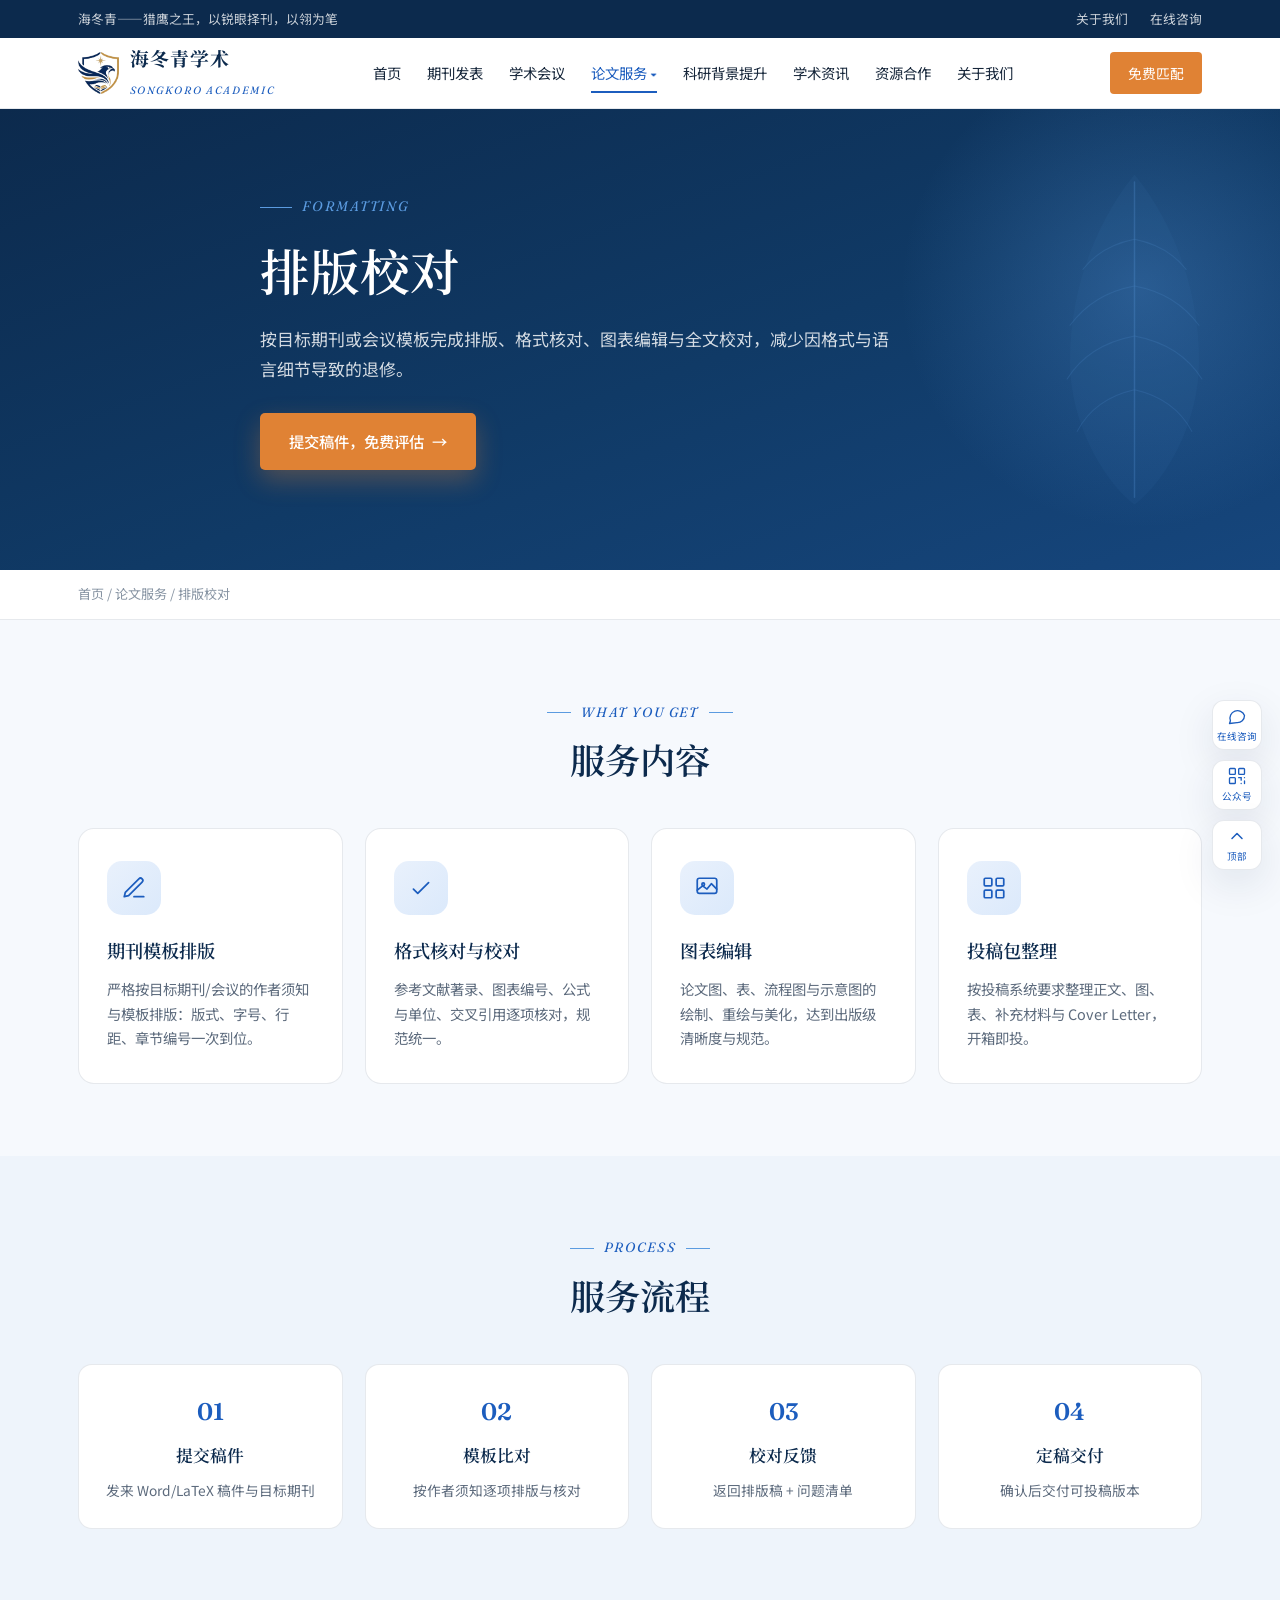
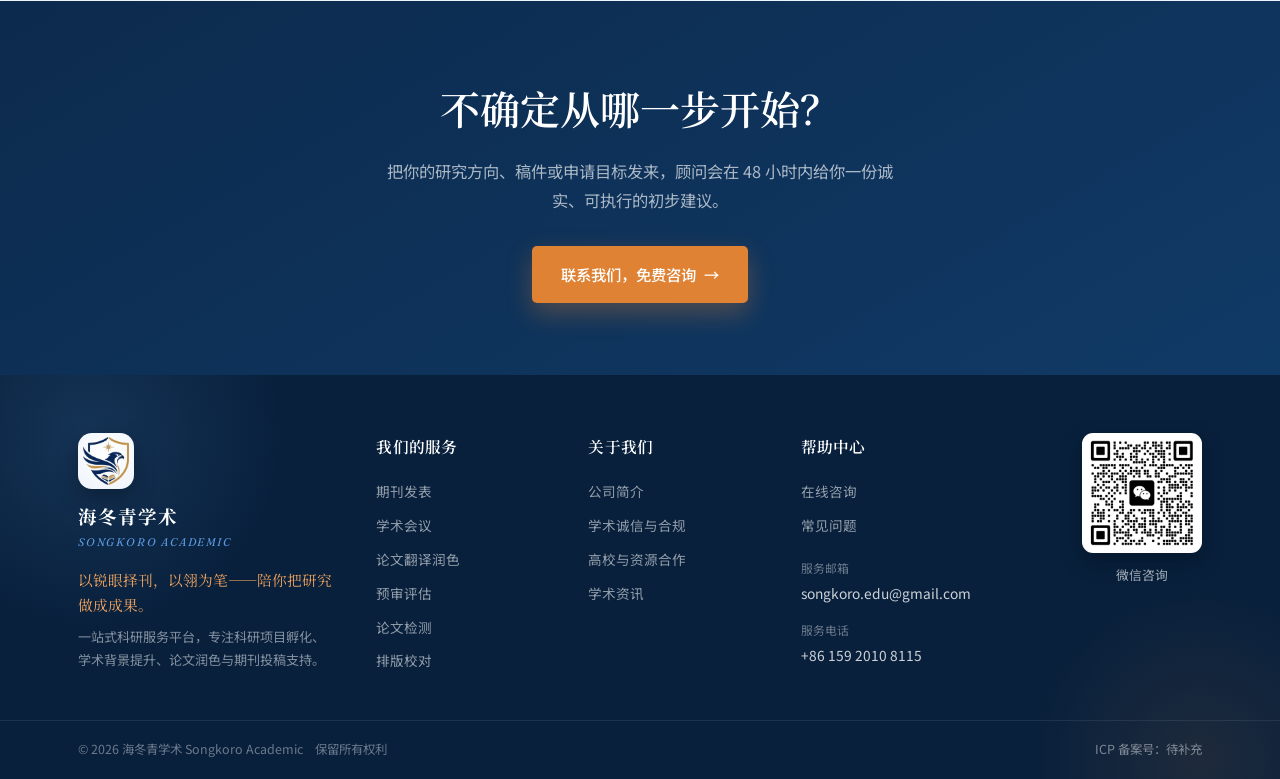
<file: typesetting.html>
<!DOCTYPE html>
<html lang="zh-CN">
<head>
<meta charset="UTF-8" />
<meta name="viewport" content="width=device-width, initial-scale=1.0" />
<title>排版校对 · 海冬青学术 Songkoro Academic</title>
<meta name="description" content="按目标期刊或会议模板完成排版、格式核对与全文校对，减少因格式与语言细节导致的退修。" />
<link rel="icon" type="image/png" href="assets/logo.png" />
<link rel="preconnect" href="https://fonts.googleapis.com">
<link rel="preconnect" href="https://fonts.gstatic.com" crossorigin>
<link href="https://fonts.googleapis.com/css2?family=Fraunces:ital,opsz,wght@0,9..144,400;1,9..144,400;1,9..144,500&family=Noto+Serif+SC:wght@500;600;700&family=Noto+Sans+SC:wght@300;400;500;700&display=swap" rel="stylesheet">
<link rel="stylesheet" href="assets/site.css" />
</head>
<body>
<div class="util">
  <div class="wrap">
    <span>海冬青——猎鹰之王，以锐眼择刊，以翎为笔</span>
    <div class="util-right"><a href="about.html">关于我们</a><a href="#cta">在线咨询</a></div>
  </div>
</div>

<nav id="nav">
  <div class="wrap nav-in">
    <a class="brand" href="index.html">
      <span class="brand-mark"><img class="brand-logo" src="assets/logo.png" alt="海冬青学术 logo"></span>
      <span class="brand-text"><span class="brand-zh">海冬青学术</span><br><span class="brand-en">Songkoro Academic</span></span>
    </a>
    <div class="nav-links">
      <a href="index.html">首页</a>
      <a href="journals.html">期刊发表</a>
      <a href="conferences.html">学术会议</a>
      <div class="nav-drop active">
        <a href="translation.html" class="nav-drop-t">论文服务 ▾</a>
        <div class="nav-menu">
          <a href="translation.html">论文翻译润色</a>
          <a href="prereview.html">预审评估</a>
          <a href="detection.html">论文检测</a>
          <a href="typesetting.html">排版校对</a>
        </div>
      </div>
      <a href="background.html">科研背景提升</a>
      <a href="news.html">学术资讯</a>
      <a href="cooperation.html">资源合作</a>
      <a href="about.html">关于我们</a>
    </div>
    <a href="#cta" class="nav-cta">免费匹配</a>
  </div>
</nav>
<header class="hero-wrap">
  <div class="wrap hero">
    <div class="eyebrow">Formatting</div>
    <h1>排版校对</h1>
    <p class="lead">按目标期刊或会议模板完成排版、格式核对、图表编辑与全文校对，减少因格式与语言细节导致的退修。</p>
    <div class="hero-actions"><a class="btn btn-primary" href="#cta">提交稿件，免费评估 <span>→</span></a></div>
  </div>
</header>
<div class="crumb"><div class="wrap"><a href="index.html">首页</a> / 论文服务 / 排版校对</div></div>
<section>
  <div class="wrap">
    <div class="sec-head rv"><div class="sec-tag">What you get</div><h2>服务内容</h2></div>
    <div class="grid-4"><div class="card rv"><div class="ico"><svg viewBox="0 0 24 24" fill="none" stroke="currentColor" stroke-width="1.6"><path d="M12 20h9M16.5 3.5a2.1 2.1 0 0 1 3 3L7 19l-4 1 1-4 12.5-12.5z" stroke-linecap="round" stroke-linejoin="round"/></svg></div><h4>期刊模板排版</h4><p>严格按目标期刊/会议的作者须知与模板排版：版式、字号、行距、章节编号一次到位。</p></div><div class="card rv"><div class="ico"><svg viewBox="0 0 24 24" fill="none" stroke="currentColor" stroke-width="1.6"><path d="m5 13 4 4L19 7" stroke-linecap="round" stroke-linejoin="round"/></svg></div><h4>格式核对与校对</h4><p>参考文献著录、图表编号、公式与单位、交叉引用逐项核对，规范统一。</p></div><div class="card rv"><div class="ico"><svg viewBox="0 0 24 24" fill="none" stroke="currentColor" stroke-width="1.6"><rect x="3" y="3" width="18" height="14" rx="2"/><path d="m3 14 5-4 4 3 4-5 5 5" stroke-linecap="round" stroke-linejoin="round"/><circle cx="8.5" cy="8.5" r="1.2"/></svg></div><h4>图表编辑</h4><p>论文图、表、流程图与示意图的绘制、重绘与美化，达到出版级清晰度与规范。</p></div><div class="card rv"><div class="ico"><svg viewBox="0 0 24 24" fill="none" stroke="currentColor" stroke-width="1.6"><rect x="3" y="3" width="7" height="7" rx="1"/><rect x="14" y="3" width="7" height="7" rx="1"/><rect x="3" y="14" width="7" height="7" rx="1"/><rect x="14" y="14" width="7" height="7" rx="1"/></svg></div><h4>投稿包整理</h4><p>按投稿系统要求整理正文、图、表、补充材料与 Cover Letter，开箱即投。</p></div></div>
  </div>
</section>
<section class="audience">
  <div class="wrap">
    <div class="sec-head rv"><div class="sec-tag">Process</div><h2>服务流程</h2></div>
    <div class="grid-4"><div class="aud-card rv"><div class="em">01</div><h4>提交稿件</h4><p>发来 Word/LaTeX 稿件与目标期刊</p></div><div class="aud-card rv"><div class="em">02</div><h4>模板比对</h4><p>按作者须知逐项排版与核对</p></div><div class="aud-card rv"><div class="em">03</div><h4>校对反馈</h4><p>返回排版稿 + 问题清单</p></div><div class="aud-card rv"><div class="em">04</div><h4>定稿交付</h4><p>确认后交付可投稿版本</p></div></div>
  </div>
</section>
<section id="cta" class="cta">
  <div class="wrap">
    <h2>不确定从哪一步开始？</h2>
    <p>把你的研究方向、稿件或申请目标发来，顾问会在 48 小时内给你一份诚实、可执行的初步建议。</p>
    <a class="btn btn-primary" href="#">联系我们，免费咨询 <span>→</span></a>
  </div>
</section>

<footer class="site-footer">
  <div class="wrap foot-top">

    <div class="foot-brand">
      <div class="foot-logo"><img src="assets/logo.png" alt="海冬青学术 logo"></div>
      <span class="foot-zh">海冬青学术</span>
      <span class="foot-en">Songkoro Academic</span>
      <p class="foot-slogan">以锐眼择刊，以翎为笔——陪你把研究做成成果。</p>
      <p class="foot-desc">一站式科研服务平台，专注科研项目孵化、学术背景提升、论文润色与期刊投稿支持。</p>
    </div>

    <div class="foot-col">
      <h5>我们的服务</h5>
      <a href="journals.html">期刊发表</a>
      <a href="conferences.html">学术会议</a>
      <a href="translation.html">论文翻译润色</a>
      <a href="prereview.html">预审评估</a>
      <a href="detection.html">论文检测</a>
      <a href="typesetting.html">排版校对</a>
    </div>

    <div class="foot-col">
      <h5>关于我们</h5>
      <a href="about.html">公司简介</a>
      <a href="about.html">学术诚信与合规</a>
      <a href="cooperation.html">高校与资源合作</a>
      <a href="news.html">学术资讯</a>
    </div>

    <div class="foot-col foot-contact">
      <h5>帮助中心</h5>
      <a href="#cta">在线咨询</a>
      <a href="#">常见问题</a>
      <div class="foot-info">
        <span>服务邮箱</span>
        <a href="mailto:songkoro.edu@gmail.com">songkoro.edu@gmail.com</a>
      </div>
      <div class="foot-info">
        <span>服务电话</span>
        <a href="tel:+8615920108115">+86 159 2010 8115</a>
      </div>
    </div>

    <div class="foot-qr">
      <div class="qr-card">
        <img src="assets/wechat-qr.png" alt="微信咨询二维码">
        <span>微信咨询</span>
      </div>
    </div>

  </div>

  <div class="foot-bottom">
    <div class="wrap foot-bottom-in">
      <span>© 2026 海冬青学术 Songkoro Academic　保留所有权利</span>
      <span><a href="https://beian.miit.gov.cn" target="_blank" rel="noopener">ICP 备案号：待补充</a></span>
    </div>
  </div>
</footer>

<div class="rail">
  <a href="#cta"><svg viewBox="0 0 24 24" fill="none" stroke="currentColor" stroke-width="1.6"><path d="M21 11.5a8.4 8.4 0 0 1-9 8.4L3 21l1.1-3.3A8.4 8.4 0 1 1 21 11.5z" stroke-linecap="round" stroke-linejoin="round"/></svg>在线咨询</a>
  <a href="#cta"><svg viewBox="0 0 24 24" fill="none" stroke="currentColor" stroke-width="1.6"><rect x="3" y="3" width="7" height="7" rx="1"/><rect x="14" y="3" width="7" height="7" rx="1"/><rect x="3" y="14" width="7" height="7" rx="1"/><path d="M14 14h3v3M21 21v-3M17 21h.01M21 14h.01" stroke-linecap="round"/></svg>公众号</a>
  <a href="#" onclick="window.scrollTo({top:0,behavior:'smooth'});return false;"><svg viewBox="0 0 24 24" fill="none" stroke="currentColor" stroke-width="1.8"><path d="m6 15 6-6 6 6" stroke-linecap="round" stroke-linejoin="round"/></svg>顶部</a>
</div>

<script>
  const nav=document.getElementById('nav');
  addEventListener('scroll',()=>nav.classList.toggle('scrolled',scrollY>20));
  const io=new IntersectionObserver(es=>es.forEach(e=>{if(e.isIntersecting){e.target.classList.add('in');io.unobserve(e.target)}}),{threshold:.08});
  document.querySelectorAll('.rv').forEach(el=>io.observe(el));
</script>
</body>
</html>
</file>
<file: assets/site.css>
/* 海冬青学术 Songkoro Academic · 站点共享样式（新页面专用，沿用既有页面的设计令牌） */
:root{
  --navy:#0c2a4d; --navy-2:#103a66;
  --blue:#1c5dbe; --blue-bright:#2f7ed8; --blue-soft:#5b9be0;
  --blue-pale:#e9f1fc; --blue-pale-2:#f3f8fe;
  --amber:#e08234; --amber-light:#f0a35f;
  --paper:#ffffff; --paper-2:#f6f9fd; --paper-3:#eef4fb;
  --text:#16263a; --muted:#5d6b7d; --muted-light:#8794a3;
  --line:rgba(12,42,77,.10);
  --serif-en:"Fraunces",serif; --serif-zh:"Noto Serif SC",serif; --sans:"Noto Sans SC",sans-serif;
  --shadow:0 14px 40px rgba(12,42,77,.10);
}
*{margin:0;padding:0;box-sizing:border-box}
html{scroll-behavior:smooth}
body{font-family:var(--sans);background:var(--paper-2);color:var(--text);line-height:1.75;-webkit-font-smoothing:antialiased;overflow-x:hidden}
::selection{background:var(--blue);color:#fff}
.wrap{max-width:1180px;margin:0 auto;padding:0 28px}
a{text-decoration:none;color:inherit}

/* UTILITY BAR */
.util{background:var(--navy);color:rgba(255,255,255,.78);font-size:.8rem}
.util .wrap{display:flex;justify-content:space-between;align-items:center;height:38px}
.util a{color:rgba(255,255,255,.78);transition:color .25s}.util a:hover{color:#fff}
.util-right{display:flex;gap:22px}

/* NAV */
nav{position:sticky;top:0;z-index:90;background:rgba(255,255,255,.92);backdrop-filter:blur(12px);border-bottom:1px solid var(--line);transition:box-shadow .35s}
nav.scrolled{box-shadow:0 6px 20px rgba(12,42,77,.07)}
.nav-in{display:flex;align-items:center;justify-content:space-between;height:70px}
.brand{display:flex;align-items:center;gap:11px}
.brand-mark{display:flex;align-items:center}.brand-logo{height:42px;width:auto;display:block}
.brand-zh{font-family:var(--serif-zh);font-weight:700;font-size:1.18rem;letter-spacing:.05em;color:var(--navy);line-height:1}
.brand-en{font-family:var(--serif-en);font-style:italic;font-size:.66rem;letter-spacing:.16em;color:var(--blue);text-transform:uppercase}
.nav-links{display:flex;gap:26px;align-items:center}
.nav-links>a{font-size:.9rem;color:var(--text);position:relative;transition:color .25s}
.nav-links>a.active{color:var(--blue)}
.nav-links>a::after{content:"";position:absolute;left:0;bottom:-7px;height:2px;width:0;background:var(--blue);transition:width .3s}
.nav-links>a:hover{color:var(--blue)}.nav-links>a:hover::after,.nav-links>a.active::after{width:100%}
.nav-cta{background:var(--amber);color:#fff!important;padding:9px 18px;border-radius:4px;font-size:.86rem;transition:background .25s}
.nav-cta:hover{background:var(--amber-light)}

/* DROPDOWN */
.nav-drop{position:relative;display:flex;align-items:center}
.nav-drop>.nav-drop-t{font-size:.9rem;color:var(--text);cursor:pointer;position:relative;transition:color .25s}
.nav-drop>.nav-drop-t::after{content:"";position:absolute;left:0;bottom:-7px;height:2px;width:0;background:var(--blue);transition:width .3s}
.nav-drop:hover>.nav-drop-t,.nav-drop.active>.nav-drop-t{color:var(--blue)}
.nav-drop:hover>.nav-drop-t::after,.nav-drop.active>.nav-drop-t::after{width:100%}
.nav-menu{position:absolute;top:100%;left:50%;transform:translateX(-50%) translateY(10px);background:#fff;border:1px solid var(--line);border-radius:10px;box-shadow:0 12px 30px rgba(12,42,77,.13);padding:8px;min-width:210px;opacity:0;visibility:hidden;transition:opacity .25s,transform .25s;z-index:100}
.nav-drop:hover .nav-menu{opacity:1;visibility:visible;transform:translateX(-50%) translateY(4px)}
.nav-menu a{display:block;padding:9px 14px;border-radius:7px;font-size:.88rem;color:var(--text);white-space:nowrap}
.nav-menu a:hover{background:var(--blue-pale);color:var(--blue)}

/* BREADCRUMB */
.crumb{background:var(--paper);border-bottom:1px solid var(--line)}
.crumb .wrap{font-size:.82rem;color:var(--muted-light);padding:13px 28px}
.crumb a:hover{color:var(--blue)}

/* HERO */
header.hero-wrap{background:linear-gradient(160deg,var(--navy) 0%,var(--navy-2) 55%,#16467d 100%);color:#fff;position:relative;overflow:hidden}
header.hero-wrap::before{content:"";position:absolute;right:-120px;top:-80px;width:520px;height:520px;border-radius:50%;background:radial-gradient(circle,rgba(91,155,224,.30),transparent 65%)}
/* 通用羽毛装饰（首页用内联 SVG，其余页面自动加） */
.hero-wrap:not(:has(.hero-feather)):not(:has(.hero-visual))::after{content:"";position:absolute;right:3%;top:50%;transform:translateY(-50%);width:min(26vw,320px);height:78%;background:url(feather.svg) right center/contain no-repeat;opacity:.5;pointer-events:none;z-index:1}
.hero{position:relative;z-index:2;padding:78px 0 64px;max-width:760px}
.hero .eyebrow{font-size:.86rem}
.eyebrow{font-family:var(--serif-en);font-style:italic;font-size:.92rem;letter-spacing:.14em;color:var(--blue-soft);text-transform:uppercase;margin-bottom:18px;display:inline-flex;align-items:center;gap:10px}
.eyebrow::before{content:"";width:32px;height:1px;background:var(--blue-soft)}
.hero h1{font-family:var(--serif-zh);font-weight:600;font-size:clamp(2rem,4.4vw,3.1rem);line-height:1.3;margin-bottom:22px}
.hero p.lead{font-size:1.06rem;color:rgba(255,255,255,.82);margin-bottom:30px;max-width:640px}
.hero .slogan{font-family:var(--serif-zh);font-weight:500;font-size:clamp(1rem,1.8vw,1.22rem);color:var(--amber-light);letter-spacing:.04em;margin:-6px 0 26px}
.hero-actions{display:flex;gap:14px;flex-wrap:wrap;margin-bottom:36px}
.hero-stats{display:flex;gap:44px;flex-wrap:wrap}
.hero-stats .num{font-family:var(--serif-en);font-size:1.9rem;line-height:1}
.hero-stats .lbl{font-size:.78rem;color:rgba(255,255,255,.55);margin-top:5px}

/* BUTTONS */
.btn{display:inline-flex;align-items:center;gap:8px;font-size:.96rem;font-weight:500;padding:14px 28px;border-radius:5px;transition:all .3s;cursor:pointer;border:1px solid transparent}
.btn-primary{background:var(--amber);color:#fff}.btn-primary:hover{background:var(--amber-light);transform:translateY(-2px)}
.btn-ghost{background:transparent;color:#fff;border-color:rgba(255,255,255,.4)}.btn-ghost:hover{background:rgba(255,255,255,.12)}
.btn-navy{background:var(--navy);color:#fff}.btn-navy:hover{background:var(--navy-2);transform:translateY(-2px)}
.btn span{transition:transform .3s}.btn:hover span{transform:translateX(4px)}

/* SECTIONS */
section{padding:72px 0}
.sec-head{text-align:center;max-width:660px;margin:0 auto 46px}
.sec-tag{font-family:var(--serif-en);font-style:italic;font-size:.84rem;letter-spacing:.12em;color:var(--blue);text-transform:uppercase;margin-bottom:12px}
.sec-head h2{font-family:var(--serif-zh);font-weight:600;font-size:clamp(1.6rem,3vw,2.2rem);color:var(--navy);line-height:1.3}
.sec-head p{color:var(--muted);margin-top:12px;font-size:1rem}

/* SERVICE / FEATURE CARDS */
.grid-3{display:grid;grid-template-columns:repeat(3,1fr);gap:22px}
.grid-4{display:grid;grid-template-columns:repeat(4,1fr);gap:22px}
.grid-2{display:grid;grid-template-columns:1fr 1fr;gap:24px}
.card{position:relative;overflow:hidden;background:var(--paper);border:1px solid var(--line);border-radius:16px;padding:32px 28px;transition:transform .35s,box-shadow .35s,border-color .35s;display:block}
.card::before{content:"";position:absolute;top:0;left:0;right:0;height:3px;background:linear-gradient(90deg,var(--blue),var(--amber));transform:scaleX(0);transform-origin:left;transition:transform .4s}
.card:hover{transform:translateY(-6px);box-shadow:var(--shadow);border-color:var(--blue-soft)}
.card:hover::before{transform:scaleX(1)}
.card .ico{width:54px;height:54px;border-radius:15px;background:linear-gradient(135deg,var(--blue-pale),#dbe9fb);display:flex;align-items:center;justify-content:center;color:var(--blue);margin-bottom:20px;transition:background .35s,color .35s,transform .35s}
.card:hover .ico{background:linear-gradient(135deg,var(--blue),var(--blue-bright));color:#fff;transform:rotate(-4deg)}
.card .ico svg{width:26px;height:26px}
.card h4{font-family:var(--serif-zh);font-weight:600;font-size:1.14rem;color:var(--navy);margin-bottom:10px}
.card p{font-size:.9rem;color:var(--muted);line-height:1.7}
.card .more{display:inline-flex;align-items:center;gap:6px;margin-top:18px;font-size:.86rem;color:var(--blue);font-weight:500}
.card .more svg{width:15px;height:15px;transition:transform .3s}.card:hover .more svg{transform:translateX(4px)}

/* HERO — two column with crest visual */
.hero-feather{position:absolute;right:2%;top:50%;transform:translateY(-50%);width:min(30vw,360px);opacity:.16;pointer-events:none;z-index:1}
.hero-grid{display:grid;grid-template-columns:1.08fr .92fr;gap:48px;align-items:center;position:relative;z-index:2;padding:72px 0 64px}
.hero-grid>.hero{padding:0;max-width:none}
.btn-primary{box-shadow:0 10px 26px rgba(224,130,52,.32)}
.hero-visual{position:relative;display:flex;align-items:center;justify-content:center;min-height:360px}
.hv-disc{position:relative;width:210px;height:210px;border-radius:50%;background:radial-gradient(circle at 50% 38%,#ffffff,#eef4fb);display:flex;align-items:center;justify-content:center;box-shadow:0 26px 70px rgba(0,0,0,.35),inset 0 0 0 1px rgba(255,255,255,.6)}
.hv-disc img{width:150px;height:auto}
.hv-disc::before{content:"";position:absolute;inset:-28px;border-radius:50%;border:1px solid rgba(255,255,255,.16)}
.hv-disc::after{content:"";position:absolute;inset:-58px;border-radius:50%;border:1px dashed rgba(91,155,224,.30);animation:spin 40s linear infinite}
@keyframes spin{to{transform:rotate(360deg)}}
.hv-chip{position:absolute;background:rgba(255,255,255,.10);backdrop-filter:blur(8px);border:1px solid rgba(255,255,255,.20);color:#fff;font-size:.78rem;padding:8px 15px;border-radius:30px;white-space:nowrap;box-shadow:0 8px 24px rgba(0,0,0,.18);animation:floaty 5s ease-in-out infinite}
.hv-chip.c1{top:4%;left:0;animation-delay:0s}
.hv-chip.c2{top:24%;right:-4%;animation-delay:.8s}
.hv-chip.c3{bottom:20%;left:-6%;animation-delay:1.6s}
.hv-chip.c4{bottom:2%;right:4%;animation-delay:2.4s}
@keyframes floaty{0%,100%{transform:translateY(0)}50%{transform:translateY(-9px)}}

/* SECTION HEAD decorative divider */
.sec-head .sec-tag{display:inline-flex;align-items:center;gap:10px}
.sec-head .sec-tag::before,.sec-head .sec-tag::after{content:"";width:24px;height:1px;background:var(--blue-soft)}

/* PROCESS FLOW */
.flow{display:grid;grid-template-columns:repeat(4,1fr);gap:24px;position:relative}
.flow::before{content:"";position:absolute;top:27px;left:12%;right:12%;height:2px;background:repeating-linear-gradient(90deg,var(--blue-soft) 0 7px,transparent 7px 15px);z-index:1}
.flow-step{text-align:center;position:relative;z-index:2}
.flow-step .fn{width:56px;height:56px;border-radius:50%;margin:0 auto 18px;background:#fff;border:2px solid var(--blue-pale);color:var(--blue);font-family:var(--serif-en);font-size:1.35rem;display:flex;align-items:center;justify-content:center;transition:all .35s}
.flow-step:hover .fn{background:var(--blue);border-color:var(--blue);color:#fff;transform:translateY(-3px)}
.flow-step h4{font-family:var(--serif-zh);font-weight:600;font-size:1.04rem;color:var(--navy);margin-bottom:7px}
.flow-step p{font-size:.86rem;color:var(--muted)}

/* COVERAGE BAND */
.coverage{background:var(--navy);color:#fff;position:relative;overflow:hidden}
.coverage::before{content:"";position:absolute;left:-100px;bottom:-120px;width:420px;height:420px;border-radius:50%;background:radial-gradient(circle,rgba(91,155,224,.22),transparent 65%)}
.coverage .sec-head h2{color:#fff}
.coverage .sec-head p{color:rgba(255,255,255,.6)}
.cov-tags{display:flex;flex-wrap:wrap;gap:14px;justify-content:center;position:relative;z-index:2}
.cov-tags span{font-size:.92rem;color:rgba(255,255,255,.85);border:1px solid rgba(255,255,255,.22);background:rgba(255,255,255,.05);padding:10px 22px;border-radius:30px;transition:all .3s}
.cov-tags span:hover{background:var(--amber);border-color:var(--amber);color:#fff}

/* AUDIENCE card refine */
.aud-card{transition:transform .35s,box-shadow .35s}
.aud-card:hover{transform:translateY(-5px);box-shadow:var(--shadow)}
.aud-card .em{font-weight:600}

/* STEP / AUDIENCE */
.audience{background:var(--paper-3)}
.aud-card{background:var(--paper);border:1px solid var(--line);border-radius:14px;padding:26px 24px;text-align:center}
.aud-card .em{font-family:var(--serif-en);font-size:1.5rem;color:var(--blue);margin-bottom:8px}
.aud-card h4{font-family:var(--serif-zh);font-weight:600;font-size:1.05rem;color:var(--navy);margin-bottom:8px}
.aud-card p{font-size:.86rem;color:var(--muted)}

/* SERVICE PAGE LEAD CARD (placeholder pages) */
.lead-card{background:linear-gradient(135deg,var(--blue-pale-2),#fff);border:1px solid var(--line);border-left:4px solid var(--amber);border-radius:14px;padding:24px 28px;max-width:880px;margin:0 auto 8px;color:var(--text);font-size:1.02rem;line-height:1.8}
.soon-note{max-width:880px;margin:30px auto 0;text-align:center;font-size:.9rem;color:var(--muted-light);font-style:italic}

/* PROSE (about / placeholder content) */
.prose{max-width:820px;margin:0 auto}
.prose h3{font-family:var(--serif-zh);font-weight:600;font-size:1.3rem;color:var(--navy);margin:34px 0 14px}
.prose p{color:var(--muted);font-size:1rem;margin-bottom:14px}
.prose ul{list-style:none;margin:0 0 18px}
.prose li{position:relative;padding-left:26px;margin-bottom:10px;color:var(--muted)}
.prose li::before{content:"";position:absolute;left:4px;top:11px;width:8px;height:8px;border-radius:50%;background:var(--amber)}

/* VALUE BAND */
.band{background:var(--paper)}
.value{display:flex;gap:18px;align-items:flex-start}
.value .vi{flex:none;width:46px;height:46px;border-radius:50%;background:var(--blue-pale);display:flex;align-items:center;justify-content:center;color:var(--blue)}
.value .vi svg{width:22px;height:22px}
.value h4{font-family:var(--serif-zh);font-weight:600;font-size:1.06rem;color:var(--navy);margin-bottom:6px}
.value p{font-size:.9rem;color:var(--muted)}

/* BOTTOM CTA */
.cta{background:linear-gradient(150deg,var(--navy),var(--navy-2));color:#fff;text-align:center}
.cta h2{font-family:var(--serif-zh);font-weight:600;font-size:clamp(1.7rem,3.4vw,2.5rem);margin-bottom:14px}
.cta p{color:rgba(255,255,255,.65);max-width:520px;margin:0 auto 32px;font-size:1.02rem}

/* FOOTER (multi-column site footer) */
.site-footer{background:#08203c;color:rgba(255,255,255,.6);position:relative;overflow:hidden;font-size:.86rem}
.site-footer::before{content:"";position:absolute;left:-120px;top:-150px;width:420px;height:420px;border-radius:50%;background:radial-gradient(circle,rgba(91,155,224,.16),transparent 65%);pointer-events:none}
.site-footer::after{content:"";position:absolute;right:-110px;bottom:-170px;width:380px;height:380px;border-radius:50%;background:radial-gradient(circle,rgba(224,130,52,.10),transparent 65%);pointer-events:none}
.foot-top{display:grid;grid-template-columns:1.5fr 1fr 1fr 1.15fr .95fr;gap:40px;padding:58px 28px 42px;position:relative;z-index:2;align-items:start}
.foot-brand{max-width:320px}
.foot-logo{width:56px;height:56px;border-radius:14px;background:radial-gradient(circle at 50% 38%,#fff,#eef4fb);display:flex;align-items:center;justify-content:center;box-shadow:0 8px 22px rgba(0,0,0,.3);margin-bottom:16px}
.foot-logo img{width:46px;height:auto;display:block}
.foot-zh{font-family:var(--serif-zh);font-weight:700;font-size:1.16rem;letter-spacing:.05em;color:#fff;display:block;line-height:1.25}
.foot-en{font-family:var(--serif-en);font-style:italic;font-size:.7rem;letter-spacing:.16em;color:var(--blue-soft);text-transform:uppercase}
.foot-slogan{font-family:var(--serif-zh);color:var(--amber-light,#f0c27a);font-size:.92rem;margin:14px 0 8px;line-height:1.7}
.foot-desc{font-size:.82rem;color:rgba(255,255,255,.5);line-height:1.8}
.foot-col h5{font-family:var(--serif-zh);font-weight:600;font-size:.98rem;color:#fff;margin-bottom:15px;letter-spacing:.02em}
.foot-col a{display:block;color:rgba(255,255,255,.56);font-size:.85rem;padding:5px 0;transition:color .25s,transform .25s;width:fit-content}
.foot-col a:hover{color:#fff;transform:translateX(3px)}
.foot-info{margin-top:15px}
.foot-info span{display:block;font-size:.74rem;color:rgba(255,255,255,.4);margin-bottom:2px}
.foot-info a{padding:0;color:rgba(255,255,255,.8);font-size:.86rem}
.foot-info a:hover{color:var(--blue-soft);transform:none}
.foot-qr{display:flex;justify-content:flex-end}
.qr-card{text-align:center}
.qr-card img{width:120px;height:120px;border-radius:11px;background:#fff;padding:7px;display:block;box-shadow:0 8px 22px rgba(0,0,0,.28)}
.qr-card span{display:block;margin-top:11px;font-size:.8rem;color:rgba(255,255,255,.62)}
.foot-bottom{border-top:1px solid rgba(255,255,255,.08);position:relative;z-index:2}
.foot-bottom-in{display:flex;justify-content:space-between;align-items:center;flex-wrap:wrap;gap:8px;padding:18px 28px;font-size:.78rem;color:rgba(255,255,255,.4)}
.foot-bottom-in a{color:rgba(255,255,255,.45)}
.foot-bottom-in a:hover{color:#fff}

/* FLOAT RAIL */
.rail{position:fixed;right:18px;bottom:30px;z-index:80;display:flex;flex-direction:column;gap:10px}
.rail a{width:50px;height:50px;border-radius:12px;background:var(--paper);box-shadow:var(--shadow);display:flex;flex-direction:column;align-items:center;justify-content:center;color:var(--blue);font-size:.6rem;gap:2px;border:1px solid var(--line);transition:all .25s}
.rail a:hover{background:var(--blue);color:#fff}
.rail a svg{width:20px;height:20px}

/* REVEAL ANIMATION */
.rv{opacity:0;transform:translateY(28px);transition:opacity .7s,transform .7s}
.rv.in{opacity:1;transform:translateY(0)}

.flow-sec{background:var(--paper)}
.audience{background:var(--paper-3)}

@media(max-width:920px){
  .nav-links{display:none}
  .grid-3,.grid-4,.grid-2{grid-template-columns:1fr}
  .hero-grid{grid-template-columns:1fr;gap:8px;padding:56px 0 48px}
  .hero-visual{min-height:280px;order:-1}
  .hero-feather{opacity:.10}
  .flow{grid-template-columns:1fr 1fr;gap:28px 18px}
  .flow::before{display:none}
  .foot-top{grid-template-columns:1fr 1fr;gap:34px 24px}
  .foot-brand{grid-column:1 / -1;max-width:none}
  .foot-qr{justify-content:flex-start}
}
@media(max-width:560px){
  section{padding:52px 0}
  .util-right{gap:14px}
  .foot-top{grid-template-columns:1fr}
  .foot-bottom-in{flex-direction:column;text-align:center}
}
</file>
